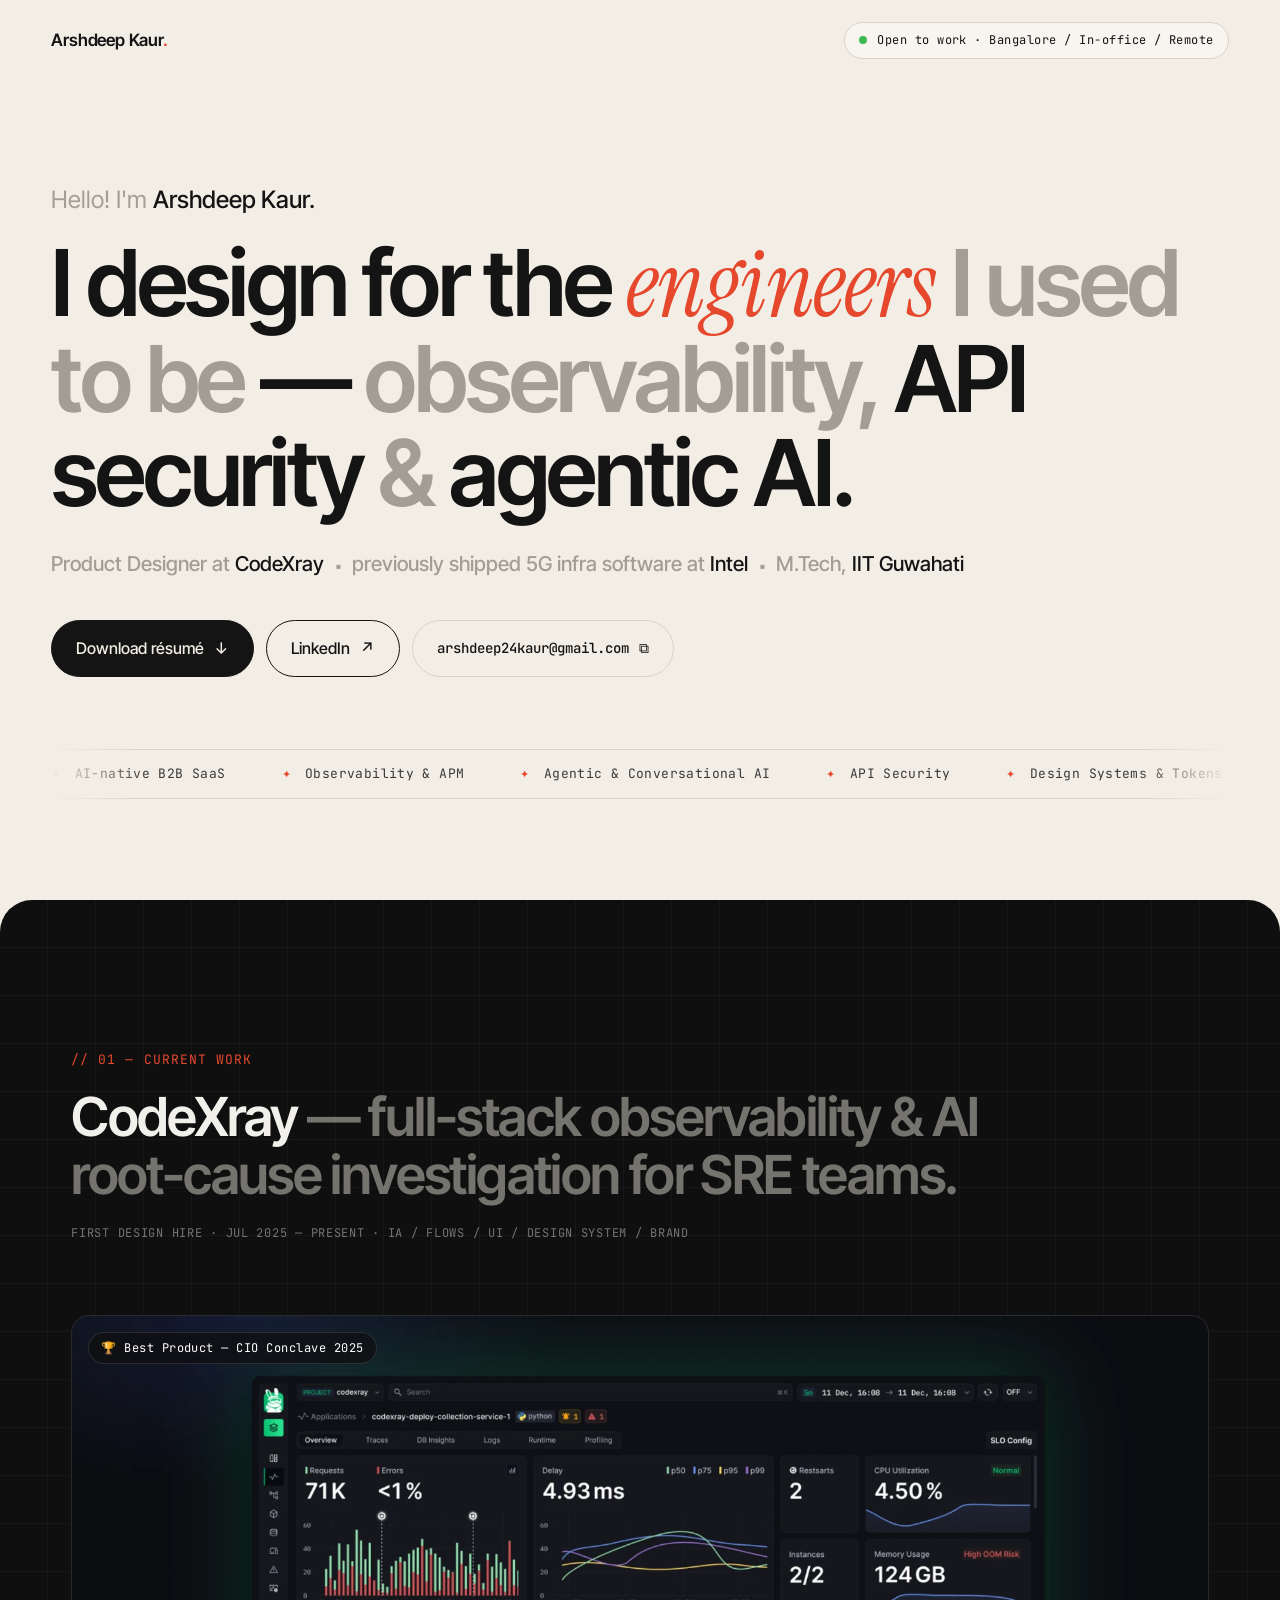
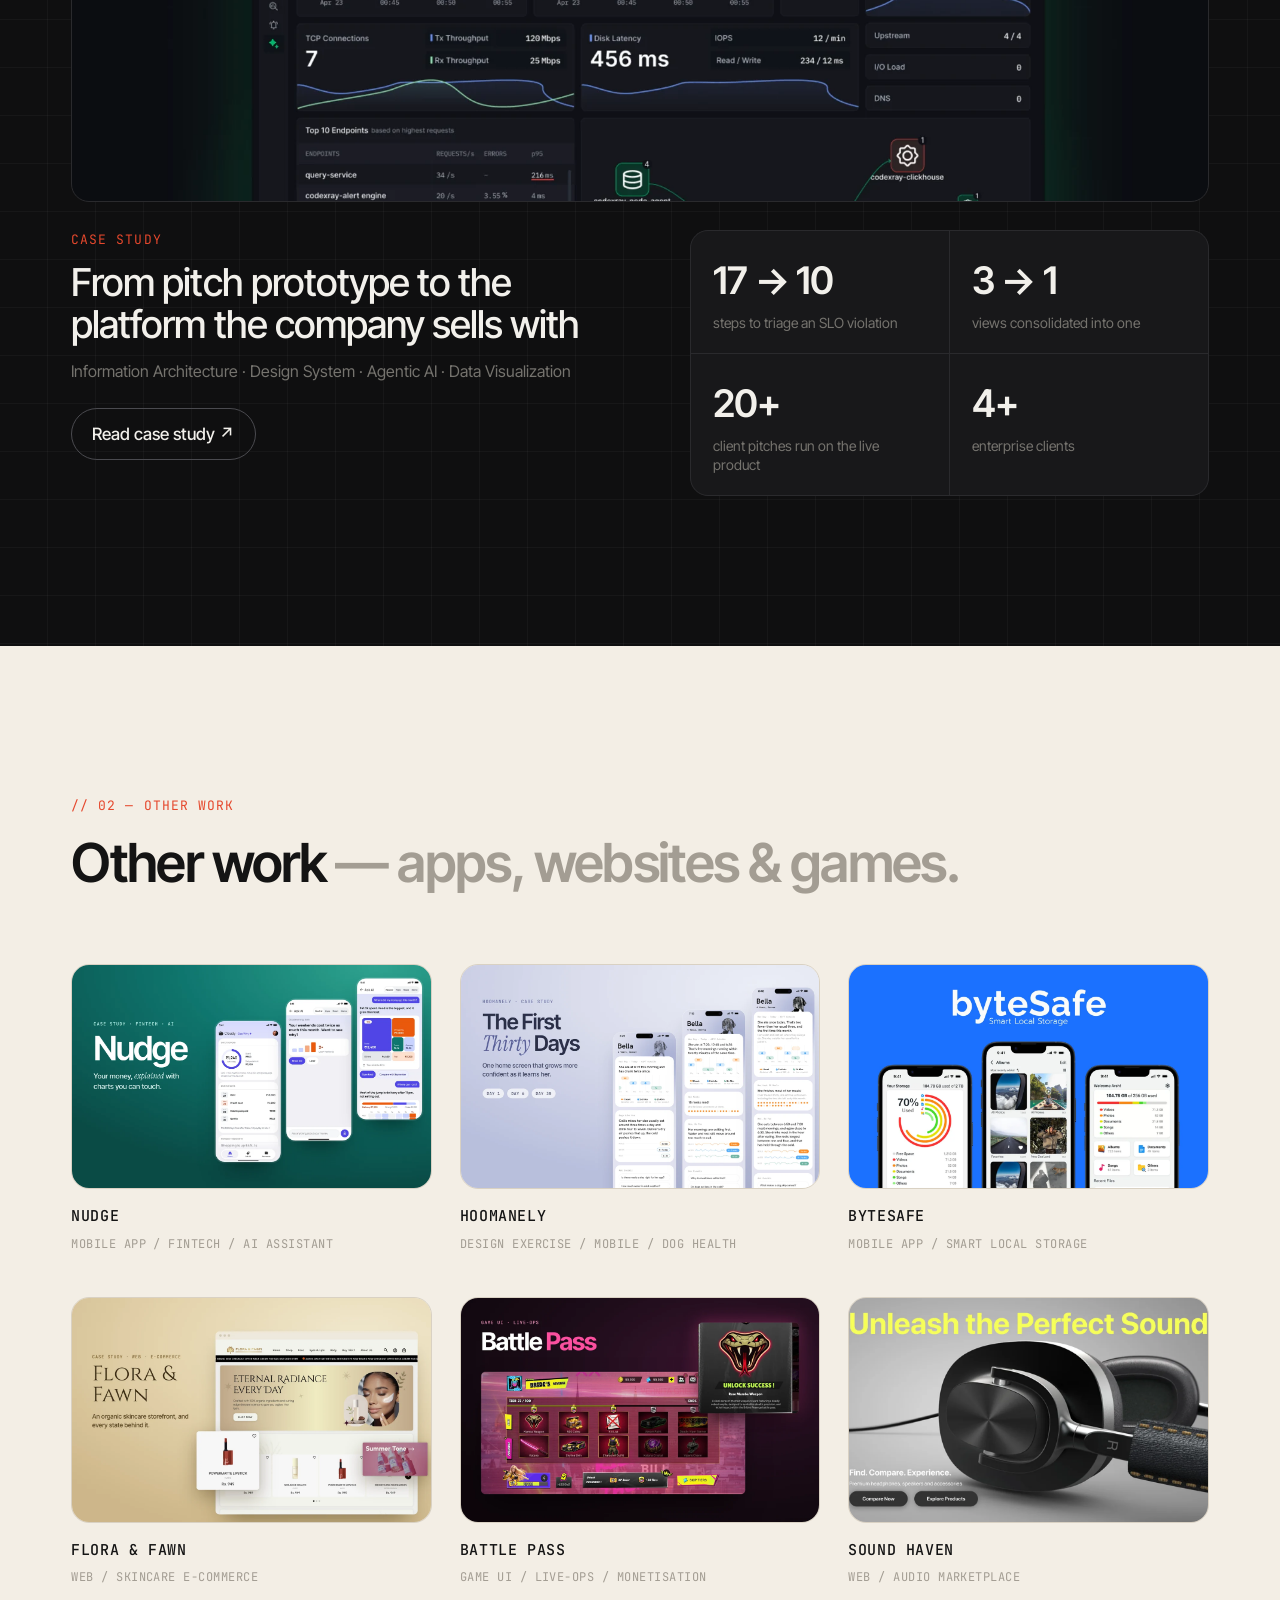
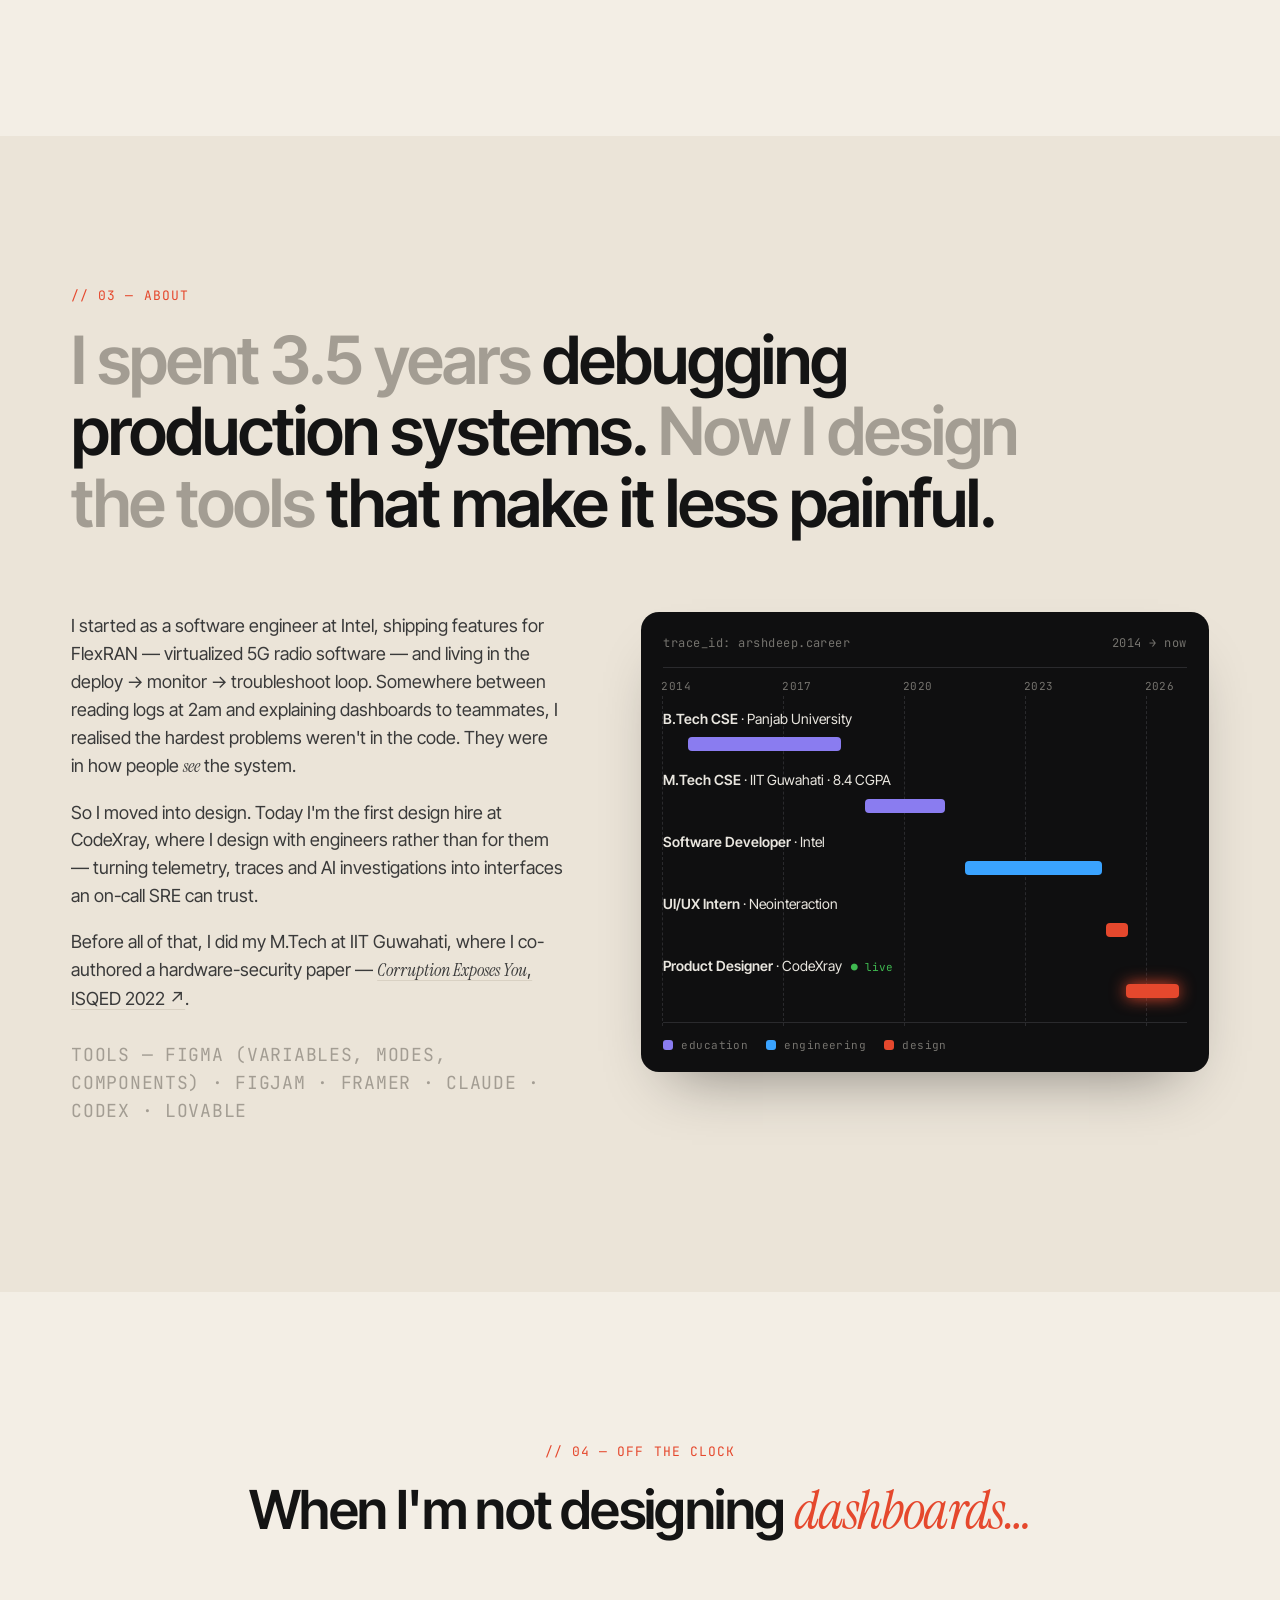
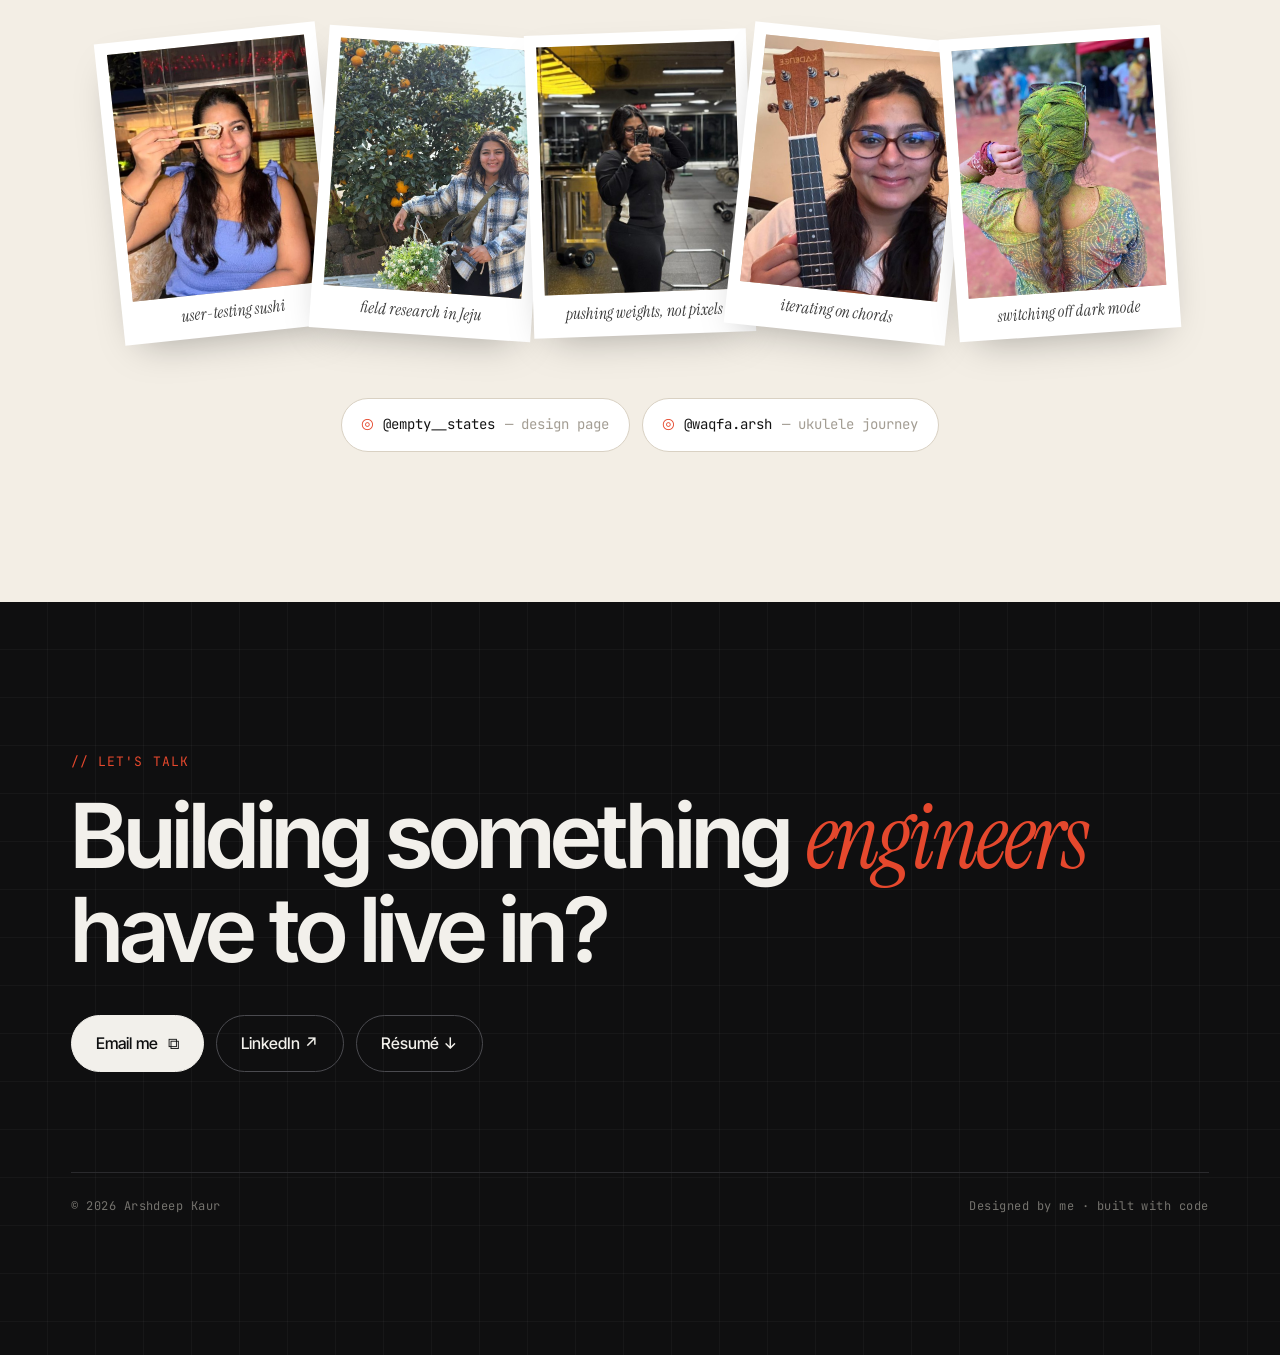
<file: index.html>
<!doctype html>
<html lang="en">
<head>
  <meta charset="utf-8" />
  <meta name="viewport" content="width=device-width, initial-scale=1" />
  <title>Arshdeep Kaur — Product Designer</title>
  <meta name="description" content="Product designer and former software engineer designing AI-native, data-heavy B2B products for technical users: observability, API security and agentic AI." />
  <link rel="preconnect" href="https://fonts.googleapis.com" />
  <link rel="preconnect" href="https://fonts.gstatic.com" crossorigin />
  <link href="https://fonts.googleapis.com/css2?family=Instrument+Serif:ital@0;1&family=Inter+Tight:wght@400;500;600;700&family=JetBrains+Mono:wght@400;500&display=swap" rel="stylesheet" />
  <link rel="stylesheet" href="styles.css?v=8" />
</head>
<body>

  <!-- ───────────── TOP BAR ───────────── -->
  <header class="topbar">
    <a href="#top" class="logo">Arshdeep Kaur<span class="logo-dot">.</span></a>
    <div class="status"><span class="pulse"></span> Open to work · Bangalore / In-office / Remote</div>
  </header>

  <main id="top">

    <!-- ───────────── 1. HERO (priority 1: who + resume + LinkedIn + email) ───────────── -->
    <section class="hero">
      <p class="hello">Hello! I'm <strong>Arshdeep Kaur.</strong></p>
      <h1 class="headline">
        I design for the <em>engineers</em> <span class="dim">I used to be</span> —
        <span class="dim">observability,</span> API security <span class="dim">&amp;</span> agentic AI.
      </h1>
      <p class="sub">
        <span class="dim">Product Designer at</span> CodeXray <span class="sep">▪</span>
        <span class="dim">previously shipped 5G infra software at</span> Intel <span class="sep">▪</span>
        <span class="dim">M.Tech,</span> IIT Guwahati
      </p>

      <div class="cta-row">
        <a class="btn btn-primary" href="assets/Arshdeep_Kaur_CV.pdf" target="_blank" rel="noopener">
          Download résumé <span aria-hidden="true">↓</span>
        </a>
        <a class="btn" href="https://www.linkedin.com/in/24arsh/" target="_blank" rel="noopener">
          LinkedIn <span aria-hidden="true">↗</span>
        </a>
        <button class="btn btn-ghost copy-email" data-email="arshdeep24kaur@gmail.com">
          <span class="copy-label">arshdeep24kaur@gmail.com</span> <span aria-hidden="true">⧉</span>
        </button>
      </div>

      <!-- What I design for: domains & skills -->
      <div class="ticker" aria-label="What I design for">
        <div class="ticker-track">
          <span>AI-native B2B SaaS</span>
          <span>Observability &amp; APM</span>
          <span>Agentic &amp; Conversational AI</span>
          <span>API Security</span>
          <span>Design Systems &amp; Tokens</span>
          <span>Data Visualization</span>
          <span>Accessibility (WCAG 2.2 AA)</span>
          <span>Information Architecture</span>
          <span>Interaction Design</span>
          <span>Web &amp; Mobile UI</span>
          <span>User Interviews</span>
          <span>Usability Testing</span>
          <span>Prototyping</span>
          <span>Design Reviews &amp; Mentoring</span>
          <!-- duplicated for seamless loop -->
          <span aria-hidden="true">AI-native B2B SaaS</span>
          <span aria-hidden="true">Observability &amp; APM</span>
          <span aria-hidden="true">Agentic &amp; Conversational AI</span>
          <span aria-hidden="true">API Security</span>
          <span aria-hidden="true">Design Systems &amp; Tokens</span>
          <span aria-hidden="true">Data Visualization</span>
          <span aria-hidden="true">Accessibility (WCAG 2.2 AA)</span>
          <span aria-hidden="true">Information Architecture</span>
          <span aria-hidden="true">Interaction Design</span>
          <span aria-hidden="true">Web &amp; Mobile UI</span>
          <span aria-hidden="true">User Interviews</span>
          <span aria-hidden="true">Usability Testing</span>
          <span aria-hidden="true">Prototyping</span>
          <span aria-hidden="true">Design Reviews &amp; Mentoring</span>
        </div>
      </div>
    </section>

    <!-- ───────────── 2. CURRENT WORK — CodeXray (priority 1) ───────────── -->
    <section id="work" class="work dark">
      <div class="wrap">
        <div class="section-head">
          <p class="label">// 01 — CURRENT WORK</p>
          <h2>CodeXray <span class="dim">— full-stack observability &amp; AI root-cause investigation for SRE teams.</span></h2>
          <p class="meta">FIRST DESIGN HIRE · JUL 2025 — PRESENT · IA / FLOWS / UI / DESIGN SYSTEM / BRAND</p>
        </div>

        <!-- Case study page: codexray.html (slides in assets/case-studies/codexray-web/) -->
        <a class="feature" href="codexray.html" target="_blank" rel="noopener">
          <div class="cover" style="--img:url('assets/work/codexray-cover.webp');--pos:center top">
            <span class="badge">🏆 Best Product — CIO Conclave 2025</span>
          </div>
          <div class="feature-body">
            <div>
              <p class="num">CASE STUDY</p>
              <h3>From pitch prototype to the platform the company sells with</h3>
              <p class="tags">Information Architecture · Design System · Agentic AI · Data Visualization</p>
              <span class="read-link">Read case study ↗</span>
            </div>
            <ul class="stats">
              <li><b>17 → 10</b><span>steps to triage an SLO violation</span></li>
              <li><b>3 → 1</b><span>views consolidated into one</span></li>
              <li><b>20+</b><span>client pitches run on the live product</span></li>
              <li><b>4+</b><span>enterprise clients</span></li>
            </ul>
          </div>
        </a>
      </div>
    </section>

    <!-- ───────────── 3. OTHER WORK (priority 2) ───────────── -->
    <section id="projects" class="projects">
      <div class="wrap">
        <div class="section-head">
          <p class="label">// 02 — OTHER WORK</p>
          <h2>Other work <span class="dim">— apps, websites &amp; games.</span></h2>
        </div>

        <!-- Each card: cover in assets/work/, case study PDF in assets/case-studies/ -->
        <div class="proj-grid">
          <a class="proj" href="nudge.html" target="_blank" rel="noopener" style="--c:#0f766e">
            <div class="shot"><img src="assets/work/nudge-cover-2.webp" width="1200" height="750" alt="Nudge — a personal finance app with an AI assistant" loading="lazy" /></div>
            <h3>NUDGE</h3>
            <p class="mono">MOBILE APP / FINTECH / AI ASSISTANT</p>
          </a>
          <a class="proj" href="hoomanely.html" target="_blank" rel="noopener" style="--c:#59609a">
            <div class="shot"><img src="assets/work/hoomanely-cover-periwinkle.webp" width="1200" height="750" alt="Hoomanely — The first thirty days of a dog health membership" loading="lazy" /></div>
            <h3>HOOMANELY</h3>
            <p class="mono">DESIGN EXERCISE / MOBILE / DOG HEALTH</p>
          </a>
          <a class="proj" href="bytesafe.html" target="_blank" rel="noopener" style="--c:#1c71ff">
            <div class="shot"><img src="assets/work/bytesafe.webp" width="1200" height="755" alt="byteSafe — Making on-device storage legible" loading="lazy" /></div>
            <h3>BYTESAFE</h3>
            <p class="mono">MOBILE APP / SMART LOCAL STORAGE</p>
          </a>
          <a class="proj" href="flora-n-fawn.html" target="_blank" rel="noopener" style="--c:#a8823f">
            <div class="shot"><img src="assets/work/flora-n-fawn-cover.webp" width="1200" height="750" alt="Flora &amp; Fawn — an organic skincare storefront and its components" loading="lazy" /></div>
            <h3>FLORA &amp; FAWN</h3>
            <p class="mono">WEB / SKINCARE E-COMMERCE</p>
          </a>
          <a class="proj" href="battle-pass.html" target="_blank" rel="noopener" style="--c:#d6337f">
            <div class="shot"><img src="assets/work/battle-pass-cover.webp" width="1200" height="750" alt="Battle Pass — a seasonal reward system for a game" loading="lazy" /></div>
            <h3>BATTLE PASS</h3>
            <p class="mono">GAME UI / LIVE-OPS / MONETISATION</p>
          </a>
          <a class="proj" href="sound-haven.html" target="_blank" rel="noopener" style="--c:#8a8f00">
            <div class="shot"><img src="assets/work/sound-haven.webp" width="1200" height="686" alt="Sound Haven — an audio marketplace landing page" loading="lazy" /></div>
            <h3>SOUND HAVEN</h3>
            <p class="mono">WEB / AUDIO MARKETPLACE</p>
          </a>
<!-- hidden until its case study is ready
          <a class="proj" href="assets/case-studies/pocketly.pdf" target="_blank" rel="noopener">
            <div class="shot"><img src="assets/work/pocketly.webp" width="1200" height="726" alt="Pocketly — Design proposals to elevate user experience" loading="lazy" /></div>
            <h3>POCKETLY</h3>
            <p class="mono">FINTECH / UX PROPOSALS / KYC &amp; DISBURSEMENT FLOWS</p>
          </a> -->
<!-- hidden until its case study is ready
          <a class="proj" href="assets/case-studies/irctc.pdf" target="_blank" rel="noopener">
            <div class="shot"><img src="assets/work/irctc.webp" width="1200" height="900" alt="IRCTC Redesign — Rethinking train booking for India" loading="lazy" /></div>
            <h3>IRCTC REDESIGN</h3>
            <p class="mono">WEB / RESPONSIVE / BOOKING EXPERIENCE</p>
          </a> -->
<!-- hidden until its case study is ready
          <a class="proj" href="assets/case-studies/nirmaanxd.pdf" target="_blank" rel="noopener">
            <div class="shot"><img src="assets/work/nirmaanxd.webp" width="1200" height="603" alt="NirmaanXD — Plan. Visualize. Build smarter." loading="lazy" /></div>
            <h3>NIRMAANXD</h3>
            <p class="mono">NEOINTERACTION / CONSTRUCTION SAAS / WEBSITE</p>
          </a> -->
<!-- hidden until its case study is ready
          <a class="proj" href="assets/case-studies/binbuddy.pdf" target="_blank" rel="noopener">
            <div class="shot"><img src="assets/work/binbuddy.webp" width="1200" height="868" alt="BinBuddy — Turning waste segregation into a habit" loading="lazy" /></div>
            <h3>BINBUDDY</h3>
            <p class="mono">MOBILE APP / SUSTAINABILITY / COMMUNITY</p>
          </a> -->
<!-- hidden until its case study is ready
          <a class="proj" href="assets/case-studies/weapon-stat.pdf" target="_blank" rel="noopener">
            <div class="shot"><img src="assets/work/weapon-stat.webp" width="1200" height="857" alt="Weapon Stat Modal — Dense stats, read at a glance" loading="lazy" /></div>
            <h3>WEAPON STAT MODAL</h3>
            <p class="mono">GAME UI / UMP 45 / INFORMATION DESIGN</p>
          </a> -->
<!-- hidden until its case study is ready
          <a class="proj" href="assets/case-studies/giggle-galaxy.pdf" target="_blank" rel="noopener">
            <div class="shot"><img src="assets/work/giggle-galaxy.webp" width="1200" height="674" alt="Giggle Galaxy — Create happiness with toys" loading="lazy" /></div>
            <h3>GIGGLE GALAXY</h3>
            <p class="mono">WEB / TOY STORE E-COMMERCE</p>
          </a> -->

        </div>
      </div>
    </section>

    <!-- ───────────── 4. ABOUT — career as a distributed trace (priority 3) ───────────── -->
    <section id="about" class="about">
      <div class="wrap">
        <div class="section-head">
          <p class="label">// 03 — ABOUT</p>
          <h2 class="big">
            <span class="dim">I spent 3.5 years</span> debugging production systems.
            <span class="dim">Now I design the tools</span> that make it less painful.
          </h2>
        </div>

        <div class="about-cols">
          <div class="about-text">
            <p>I started as a software engineer at Intel, shipping features for FlexRAN — virtualized 5G radio software — and living in the deploy → monitor → troubleshoot loop. Somewhere between reading logs at 2am and explaining dashboards to teammates, I realised the hardest problems weren't in the code. They were in how people <em>see</em> the system.</p>
            <p>So I moved into design. Today I'm the first design hire at CodeXray, where I design with engineers rather than for them — turning telemetry, traces and AI investigations into interfaces an on-call SRE can trust.</p>
            <p>Before all of that, I did my M.Tech at IIT Guwahati, where I co-authored a hardware-security paper — <a class="text-link" href="https://ieeexplore.ieee.org/document/9806219" target="_blank" rel="noopener"><em>Corruption Exposes You</em>, ISQED 2022 ↗</a>.</p>
            <p class="mono small">TOOLS — FIGMA (VARIABLES, MODES, COMPONENTS) · FIGJAM · FRAMER · CLAUDE · CODEX · LOVABLE</p>
          </div>

          <!-- Career rendered as a trace waterfall — fitting for an observability designer -->
          <div class="trace" aria-label="Career timeline">
            <div class="trace-head mono">
              <span>trace_id: arshdeep.career</span><span>2014 → now</span>
            </div>
            <div class="trace-axis mono"><span style="--at:0">2014</span><span style="--at:3">2017</span><span style="--at:6">2020</span><span style="--at:9">2023</span><span style="--at:12">2026</span></div>

            <div class="span" style="--s:0.6;--e:4.4" data-kind="edu">
              <div class="span-label"><b>B.Tech CSE</b> · Panjab University</div>
              <div class="span-bar"><i></i></div>
            </div>
            <div class="span" style="--s:5;--e:7" data-kind="edu">
              <div class="span-label"><b>M.Tech CSE</b> · IIT Guwahati · 8.4 CGPA</div>
              <div class="span-bar"><i></i></div>
            </div>
            <div class="span" style="--s:7.5;--e:10.9" data-kind="eng">
              <div class="span-label"><b>Software Developer</b> · Intel</div>
              <div class="span-bar"><i></i></div>
            </div>
            <div class="span" style="--s:11;--e:11.55" data-kind="design">
              <div class="span-label"><b>UI/UX Intern</b> · Neointeraction</div>
              <div class="span-bar"><i></i></div>
            </div>
            <div class="span live" style="--s:11.5;--e:12.8" data-kind="design">
              <div class="span-label"><b>Product Designer</b> · CodeXray <span class="live-tag">● live</span></div>
              <div class="span-bar"><i></i></div>
            </div>

            <div class="trace-legend mono">
              <span data-kind="edu">education</span><span data-kind="eng">engineering</span><span data-kind="design">design</span>
            </div>
          </div>
        </div>
      </div>
    </section>

    <!-- ───────────── 5. LIFE / PERSONAL (priority 4) ───────────── -->
    <section id="life" class="life">
      <div class="wrap">
        <div class="section-head center">
          <p class="label">// 04 — OFF THE CLOCK</p>
          <h2>When I'm not designing <span class="serif">dashboards…</span></h2>
        </div>

        <!--
          Replace photos: drop images in assets/life/ and update --img.
          Edit the caption text under each polaroid.
        -->
        <div class="polaroids">
          <figure class="polaroid" style="--r:-6deg;--img:url('assets/life/sushi.jpg');--pos:50% 35%"><div class="pic"></div><figcaption>user-testing sushi</figcaption></figure>
          <figure class="polaroid" style="--r:4deg;--img:url('assets/life/jeju.jpg');--pos:60% 40%"><div class="pic"></div><figcaption>field research in Jeju</figcaption></figure>
          <figure class="polaroid" style="--r:-2deg;--img:url('assets/life/gym.jpg');--pos:50% 40%"><div class="pic"></div><figcaption>pushing weights, not pixels</figcaption></figure>
          <figure class="polaroid" style="--r:6deg;--img:url('assets/life/ukulele.jpg');--pos:50% 40%"><div class="pic"></div><figcaption>iterating on chords</figcaption></figure>
          <figure class="polaroid" style="--r:-4deg;--img:url('assets/life/holi.jpg');--pos:50% 30%"><div class="pic"></div><figcaption>switching off dark mode</figcaption></figure>
        </div>

        <div class="insta-row">
          <a class="insta" href="https://instagram.com/empty__states" target="_blank" rel="noopener">
            <span class="insta-ico">◎</span> @empty__states <span class="dim">— design page</span>
          </a>
          <a class="insta" href="https://instagram.com/waqfa.arsh" target="_blank" rel="noopener">
            <span class="insta-ico">◎</span> @waqfa.arsh <span class="dim">— ukulele journey</span>
          </a>
        </div>
      </div>
    </section>

    <!-- ───────────── CONTACT ───────────── -->
    <section id="contact" class="contact dark">
      <div class="wrap">
        <p class="label">// LET'S TALK</p>
        <h2 class="contact-title">Building something <em>engineers</em> have to live in?</h2>
        <div class="cta-row">
          <button class="btn btn-primary light copy-email" data-email="arshdeep24kaur@gmail.com">Email me <span aria-hidden="true">⧉</span></button>
          <a class="btn light-outline" href="https://www.linkedin.com/in/24arsh/" target="_blank" rel="noopener">LinkedIn ↗</a>
          <a class="btn light-outline" href="assets/Arshdeep_Kaur_CV.pdf" target="_blank" rel="noopener">Résumé ↓</a>
        </div>
        <footer class="foot mono">
          <span>© 2026 Arshdeep Kaur</span>
          <span>Designed by me · built with code</span>
        </footer>
      </div>
    </section>
  </main>

  <!-- ───────────── FLOATING DOCK NAV ───────────── -->
  <nav class="dock" aria-label="Sections">
    <a href="#work">Work</a>
    <a href="#projects">Projects</a>
    <a href="#about">About</a>
    <a href="#life">Life</a>
    <a class="dock-cta" href="assets/Arshdeep_Kaur_CV.pdf" target="_blank" rel="noopener">Résumé ↓</a>
  </nav>

  <div class="toast" role="status" aria-live="polite"></div>

  <script src="script.js?v=8"></script>
</body>
</html>
</file>
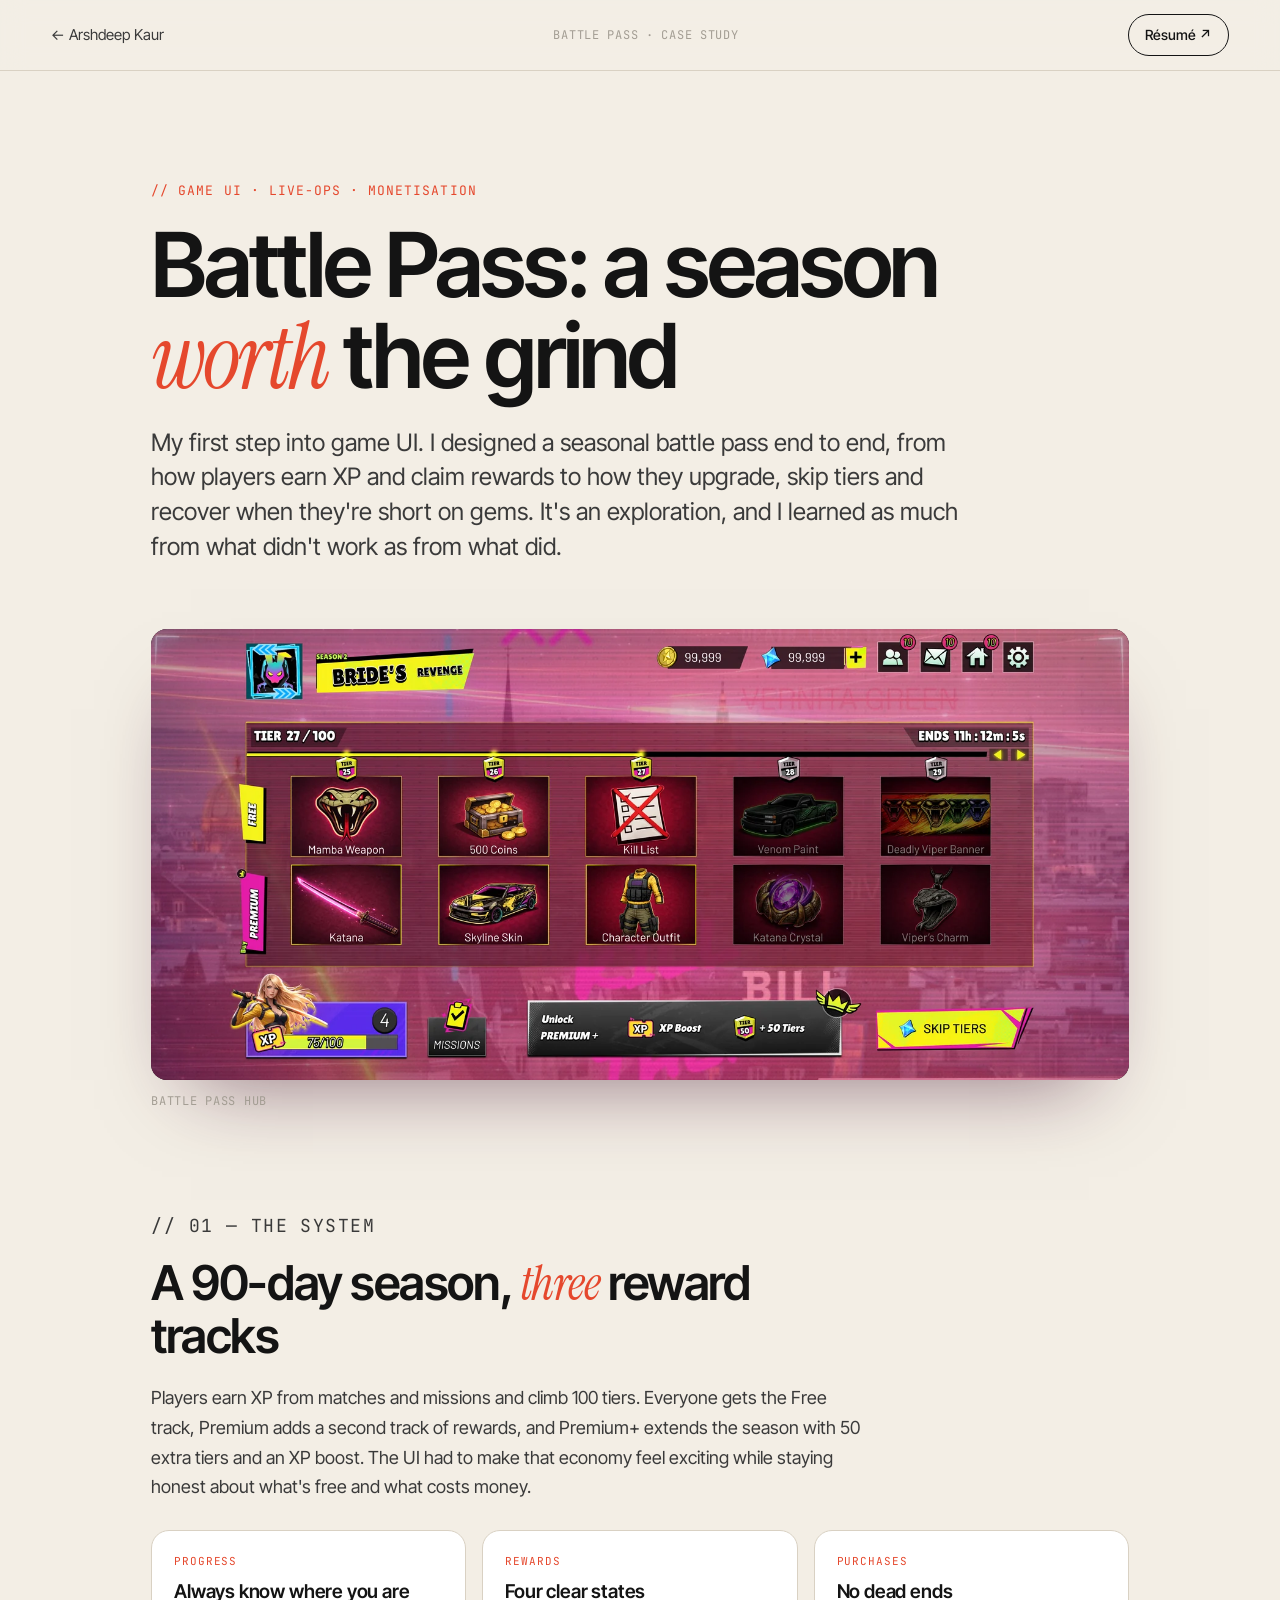
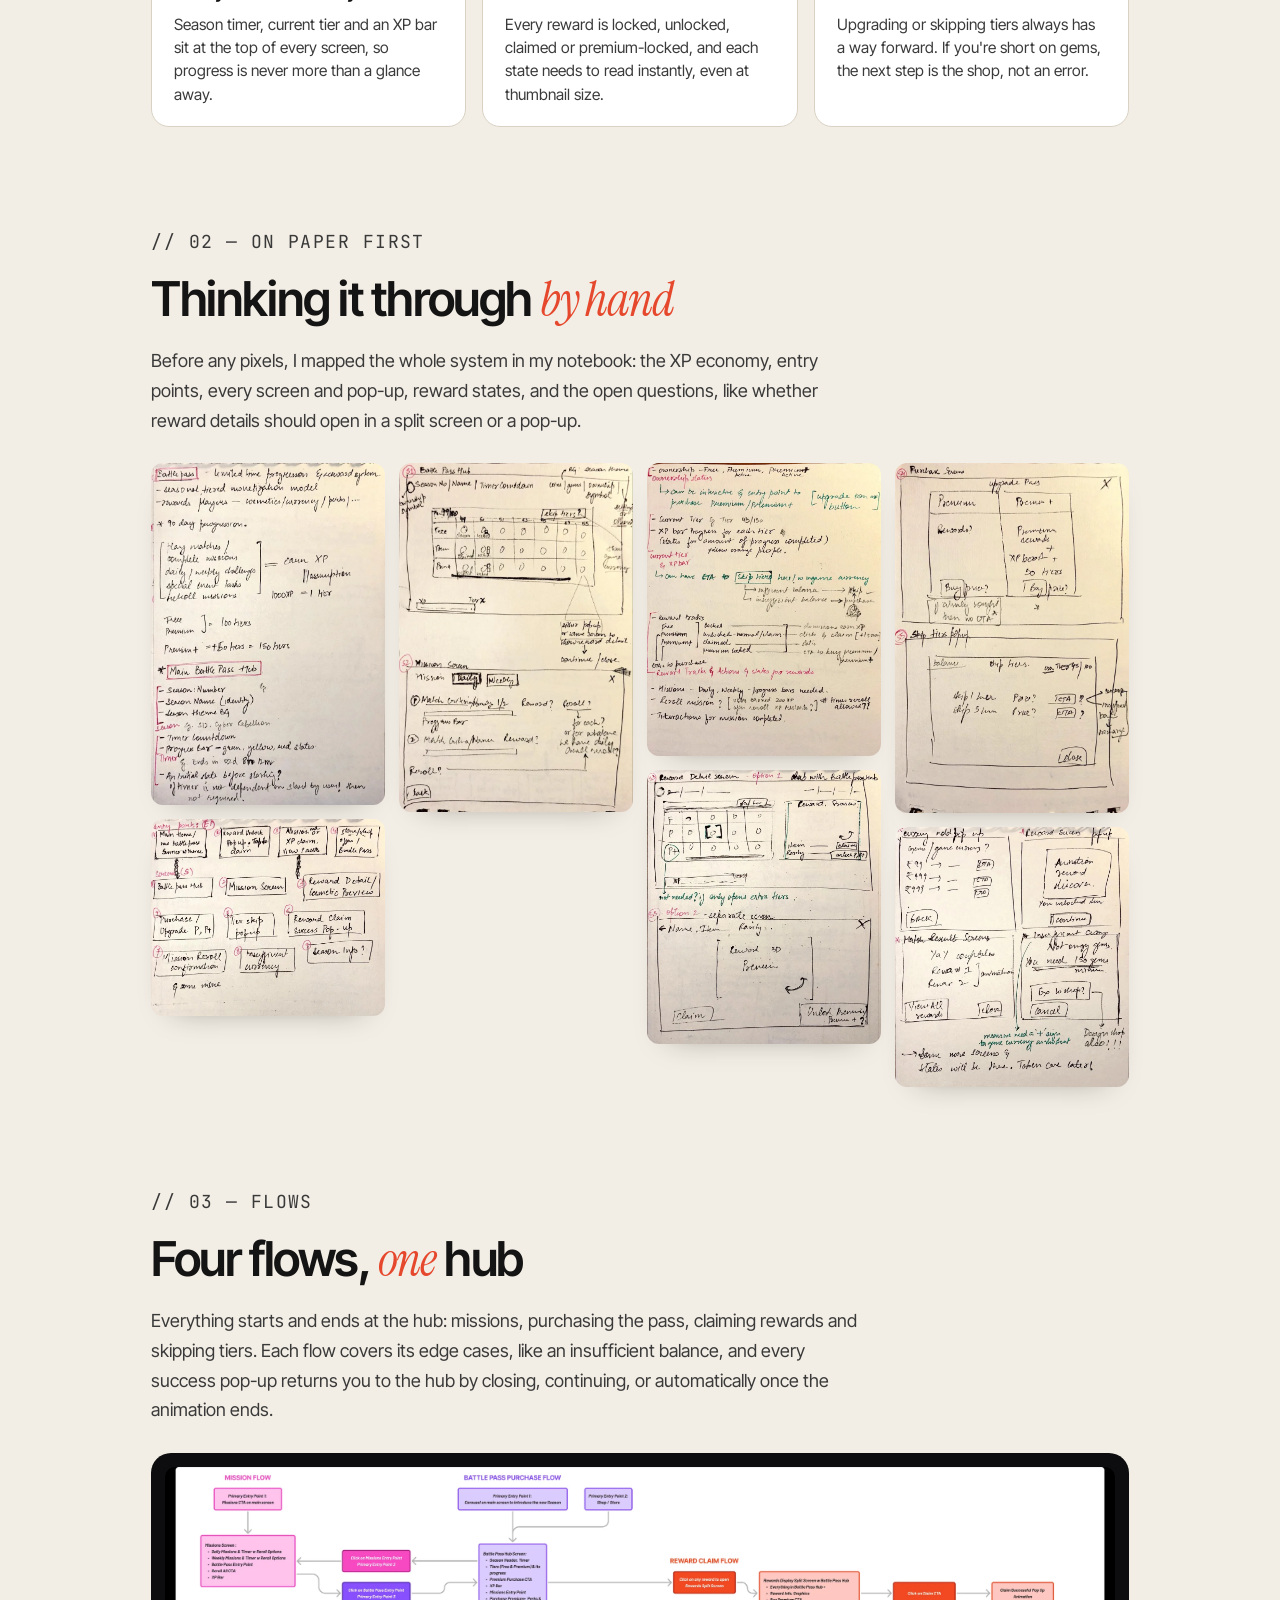
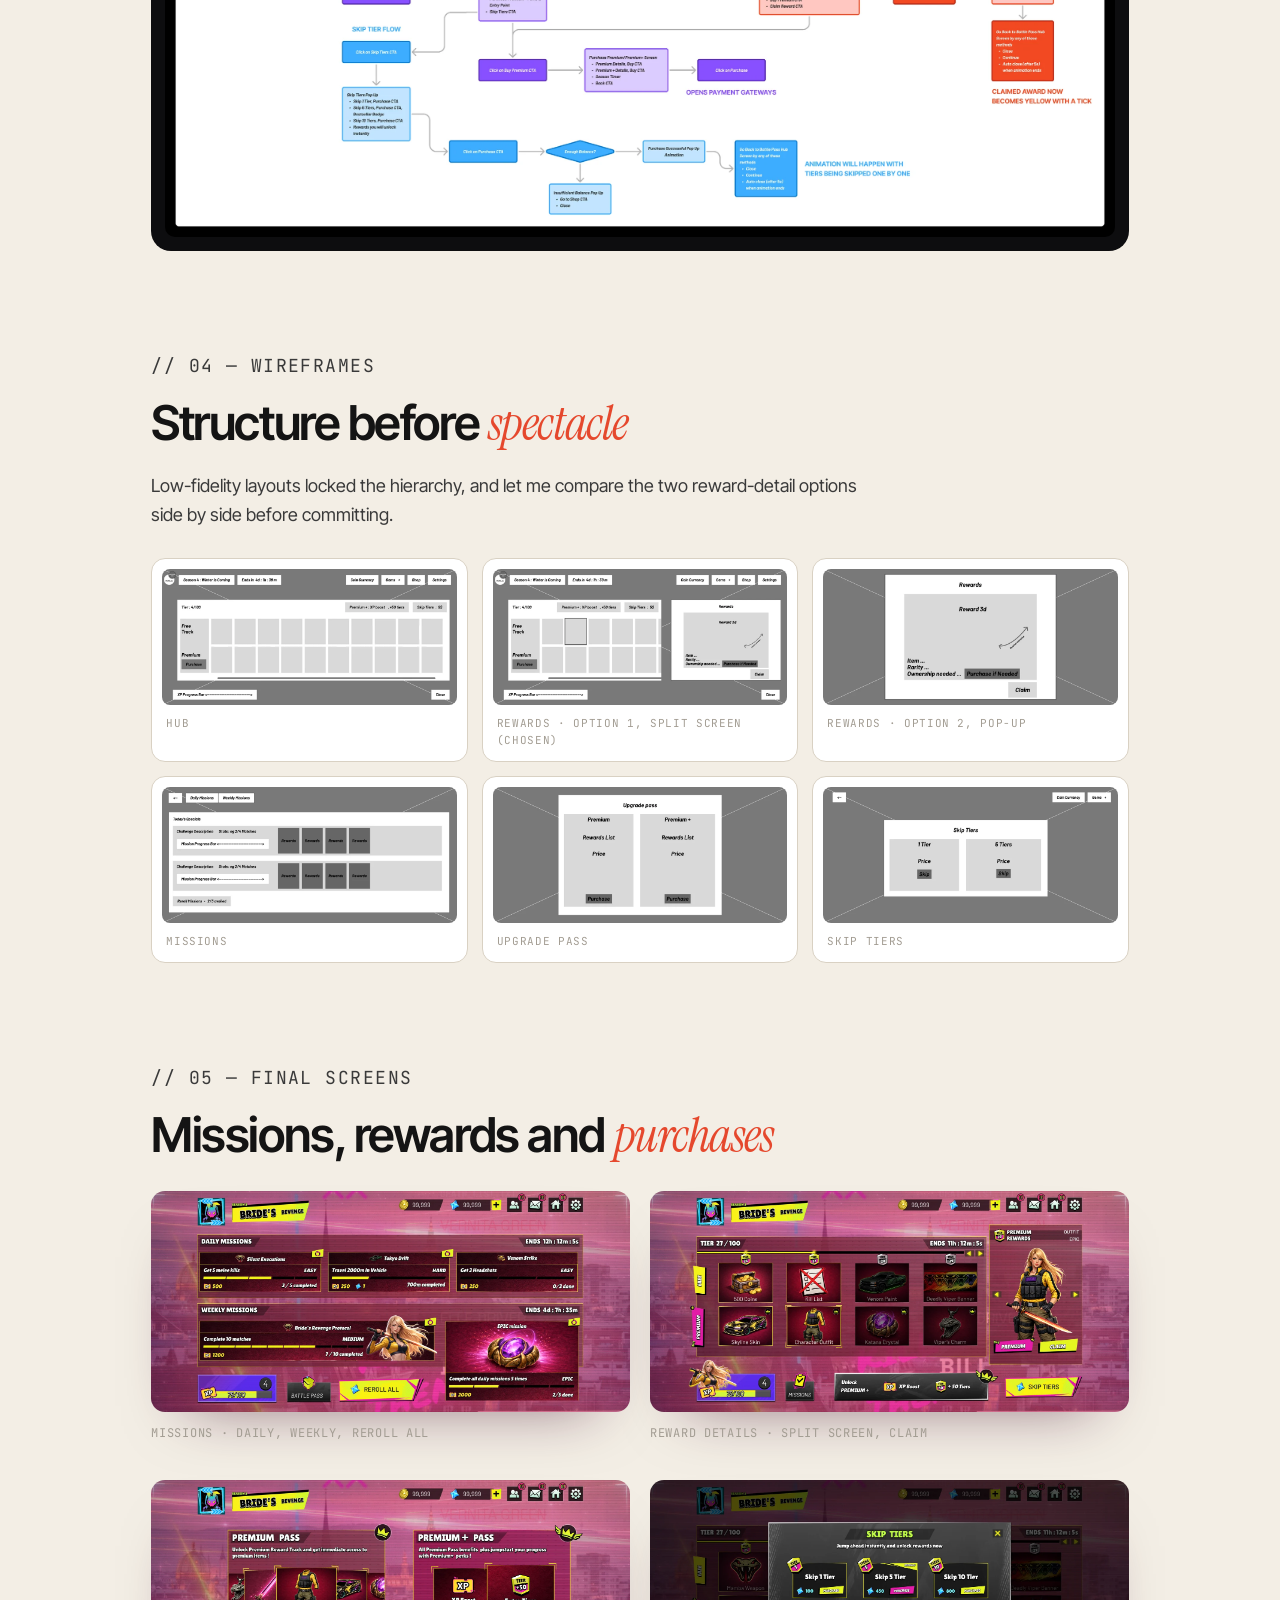
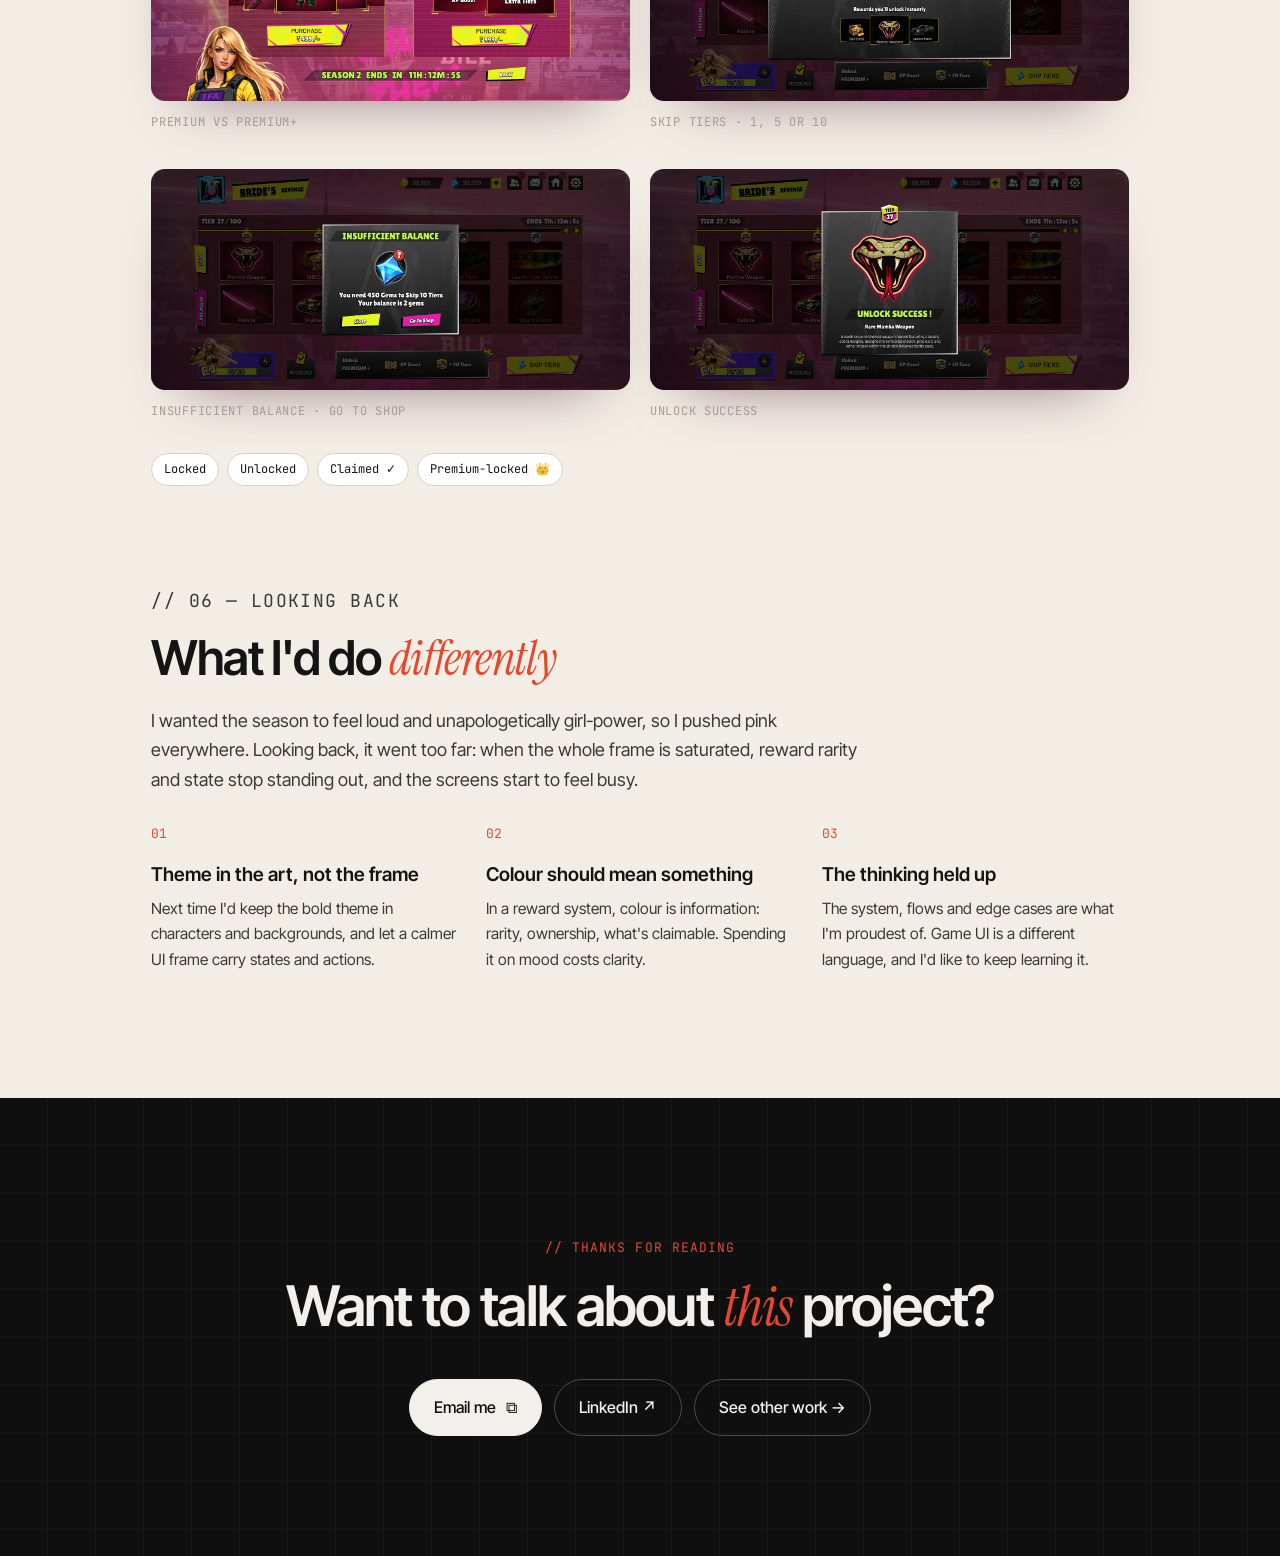
<file: battle-pass.html>
<!doctype html>
<html lang="en">
<head>
  <meta charset="utf-8" />
  <meta name="viewport" content="width=device-width, initial-scale=1" />
  <title>Battle Pass Case Study — Arshdeep Kaur</title>
  <meta name="description" content="Battle Pass: an exploration in game UI, from paper sketches and flows to a seasonal reward system — by Arshdeep Kaur." />
  <link rel="preconnect" href="https://fonts.googleapis.com" />
  <link rel="preconnect" href="https://fonts.gstatic.com" crossorigin />
  <link href="https://fonts.googleapis.com/css2?family=Instrument+Serif:ital@0;1&family=Inter+Tight:wght@400;500;600;700&family=JetBrains+Mono:wght@400;500&display=swap" rel="stylesheet" />
  <link rel="stylesheet" href="styles.css?v=8" />
  <link rel="stylesheet" href="case-study.css?v=8" />
  <style>
    /* ── Battle Pass page ── */
    .screen { border-radius: 16px; overflow: hidden; box-shadow: 0 40px 80px -40px rgba(60,10,40,.55); background: #1b0f18; }
    .screen img, .shot-row img, .wf img, .sketches img, .flows img { display: block; width: 100%; height: auto; }
    .screen + .cap, .shot-row .cap { font-family: var(--mono); font-size: 12px; letter-spacing: .06em; color: var(--dim); margin-top: 12px; }
    .shot-row { display: grid; grid-template-columns: 1fr 1fr; gap: 20px; margin-top: 28px; }
    .shot-row figure > div { border-radius: 14px; overflow: hidden; box-shadow: 0 30px 60px -36px rgba(60,10,40,.55); }

    .sketches { columns: 4; column-gap: 14px; margin-top: 28px; }
    .sketches img { margin-bottom: 14px; border-radius: 12px; break-inside: avoid; box-shadow: 0 14px 30px -22px rgba(0,0,0,.4); }

    .flows { margin-top: 28px; background: #0d0d0f; border-radius: 20px; padding: 14px; overflow-x: auto; }
    .flows img { min-width: 900px; border-radius: 10px; }

    .wf { display: grid; grid-template-columns: repeat(3, 1fr); gap: 14px; margin-top: 28px; }
    .wf figure { background: #fff; border: 1px solid var(--line); border-radius: 14px; padding: 10px; }
    .wf img { border-radius: 8px; }
    .wf figcaption { font-family: var(--mono); font-size: 11px; letter-spacing: .06em; color: var(--dim); margin: 10px 4px 2px; }

    .states-legend { display: flex; flex-wrap: wrap; gap: 8px; margin-top: 16px; }
    .states-legend span { font-family: var(--mono); font-size: 12px; padding: 6px 12px; border-radius: 999px; background: #fff; border: 1px solid var(--line); }

    @media (max-width: 860px) {
      .shot-row, .wf { grid-template-columns: 1fr; }
      .sketches { columns: 2; }
    }
  </style>
</head>
<body>

  <header class="cs-bar">
    <a class="back" href="index.html">← Arshdeep Kaur</a>
    <span class="title">BATTLE PASS · CASE STUDY</span>
    <a class="btn" href="assets/Arshdeep_Kaur_CV.pdf" target="_blank" rel="noopener">Résumé ↗</a>
  </header>

  <main>
    <!-- ───────────── Hero ───────────── -->
    <div class="cs-wrap cs-hero">
      <p class="label">// GAME UI · LIVE-OPS · MONETISATION</p>
      <h1>Battle Pass: a season <em>worth</em> the grind</h1>
      <p class="lede">
        My first step into game UI. I designed a seasonal battle pass end to end, from how players earn XP and claim rewards
        to how they upgrade, skip tiers and recover when they're short on gems. It's an exploration, and I learned as much
        from what didn't work as from what did.
      </p>
    </div>

    <div class="cs-wrap">
      <div class="screen"><img src="assets/case-studies/battle-pass-web/hub.webp" width="1600" height="739" alt="Battle pass hub: season header and timer, tier progress, free and premium reward tracks, and actions to unlock premium or skip tiers" /></div>
      <p class="cap">BATTLE PASS HUB</p>
    </div>

    <!-- ───────────── 01 The system ───────────── -->
    <section class="cs-section">
      <div class="cs-wrap">
        <div class="cs-narrow">
          <p class="label">// 01 — THE SYSTEM</p>
          <h2>A 90-day season, <em>three</em> reward tracks</h2>
          <p>
            Players earn XP from matches and missions and climb 100 tiers. Everyone gets the Free track, Premium adds a second
            track of rewards, and Premium+ extends the season with 50 extra tiers and an XP boost. The UI had to make that
            economy feel exciting while staying honest about what's free and what costs money.
          </p>
        </div>
        <div class="cards">
          <div class="card"><p class="k">Progress</p><h4>Always know where you are</h4><p>Season timer, current tier and an XP bar sit at the top of every screen, so progress is never more than a glance away.</p></div>
          <div class="card"><p class="k">Rewards</p><h4>Four clear states</h4><p>Every reward is locked, unlocked, claimed or premium-locked, and each state needs to read instantly, even at thumbnail size.</p></div>
          <div class="card"><p class="k">Purchases</p><h4>No dead ends</h4><p>Upgrading or skipping tiers always has a way forward. If you're short on gems, the next step is the shop, not an error.</p></div>
        </div>
      </div>
    </section>

    <!-- ───────────── 02 Paper ───────────── -->
    <section class="cs-section">
      <div class="cs-wrap">
        <div class="cs-narrow">
          <p class="label">// 02 — ON PAPER FIRST</p>
          <h2>Thinking it through <em>by hand</em></h2>
          <p>
            Before any pixels, I mapped the whole system in my notebook: the XP economy, entry points, every screen and pop-up,
            reward states, and the open questions, like whether reward details should open in a split screen or a pop-up.
          </p>
        </div>
        <div class="sketches">
          <img src="assets/case-studies/battle-pass-web/sketch-3.webp" alt="Notes on the battle pass system: 90-day progression, XP sources, free and premium tiers" loading="lazy" />
          <img src="assets/case-studies/battle-pass-web/sketch-2.webp" alt="List of entry points and screens to design" loading="lazy" />
          <img src="assets/case-studies/battle-pass-web/sketch-4.webp" alt="Sketch of the battle pass hub and mission screen" loading="lazy" />
          <img src="assets/case-studies/battle-pass-web/sketch-5.webp" alt="Notes on ownership states, XP bar, reward tracks and missions" loading="lazy" />
          <img src="assets/case-studies/battle-pass-web/sketch-6.webp" alt="Two options for reward details: split screen or separate pop-up" loading="lazy" />
          <img src="assets/case-studies/battle-pass-web/sketch-7.webp" alt="Sketches of the upgrade pass screen and skip tiers pop-up" loading="lazy" />
          <img src="assets/case-studies/battle-pass-web/sketch-1.webp" alt="Sketches of reward success and insufficient currency pop-ups" loading="lazy" />
        </div>
      </div>
    </section>

    <!-- ───────────── 03 Flows ───────────── -->
    <section class="cs-section">
      <div class="cs-wrap">
        <div class="cs-narrow">
          <p class="label">// 03 — FLOWS</p>
          <h2>Four flows, <em>one</em> hub</h2>
          <p>
            Everything starts and ends at the hub: missions, purchasing the pass, claiming rewards and skipping tiers.
            Each flow covers its edge cases, like an insufficient balance, and every success pop-up returns you to the hub
            by closing, continuing, or automatically once the animation ends.
          </p>
        </div>
        <div class="flows"><img src="assets/case-studies/battle-pass-web/flows.webp" width="2400" height="935" alt="Flow diagram: mission flow, battle pass purchase flow, reward claim flow and skip tier flow" loading="lazy" /></div>
      </div>
    </section>

    <!-- ───────────── 04 Wireframes ───────────── -->
    <section class="cs-section">
      <div class="cs-wrap">
        <div class="cs-narrow">
          <p class="label">// 04 — WIREFRAMES</p>
          <h2>Structure before <em>spectacle</em></h2>
          <p>Low-fidelity layouts locked the hierarchy, and let me compare the two reward-detail options side by side before committing.</p>
        </div>
        <div class="wf">
          <figure><img src="assets/case-studies/battle-pass-web/wf-hub.webp" alt="Wireframe: battle pass hub" loading="lazy" /><figcaption>HUB</figcaption></figure>
          <figure><img src="assets/case-studies/battle-pass-web/wf-reward-split.webp" alt="Wireframe: reward details as a split screen" loading="lazy" /><figcaption>REWARDS · OPTION 1, SPLIT SCREEN (CHOSEN)</figcaption></figure>
          <figure><img src="assets/case-studies/battle-pass-web/wf-reward-popup.webp" alt="Wireframe: reward details as a pop-up" loading="lazy" /><figcaption>REWARDS · OPTION 2, POP-UP</figcaption></figure>
          <figure><img src="assets/case-studies/battle-pass-web/wf-missions.webp" alt="Wireframe: missions" loading="lazy" /><figcaption>MISSIONS</figcaption></figure>
          <figure><img src="assets/case-studies/battle-pass-web/wf-upgrade.webp" alt="Wireframe: upgrade pass" loading="lazy" /><figcaption>UPGRADE PASS</figcaption></figure>
          <figure><img src="assets/case-studies/battle-pass-web/wf-skip.webp" alt="Wireframe: skip tiers" loading="lazy" /><figcaption>SKIP TIERS</figcaption></figure>
        </div>
      </div>
    </section>

    <!-- ───────────── 05 Final screens ───────────── -->
    <section class="cs-section">
      <div class="cs-wrap">
        <div class="cs-narrow">
          <p class="label">// 05 — FINAL SCREENS</p>
          <h2>Missions, rewards and <em>purchases</em></h2>
        </div>

        <div class="shot-row">
          <figure><div><img src="assets/case-studies/battle-pass-web/missions.webp" width="1600" height="739" alt="Missions screen with daily and weekly missions, progress bars and reroll" loading="lazy" /></div><p class="cap">MISSIONS · DAILY, WEEKLY, REROLL ALL</p></figure>
          <figure><div><img src="assets/case-studies/battle-pass-web/reward.webp" width="1600" height="739" alt="Reward details in a split screen next to the reward tracks" loading="lazy" /></div><p class="cap">REWARD DETAILS · SPLIT SCREEN, CLAIM</p></figure>
          <figure><div><img src="assets/case-studies/battle-pass-web/premium.webp" width="1600" height="739" alt="Premium and Premium+ purchase screen" loading="lazy" /></div><p class="cap">PREMIUM VS PREMIUM+</p></figure>
          <figure><div><img src="assets/case-studies/battle-pass-web/skip.webp" width="1600" height="739" alt="Skip tiers pop-up with 1, 5 and 10 tier options" loading="lazy" /></div><p class="cap">SKIP TIERS · 1, 5 OR 10</p></figure>
          <figure><div><img src="assets/case-studies/battle-pass-web/insufficient.webp" width="1600" height="739" alt="Insufficient balance pop-up linking to the shop" loading="lazy" /></div><p class="cap">INSUFFICIENT BALANCE · GO TO SHOP</p></figure>
          <figure><div><img src="assets/case-studies/battle-pass-web/unlock-success.webp" width="1600" height="739" alt="Unlock success pop-up for a rare weapon" loading="lazy" /></div><p class="cap">UNLOCK SUCCESS</p></figure>
        </div>
        <div class="states-legend" aria-label="Reward states">
          <span>Locked</span><span>Unlocked</span><span>Claimed ✓</span><span>Premium-locked 👑</span>
        </div>
      </div>
    </section>

    <!-- ───────────── 06 Reflection ───────────── -->
    <section class="cs-section">
      <div class="cs-wrap">
        <div class="cs-narrow">
          <p class="label">// 06 — LOOKING BACK</p>
          <h2>What I'd do <em>differently</em></h2>
          <p>
            I wanted the season to feel loud and unapologetically girl-power, so I pushed pink everywhere. Looking back, it went
            too far: when the whole frame is saturated, reward rarity and state stop standing out, and the screens start to feel busy.
          </p>
        </div>
        <div class="learn">
          <div><p class="n">01</p><h4>Theme in the art, not the frame</h4><p>Next time I'd keep the bold theme in characters and backgrounds, and let a calmer UI frame carry states and actions.</p></div>
          <div><p class="n">02</p><h4>Colour should mean something</h4><p>In a reward system, colour is information: rarity, ownership, what's claimable. Spending it on mood costs clarity.</p></div>
          <div><p class="n">03</p><h4>The thinking held up</h4><p>The system, flows and edge cases are what I'm proudest of. Game UI is a different language, and I'd like to keep learning it.</p></div>
        </div>
      </div>
    </section>
  </main>

  <section class="cs-end dark">
    <p class="label">// THANKS FOR READING</p>
    <h2>Want to talk about <em>this</em> project?</h2>
    <div class="cta-row">
      <button class="btn btn-primary light copy-email" data-email="arshdeep24kaur@gmail.com">Email me <span aria-hidden="true">⧉</span></button>
      <a class="btn light-outline" href="https://www.linkedin.com/in/24arsh/" target="_blank" rel="noopener">LinkedIn ↗</a>
      <a class="btn light-outline" href="index.html#projects">See other work →</a>
    </div>
  </section>

  <div class="toast" role="status" aria-live="polite"></div>

  <script>
    // Copy email to clipboard (same behaviour as the home page)
    const toast = document.querySelector('.toast');
    document.querySelectorAll('.copy-email').forEach((btn) => {
      btn.addEventListener('click', async () => {
        const email = btn.dataset.email;
        try {
          await navigator.clipboard.writeText(email);
          toast.textContent = `Email copied — ${email}`;
          toast.classList.add('show');
          setTimeout(() => toast.classList.remove('show'), 2000);
        } catch {
          window.location.href = `mailto:${email}`;
        }
      });
    });
  </script>
</body>
</html>
</file>
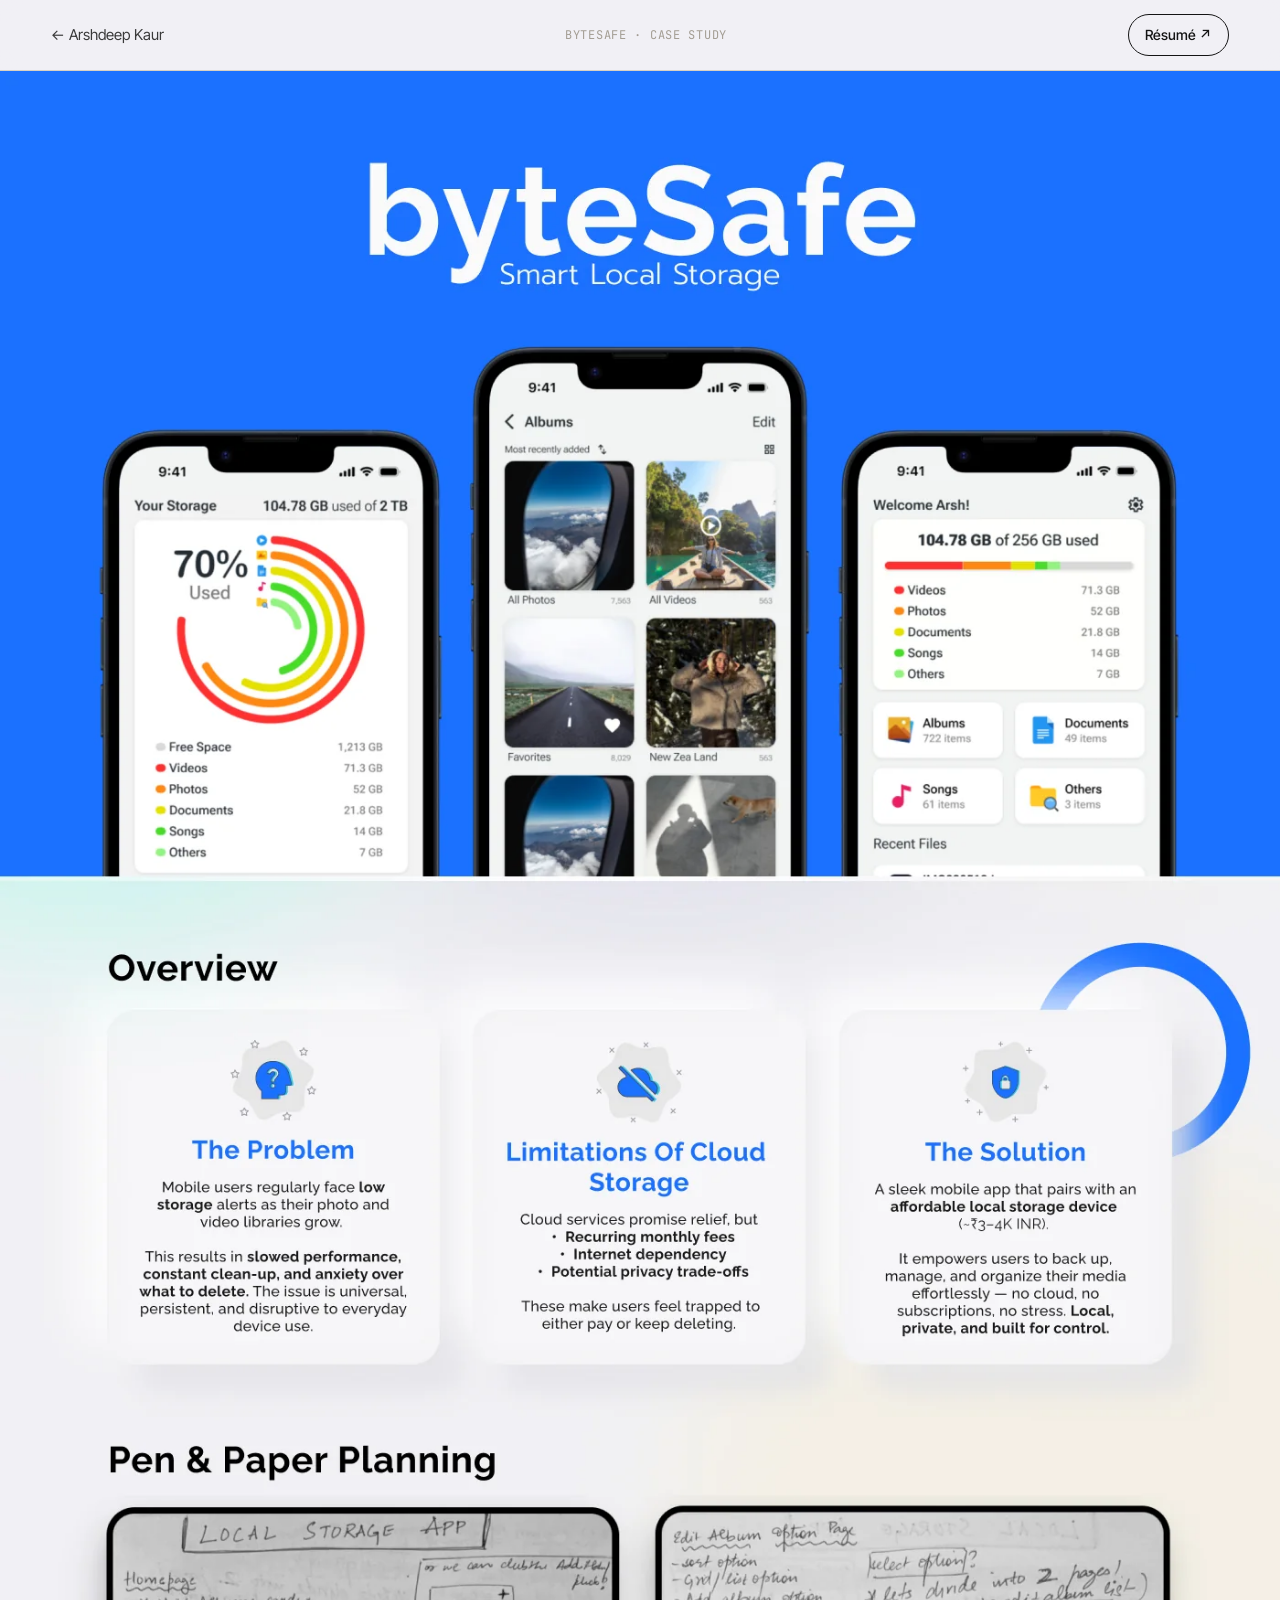
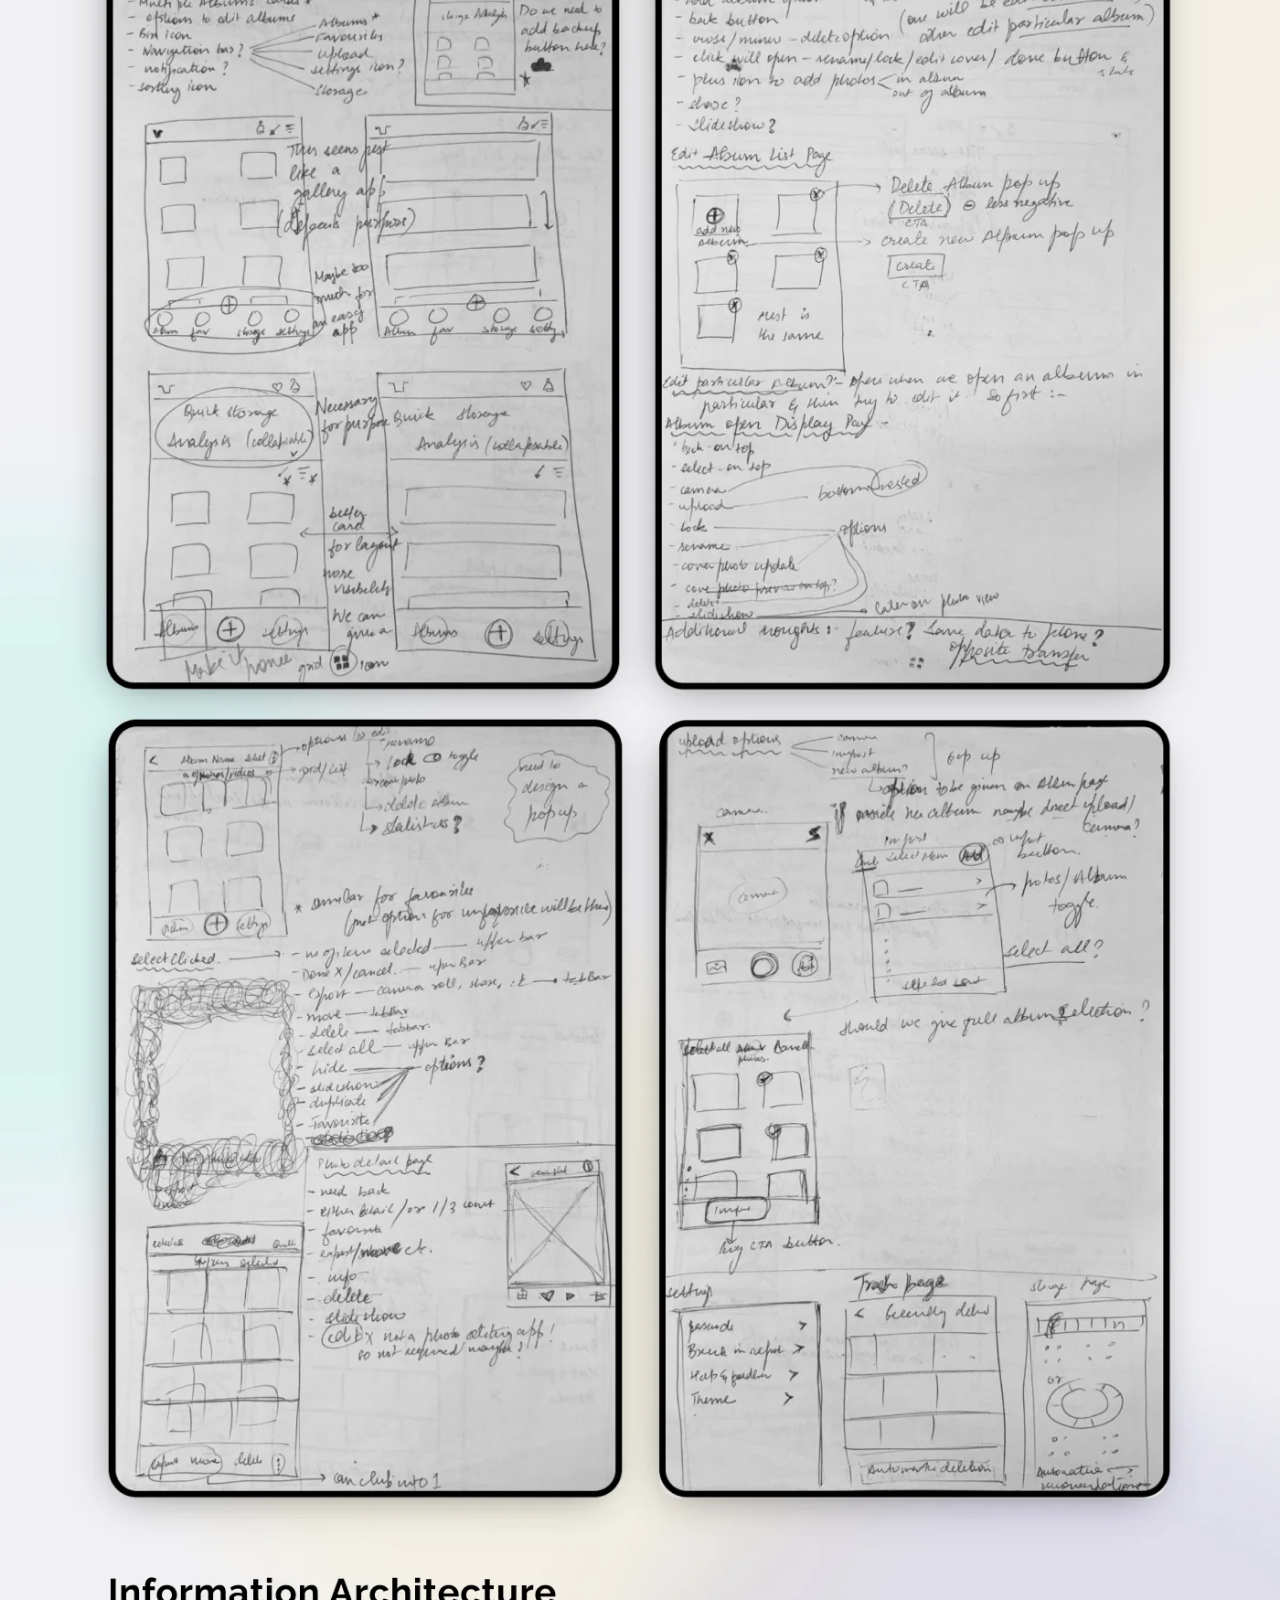
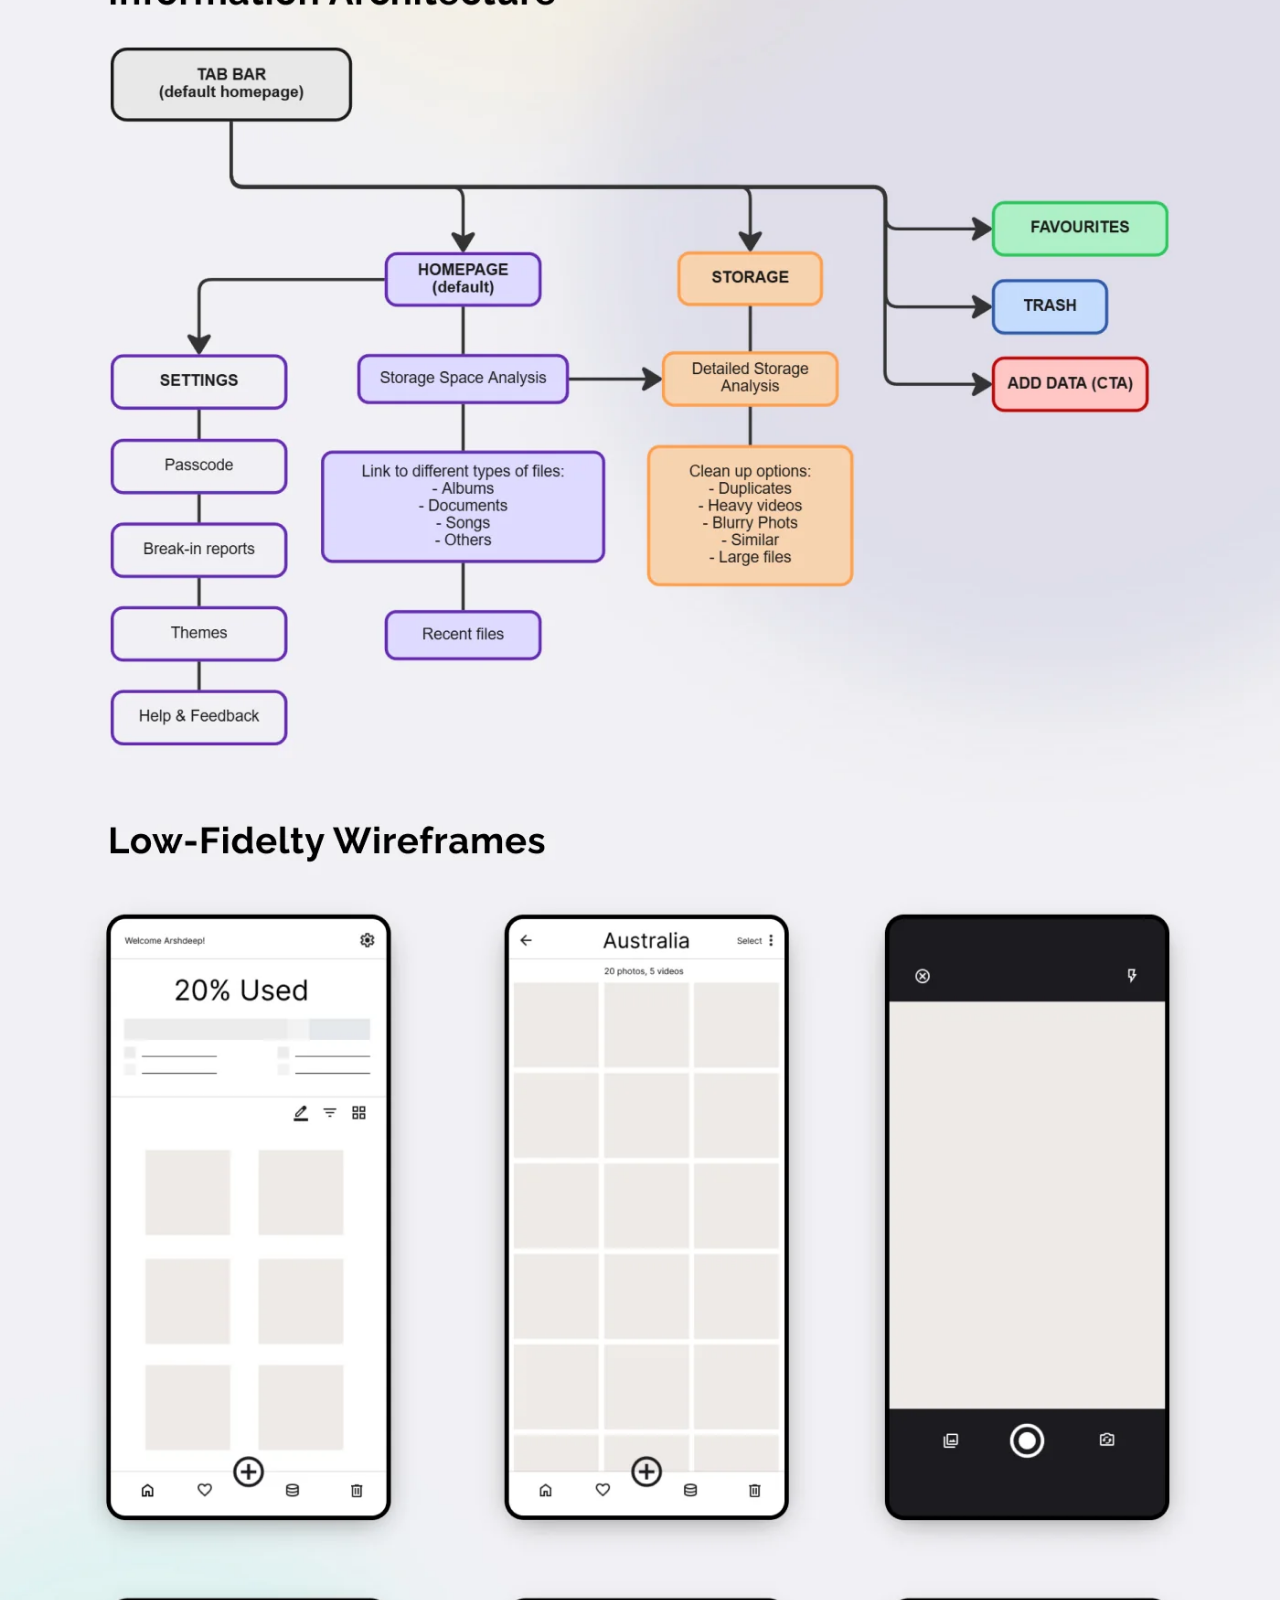
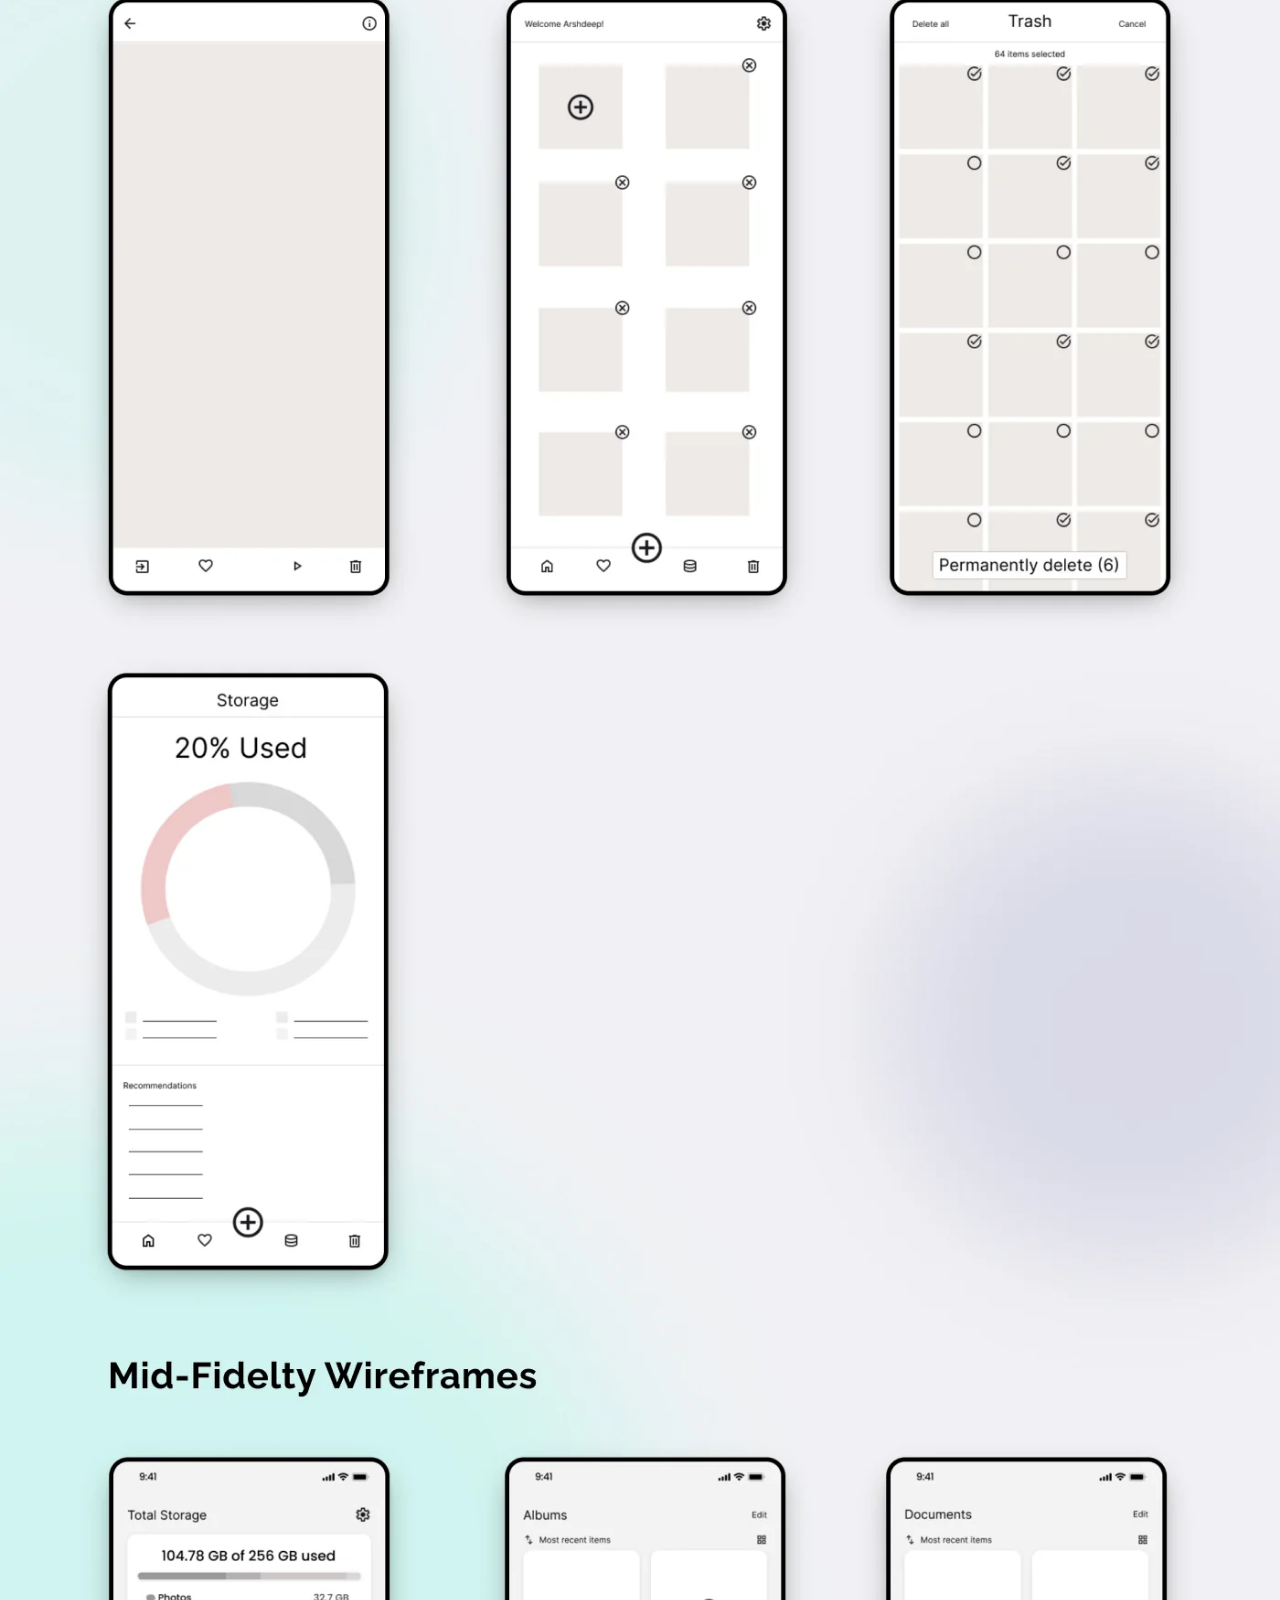
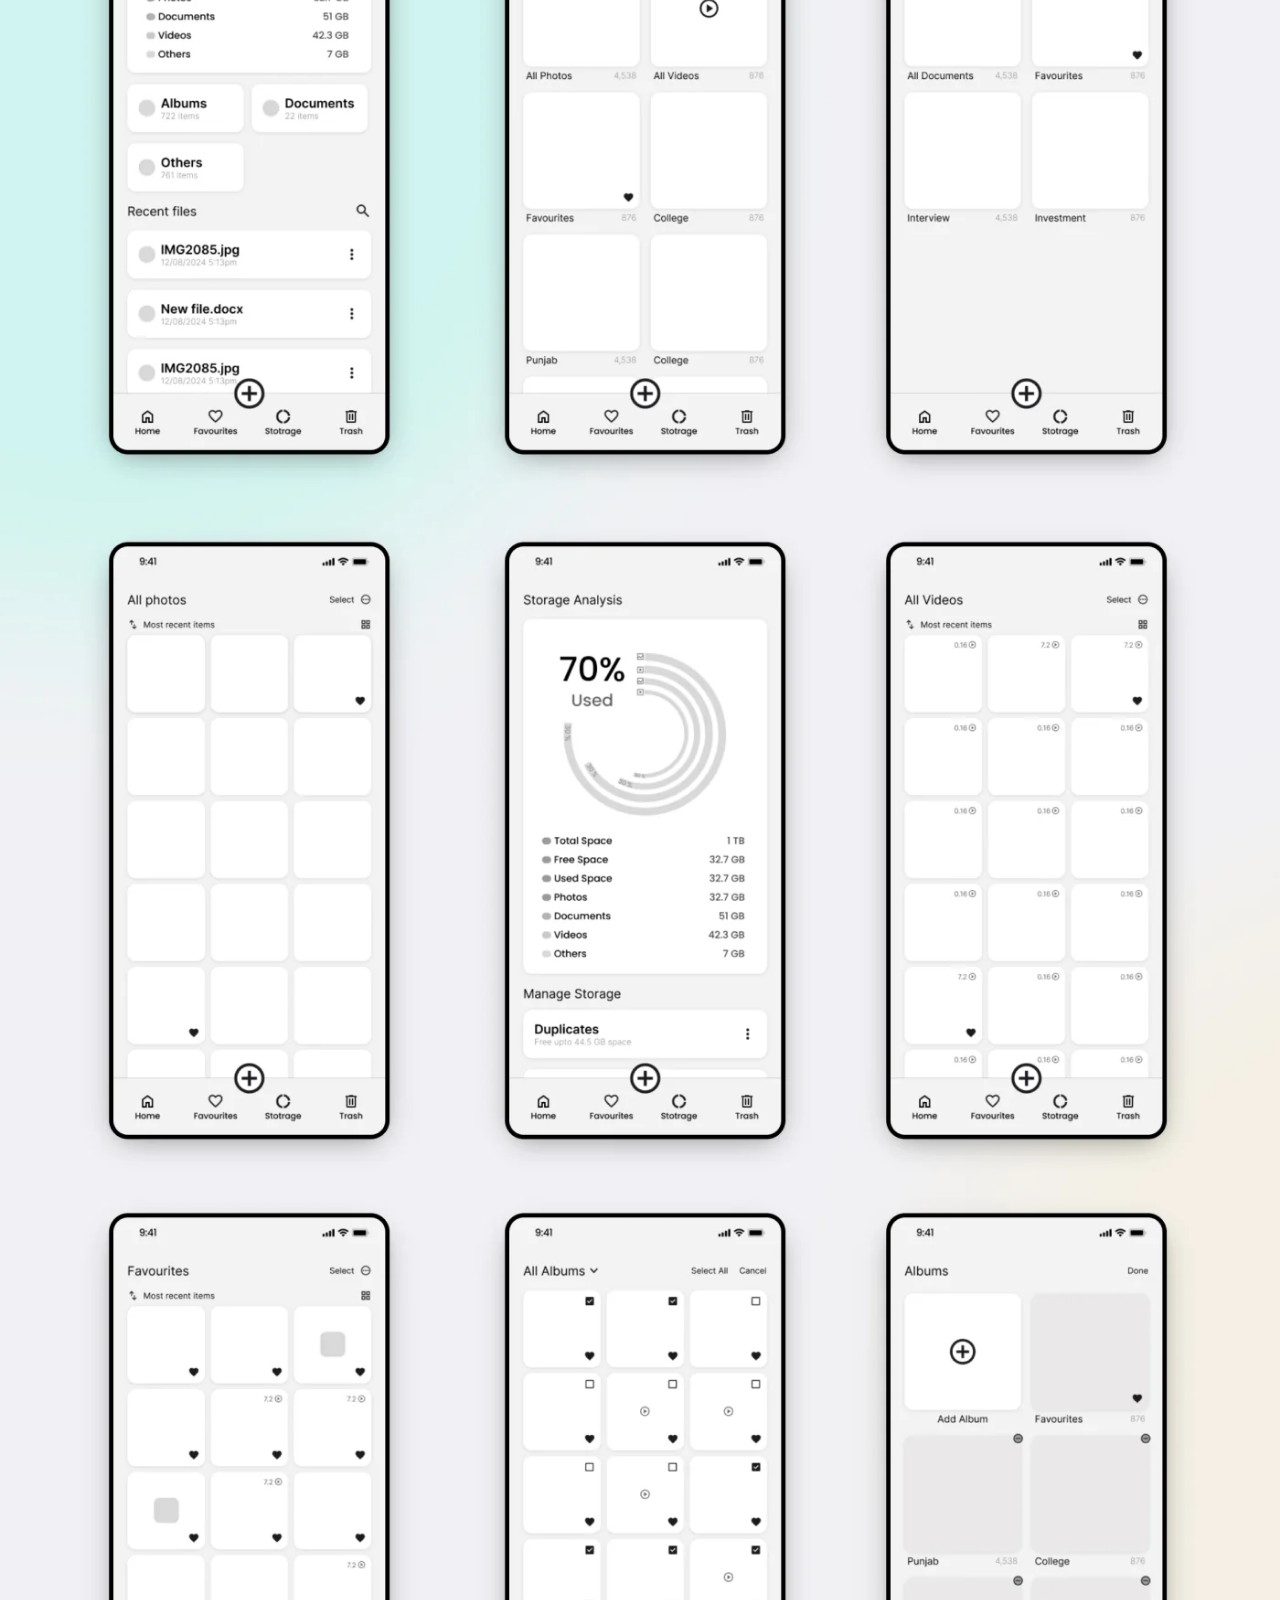
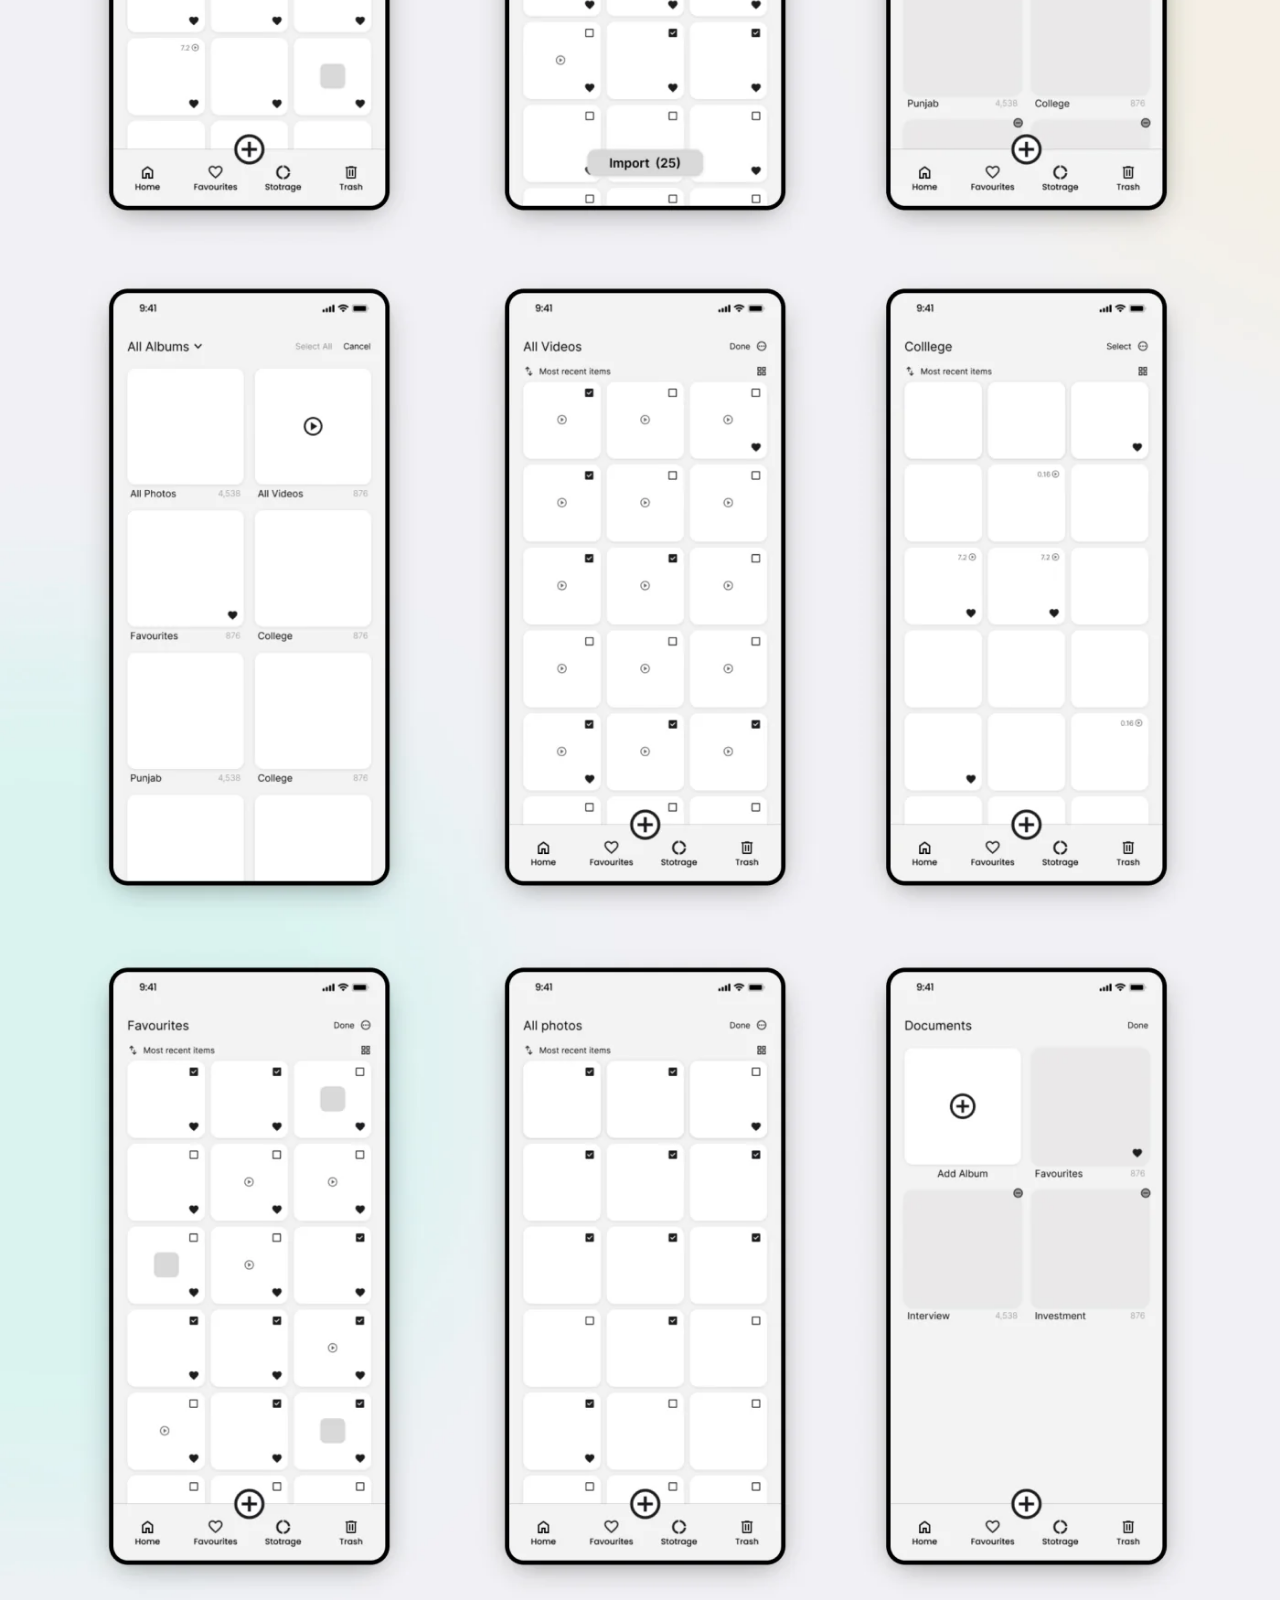
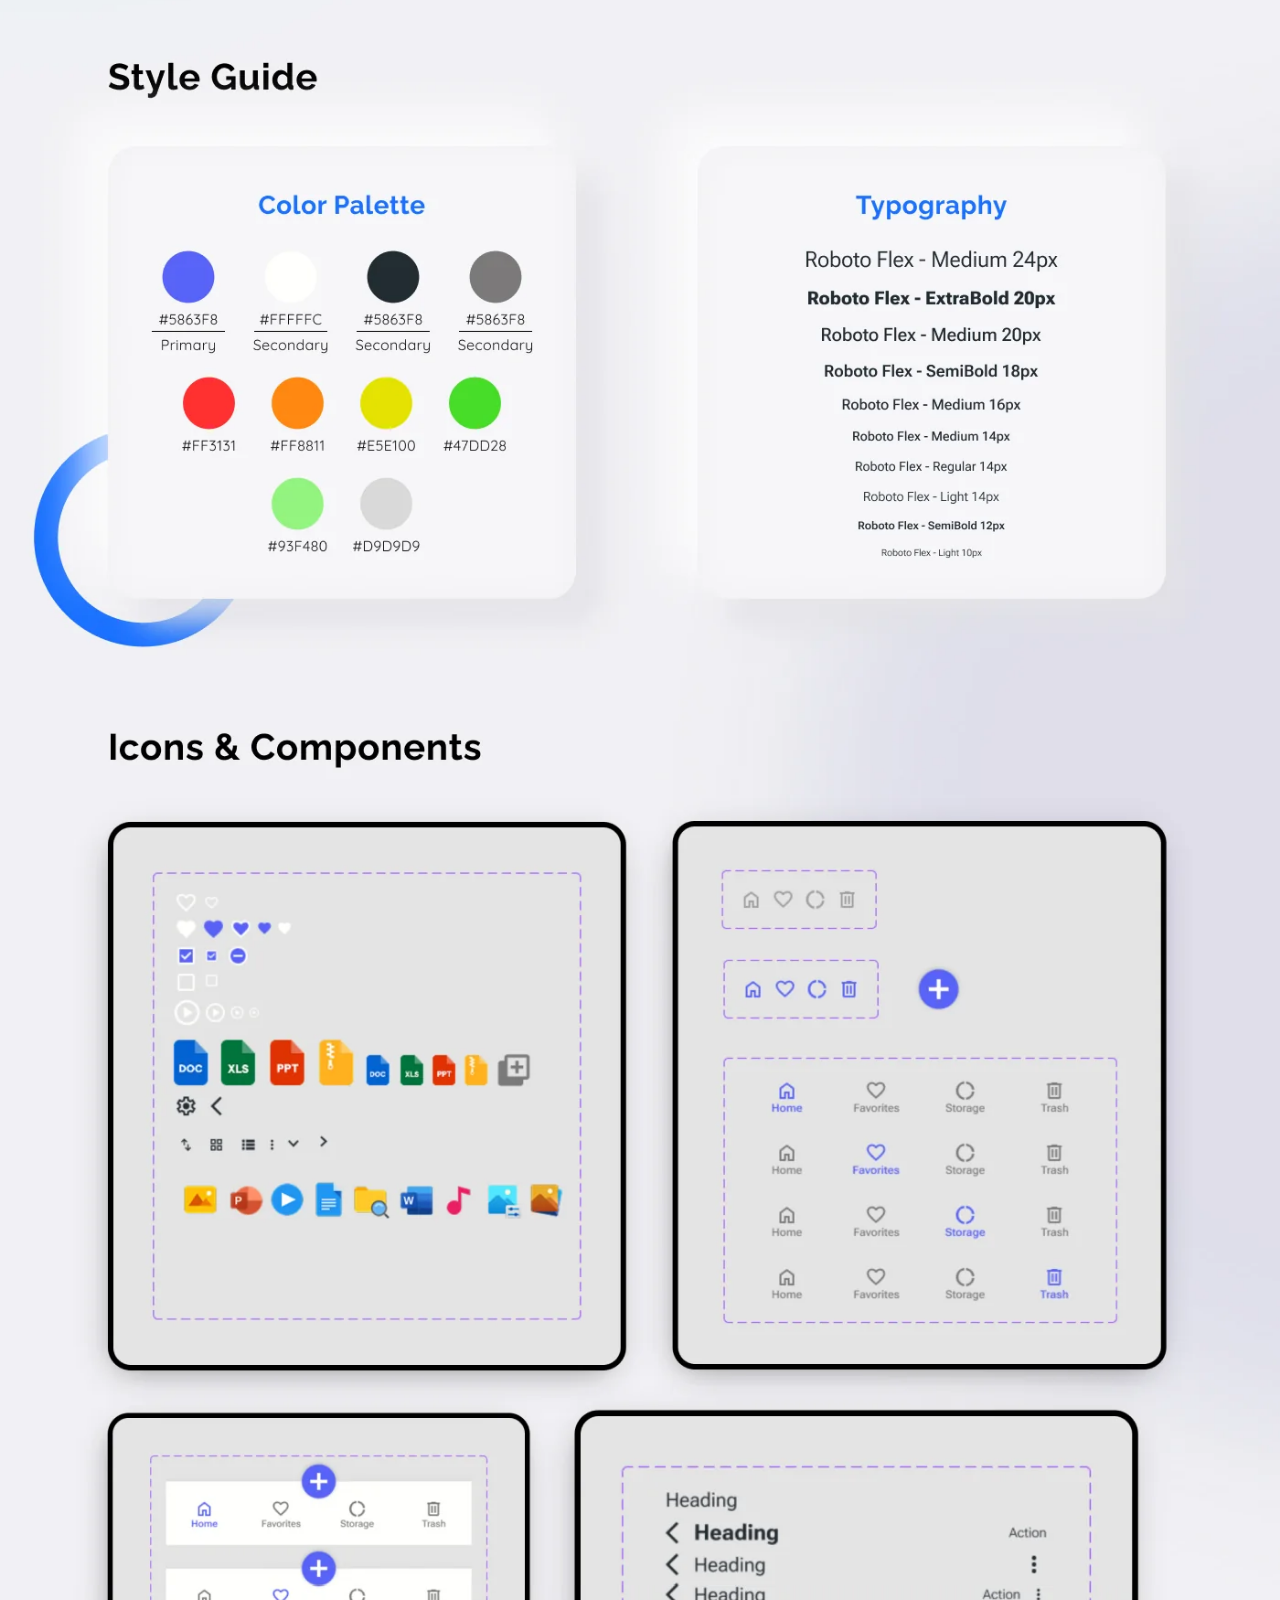
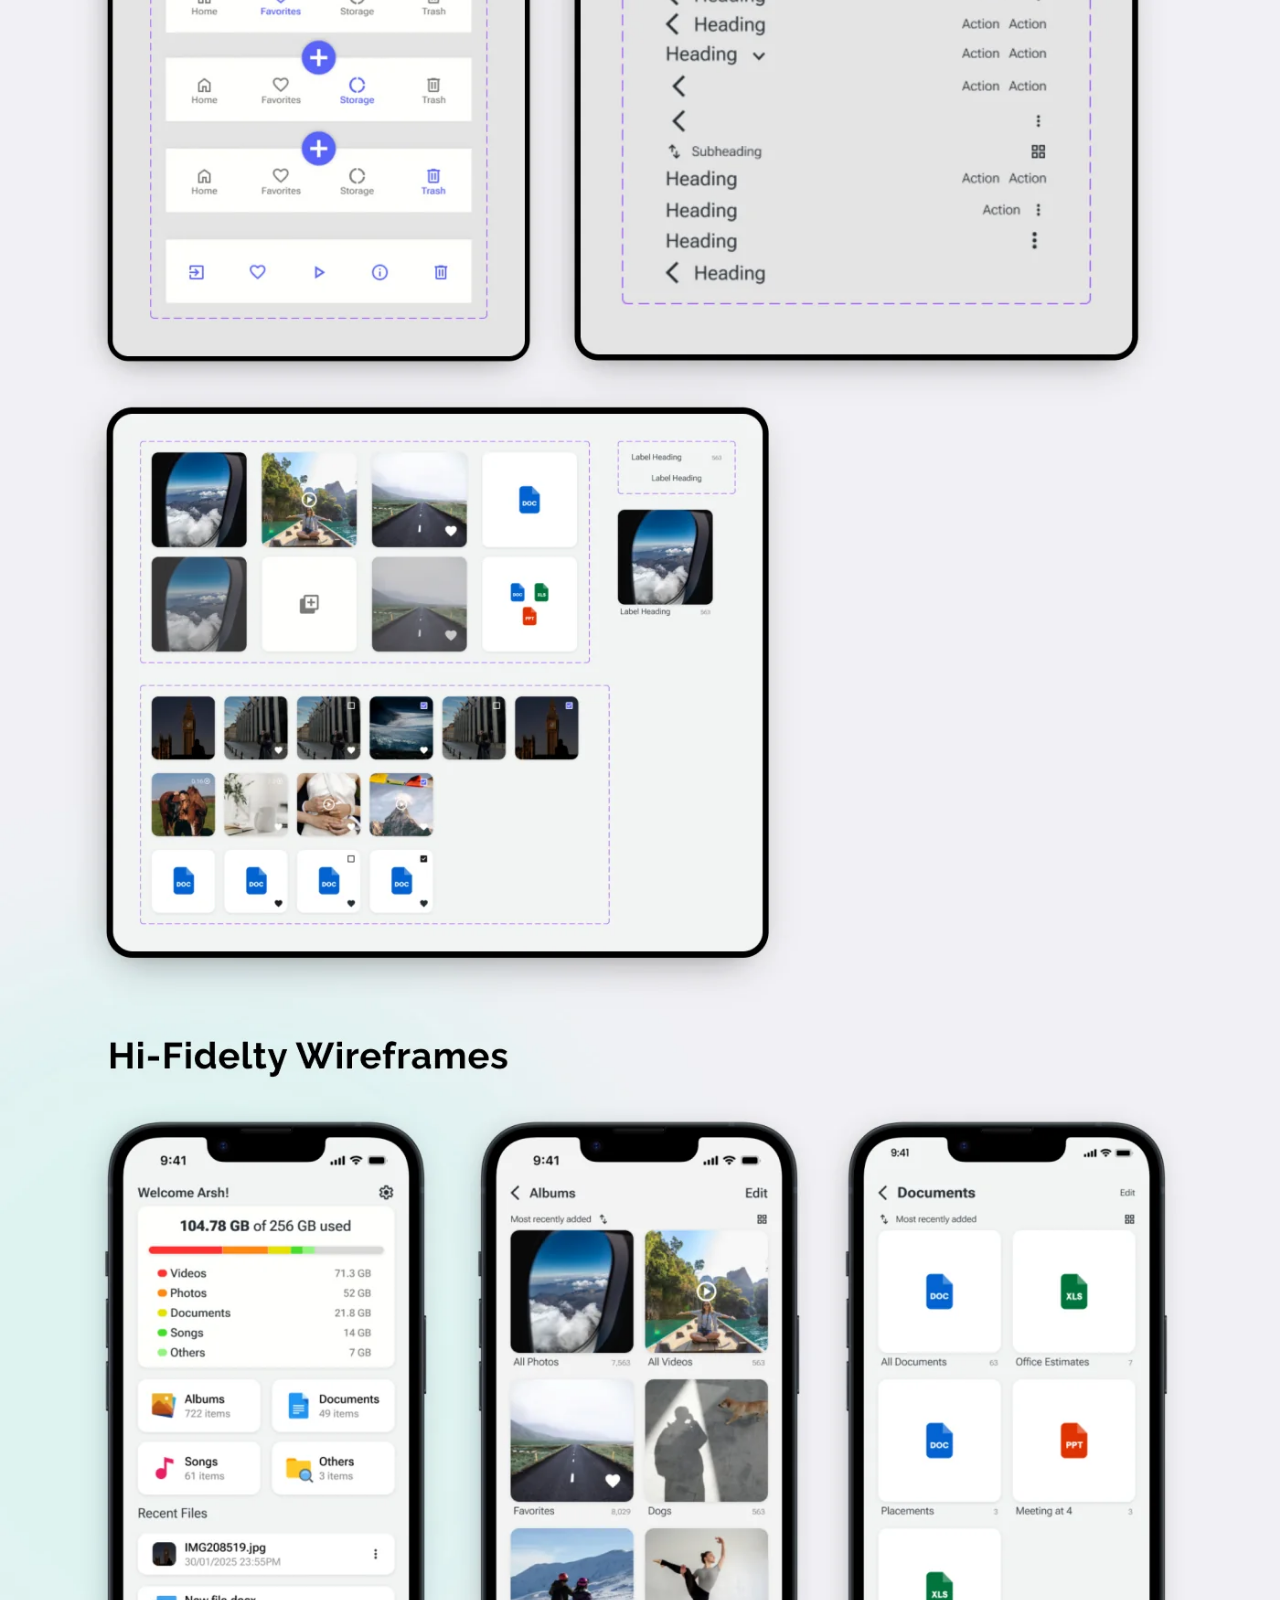
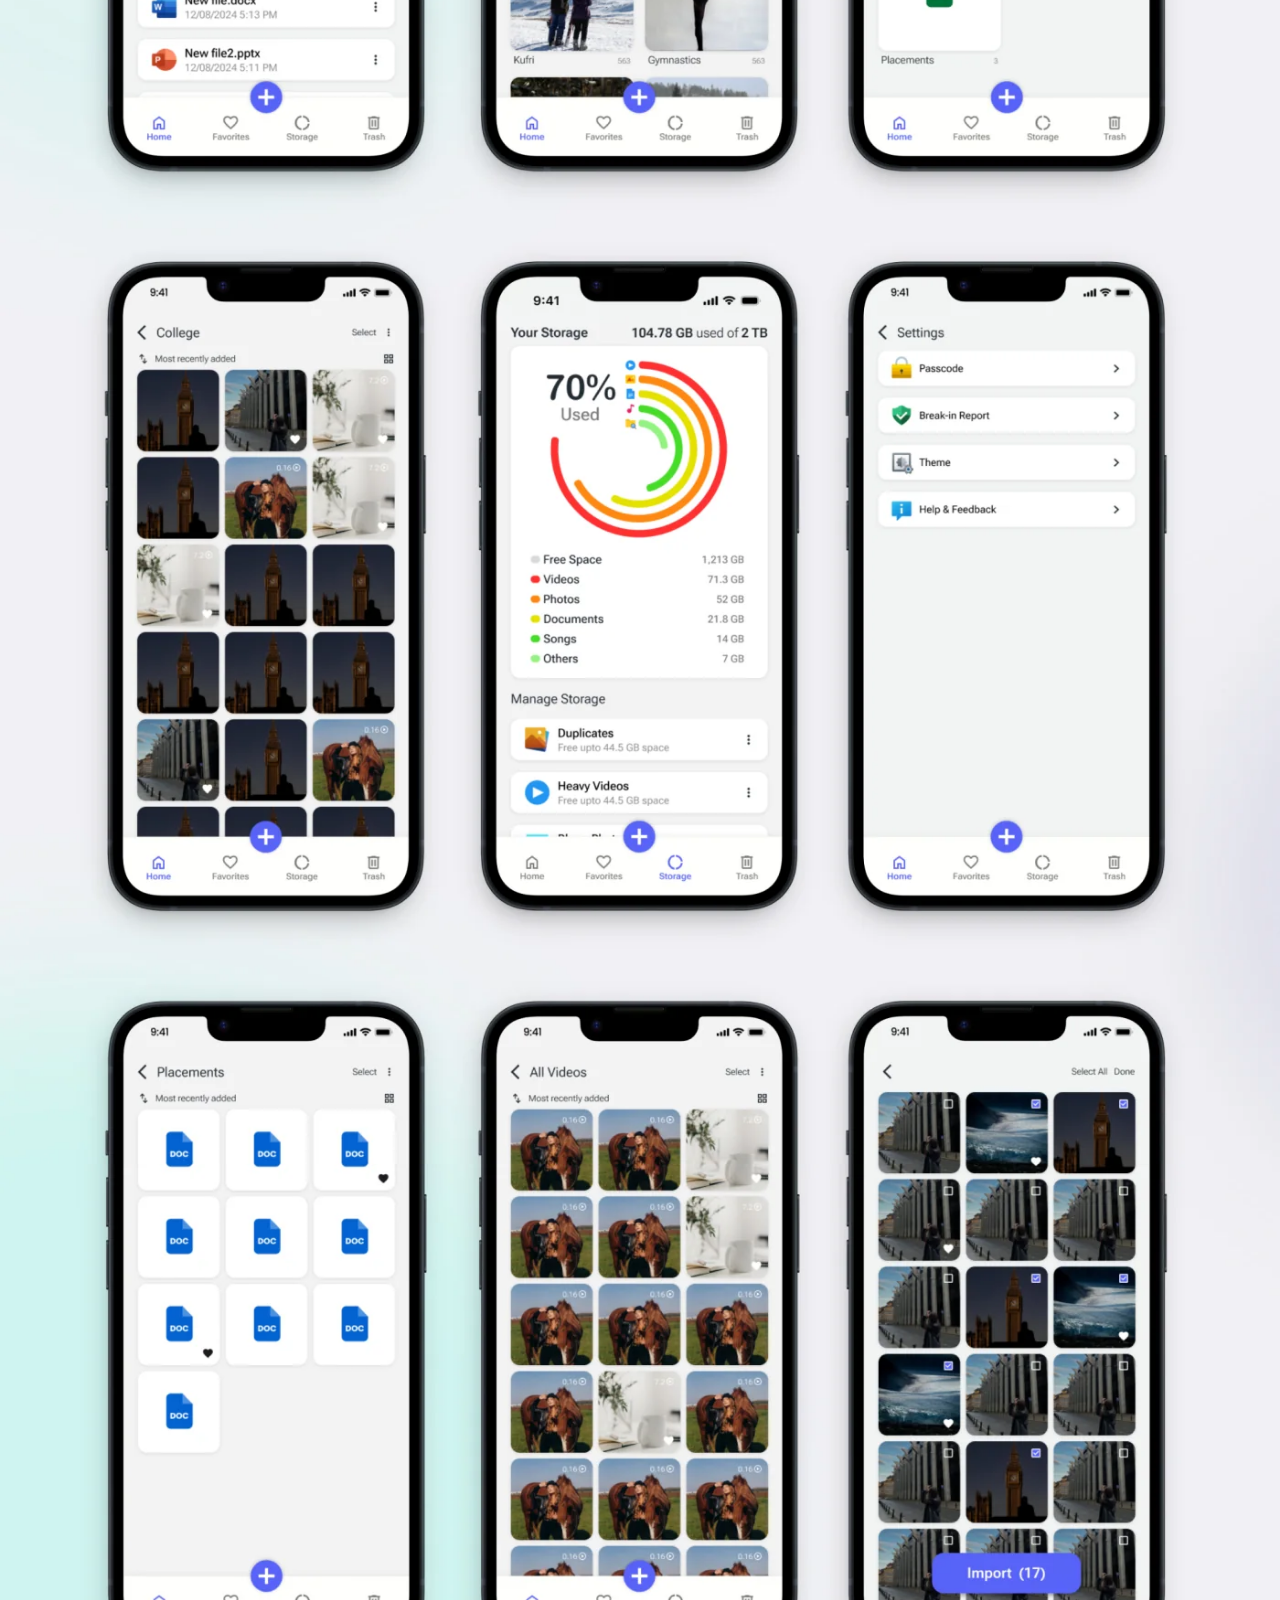
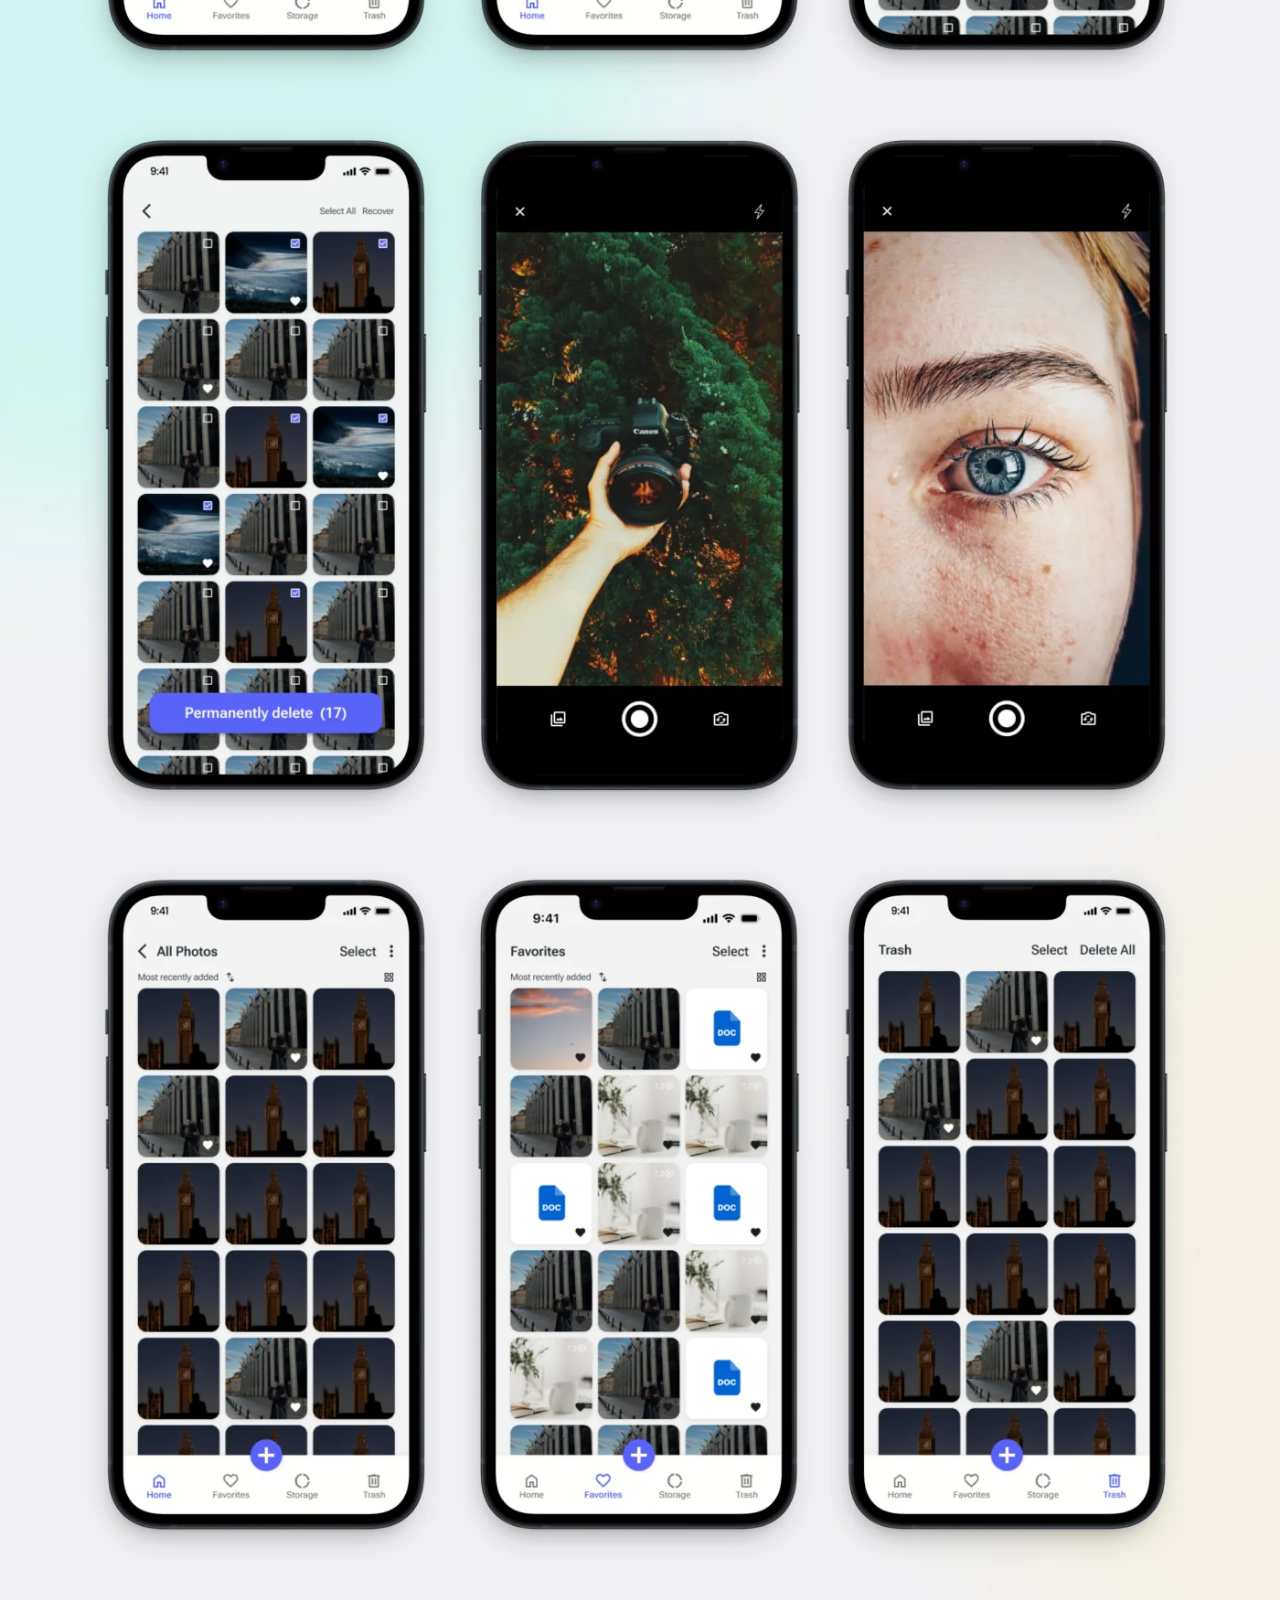
<file: bytesafe.html>
<!doctype html>
<html lang="en">
<head>
  <meta charset="utf-8" />
  <meta name="viewport" content="width=device-width, initial-scale=1" />
  <title>byteSafe Case Study — Arshdeep Kaur</title>
  <meta name="description" content="byteSafe: a smart local storage app — a case study by Arshdeep Kaur, from paper planning to hi-fidelity screens." />
  <link rel="preconnect" href="https://fonts.googleapis.com" />
  <link rel="preconnect" href="https://fonts.gstatic.com" crossorigin />
  <link href="https://fonts.googleapis.com/css2?family=Instrument+Serif:ital@0;1&family=Inter+Tight:wght@400;500;600;700&family=JetBrains+Mono:wght@400;500&display=swap" rel="stylesheet" />
  <link rel="stylesheet" href="styles.css?v=8" />
  <link rel="stylesheet" href="case-study.css?v=8" />
  <style>
    body.bytesafe { background: #f1f0f5; }
    .bytesafe .cs-bar { background: rgba(241,240,245,.88); }

    /* One tall design, sliced into sections that overlap by 4px (of 1400)
       so no hairline seams show between them at any width */
    .long { max-width: 1400px; margin: 0 auto; }
    .long img { display: block; width: 100%; height: auto; }
    .long img + img { margin-top: -0.2857%; }
  </style>
</head>
<body class="bytesafe">

  <header class="cs-bar">
    <a class="back" href="index.html">← Arshdeep Kaur</a>
    <span class="title">BYTESAFE · CASE STUDY</span>
    <a class="btn" href="assets/Arshdeep_Kaur_CV.pdf" target="_blank" rel="noopener">Résumé ↗</a>
  </header>

  <!-- Slices live in assets/case-studies/bytesafe-web/ (from assets/case-studies/byteSafe/byteSafe Case Study.jpg) -->
  <main class="long">
    <img src="assets/case-studies/bytesafe-web/01.webp" width="1400" height="3040" alt="byteSafe, smart local storage: overview of the problem, the limits of cloud storage and the solution, followed by pen and paper planning" />
    <img src="assets/case-studies/bytesafe-web/02.webp" width="1400" height="3044" alt="Information architecture and low-fidelity wireframes" loading="lazy" />
    <img src="assets/case-studies/bytesafe-web/03.webp" width="1400" height="3044" alt="Mid-fidelity wireframes" loading="lazy" />
    <img src="assets/case-studies/bytesafe-web/04.webp" width="1400" height="3044" alt="Mid-fidelity wireframes and style guide: colour palette and typography" loading="lazy" />
    <img src="assets/case-studies/bytesafe-web/05.webp" width="1400" height="3044" alt="Icons and components" loading="lazy" />
    <img src="assets/case-studies/bytesafe-web/06.webp" width="1400" height="3044" alt="Hi-fidelity screens: storage overview, albums, documents and camera" loading="lazy" />
    <img src="assets/case-studies/bytesafe-web/07-end.webp" width="1400" height="2484" alt="More hi-fidelity screens and discarded iterations" loading="lazy" />
  </main>

  <section class="cs-end dark">
    <p class="label">// THANKS FOR READING</p>
    <h2>Want to talk about <em>this</em> project?</h2>
    <div class="cta-row">
      <button class="btn btn-primary light copy-email" data-email="arshdeep24kaur@gmail.com">Email me <span aria-hidden="true">⧉</span></button>
      <a class="btn light-outline" href="https://www.linkedin.com/in/24arsh/" target="_blank" rel="noopener">LinkedIn ↗</a>
      <a class="btn light-outline" href="index.html#projects">See other work →</a>
    </div>
  </section>

  <div class="toast" role="status" aria-live="polite"></div>

  <script>
    // Copy email to clipboard (same behaviour as the home page)
    const toast = document.querySelector('.toast');
    document.querySelectorAll('.copy-email').forEach((btn) => {
      btn.addEventListener('click', async () => {
        const email = btn.dataset.email;
        try {
          await navigator.clipboard.writeText(email);
          toast.textContent = `Email copied — ${email}`;
          toast.classList.add('show');
          setTimeout(() => toast.classList.remove('show'), 2000);
        } catch {
          window.location.href = `mailto:${email}`;
        }
      });
    });
  </script>
</body>
</html>
</file>
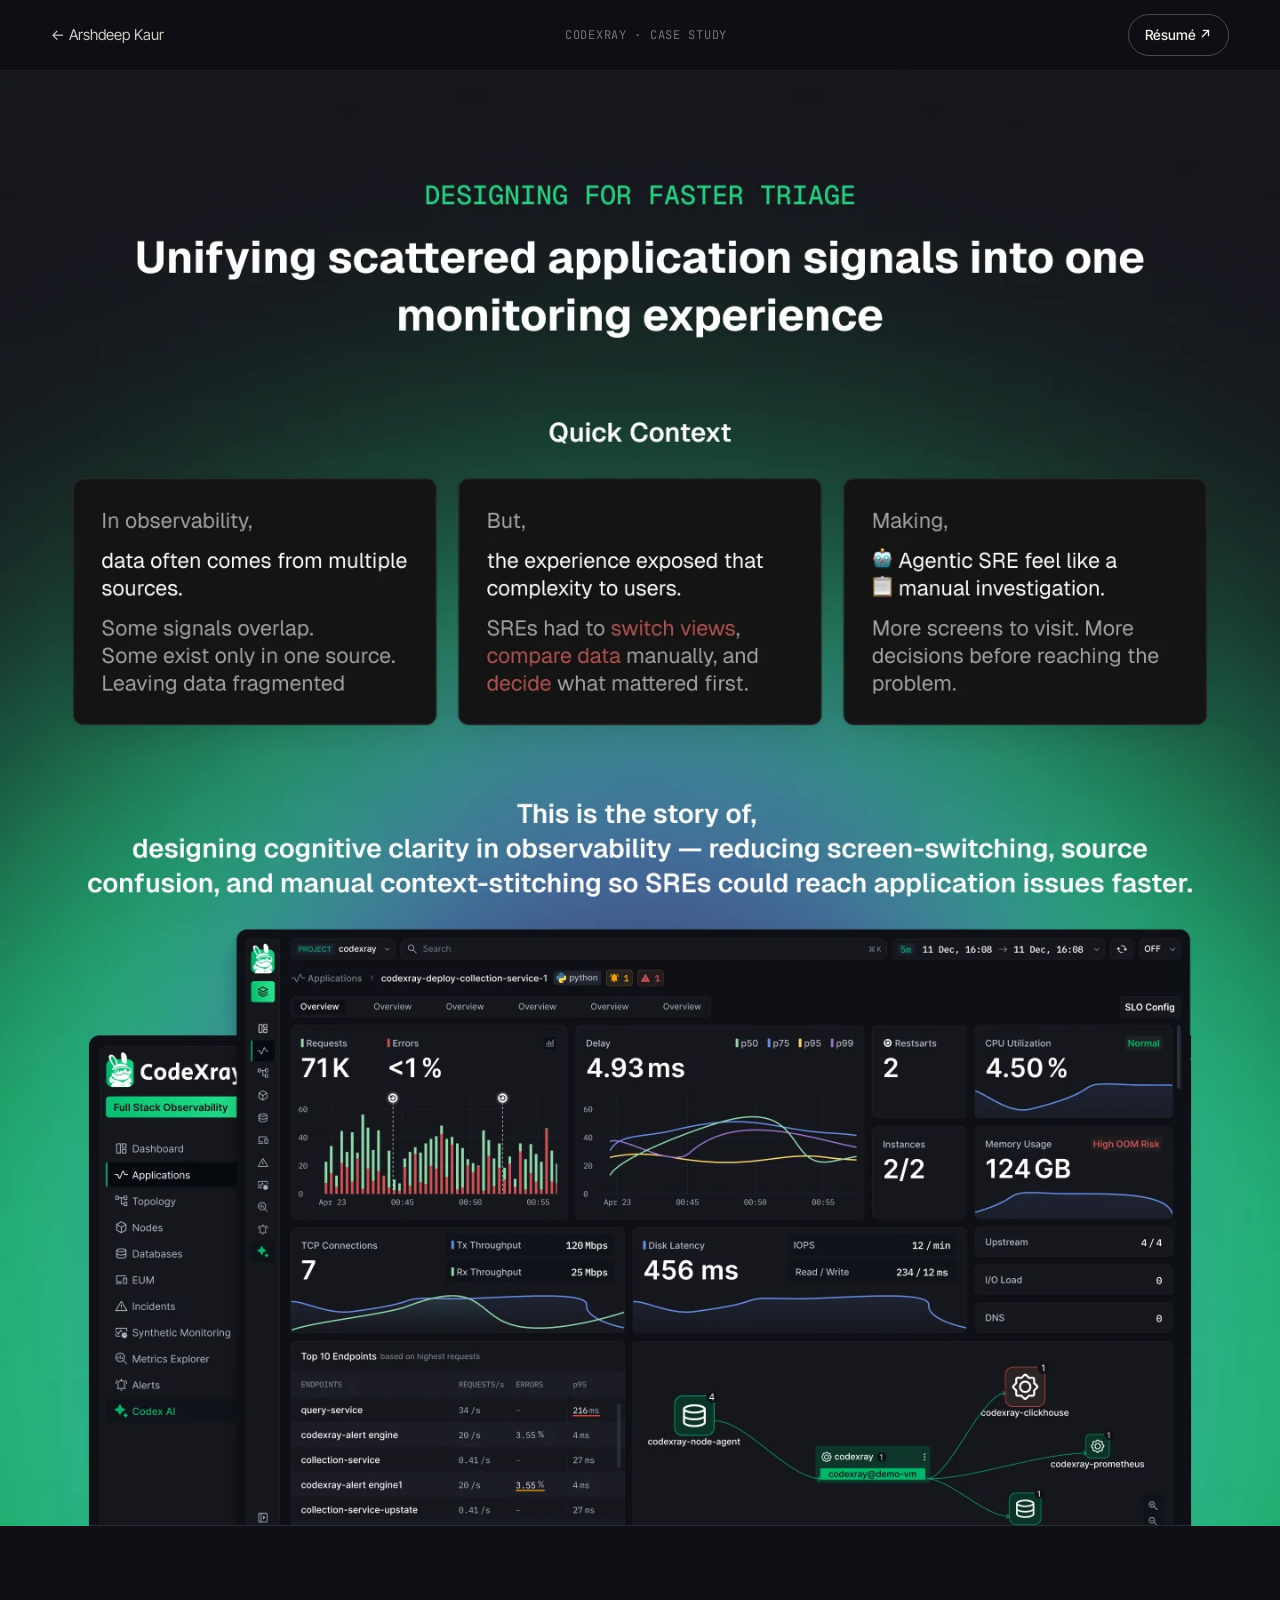
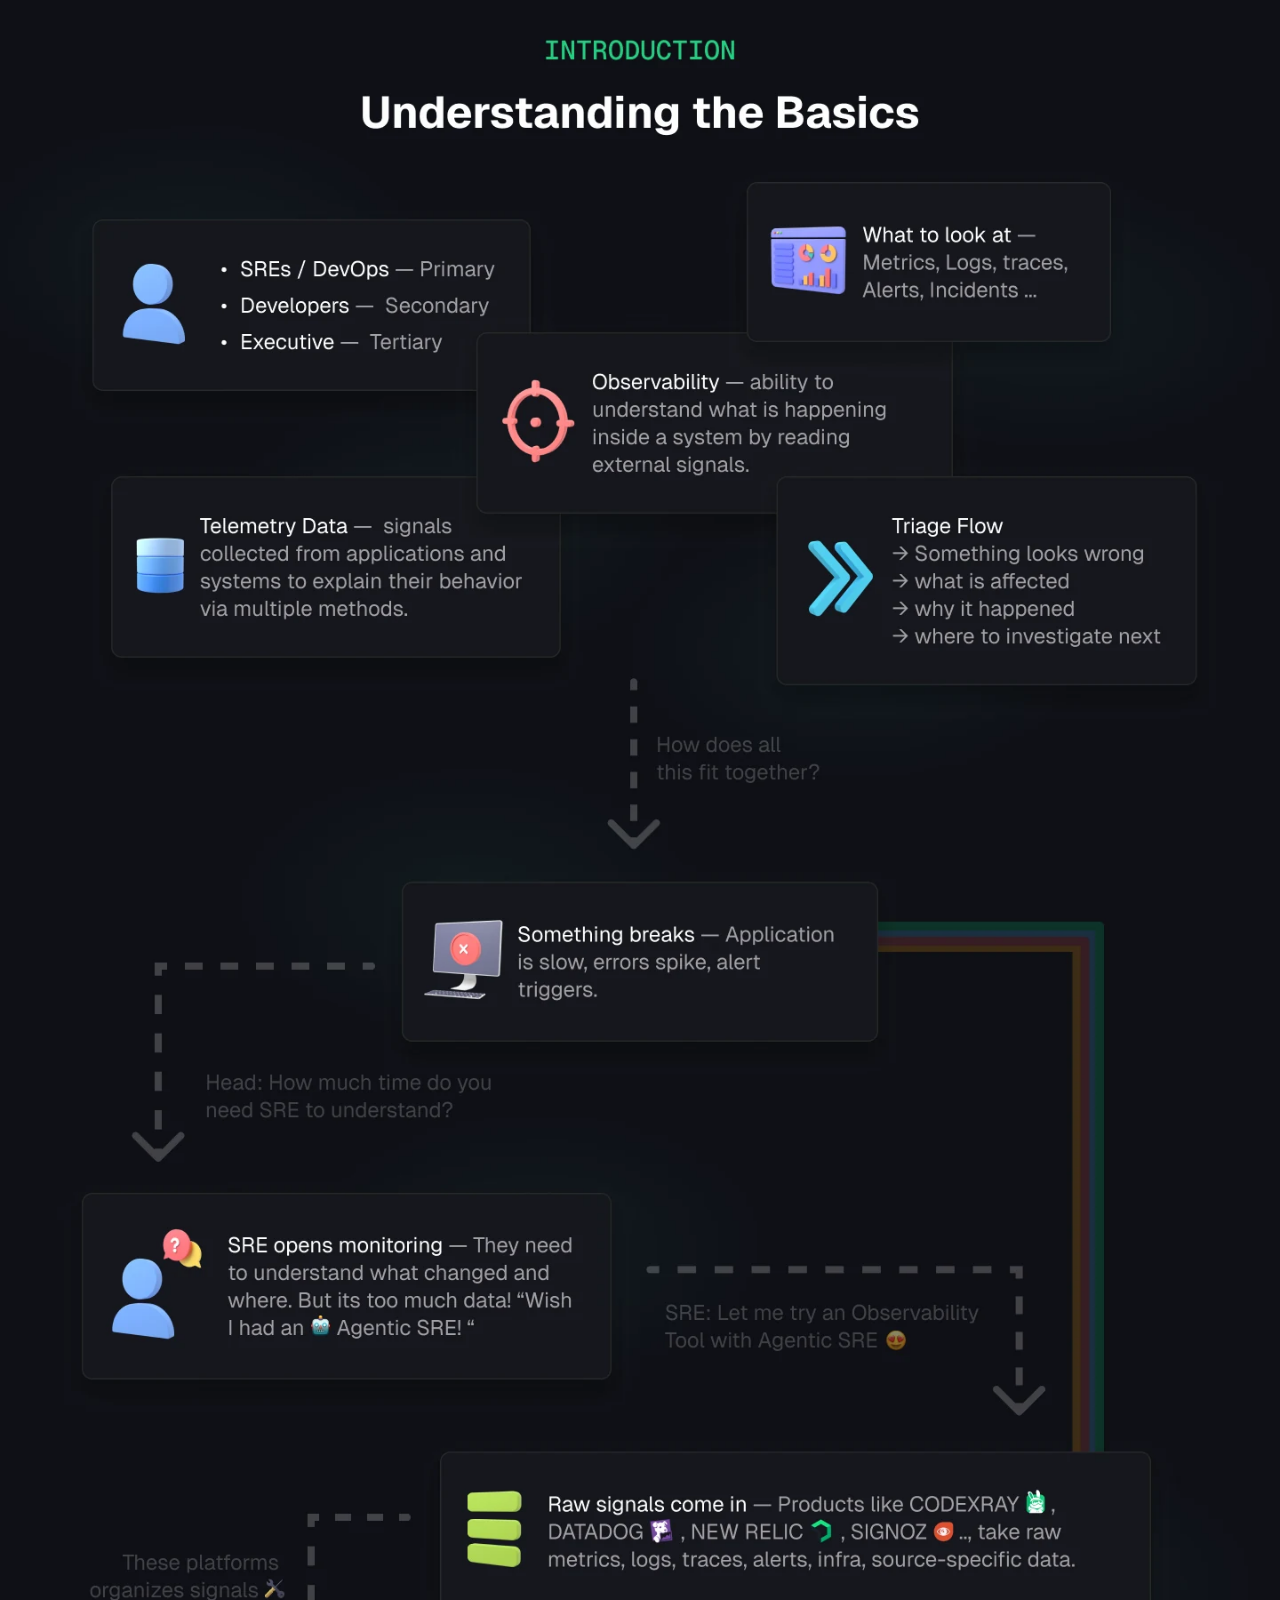
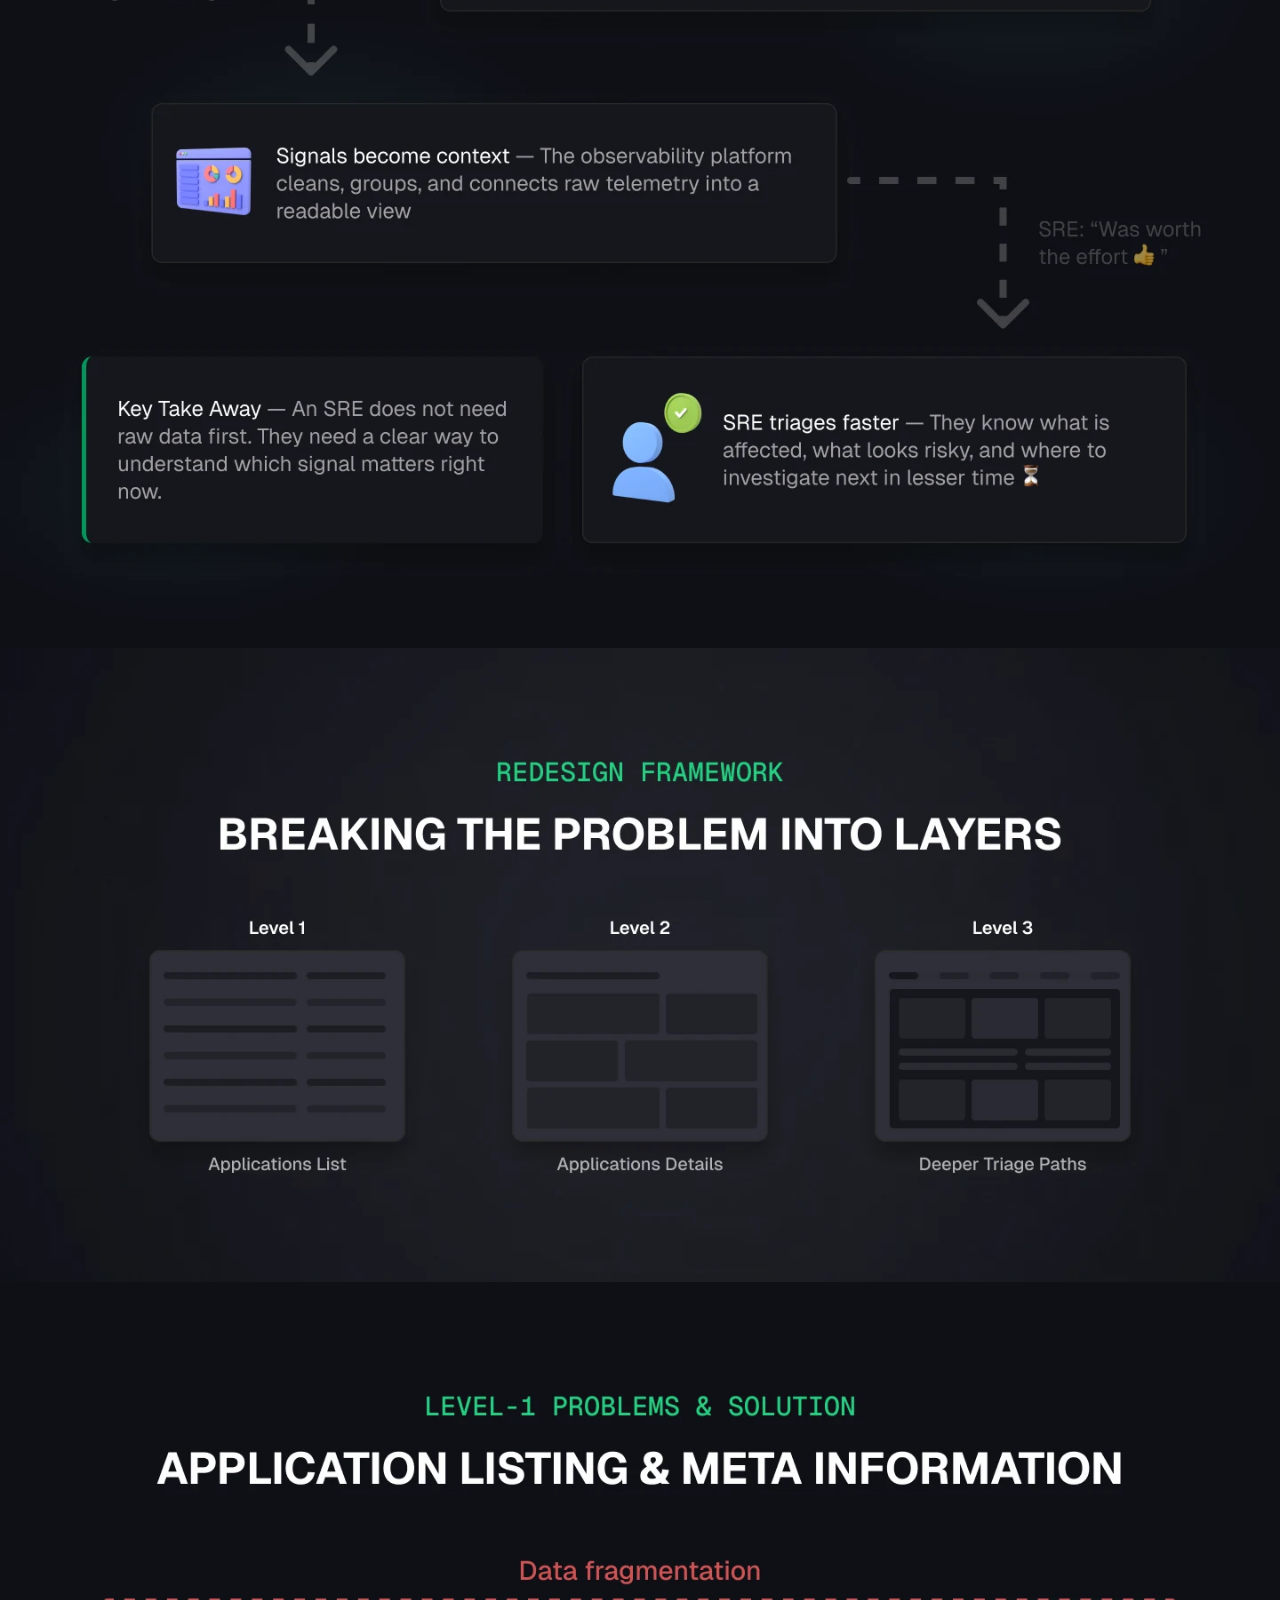
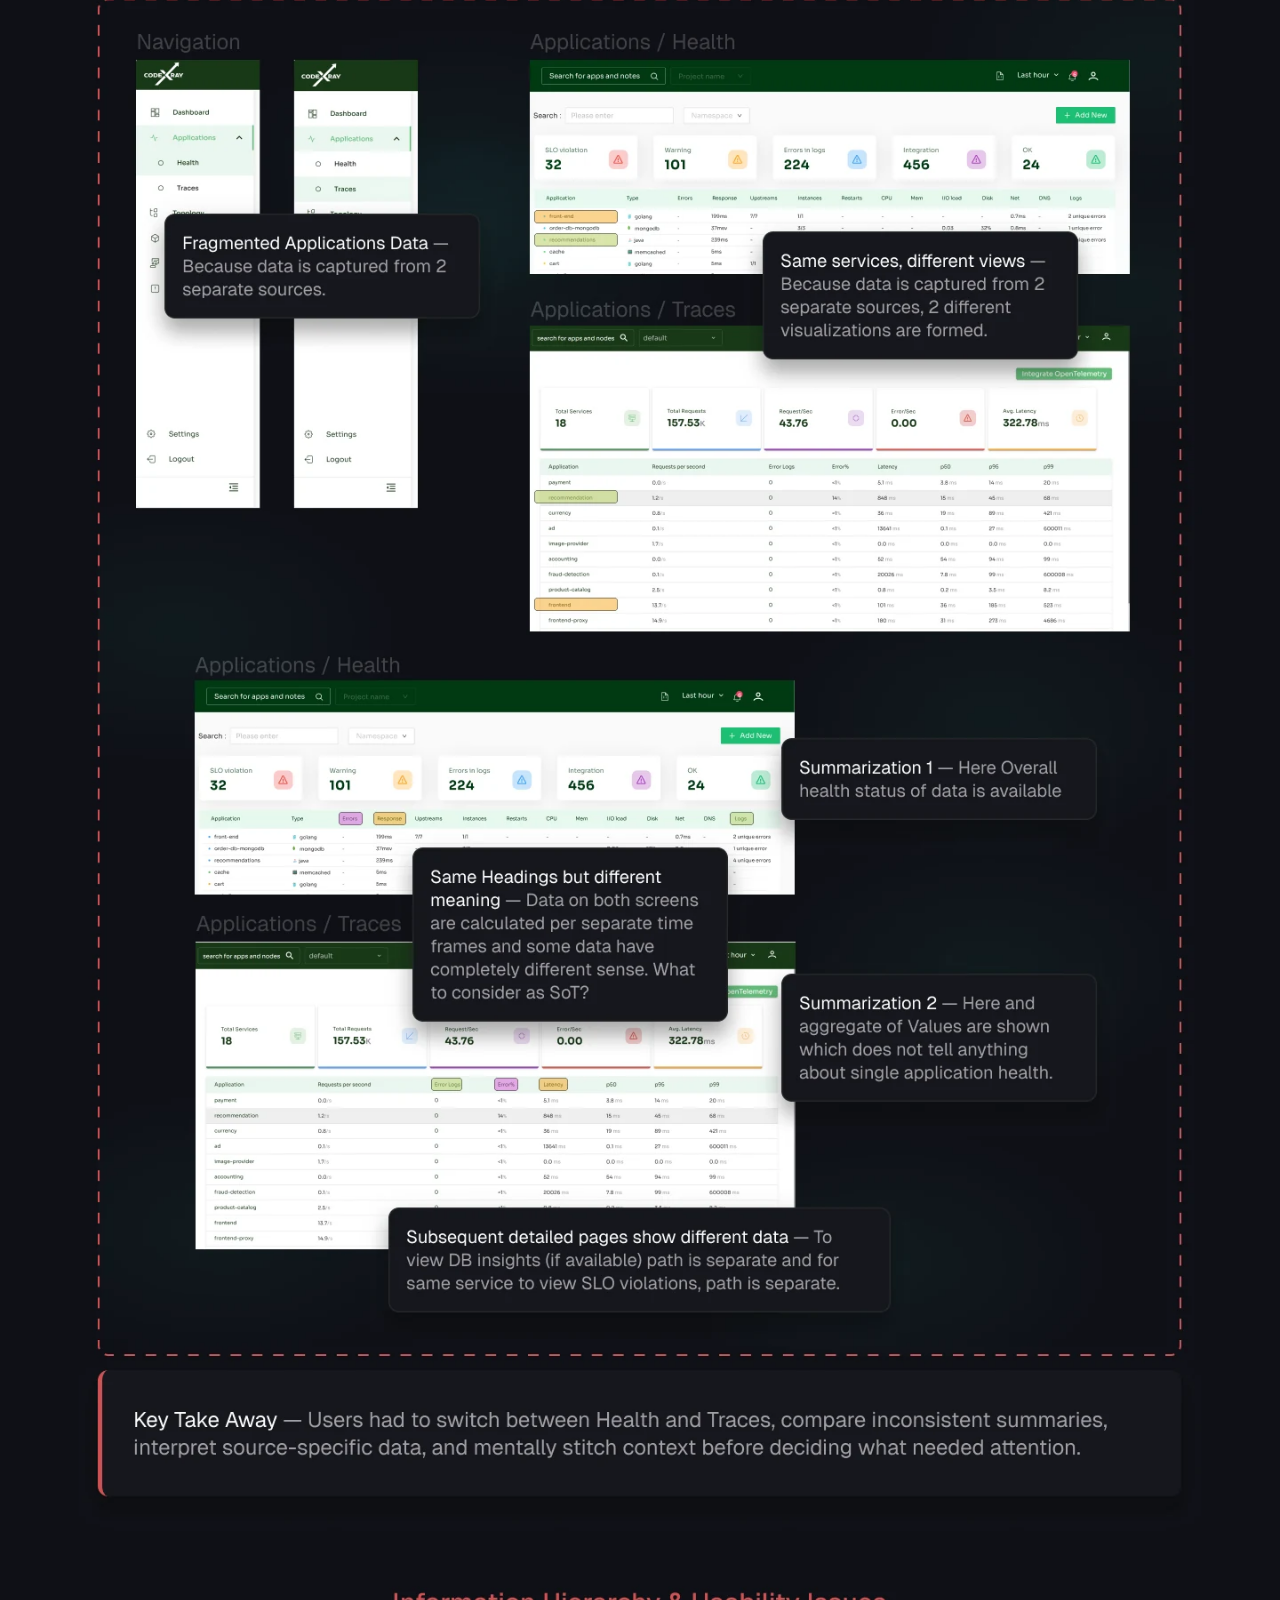
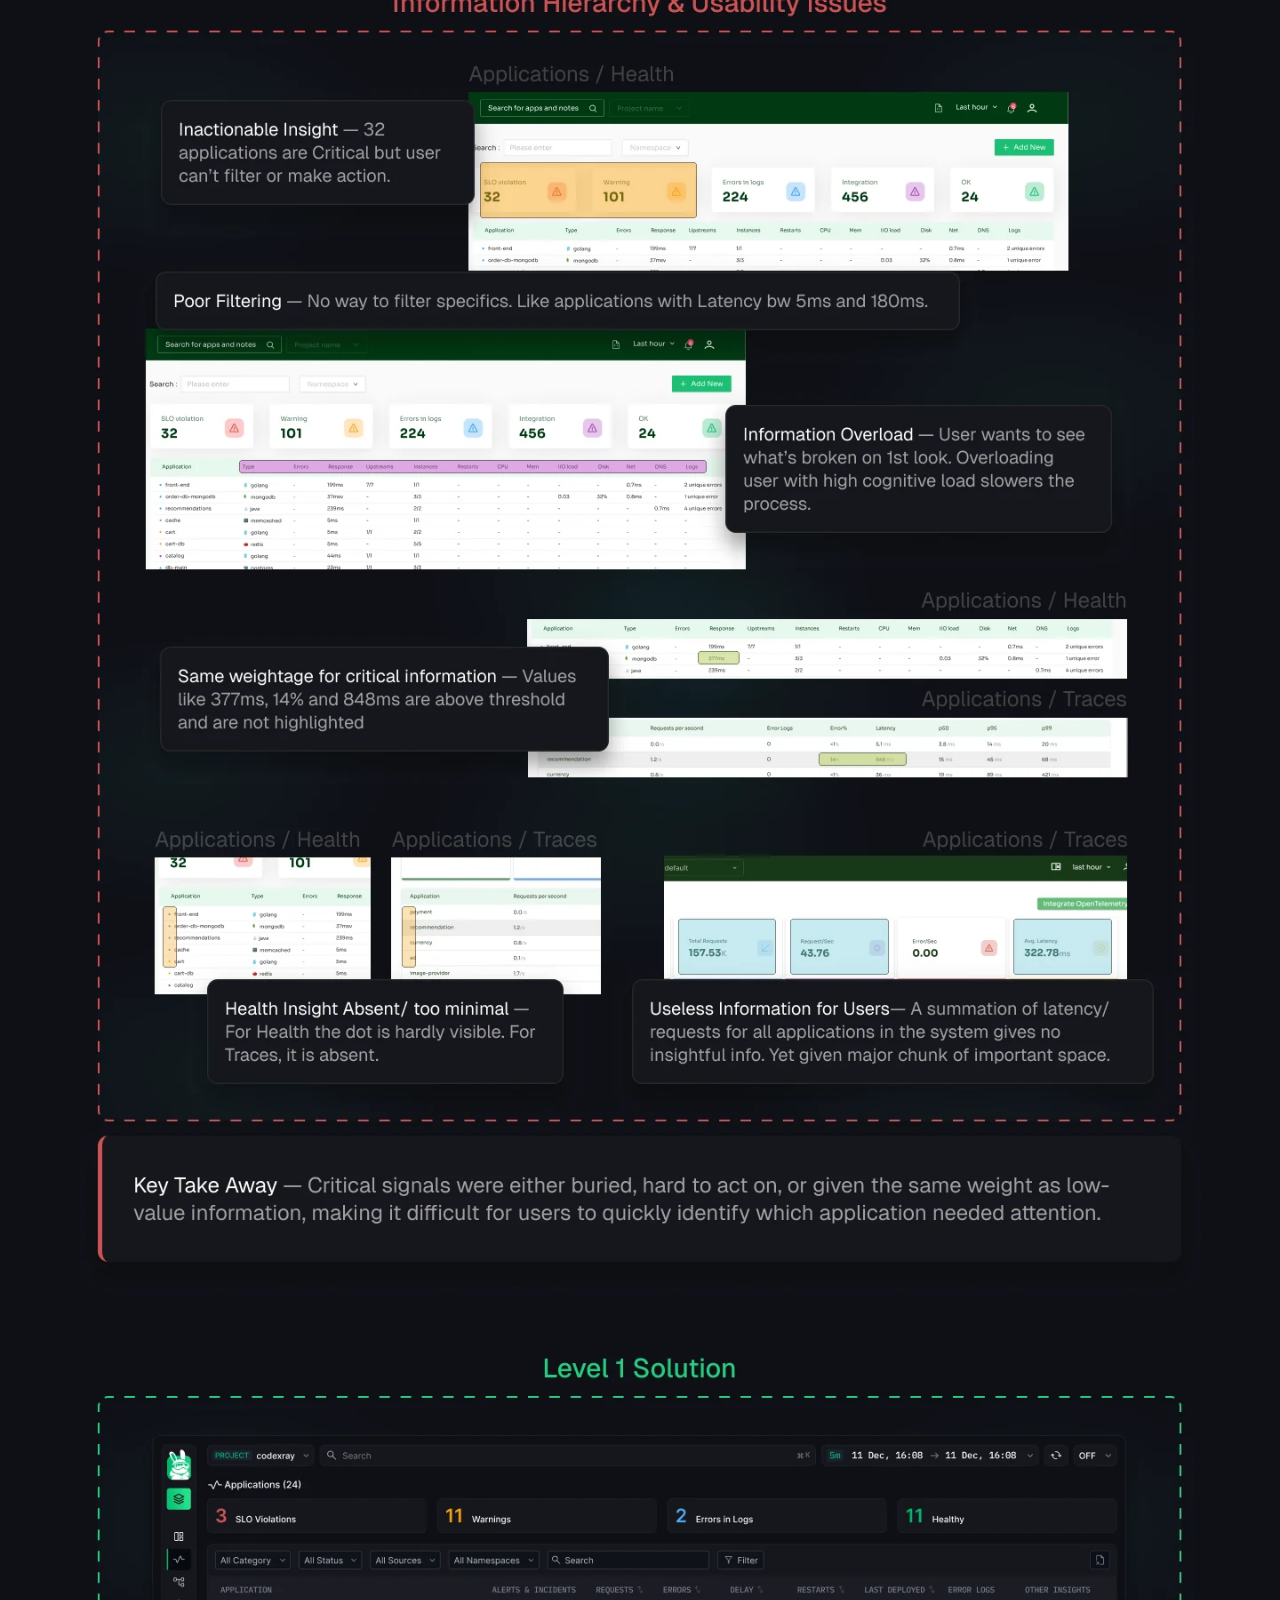
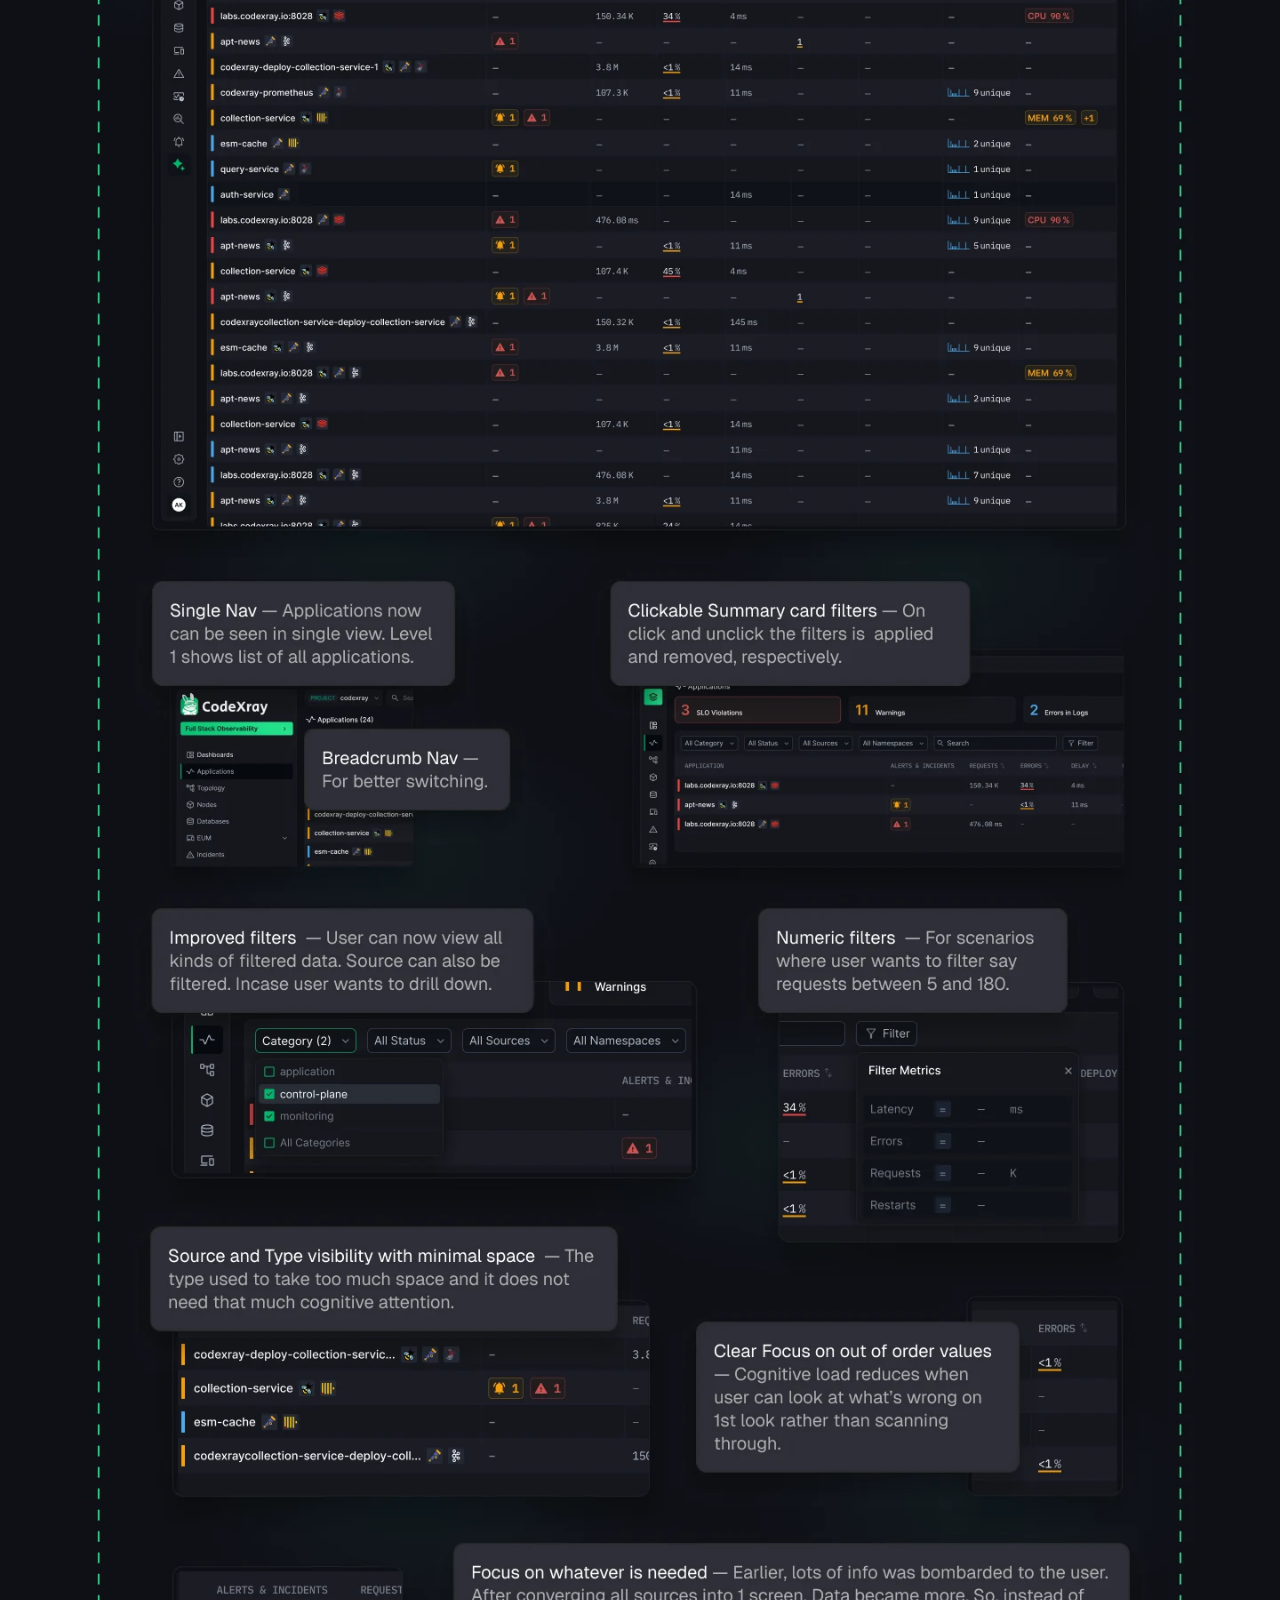
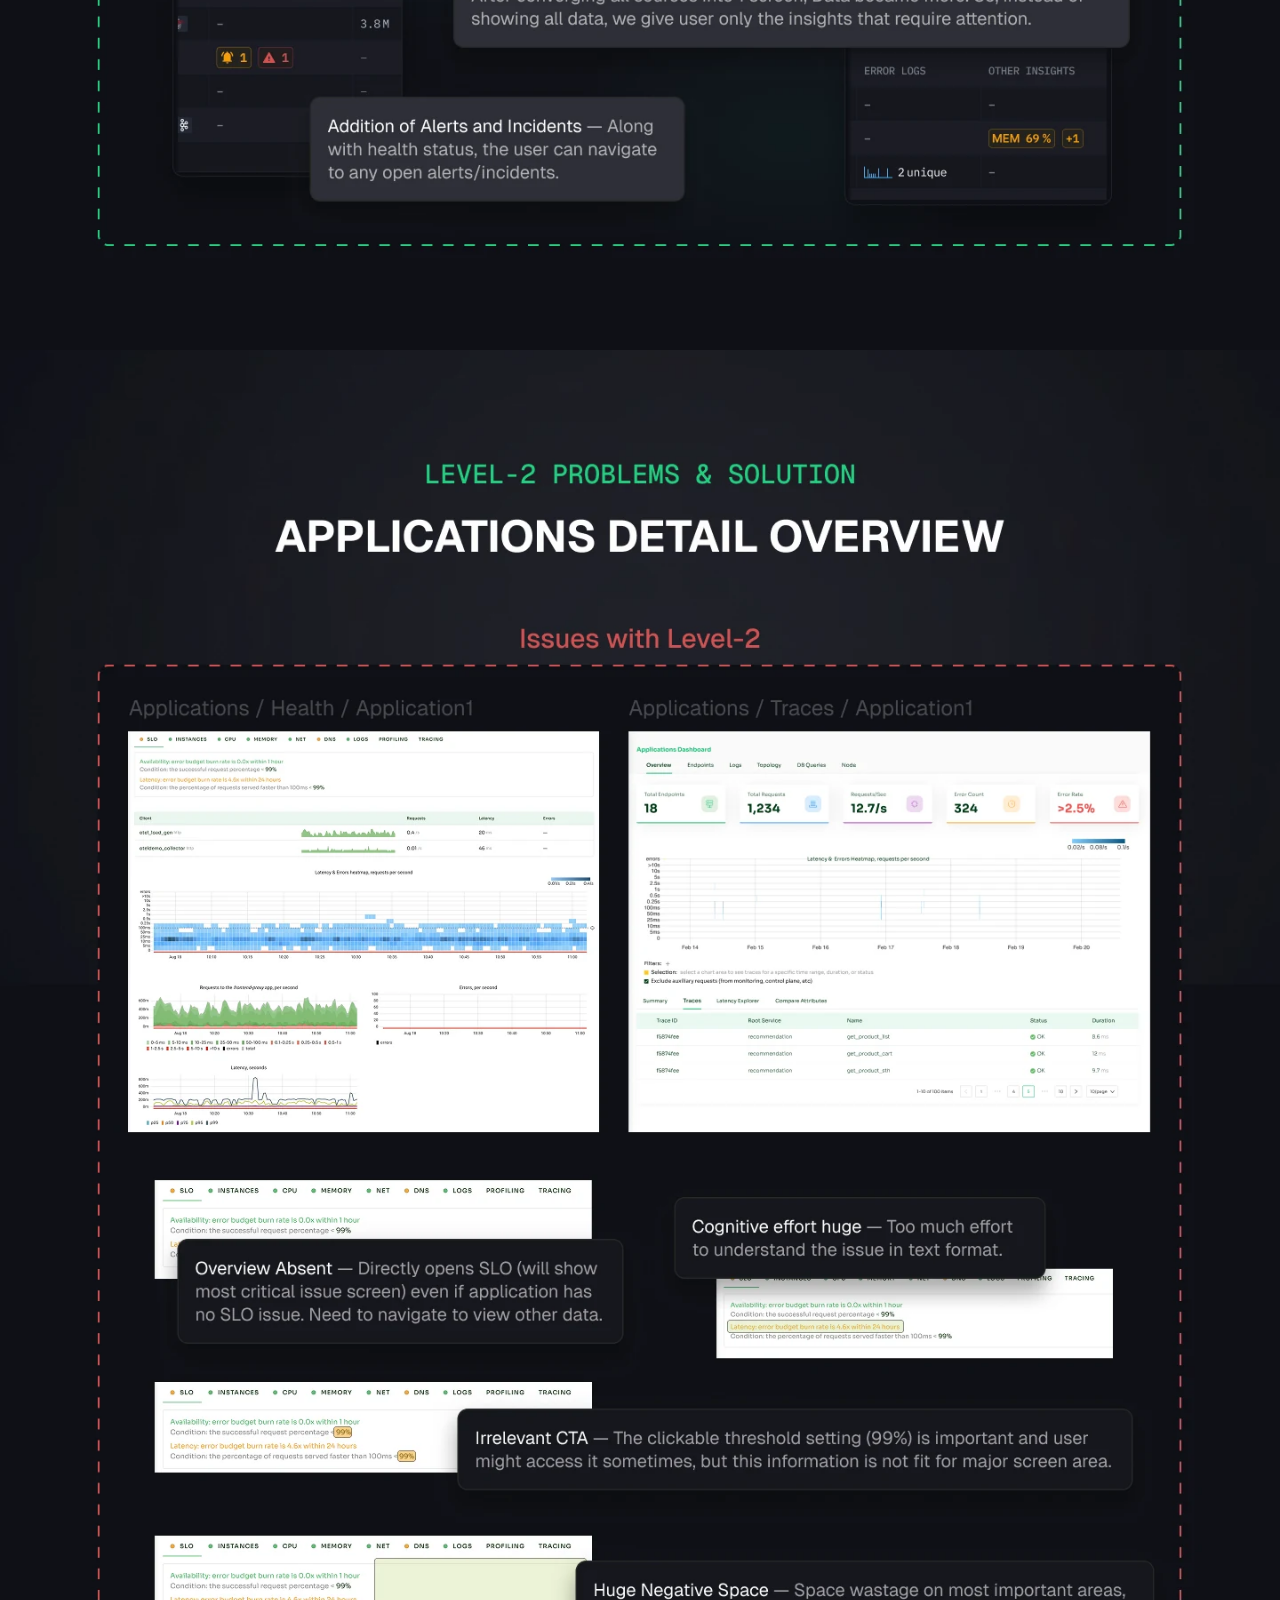
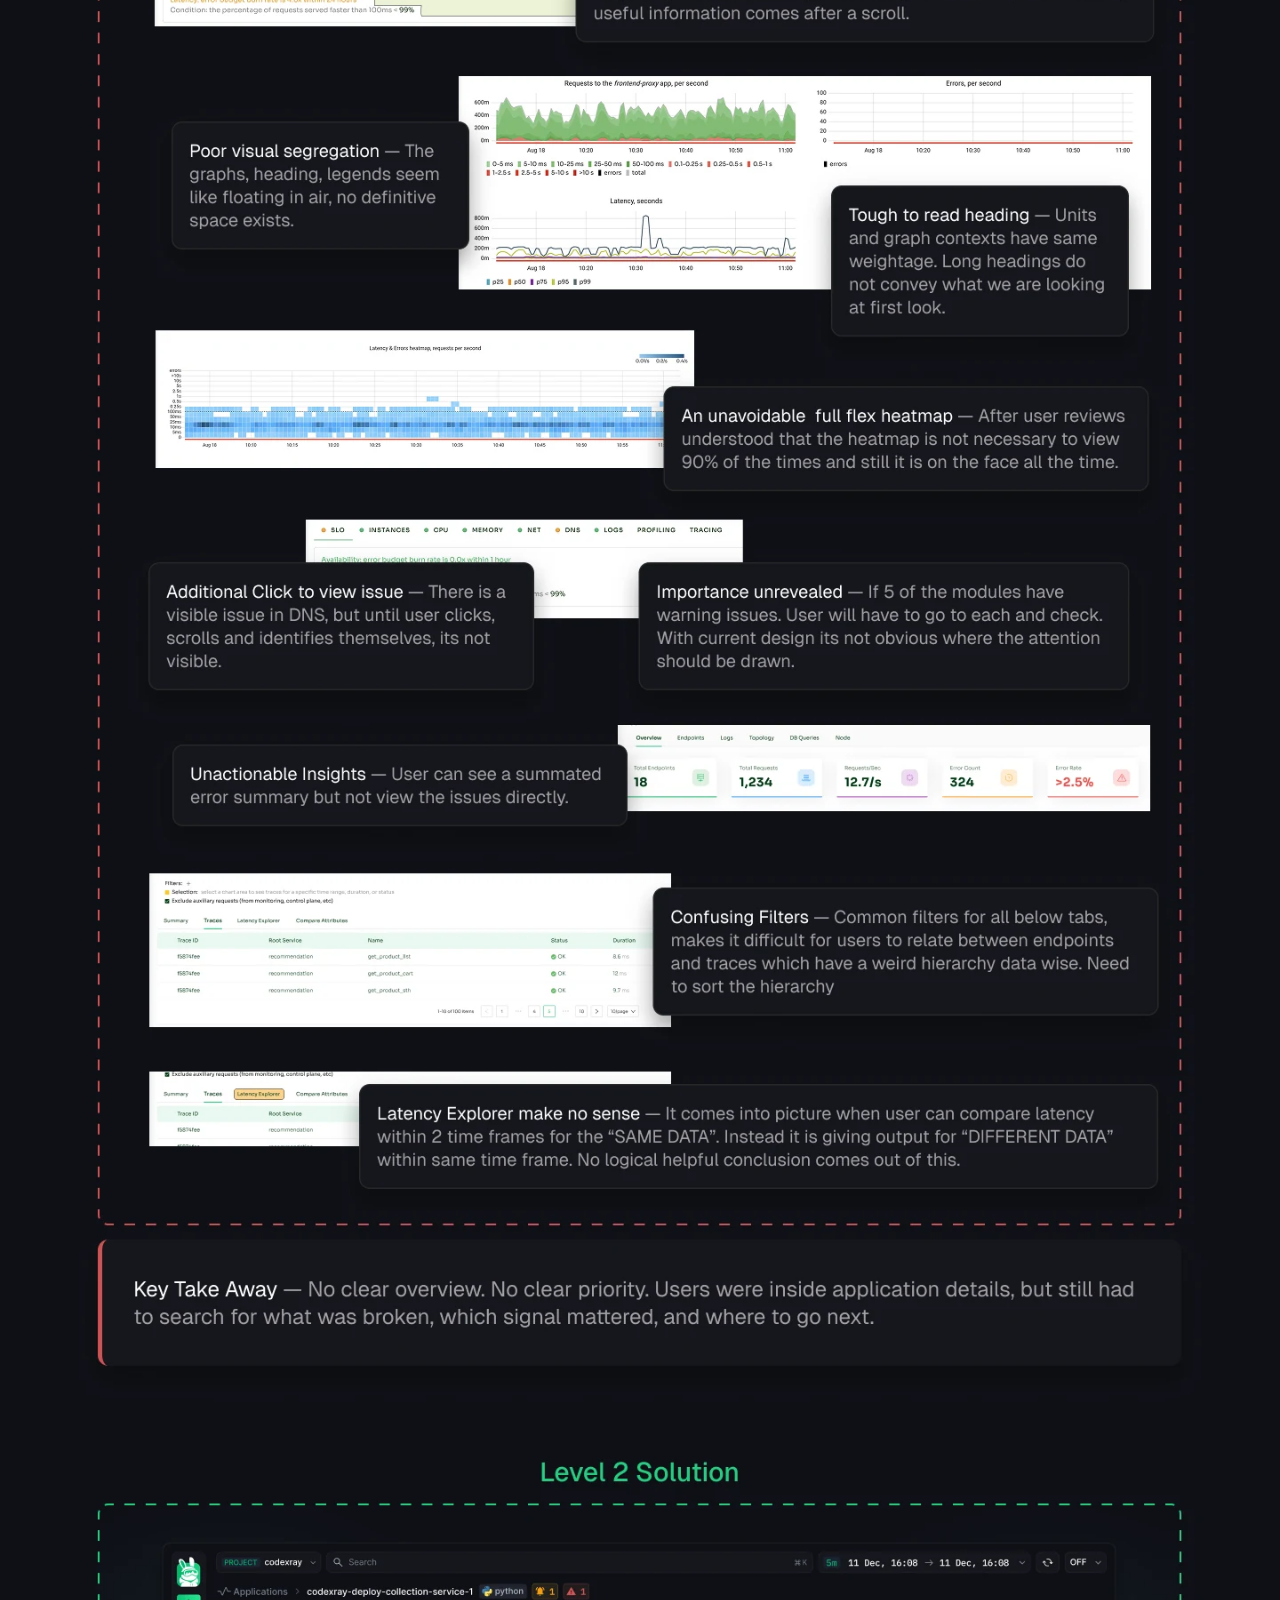
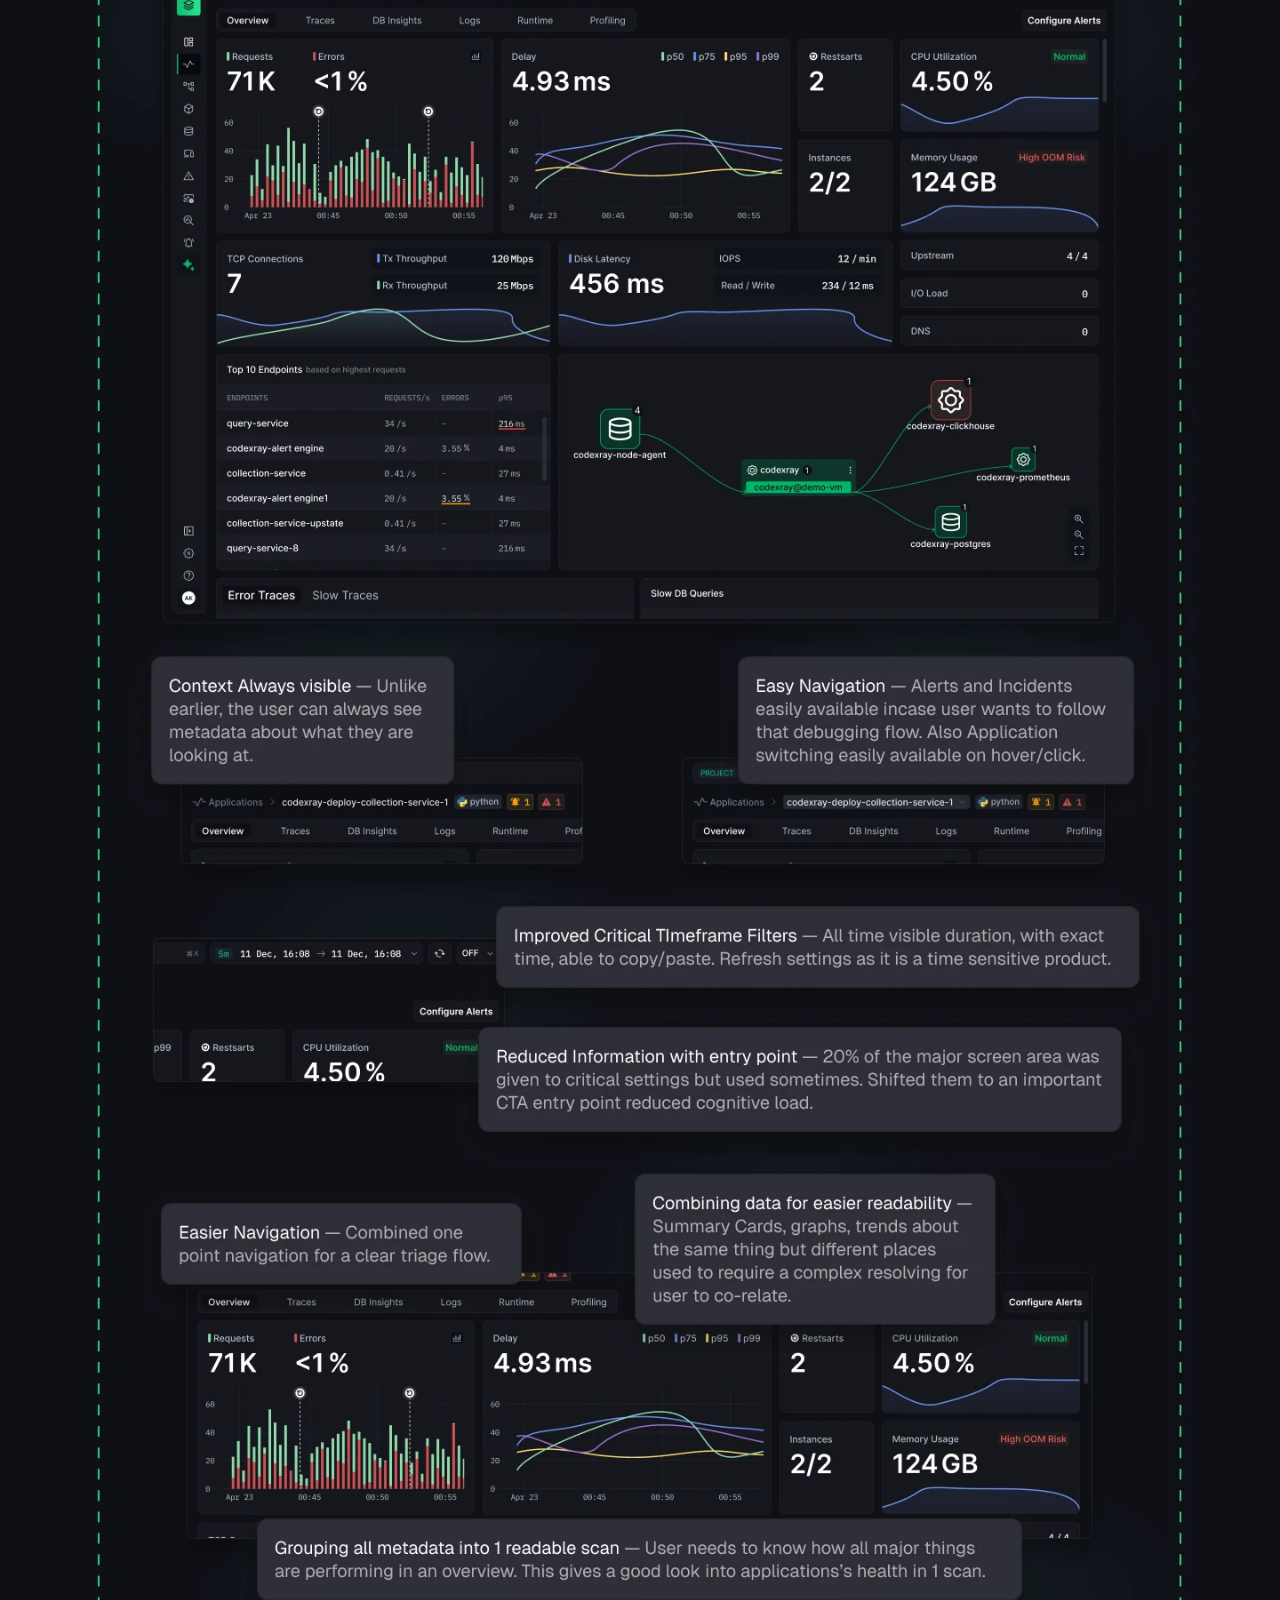
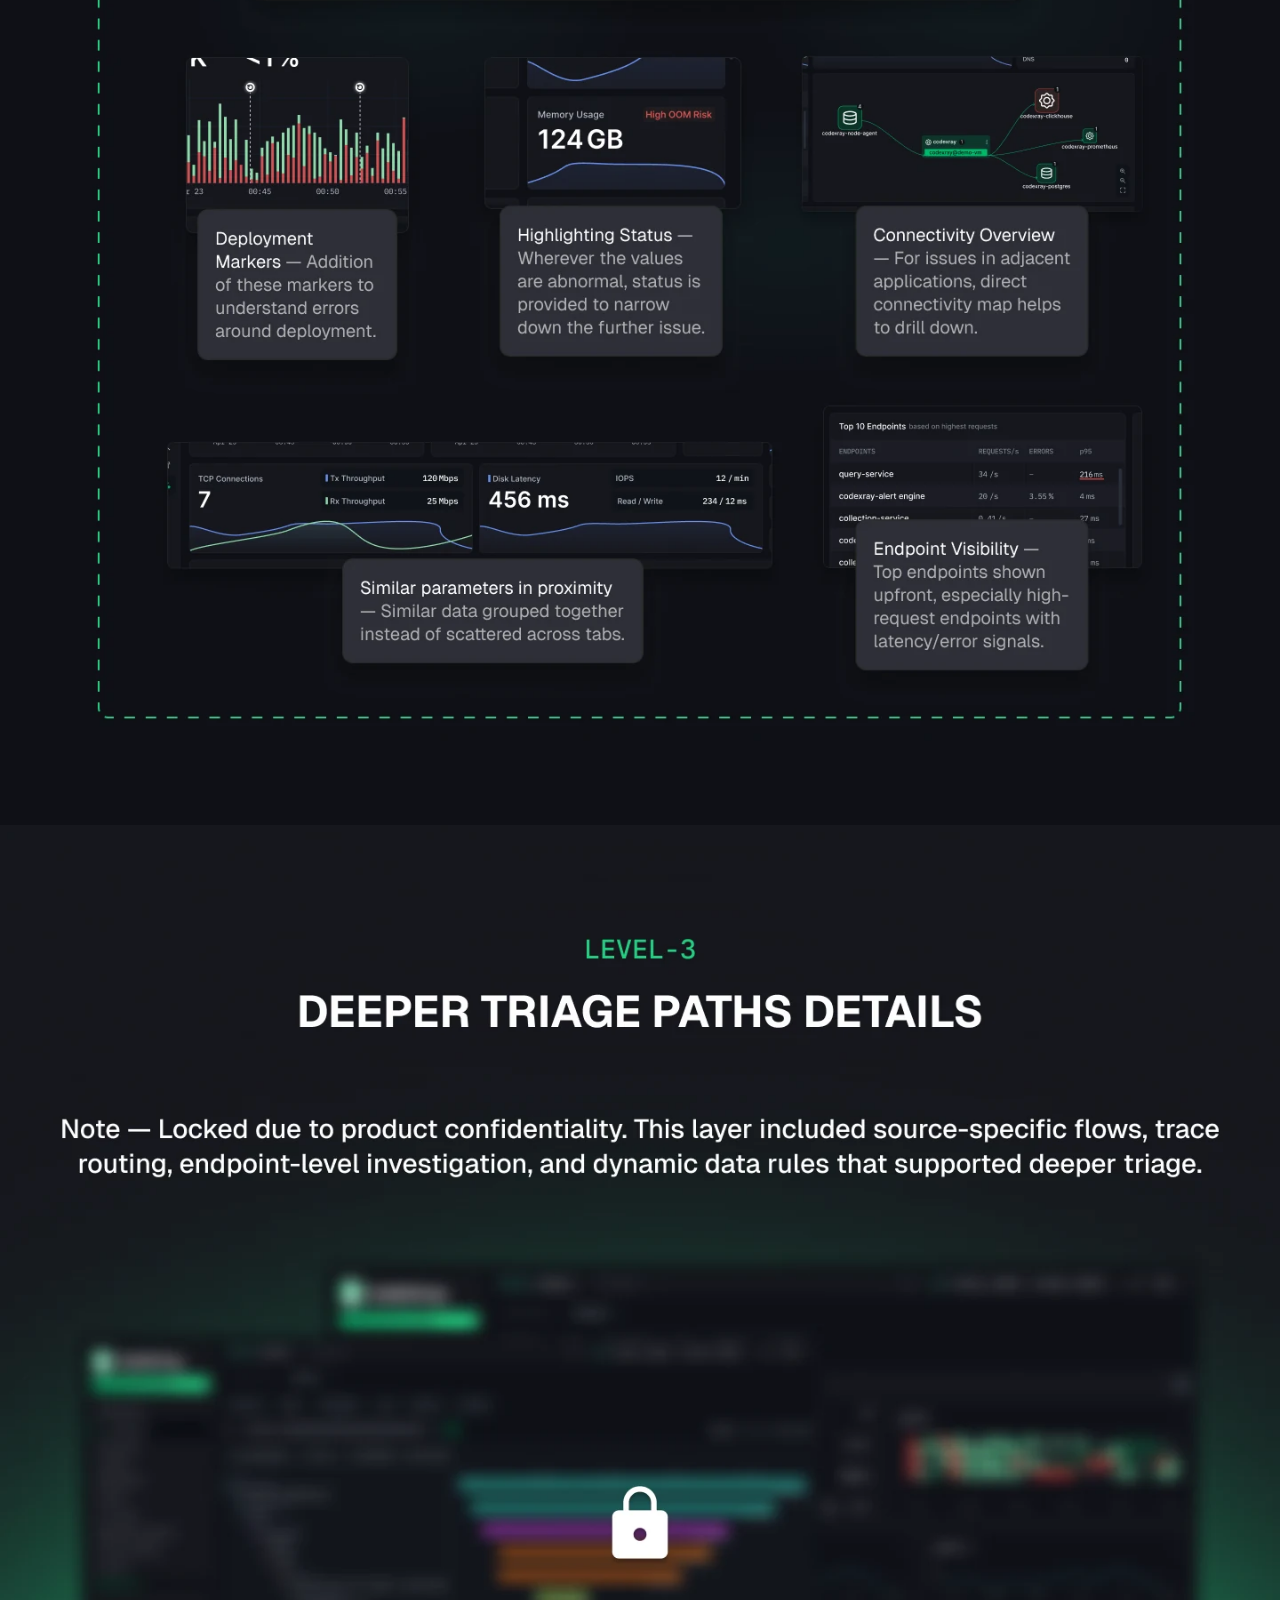
<file: codexray.html>
<!doctype html>
<html lang="en">
<head>
  <meta charset="utf-8" />
  <meta name="viewport" content="width=device-width, initial-scale=1" />
  <title>CodeXray Case Study — Arshdeep Kaur</title>
  <meta name="description" content="Unifying scattered application signals into one monitoring experience — a CodeXray case study by Arshdeep Kaur." />
  <link rel="preconnect" href="https://fonts.googleapis.com" />
  <link rel="preconnect" href="https://fonts.gstatic.com" crossorigin />
  <link href="https://fonts.googleapis.com/css2?family=Instrument+Serif:ital@0;1&family=Inter+Tight:wght@400;500;600;700&family=JetBrains+Mono:wght@400;500&display=swap" rel="stylesheet" />
  <link rel="stylesheet" href="styles.css?v=8" />
  <style>
    /* Case study page: dark background matching the slides */
    body.case-page { background: #0f1016; color: #f2f0eb; }
    .case-bar {
      position: sticky; top: 0; z-index: 10;
      display: flex; justify-content: space-between; align-items: center; gap: 16px;
      padding: 14px var(--pad);
      background: rgba(15,16,22,.85); backdrop-filter: blur(12px);
      border-bottom: 1px solid rgba(255,255,255,.06);
    }
    .case-bar .back { font-size: 15px; color: #cfcac1; transition: color .2s; }
    .case-bar .back:hover { color: #fff; }
    .case-bar .title { font-family: var(--mono); font-size: 12px; letter-spacing: .06em; color: var(--dark-dim); }
    .case-bar .btn { padding: 9px 16px; font-size: 14px; border-color: #4a4a4f; color: #f2f0eb; }
    .case-bar .btn:hover { border-color: #f2f0eb; box-shadow: 3px 3px 0 #f2f0eb; }

    /* Slides are designed to run together as one continuous page */
    .slides { max-width: 1440px; margin: 0 auto; }
    .slides img { display: block; width: 100%; height: auto; }

    .case-end { text-align: center; padding: clamp(64px, 10vw, 120px) var(--pad); }
    .case-end h2 { font-size: clamp(30px, 4.5vw, 56px); font-weight: 600; letter-spacing: -.03em; line-height: 1.1; }
    .case-end h2 em { color: var(--accent); }
    .case-end .cta-row { justify-content: center; }

    @media (max-width: 600px) {
      .case-bar .title { display: none; }
    }
  </style>
</head>
<body class="case-page">

  <header class="case-bar">
    <a class="back" href="index.html">← Arshdeep Kaur</a>
    <span class="title">CODEXRAY · CASE STUDY</span>
    <a class="btn" href="assets/Arshdeep_Kaur_CV.pdf" target="_blank" rel="noopener">Résumé ↗</a>
  </header>

  <!-- Slides live in assets/case-studies/codexray-web/ (compressed copies of assets/case-studies/codexray/) -->
  <main class="slides">
    <img src="assets/case-studies/codexray-web/01.webp" width="1440" height="1637" alt="Designing for faster triage: unifying scattered application signals into one monitoring experience" />
    <img src="assets/case-studies/codexray-web/02.webp" width="1440" height="2612" alt="Introduction: understanding the basics — users, telemetry data and the triage flow" loading="lazy" />
    <img src="assets/case-studies/codexray-web/03.webp" width="1440" height="714" alt="Redesign framework: breaking the problem into three layers" loading="lazy" />
    <img src="assets/case-studies/codexray-web/04.webp" width="1440" height="6151" alt="Level 1 problems and solution: application listing and meta information" loading="lazy" />
    <img src="assets/case-studies/codexray-web/05.webp" width="1440" height="5935" alt="Level 2 problems and solution: applications detail overview" loading="lazy" />
    <img src="assets/case-studies/codexray-web/06.webp" width="1440" height="1104" alt="Level 3: deeper triage path details (locked for confidentiality)" loading="lazy" />
    <img src="assets/case-studies/codexray-web/07.webp" width="1440" height="2015" alt="Information architecture: how I structured the redesign" loading="lazy" />
    <img src="assets/case-studies/codexray-web/08.webp" width="1440" height="4045" alt="User task analysis: reducing error insight efforts — 41% fewer clicks, 67% less screen-splitting, 20% fewer screens" loading="lazy" />
    <img src="assets/case-studies/codexray-web/09.webp" width="1440" height="490" alt="Outcome: part of CodeXray's evolution into an enterprise-ready observability platform" loading="lazy" />
  </main>

  <section class="case-end">
    <p class="label">// THANKS FOR READING</p>
    <h2>Want to talk about <em>this</em> project?</h2>
    <div class="cta-row">
      <button class="btn btn-primary light copy-email" data-email="arshdeep24kaur@gmail.com">Email me <span aria-hidden="true">⧉</span></button>
      <a class="btn light-outline" href="https://www.linkedin.com/in/24arsh/" target="_blank" rel="noopener">LinkedIn ↗</a>
      <a class="btn light-outline" href="index.html#projects">See other work →</a>
    </div>
  </section>

  <div class="toast" role="status" aria-live="polite"></div>

  <script>
    // Copy email to clipboard (same behaviour as the home page)
    const toast = document.querySelector('.toast');
    document.querySelectorAll('.copy-email').forEach((btn) => {
      btn.addEventListener('click', async () => {
        const email = btn.dataset.email;
        try {
          await navigator.clipboard.writeText(email);
          toast.textContent = `Email copied — ${email}`;
          toast.classList.add('show');
          setTimeout(() => toast.classList.remove('show'), 2000);
        } catch {
          window.location.href = `mailto:${email}`;
        }
      });
    });
  </script>
</body>
</html>
</file>
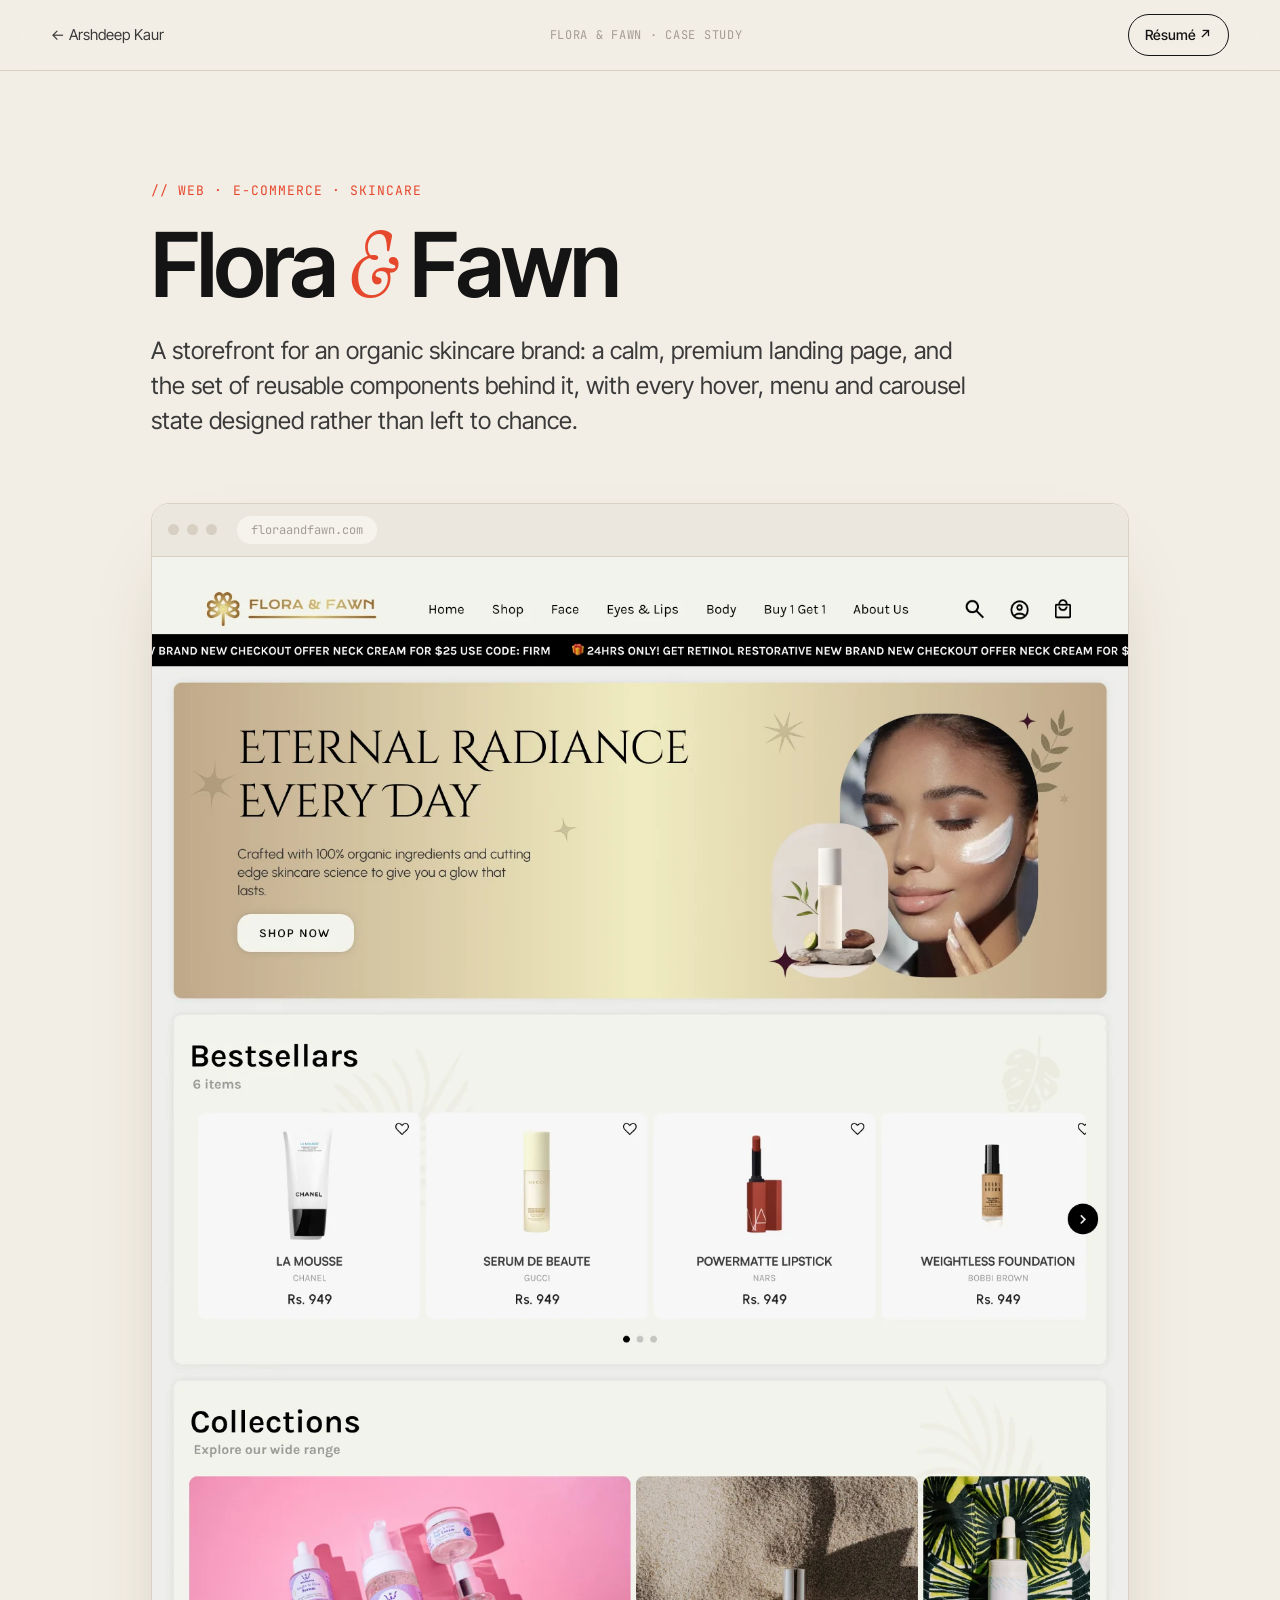
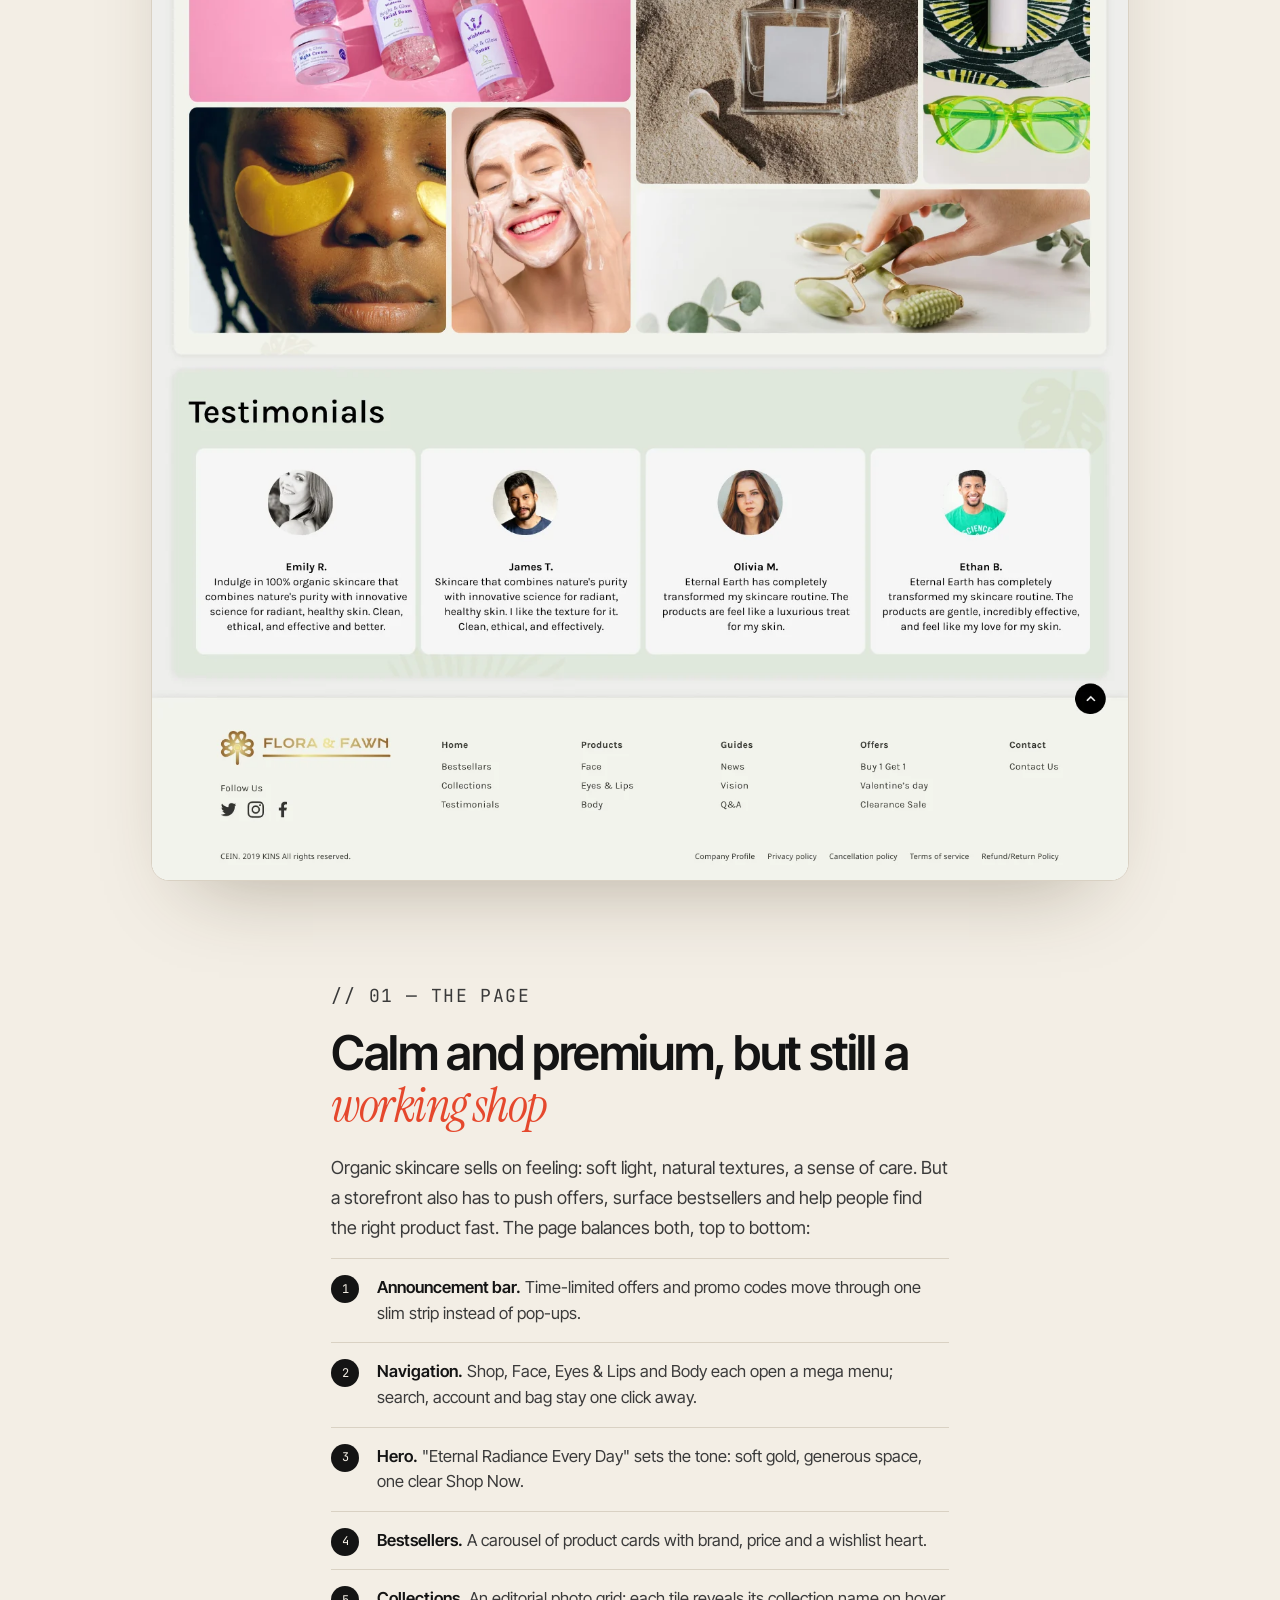
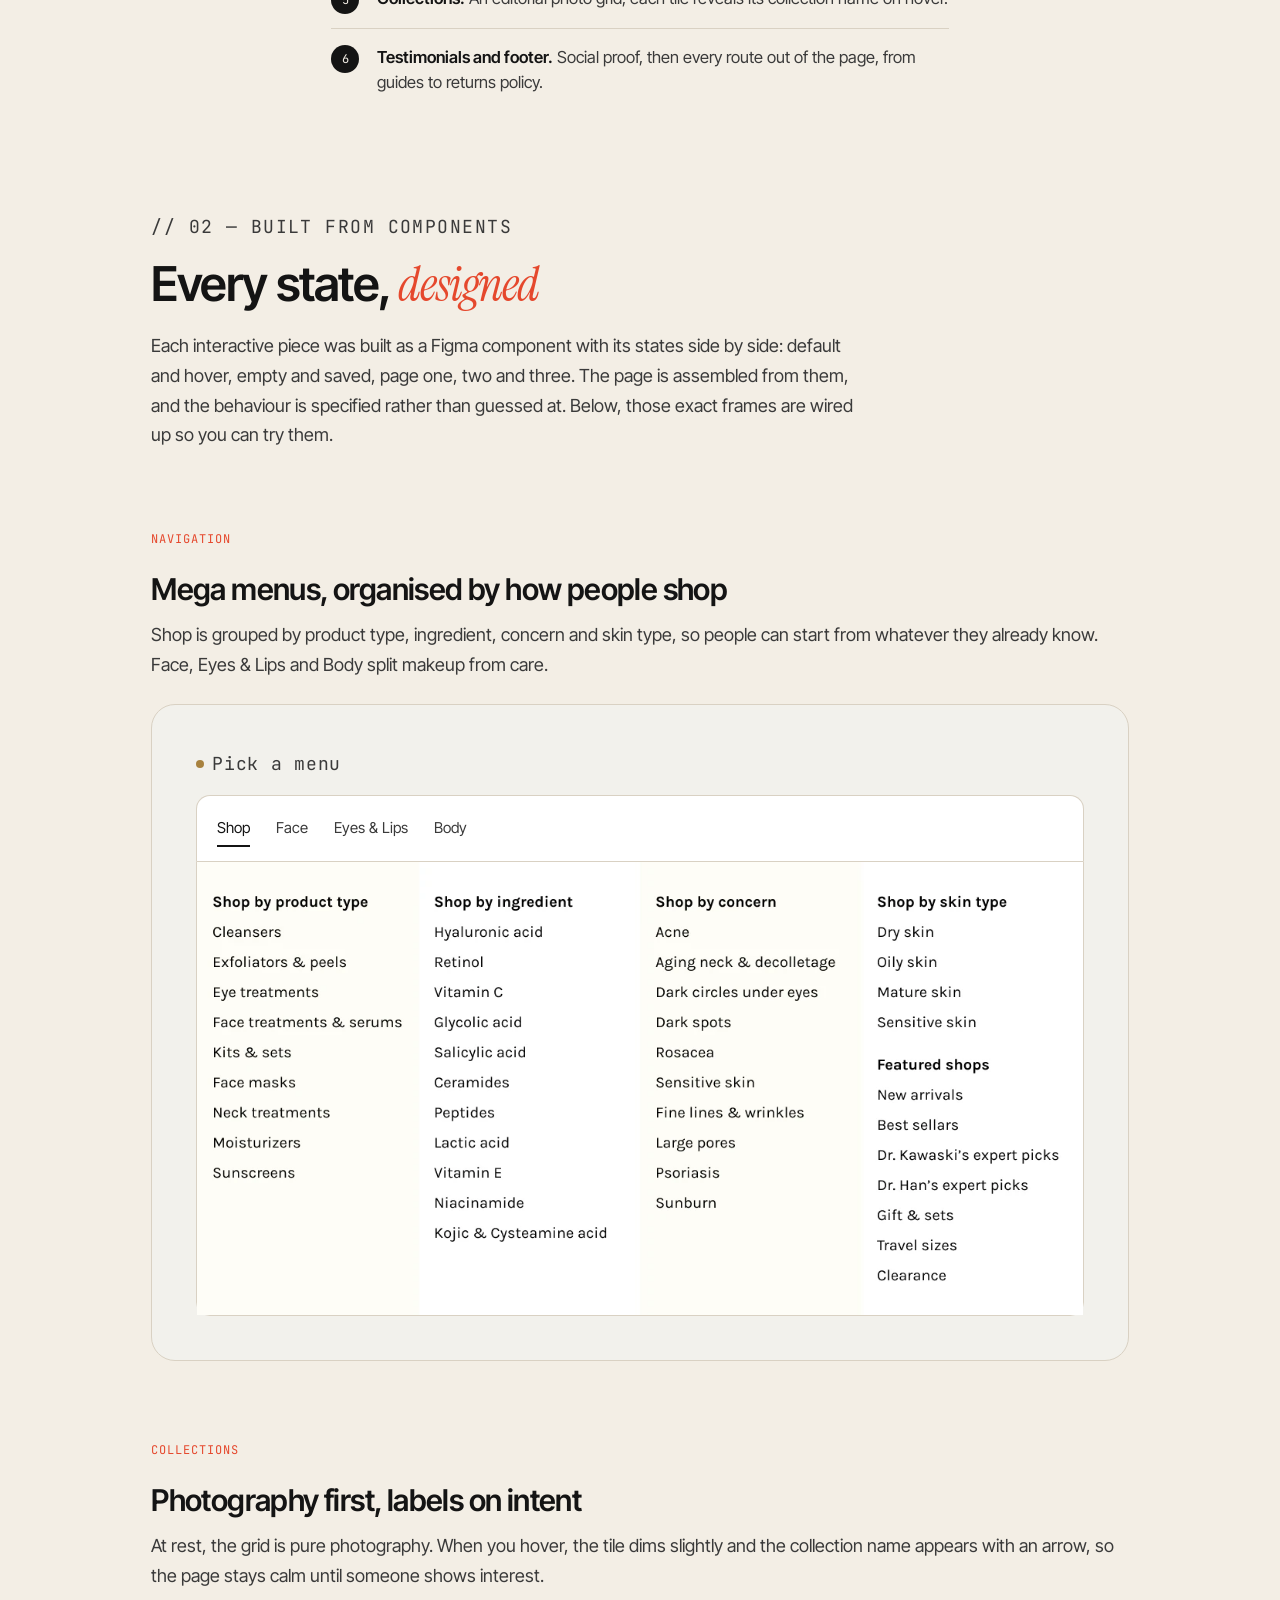
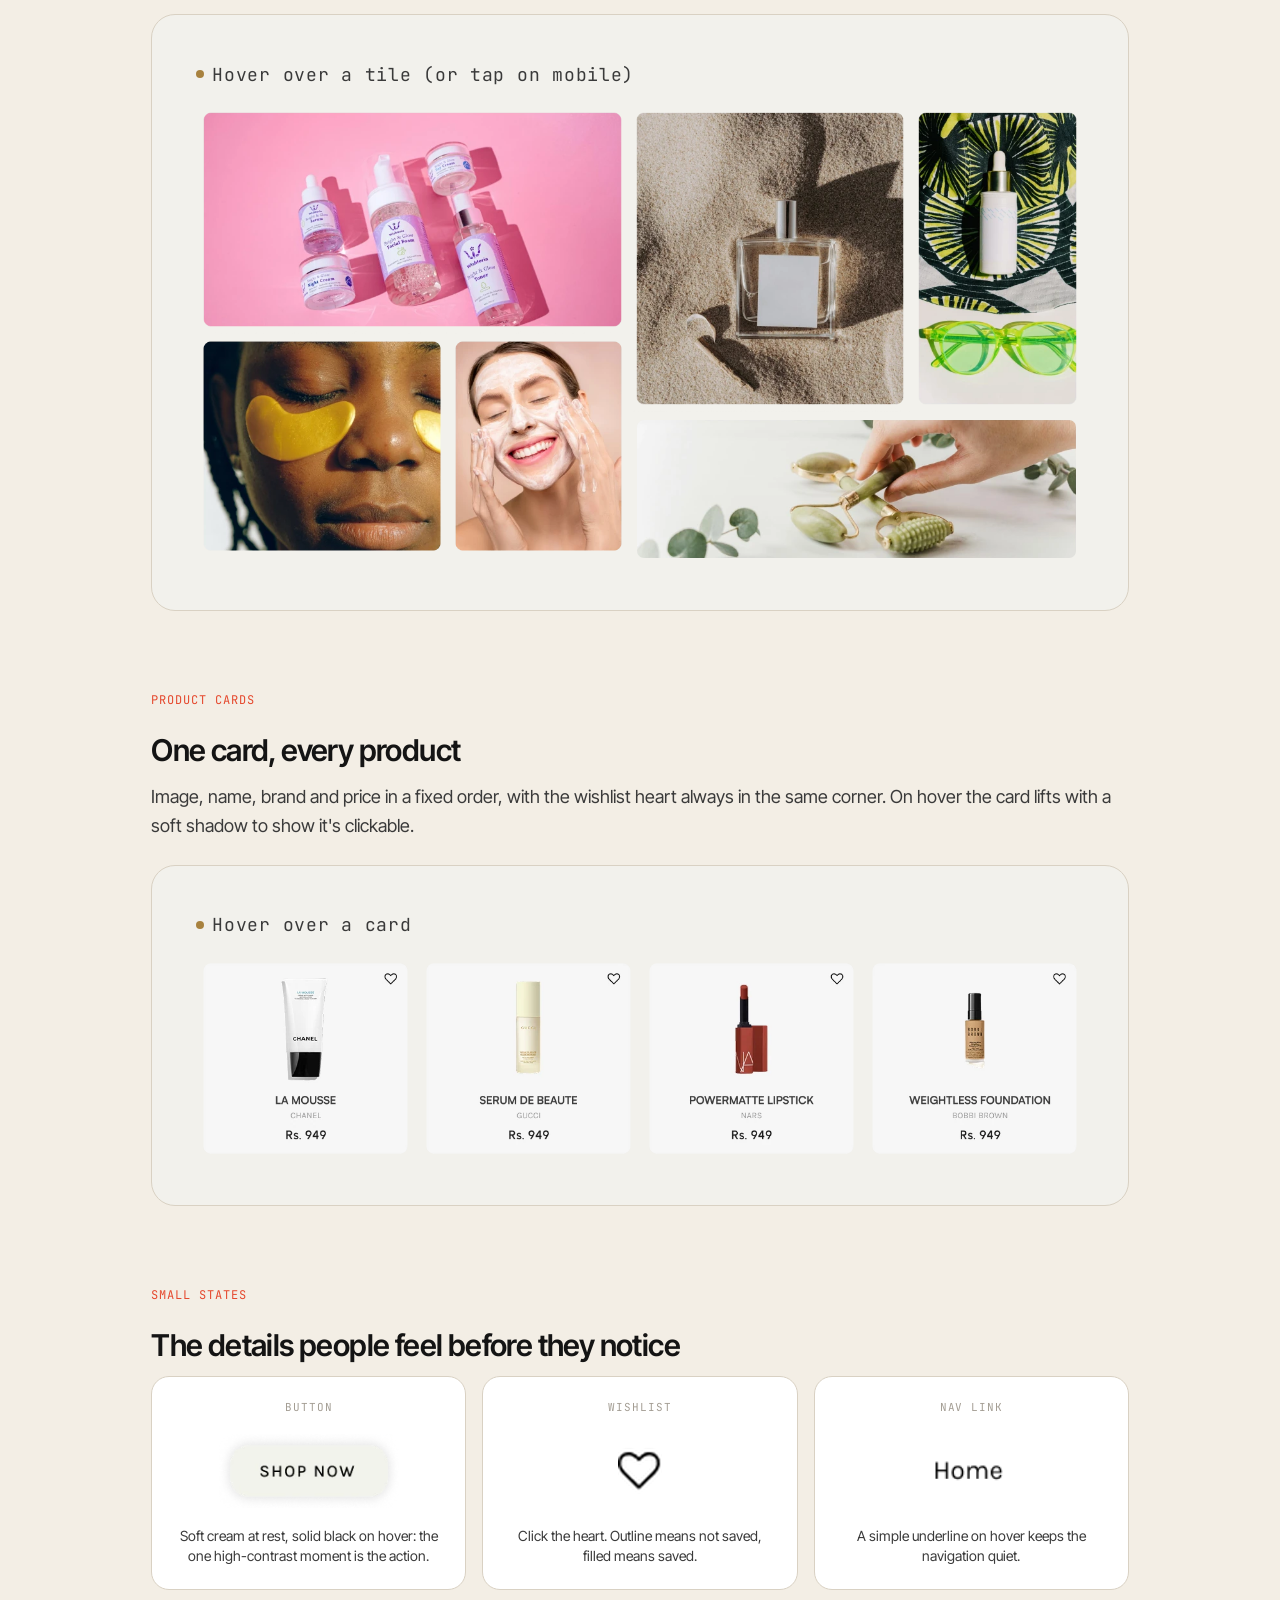
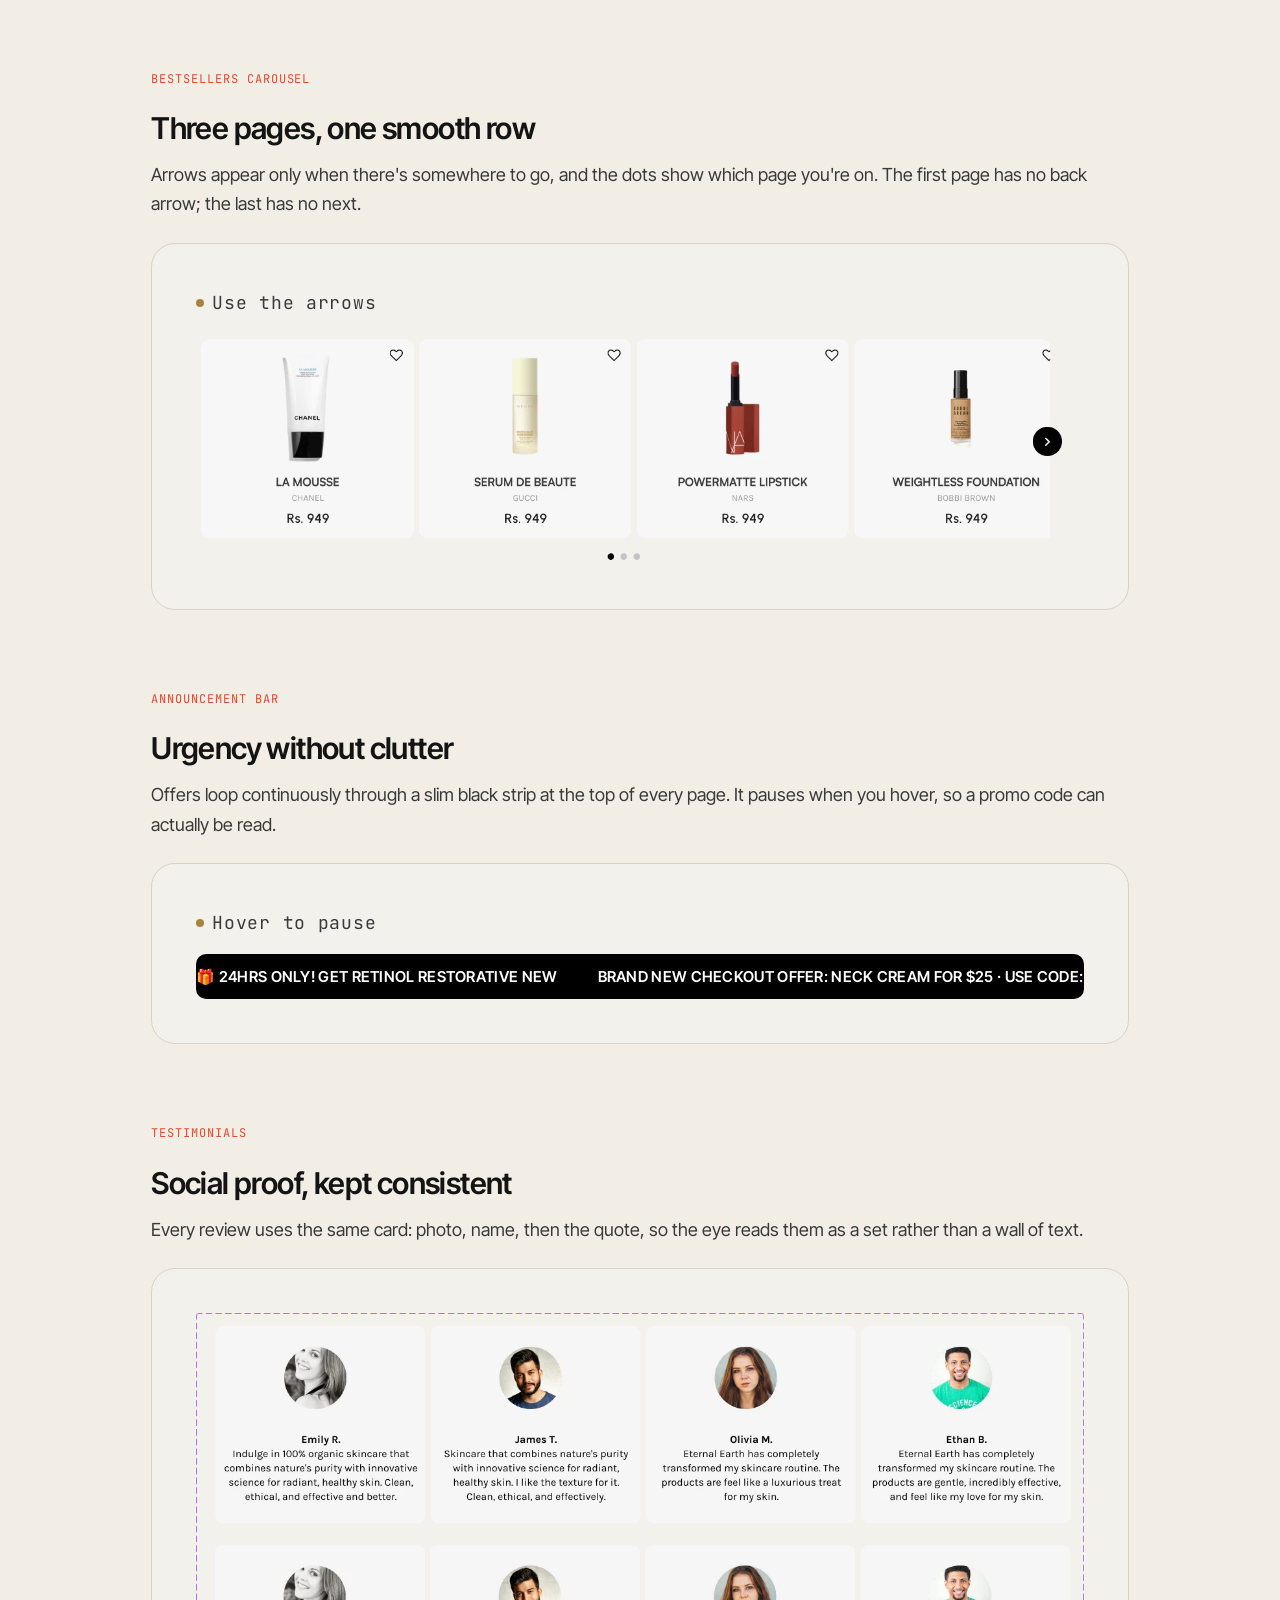
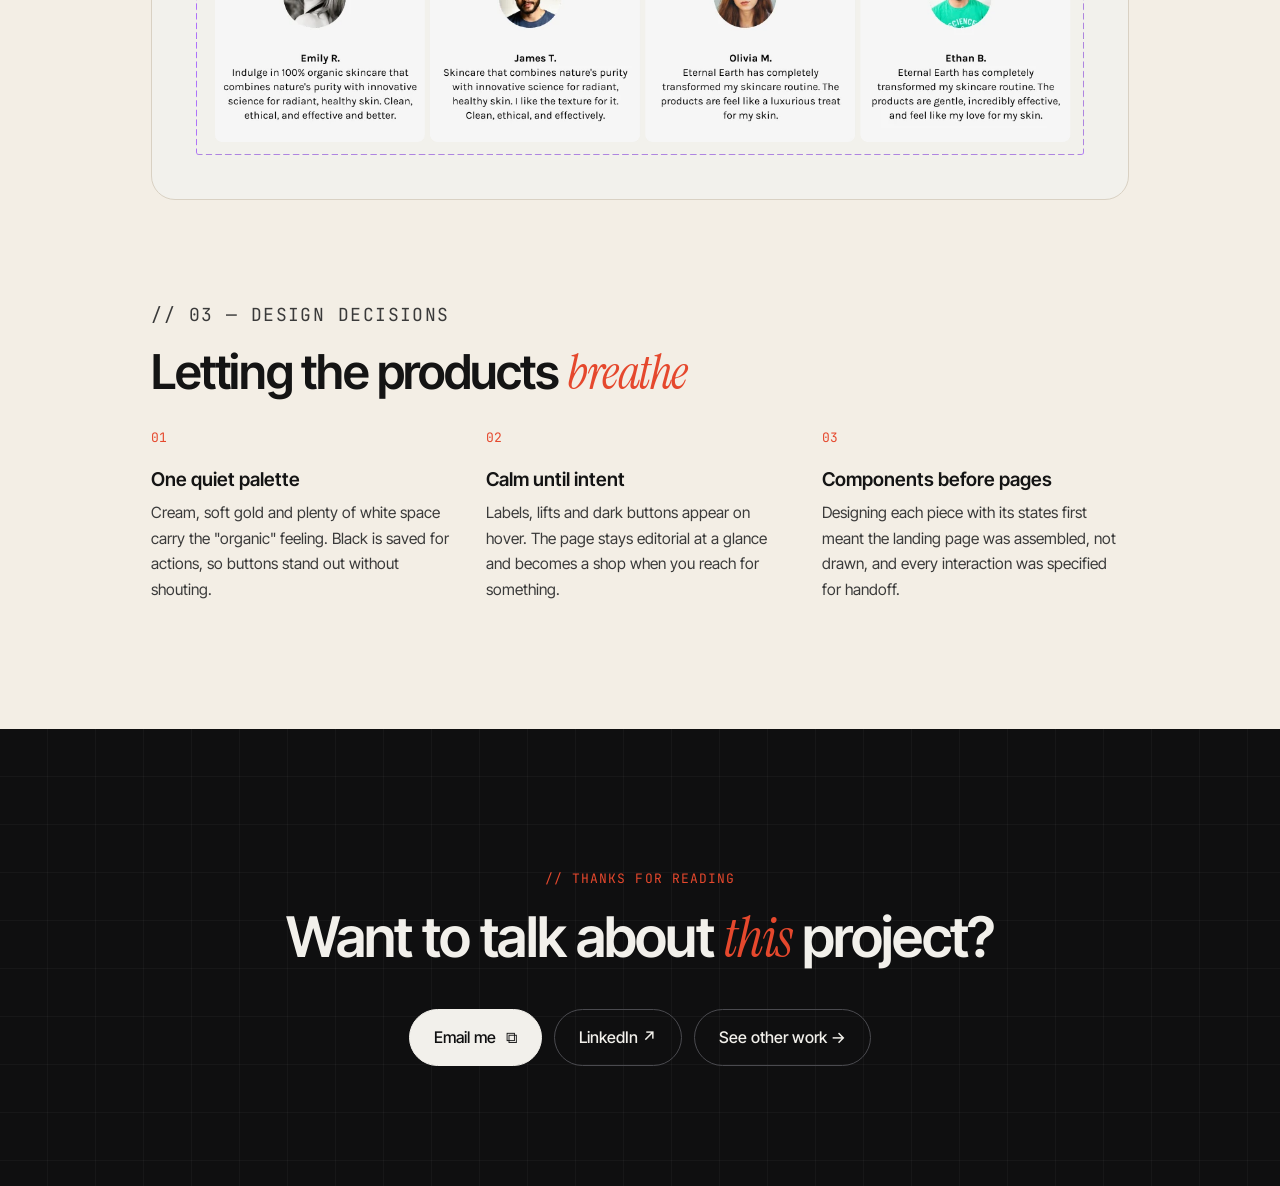
<file: flora-n-fawn.html>
<!doctype html>
<html lang="en">
<head>
  <meta charset="utf-8" />
  <meta name="viewport" content="width=device-width, initial-scale=1" />
  <title>Flora &amp; Fawn Case Study — Arshdeep Kaur</title>
  <meta name="description" content="Flora & Fawn: an organic skincare storefront and the component states behind it — a case study by Arshdeep Kaur." />
  <link rel="preconnect" href="https://fonts.googleapis.com" />
  <link rel="preconnect" href="https://fonts.gstatic.com" crossorigin />
  <link href="https://fonts.googleapis.com/css2?family=Instrument+Serif:ital@0;1&family=Inter+Tight:wght@400;500;600;700&family=JetBrains+Mono:wght@400;500&display=swap" rel="stylesheet" />
  <link rel="stylesheet" href="styles.css?v=8" />
  <link rel="stylesheet" href="case-study.css?v=8" />
  <style>
    /* ── Flora & Fawn page ── */
    :root { --ff-cream: #f2f1ec; --ff-gold: #a8823f; }

    /* Browser frame around the full landing page */
    .browser { border-radius: 18px; overflow: hidden; background: #fff; border: 1px solid var(--line); box-shadow: 0 40px 80px -40px rgba(60,45,20,.35); }
    .browser-bar { display: flex; align-items: center; gap: 8px; padding: 12px 16px; background: #ebe7de; border-bottom: 1px solid var(--line); }
    .browser-bar i { width: 11px; height: 11px; border-radius: 50%; background: #d6cfc2; }
    .browser-bar span { margin-left: 12px; font-family: var(--mono); font-size: 12px; color: var(--dim); background: #f6f3ec; padding: 5px 14px; border-radius: 999px; }
    .browser img { display: block; width: 100%; height: auto; }

    /* Demo stage */
    .demo { background: var(--ff-cream); border: 1px solid var(--line); border-radius: 24px; padding: clamp(20px, 4vw, 44px); margin-top: 24px; }
    .try { display: inline-flex; align-items: center; gap: 8px; font-family: var(--mono); font-size: 12px; letter-spacing: .04em; color: var(--ff-gold); margin-bottom: 18px; }
    .try::before { content: ""; width: 8px; height: 8px; border-radius: 50%; background: var(--ff-gold); animation: ping 2s infinite; }
    .demo h3 { margin-top: 0; }
    .sub-head { margin-top: clamp(48px, 7vw, 80px); }
    .sub-head h3 { font-size: clamp(24px, 2.6vw, 30px); letter-spacing: -.02em; margin: 6px 0 8px; }
    .sub-head .k { font-family: var(--mono); font-size: 12px; letter-spacing: .08em; color: var(--accent); }

    /* Default → hover swap, built from the exported Figma states */
    .swap { position: relative; display: block; cursor: pointer; transition: transform .35s ease; }
    .swap img { display: block; width: 100%; height: auto; transition: opacity .35s ease; }
    .swap img.alt { position: absolute; inset: 0; opacity: 0; }
    .swap:hover img.alt, .swap:focus-visible img.alt, .swap.on img.alt { opacity: 1; }
    .swap:focus-visible { outline: 2px solid var(--ff-gold); outline-offset: 4px; border-radius: 14px; }

    /* Same two-column arrangement as the landing page's collections grid */
    .bento { display: flex; align-items: flex-start; }
    .bento-col { min-width: 0; display: flex; flex-direction: column; }
    .bento-row { display: flex; align-items: flex-start; }
    .bento-row .swap { min-width: 0; }
    .cards4 { display: grid; grid-template-columns: repeat(4, 1fr); gap: 4px; }
    .cards4 .swap:hover, .cards4 .swap.on { transform: translateY(-6px); }

    /* Small states */
    .states { display: grid; grid-template-columns: repeat(3, 1fr); gap: 16px; }
    .state-box { background: #fff; border: 1px solid var(--line); border-radius: 18px; padding: 22px; display: flex; flex-direction: column; align-items: center; justify-content: space-between; gap: 18px; min-height: 190px; }
    .state-box .k { font-family: var(--mono); font-size: 11px; letter-spacing: .08em; color: var(--dim); text-transform: uppercase; }
    .state-box p { font-size: 14px; color: var(--ink-2); text-align: center; margin: 0; line-height: 1.45; }
    .state-box .swap.btn-demo { width: 180px; }
    .state-box .swap.nav-demo { width: 92px; }
    .heart-btn { width: 44px; height: 50px; border: 0; background: none; padding: 0; position: relative; cursor: pointer; }
    .heart-btn img { position: absolute; inset: 0; width: 100%; height: 100%; object-fit: contain; transition: opacity .2s, transform .2s; }
    .heart-btn .alt { opacity: 0; }
    .heart-btn[aria-pressed="true"] .alt { opacity: 1; }
    .heart-btn[aria-pressed="true"] .base { opacity: 0; }
    .heart-btn:active img { transform: scale(.85); }

    /* Mega menu demo */
    .mini-nav { display: flex; flex-wrap: wrap; gap: 4px 26px; padding: 14px 20px; background: #fff; border-radius: 14px 14px 0 0; border: 1px solid var(--line); border-bottom: 0; font-size: 15px; }
    .mini-nav button { font: inherit; padding: 6px 0; color: var(--ink-2); border-bottom: 2px solid transparent; }
    .mini-nav button[aria-selected="true"] { color: var(--ink); border-bottom-color: var(--ink); }
    .menu-panel { background: #fefdf6; border: 1px solid var(--line); border-radius: 0 0 14px 14px; min-height: 260px; display: flex; align-items: flex-start; }
    .menu-panel img { display: none; height: auto; max-width: 100%; }
    .menu-panel img.show { display: block; }

    /* Carousel demo */
    .carousel { position: relative; }
    .carousel img { display: block; width: 100%; height: auto; transition: opacity .5s ease; }
    .carousel img + img { position: absolute; inset: 0; }
    .carousel img:not(.show) { opacity: 0; }
    .carousel .hit { position: absolute; top: 0; bottom: 12%; width: 8%; }
    .carousel .hit.prev { left: 0; } .carousel .hit.next { right: 0; }

    /* Live announcement marquee */
    .announce { background: #000; color: #fff; overflow: hidden; border-radius: 10px; }
    .announce-track { display: flex; width: max-content; animation: scroll 22s linear infinite; padding: 11px 0; font-weight: 600; font-size: 15px; letter-spacing: .02em; text-transform: uppercase; }
    .announce-track span { padding-right: 40px; white-space: nowrap; }
    .announce:hover .announce-track { animation-play-state: paused; }

    .testimonials img { display: block; width: 100%; height: auto; }

    @media (max-width: 860px) {
      .bento { flex-direction: column; }
      .bento-col { width: 100%; }
      .cards4 { grid-template-columns: repeat(2, 1fr); }
      .states { grid-template-columns: 1fr; }
    }
    @media (prefers-reduced-motion: reduce) { .announce-track { animation: none; } }
  </style>
</head>
<body>

  <header class="cs-bar">
    <a class="back" href="index.html">← Arshdeep Kaur</a>
    <span class="title">FLORA &amp; FAWN · CASE STUDY</span>
    <a class="btn" href="assets/Arshdeep_Kaur_CV.pdf" target="_blank" rel="noopener">Résumé ↗</a>
  </header>

  <main>
    <!-- ───────────── Hero ───────────── -->
    <div class="cs-wrap cs-hero">
      <p class="label">// WEB · E-COMMERCE · SKINCARE</p>
      <h1>Flora <em>&amp;</em> Fawn</h1>
      <p class="lede">
        A storefront for an organic skincare brand: a calm, premium landing page, and the set of
        reusable components behind it, with every hover, menu and carousel state designed rather than left to chance.
      </p>
    </div>

    <!-- ───────────── 01 The page ───────────── -->
    <section class="cs-section" style="padding-top:0">
      <div class="cs-wrap">
        <div class="browser">
          <div class="browser-bar"><i></i><i></i><i></i><span>floraandfawn.com</span></div>
          <img src="assets/case-studies/flora-n-fawn-web/landing.webp" width="1440" height="2838" alt="Flora & Fawn landing page: announcement bar, navigation, Eternal Radiance hero, bestsellers carousel, collections grid, testimonials and footer" />
        </div>
      </div>

      <div class="cs-wrap cs-narrow" style="margin-top: clamp(56px, 8vw, 100px)">
        <p class="label">// 01 — THE PAGE</p>
        <h2>Calm and premium, but still a <em>working shop</em></h2>
        <p>
          Organic skincare sells on feeling: soft light, natural textures, a sense of care. But a storefront also has to
          push offers, surface bestsellers and help people find the right product fast. The page balances both, top to bottom:
        </p>
        <ol class="notes">
          <li><b>Announcement bar.</b> Time-limited offers and promo codes move through one slim strip instead of pop-ups.</li>
          <li><b>Navigation.</b> Shop, Face, Eyes &amp; Lips and Body each open a mega menu; search, account and bag stay one click away.</li>
          <li><b>Hero.</b> "Eternal Radiance Every Day" sets the tone: soft gold, generous space, one clear Shop Now.</li>
          <li><b>Bestsellers.</b> A carousel of product cards with brand, price and a wishlist heart.</li>
          <li><b>Collections.</b> An editorial photo grid; each tile reveals its collection name on hover.</li>
          <li><b>Testimonials and footer.</b> Social proof, then every route out of the page, from guides to returns policy.</li>
        </ol>
      </div>
    </section>

    <!-- ───────────── 02 Components ───────────── -->
    <section class="cs-section">
      <div class="cs-wrap">
        <div class="cs-narrow">
          <p class="label">// 02 — BUILT FROM COMPONENTS</p>
          <h2>Every state, <em>designed</em></h2>
          <p>
            Each interactive piece was built as a Figma component with its states side by side: default and hover,
            empty and saved, page one, two and three. The page is assembled from them, and the behaviour is
            specified rather than guessed at. Below, those exact frames are wired up so you can try them.
          </p>
        </div>

        <!-- Mega menus -->
        <div class="sub-head">
          <p class="k">NAVIGATION</p>
          <h3>Mega menus, organised by how people shop</h3>
          <p>Shop is grouped by product type, ingredient, concern and skin type, so people can start from whatever they already know. Face, Eyes &amp; Lips and Body split makeup from care.</p>
        </div>
        <div class="demo">
          <p class="try">Pick a menu</p>
          <div class="mini-nav" role="tablist" aria-label="Mega menus">
            <button role="tab" aria-selected="true" data-menu="shop">Shop</button>
            <button role="tab" aria-selected="false" data-menu="face">Face</button>
            <button role="tab" aria-selected="false" data-menu="eyes-lips">Eyes &amp; Lips</button>
            <button role="tab" aria-selected="false" data-menu="body">Body</button>
          </div>
          <div class="menu-panel">
            <img class="show" data-menu="shop" src="assets/case-studies/flora-n-fawn-web/menu-shop.webp" width="1148" height="587" alt="Shop mega menu: shop by product type, ingredient, concern, skin type, and featured shops" />
            <img data-menu="face" src="assets/case-studies/flora-n-fawn-web/menu-face.webp" width="574" height="587" alt="Face mega menu: makeup and skincare" />
            <img data-menu="eyes-lips" src="assets/case-studies/flora-n-fawn-web/menu-eyes-lips.webp" width="574" height="587" alt="Eyes and Lips mega menu: eye makeup, eye care, lip makeup, lip care" />
            <img data-menu="body" src="assets/case-studies/flora-n-fawn-web/menu-body.webp" width="861" height="587" alt="Body mega menu: bath, body care, hands and feet, grooming" />
          </div>
        </div>

        <!-- Collections -->
        <div class="sub-head">
          <p class="k">COLLECTIONS</p>
          <h3>Photography first, labels on intent</h3>
          <p>At rest, the grid is pure photography. When you hover, the tile dims slightly and the collection name appears with an arrow, so the page stays calm until someone shows interest.</p>
        </div>
        <div class="demo">
          <p class="try">Hover over a tile (or tap on mobile)</p>
          <div class="bento">
            <div class="bento-col" style="flex:675">
              <span class="swap" tabindex="0"><img src="assets/case-studies/flora-n-fawn-web/tile-summer-tone.webp" width="675" height="357" alt="Summer Tone collection tile" loading="lazy" /><img class="alt" src="assets/case-studies/flora-n-fawn-web/tile-summer-tone-hover.webp" alt="" loading="lazy" /></span>
              <div class="bento-row"><span class="swap" style="flex:403" tabindex="0"><img src="assets/case-studies/flora-n-fawn-web/tile-deep-repair.webp" width="403" height="357" alt="Deep Repair collection tile" loading="lazy" /><img class="alt" src="assets/case-studies/flora-n-fawn-web/tile-deep-repair-hover.webp" alt="" loading="lazy" /></span><span class="swap" style="flex:288" tabindex="0"><img src="assets/case-studies/flora-n-fawn-web/tile-night.webp" width="288" height="357" alt="Night collection tile" loading="lazy" /><img class="alt" src="assets/case-studies/flora-n-fawn-web/tile-night-hover.webp" alt="" loading="lazy" /></span></div>
            </div>
            <div class="bento-col" style="flex:710">
              <div class="bento-row"><span class="swap" style="flex:440" tabindex="0"><img src="assets/case-studies/flora-n-fawn-web/tile-beach-pack.webp" width="440" height="478" alt="Beach Pack collection tile" loading="lazy" /><img class="alt" src="assets/case-studies/flora-n-fawn-web/tile-beach-pack-hover.webp" alt="" loading="lazy" /></span><span class="swap" style="flex:270" tabindex="0"><img src="assets/case-studies/flora-n-fawn-web/tile-sun-care.webp" width="270" height="478" alt="Sun Care collection tile" loading="lazy" /><img class="alt" src="assets/case-studies/flora-n-fawn-web/tile-sun-care-hover.webp" alt="" loading="lazy" /></span></div>
              <span class="swap" tabindex="0"><img src="assets/case-studies/flora-n-fawn-web/tile-massage-therapy.webp" width="694" height="236" alt="Massage Therapy collection tile" loading="lazy" /><img class="alt" src="assets/case-studies/flora-n-fawn-web/tile-massage-therapy-hover.webp" alt="" loading="lazy" /></span>
            </div>
          </div>
        </div>

        <!-- Product cards -->
        <div class="sub-head">
          <p class="k">PRODUCT CARDS</p>
          <h3>One card, every product</h3>
          <p>Image, name, brand and price in a fixed order, with the wishlist heart always in the same corner. On hover the card lifts with a soft shadow to show it's clickable.</p>
        </div>
        <div class="demo">
          <p class="try">Hover over a card</p>
          <div class="cards4">
            <span class="swap" tabindex="0"><img src="assets/case-studies/flora-n-fawn-web/card-la-mousse.webp" width="352" height="330" alt="La Mousse by Chanel, Rs. 949" loading="lazy" /><img class="alt" src="assets/case-studies/flora-n-fawn-web/card-la-mousse-hover.webp" alt="" loading="lazy" /></span>
            <span class="swap" tabindex="0"><img src="assets/case-studies/flora-n-fawn-web/card-serum.webp" width="352" height="330" alt="Serum de Beaute by Gucci, Rs. 949" loading="lazy" /><img class="alt" src="assets/case-studies/flora-n-fawn-web/card-serum-hover.webp" alt="" loading="lazy" /></span>
            <span class="swap" tabindex="0"><img src="assets/case-studies/flora-n-fawn-web/card-lipstick.webp" width="352" height="330" alt="Powermatte Lipstick by Nars, Rs. 949" loading="lazy" /><img class="alt" src="assets/case-studies/flora-n-fawn-web/card-lipstick-hover.webp" alt="" loading="lazy" /></span>
            <span class="swap" tabindex="0"><img src="assets/case-studies/flora-n-fawn-web/card-foundation.webp" width="352" height="330" alt="Weightless Foundation by Bobbi Brown, Rs. 949" loading="lazy" /><img class="alt" src="assets/case-studies/flora-n-fawn-web/card-foundation-hover.webp" alt="" loading="lazy" /></span>
          </div>
        </div>

        <!-- Small states -->
        <div class="sub-head">
          <p class="k">SMALL STATES</p>
          <h3>The details people feel before they notice</h3>
        </div>
        <div class="states">
          <div class="state-box">
            <span class="k">Button</span>
            <span class="swap btn-demo" tabindex="0"><img src="assets/case-studies/flora-n-fawn-web/button.webp" width="196" height="80" alt="Shop Now button" loading="lazy" /><img class="alt" src="assets/case-studies/flora-n-fawn-web/button-hover.webp" alt="" loading="lazy" /></span>
            <p>Soft cream at rest, solid black on hover: the one high-contrast moment is the action.</p>
          </div>
          <div class="state-box">
            <span class="k">Wishlist</span>
            <button class="heart-btn" aria-pressed="false" aria-label="Add to wishlist">
              <img class="base" src="assets/case-studies/flora-n-fawn-web/heart.webp" alt="" />
              <img class="alt" src="assets/case-studies/flora-n-fawn-web/heart-filled.webp" alt="" />
            </button>
            <p>Click the heart. Outline means not saved, filled means saved.</p>
          </div>
          <div class="state-box">
            <span class="k">Nav link</span>
            <span class="swap nav-demo" tabindex="0"><img src="assets/case-studies/flora-n-fawn-web/navlink.webp" width="70" height="31" alt="Home navigation link" loading="lazy" /><img class="alt" src="assets/case-studies/flora-n-fawn-web/navlink-hover.webp" alt="" loading="lazy" /></span>
            <p>A simple underline on hover keeps the navigation quiet.</p>
          </div>
        </div>

        <!-- Carousel -->
        <div class="sub-head">
          <p class="k">BESTSELLERS CAROUSEL</p>
          <h3>Three pages, one smooth row</h3>
          <p>Arrows appear only when there's somewhere to go, and the dots show which page you're on. The first page has no back arrow; the last has no next.</p>
        </div>
        <div class="demo">
          <p class="try">Use the arrows</p>
          <div class="carousel" data-carousel>
            <img class="show" src="assets/case-studies/flora-n-fawn-web/carousel-1.webp" width="1370" height="356" alt="Bestsellers carousel, page 1" loading="lazy" />
            <img src="assets/case-studies/flora-n-fawn-web/carousel-2.webp" width="1370" height="356" alt="Bestsellers carousel, page 2" />
            <img src="assets/case-studies/flora-n-fawn-web/carousel-3.webp" width="1370" height="356" alt="Bestsellers carousel, page 3" />
            <button class="hit prev" aria-label="Previous"></button>
            <button class="hit next" aria-label="Next"></button>
          </div>
        </div>

        <!-- Marquee -->
        <div class="sub-head">
          <p class="k">ANNOUNCEMENT BAR</p>
          <h3>Urgency without clutter</h3>
          <p>Offers loop continuously through a slim black strip at the top of every page. It pauses when you hover, so a promo code can actually be read.</p>
        </div>
        <div class="demo">
          <p class="try">Hover to pause</p>
          <div class="announce">
            <div class="announce-track">
              <span>🎁 24hrs only! Get retinol restorative new</span><span>Brand new checkout offer: neck cream for $25 · use code: FIRM</span>
              <span aria-hidden="true">🎁 24hrs only! Get retinol restorative new</span><span aria-hidden="true">Brand new checkout offer: neck cream for $25 · use code: FIRM</span>
            </div>
          </div>
        </div>

        <!-- Testimonials -->
        <div class="sub-head">
          <p class="k">TESTIMONIALS</p>
          <h3>Social proof, kept consistent</h3>
          <p>Every review uses the same card: photo, name, then the quote, so the eye reads them as a set rather than a wall of text.</p>
        </div>
        <div class="demo testimonials">
          <img src="assets/case-studies/flora-n-fawn-web/testimonials.webp" width="1369" height="681" alt="Testimonial carousel component, two states" loading="lazy" />
        </div>
      </div>
    </section>

    <!-- ───────────── 03 Decisions ───────────── -->
    <section class="cs-section">
      <div class="cs-wrap">
        <div class="cs-narrow">
          <p class="label">// 03 — DESIGN DECISIONS</p>
          <h2>Letting the products <em>breathe</em></h2>
        </div>
        <div class="learn">
          <div><p class="n">01</p><h4>One quiet palette</h4><p>Cream, soft gold and plenty of white space carry the "organic" feeling. Black is saved for actions, so buttons stand out without shouting.</p></div>
          <div><p class="n">02</p><h4>Calm until intent</h4><p>Labels, lifts and dark buttons appear on hover. The page stays editorial at a glance and becomes a shop when you reach for something.</p></div>
          <div><p class="n">03</p><h4>Components before pages</h4><p>Designing each piece with its states first meant the landing page was assembled, not drawn, and every interaction was specified for handoff.</p></div>
        </div>
      </div>
    </section>
  </main>

  <section class="cs-end dark">
    <p class="label">// THANKS FOR READING</p>
    <h2>Want to talk about <em>this</em> project?</h2>
    <div class="cta-row">
      <button class="btn btn-primary light copy-email" data-email="arshdeep24kaur@gmail.com">Email me <span aria-hidden="true">⧉</span></button>
      <a class="btn light-outline" href="https://www.linkedin.com/in/24arsh/" target="_blank" rel="noopener">LinkedIn ↗</a>
      <a class="btn light-outline" href="index.html#projects">See other work →</a>
    </div>
  </section>

  <div class="toast" role="status" aria-live="polite"></div>

  <script>
    // Copy email to clipboard (same behaviour as the home page)
    const toast = document.querySelector('.toast');
    document.querySelectorAll('.copy-email').forEach((btn) => {
      btn.addEventListener('click', async () => {
        const email = btn.dataset.email;
        try {
          await navigator.clipboard.writeText(email);
          toast.textContent = `Email copied — ${email}`;
          toast.classList.add('show');
          setTimeout(() => toast.classList.remove('show'), 2000);
        } catch {
          window.location.href = `mailto:${email}`;
        }
      });
    });

    // Hover demos: tap toggles the hover state on touch screens
    document.querySelectorAll('.swap').forEach((el) => {
      el.addEventListener('click', () => el.classList.toggle('on'));
    });

    // Wishlist heart
    document.querySelectorAll('.heart-btn').forEach((btn) => {
      btn.addEventListener('click', () => btn.setAttribute('aria-pressed', btn.getAttribute('aria-pressed') !== 'true'));
    });

    // Mega menu tabs
    const tabs = document.querySelectorAll('.mini-nav [data-menu]');
    const panels = document.querySelectorAll('.menu-panel [data-menu]');
    const showMenu = (name) => {
      tabs.forEach((t) => t.setAttribute('aria-selected', t.dataset.menu === name));
      panels.forEach((p) => p.classList.toggle('show', p.dataset.menu === name));
    };
    tabs.forEach((t) => {
      t.addEventListener('click', () => showMenu(t.dataset.menu));
      t.addEventListener('mouseenter', () => showMenu(t.dataset.menu));
    });

    // Bestsellers carousel: the exported page states, with working arrows
    const car = document.querySelector('[data-carousel]');
    const slides = car.querySelectorAll('img');
    let page = 0;
    const go = (i) => {
      page = Math.max(0, Math.min(slides.length - 1, i));
      slides.forEach((s, k) => s.classList.toggle('show', k === page));
    };
    car.querySelector('.prev').addEventListener('click', () => go(page - 1));
    car.querySelector('.next').addEventListener('click', () => go(page + 1));
  </script>
</body>
</html>
</file>
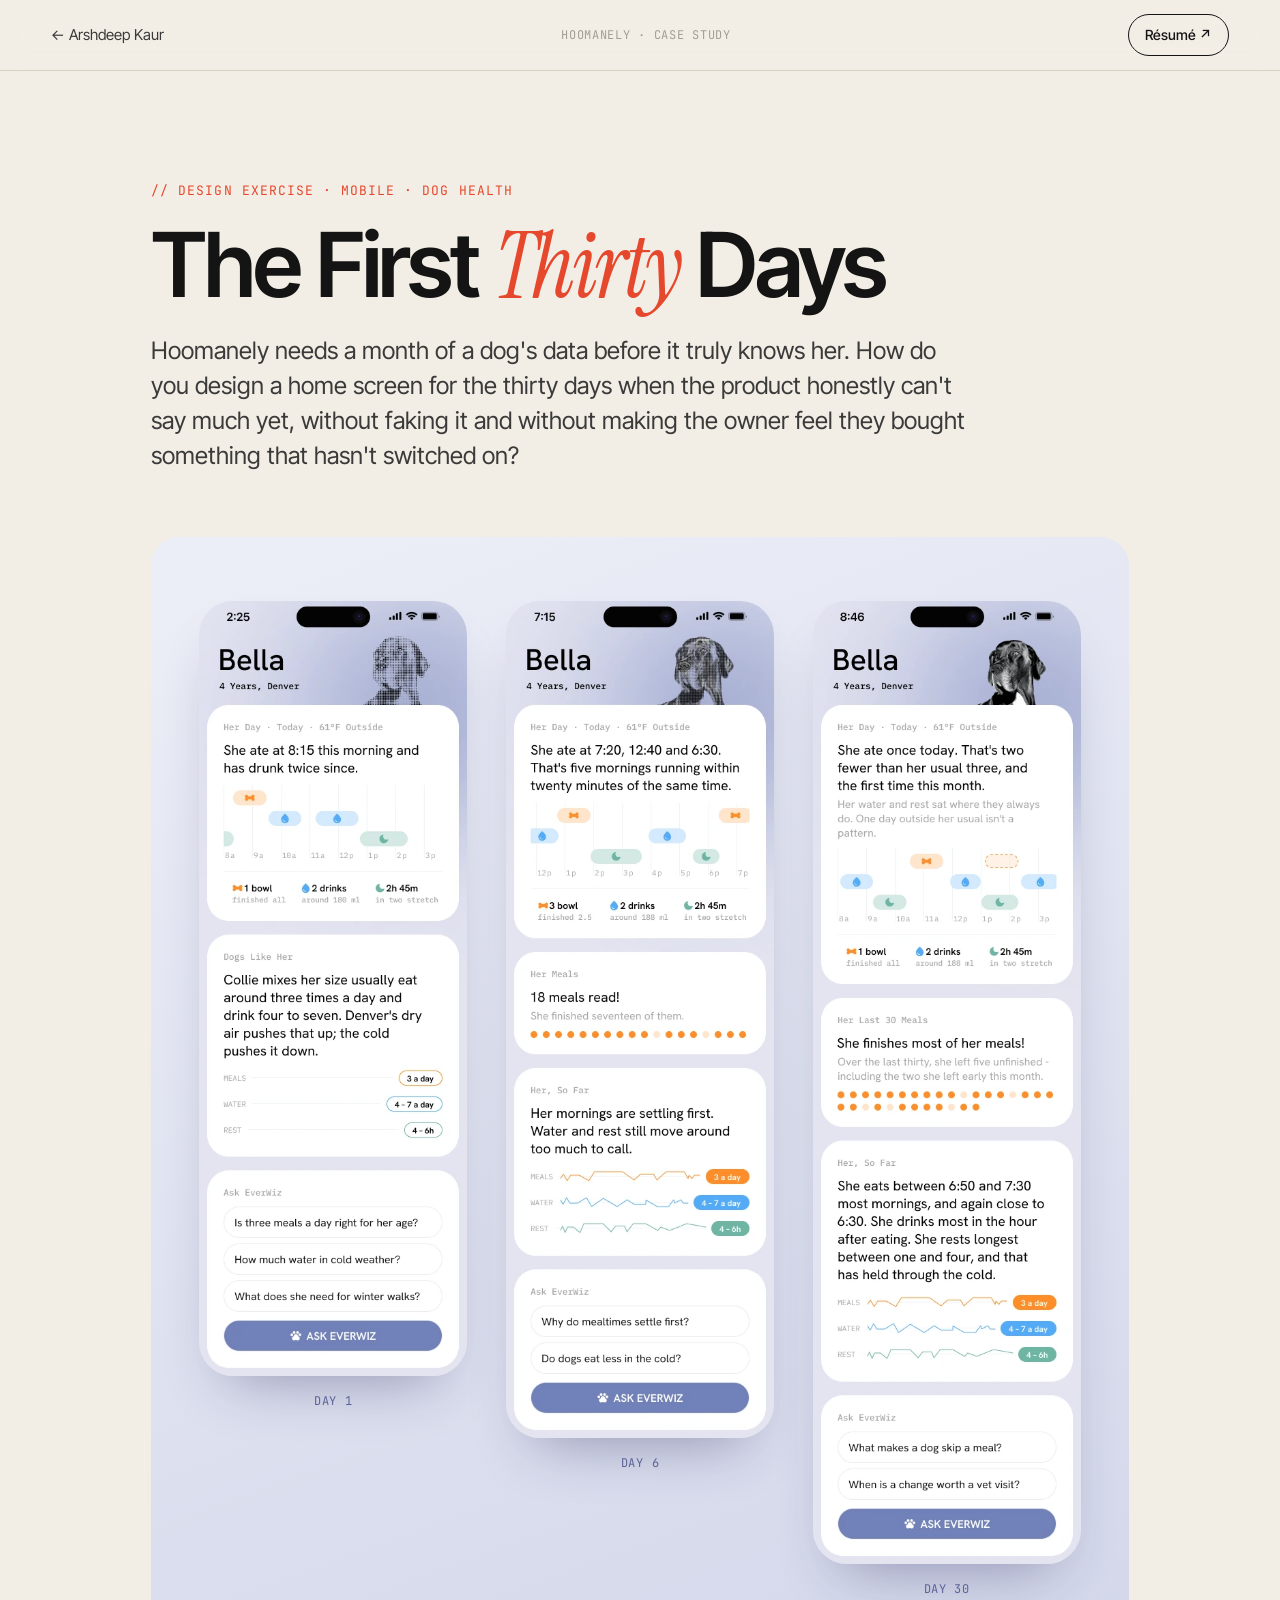
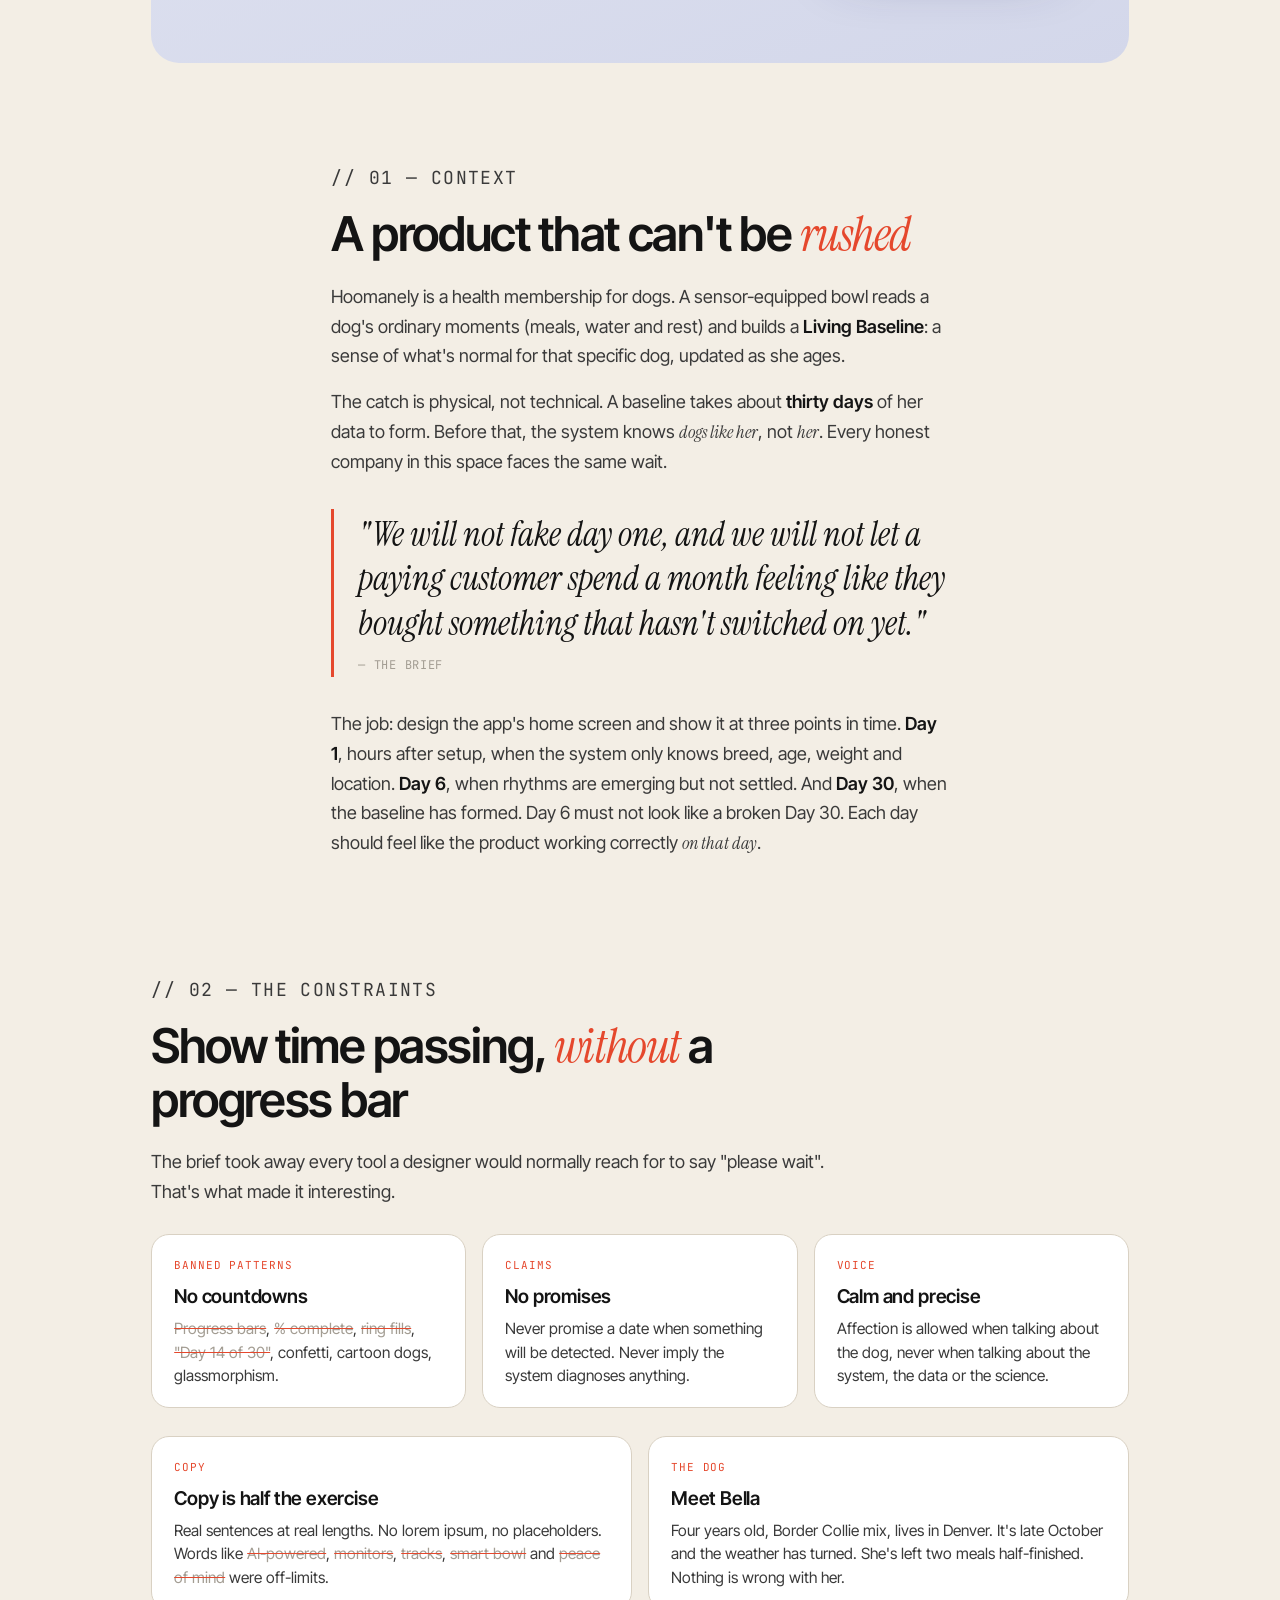
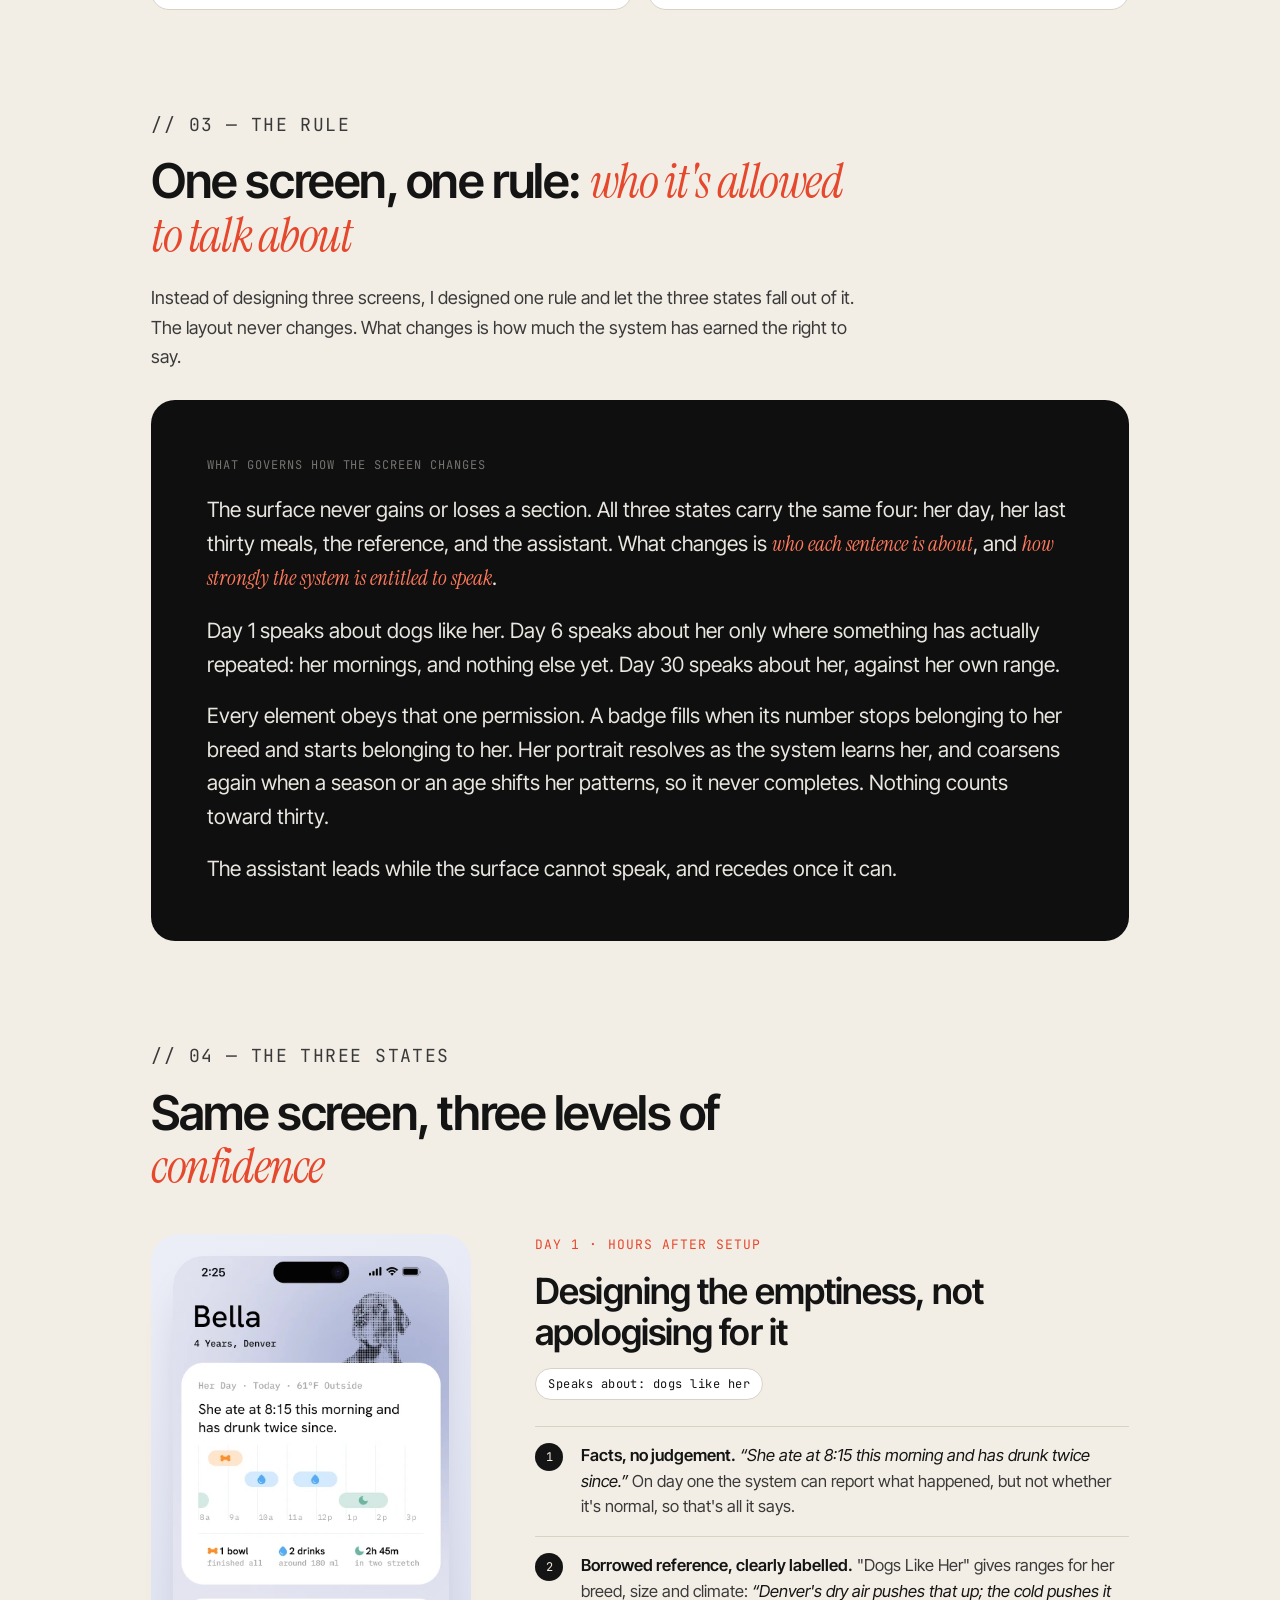
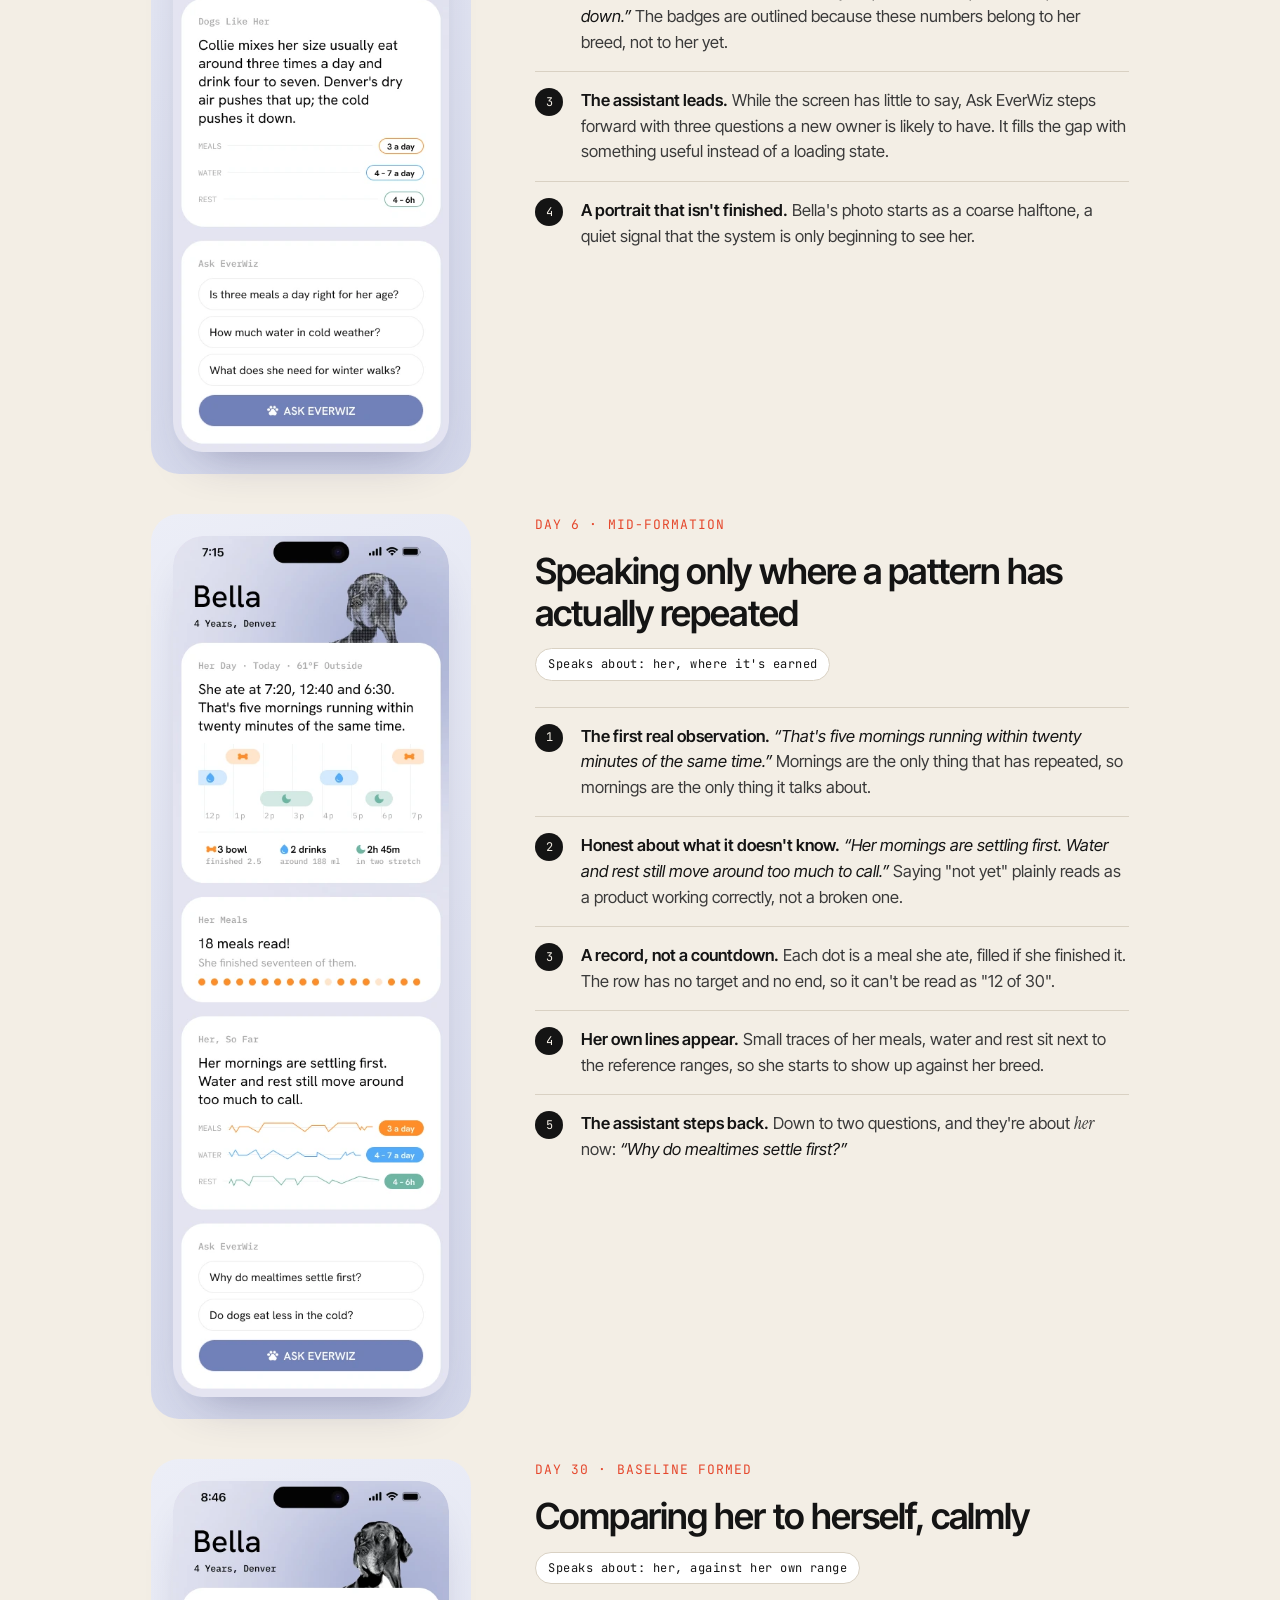
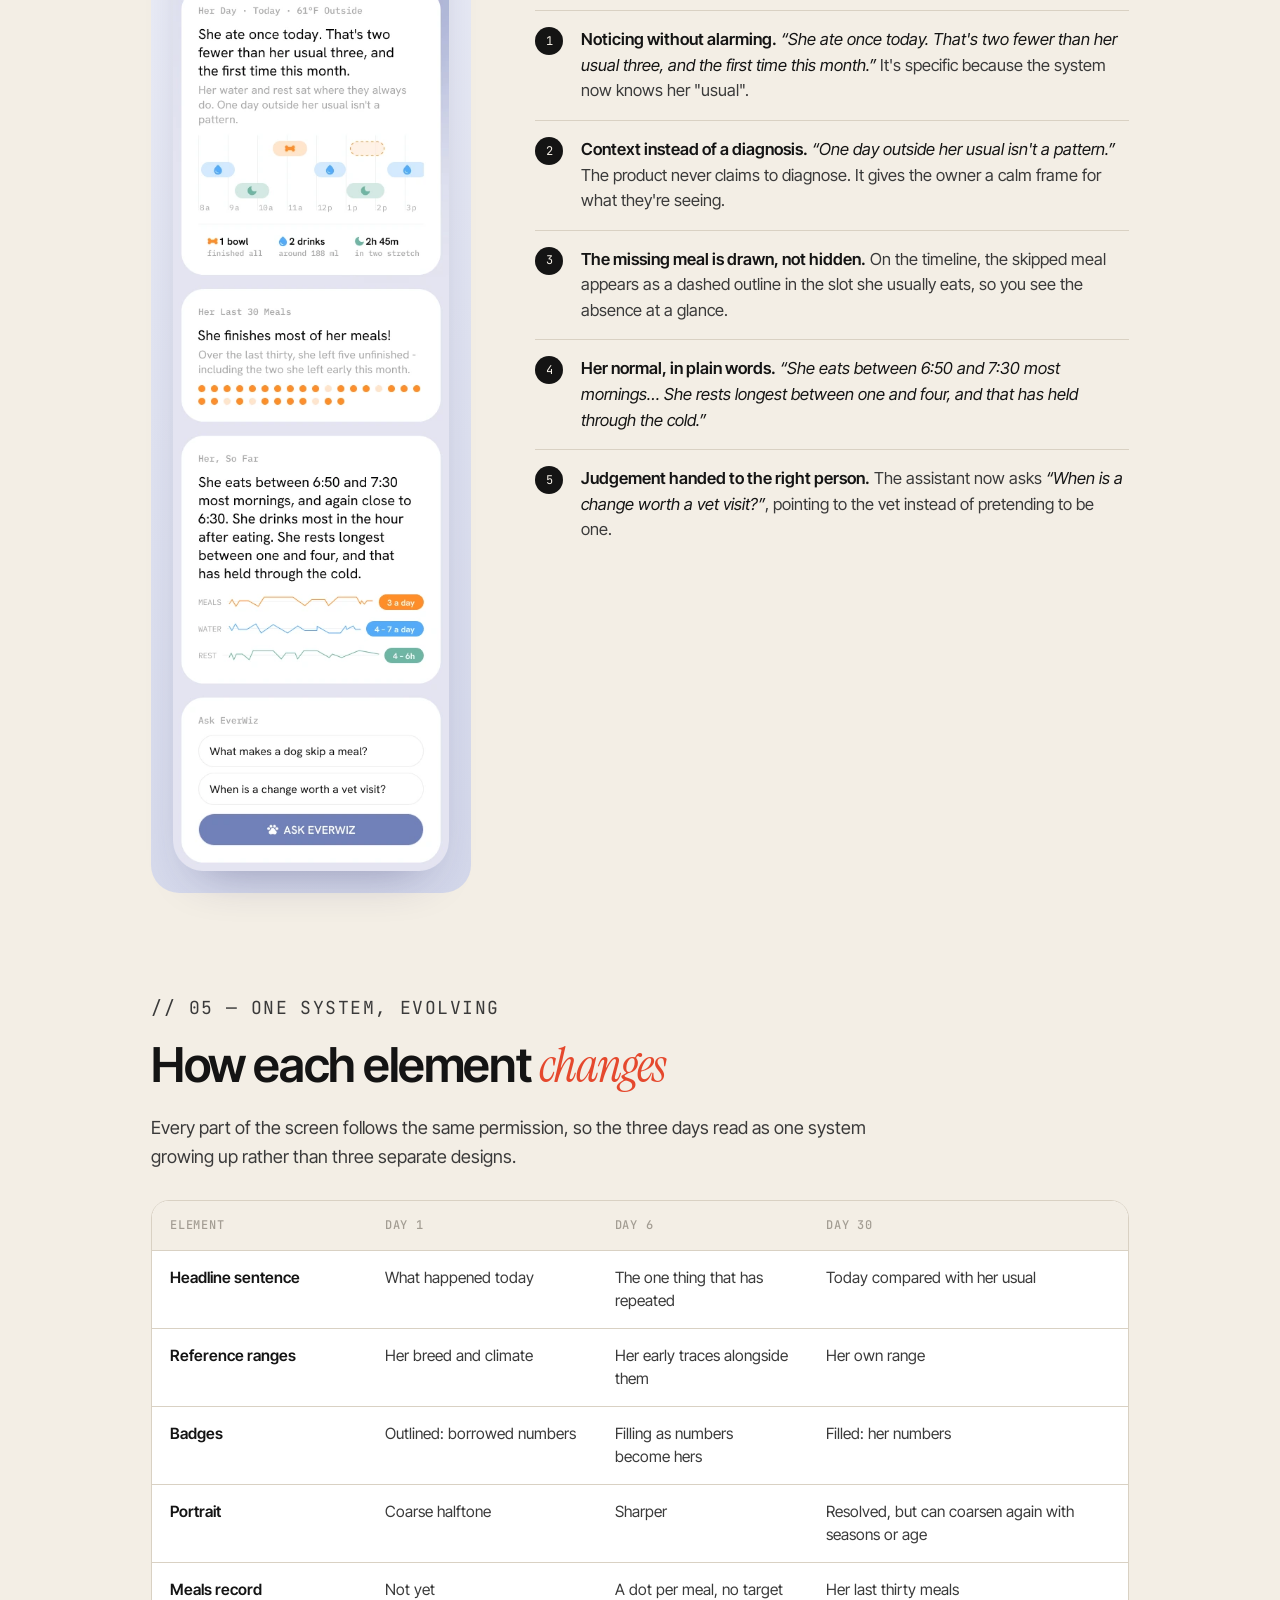
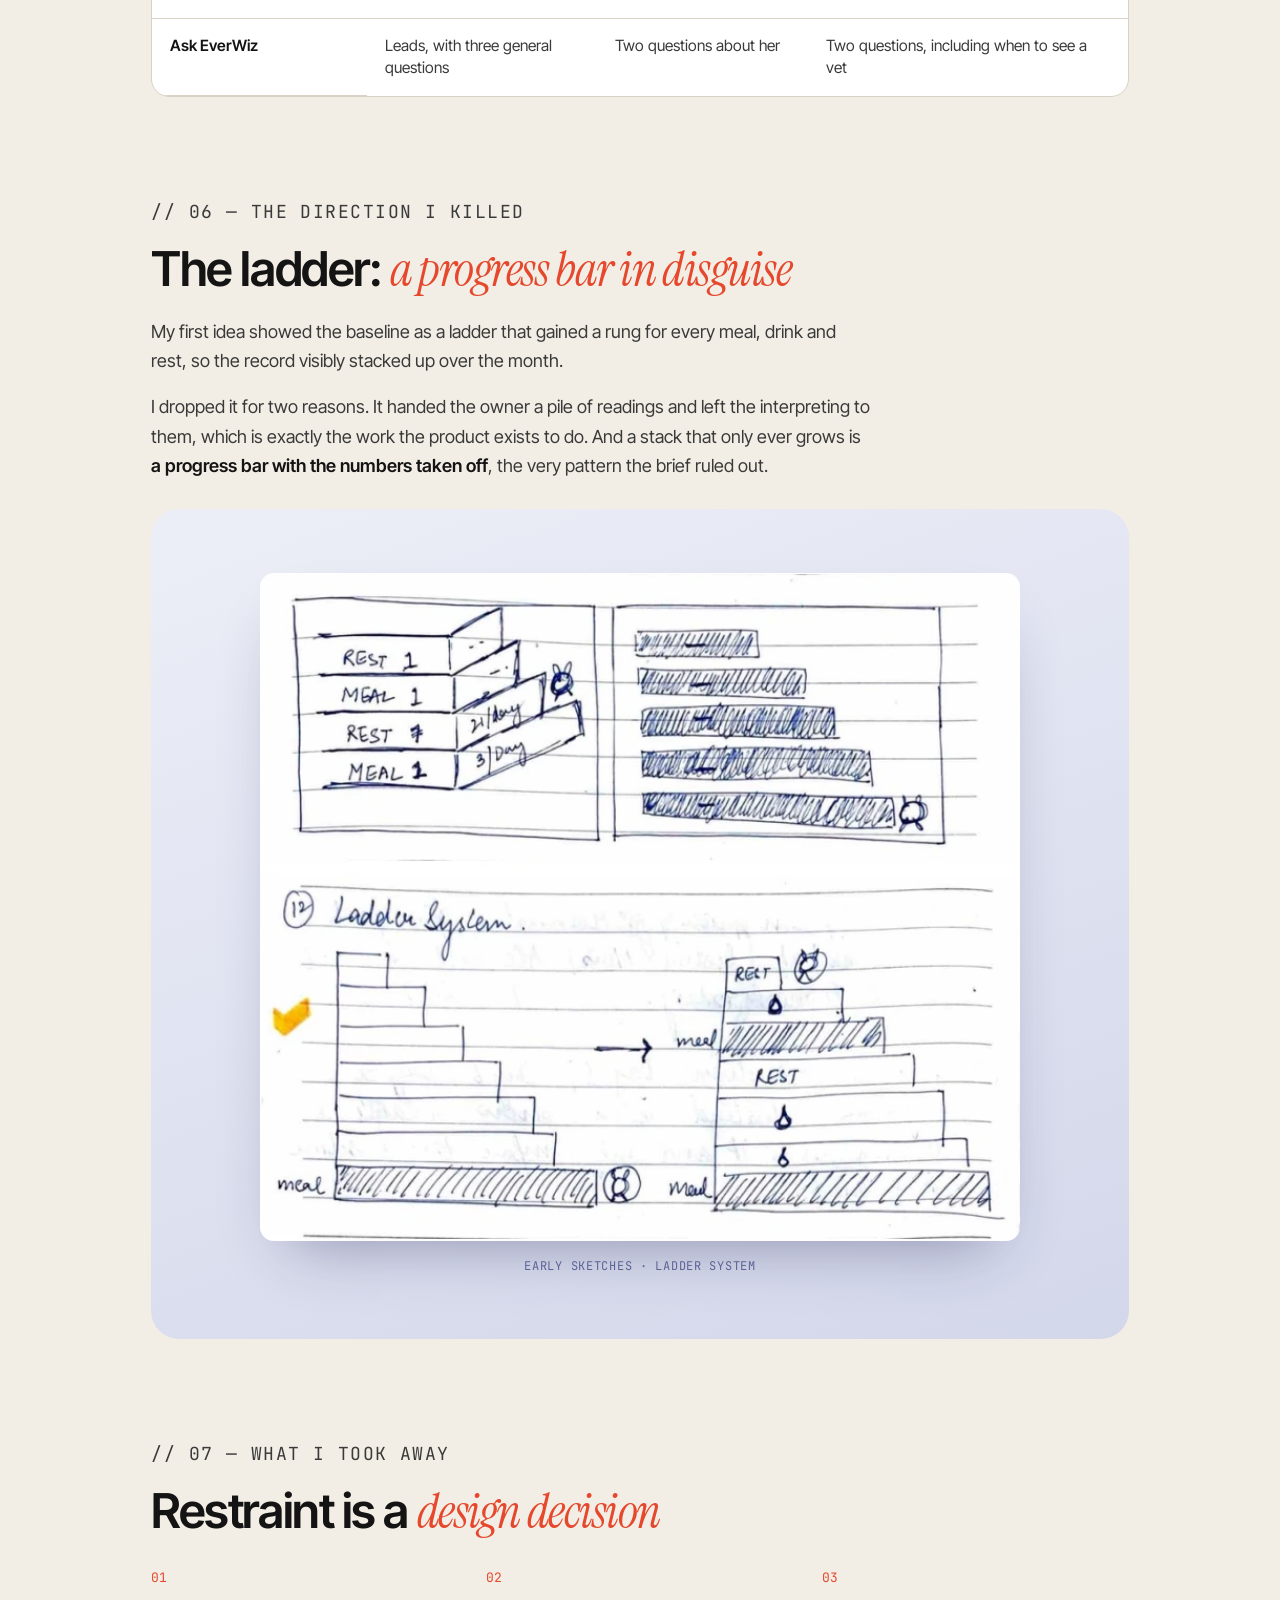
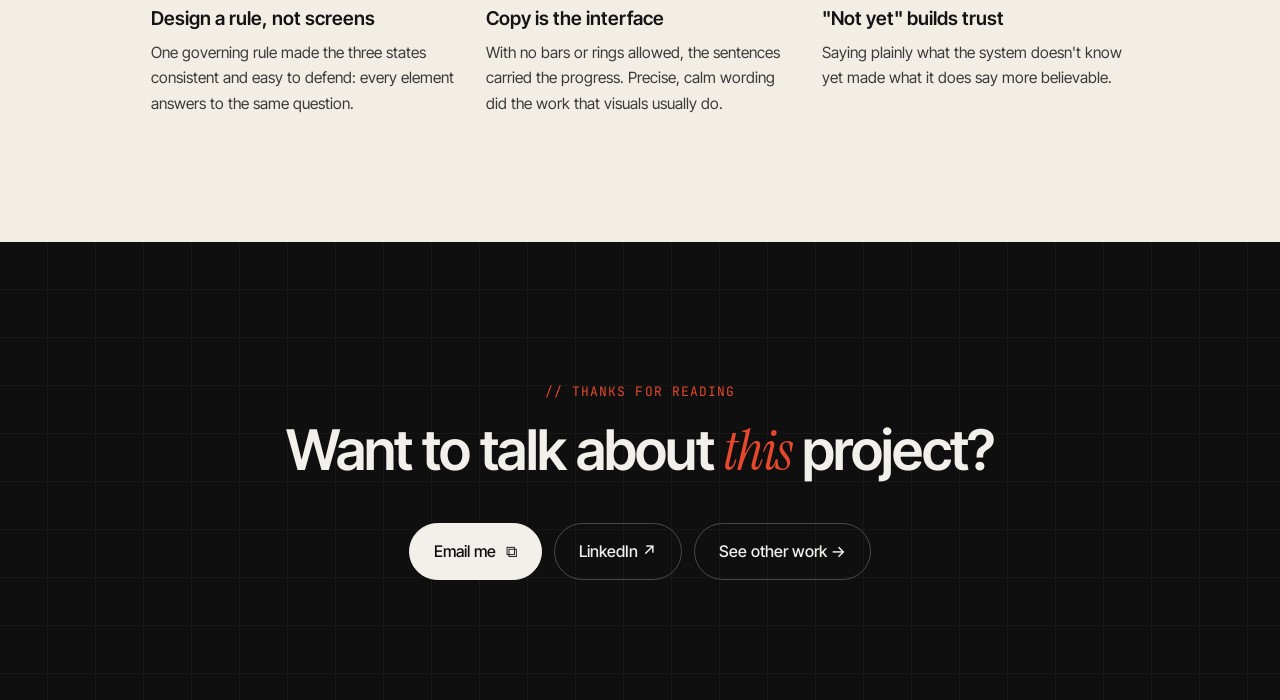
<file: hoomanely.html>
<!doctype html>
<html lang="en">
<head>
  <meta charset="utf-8" />
  <meta name="viewport" content="width=device-width, initial-scale=1" />
  <title>Hoomanely: The First Thirty Days — Arshdeep Kaur</title>
  <meta name="description" content="Designing a dog-health home screen for the thirty days before the product knows your dog — a case study by Arshdeep Kaur." />
  <link rel="preconnect" href="https://fonts.googleapis.com" />
  <link rel="preconnect" href="https://fonts.gstatic.com" crossorigin />
  <link href="https://fonts.googleapis.com/css2?family=Instrument+Serif:ital@0;1&family=Inter+Tight:wght@400;500;600;700&family=JetBrains+Mono:wght@400;500&display=swap" rel="stylesheet" />
  <link rel="stylesheet" href="styles.css?v=8" />
  <link rel="stylesheet" href="case-study.css?v=8" />
</head>
<body>

  <header class="cs-bar">
    <a class="back" href="index.html">← Arshdeep Kaur</a>
    <span class="title">HOOMANELY · CASE STUDY</span>
    <a class="btn" href="assets/Arshdeep_Kaur_CV.pdf" target="_blank" rel="noopener">Résumé ↗</a>
  </header>

  <main>
    <!-- ───────────── Hero ───────────── -->
    <div class="cs-wrap cs-hero">
      <p class="label">// DESIGN EXERCISE · MOBILE · DOG HEALTH</p>
      <h1>The First <em>Thirty</em> Days</h1>
      <p class="lede">
        Hoomanely needs a month of a dog's data before it truly knows her.
        How do you design a home screen for the thirty days when the product honestly can't say much yet,
        without faking it and without making the owner feel they bought something that hasn't switched on?
      </p>
    </div>

    <div class="cs-wrap">
      <div class="stage">
        <figure><img src="assets/case-studies/hoomanely-web/day-1.webp" width="393" height="1134" alt="Home screen on Day 1" /><figcaption>DAY 1</figcaption></figure>
        <figure><img src="assets/case-studies/hoomanely-web/day-6.webp" width="393" height="1226" alt="Home screen on Day 6" /><figcaption>DAY 6</figcaption></figure>
        <figure><img src="assets/case-studies/hoomanely-web/day-30.webp" width="393" height="1410" alt="Home screen on Day 30" /><figcaption>DAY 30</figcaption></figure>
      </div>
    </div>

    <!-- ───────────── Context ───────────── -->
    <section class="cs-section">
      <div class="cs-wrap cs-narrow">
        <p class="label">// 01 — CONTEXT</p>
        <h2>A product that can't be <em>rushed</em></h2>
        <p>
          Hoomanely is a health membership for dogs. A sensor-equipped bowl reads a dog's ordinary moments
          (meals, water and rest) and builds a <strong>Living Baseline</strong>: a sense of what's normal for
          that specific dog, updated as she ages.
        </p>
        <p>
          The catch is physical, not technical. A baseline takes about <strong>thirty days</strong> of her data to form.
          Before that, the system knows <em>dogs like her</em>, not <em>her</em>. Every honest company in this space
          faces the same wait.
        </p>
        <blockquote class="pull">
          "We will not fake day one, and we will not let a paying customer spend a month feeling like they bought something that hasn't switched on yet."
          <cite>— THE BRIEF</cite>
        </blockquote>
        <p>
          The job: design the app's home screen and show it at three points in time.
          <strong>Day 1</strong>, hours after setup, when the system only knows breed, age, weight and location.
          <strong>Day 6</strong>, when rhythms are emerging but not settled. And <strong>Day 30</strong>, when the baseline has formed.
          Day 6 must not look like a broken Day 30. Each day should feel like the product working correctly <em>on that day</em>.
        </p>
      </div>
    </section>

    <!-- ───────────── Constraints ───────────── -->
    <section class="cs-section">
      <div class="cs-wrap">
        <div class="cs-narrow">
          <p class="label">// 02 — THE CONSTRAINTS</p>
          <h2>Show time passing, <em>without</em> a progress bar</h2>
          <p>
            The brief took away every tool a designer would normally reach for to say "please wait".
            That's what made it interesting.
          </p>
        </div>
        <div class="cards">
          <div class="card">
            <p class="k">Banned patterns</p>
            <h4>No countdowns</h4>
            <p><span class="strike">Progress bars</span>, <span class="strike">% complete</span>, <span class="strike">ring fills</span>, <span class="strike">"Day 14 of 30"</span>, confetti, cartoon dogs, glassmorphism.</p>
          </div>
          <div class="card">
            <p class="k">Claims</p>
            <h4>No promises</h4>
            <p>Never promise a date when something will be detected. Never imply the system diagnoses anything.</p>
          </div>
          <div class="card">
            <p class="k">Voice</p>
            <h4>Calm and precise</h4>
            <p>Affection is allowed when talking about the dog, never when talking about the system, the data or the science.</p>
          </div>
        </div>
        <div class="cards two">
          <div class="card">
            <p class="k">Copy</p>
            <h4>Copy is half the exercise</h4>
            <p>Real sentences at real lengths. No lorem ipsum, no placeholders. Words like <span class="strike">AI-powered</span>, <span class="strike">monitors</span>, <span class="strike">tracks</span>, <span class="strike">smart bowl</span> and <span class="strike">peace of mind</span> were off-limits.</p>
          </div>
          <div class="card">
            <p class="k">The dog</p>
            <h4>Meet Bella</h4>
            <p>Four years old, Border Collie mix, lives in Denver. It's late October and the weather has turned. She's left two meals half-finished. Nothing is wrong with her.</p>
          </div>
        </div>
      </div>
    </section>

    <!-- ───────────── The rule ───────────── -->
    <section class="cs-section">
      <div class="cs-wrap">
        <div class="cs-narrow">
          <p class="label">// 03 — THE RULE</p>
          <h2>One screen, one rule: <em>who it's allowed to talk about</em></h2>
          <p>
            Instead of designing three screens, I designed one rule and let the three states fall out of it.
            The layout never changes. What changes is how much the system has earned the right to say.
          </p>
        </div>
        <div class="rule">
          <p class="k">WHAT GOVERNS HOW THE SCREEN CHANGES</p>
          <p>The surface never gains or loses a section. All three states carry the same four: her day, her last thirty meals, the reference, and the assistant. What changes is <em>who each sentence is about</em>, and <em>how strongly the system is entitled to speak</em>.</p>
          <p>Day 1 speaks about dogs like her. Day 6 speaks about her only where something has actually repeated: her mornings, and nothing else yet. Day 30 speaks about her, against her own range.</p>
          <p>Every element obeys that one permission. A badge fills when its number stops belonging to her breed and starts belonging to her. Her portrait resolves as the system learns her, and coarsens again when a season or an age shifts her patterns, so it never completes. Nothing counts toward thirty.</p>
          <p>The assistant leads while the surface cannot speak, and recedes once it can.</p>
        </div>
      </div>
    </section>

    <!-- ───────────── The three states ───────────── -->
    <section class="cs-section">
      <div class="cs-wrap">
        <div class="cs-narrow">
          <p class="label">// 04 — THE THREE STATES</p>
          <h2>Same screen, three levels of <em>confidence</em></h2>
        </div>

        <!-- Day 1 -->
        <div class="state">
          <div class="phone"><img src="assets/case-studies/hoomanely-web/day-1.webp" width="393" height="1134" alt="Day 1 home screen for Bella" loading="lazy" /></div>
          <div>
            <p class="day">DAY 1 · HOURS AFTER SETUP</p>
            <h3>Designing the emptiness, not apologising for it</h3>
            <span class="speaks">Speaks about: dogs like her</span>
            <ol class="notes">
              <li><b>Facts, no judgement.</b> <q>She ate at 8:15 this morning and has drunk twice since.</q> On day one the system can report what happened, but not whether it's normal, so that's all it says.</li>
              <li><b>Borrowed reference, clearly labelled.</b> "Dogs Like Her" gives ranges for her breed, size and climate: <q>Denver's dry air pushes that up; the cold pushes it down.</q> The badges are outlined because these numbers belong to her breed, not to her yet.</li>
              <li><b>The assistant leads.</b> While the screen has little to say, Ask EverWiz steps forward with three questions a new owner is likely to have. It fills the gap with something useful instead of a loading state.</li>
              <li><b>A portrait that isn't finished.</b> Bella's photo starts as a coarse halftone, a quiet signal that the system is only beginning to see her.</li>
            </ol>
          </div>
        </div>

        <!-- Day 6 -->
        <div class="state">
          <div class="phone"><img src="assets/case-studies/hoomanely-web/day-6.webp" width="393" height="1226" alt="Day 6 home screen for Bella" loading="lazy" /></div>
          <div>
            <p class="day">DAY 6 · MID-FORMATION</p>
            <h3>Speaking only where a pattern has actually repeated</h3>
            <span class="speaks">Speaks about: her, where it's earned</span>
            <ol class="notes">
              <li><b>The first real observation.</b> <q>That's five mornings running within twenty minutes of the same time.</q> Mornings are the only thing that has repeated, so mornings are the only thing it talks about.</li>
              <li><b>Honest about what it doesn't know.</b> <q>Her mornings are settling first. Water and rest still move around too much to call.</q> Saying "not yet" plainly reads as a product working correctly, not a broken one.</li>
              <li><b>A record, not a countdown.</b> Each dot is a meal she ate, filled if she finished it. The row has no target and no end, so it can't be read as "12 of 30".</li>
              <li><b>Her own lines appear.</b> Small traces of her meals, water and rest sit next to the reference ranges, so she starts to show up against her breed.</li>
              <li><b>The assistant steps back.</b> Down to two questions, and they're about <em>her</em> now: <q>Why do mealtimes settle first?</q></li>
            </ol>
          </div>
        </div>

        <!-- Day 30 -->
        <div class="state">
          <div class="phone"><img src="assets/case-studies/hoomanely-web/day-30.webp" width="393" height="1410" alt="Day 30 home screen for Bella" loading="lazy" /></div>
          <div>
            <p class="day">DAY 30 · BASELINE FORMED</p>
            <h3>Comparing her to herself, calmly</h3>
            <span class="speaks">Speaks about: her, against her own range</span>
            <ol class="notes">
              <li><b>Noticing without alarming.</b> <q>She ate once today. That's two fewer than her usual three, and the first time this month.</q> It's specific because the system now knows her "usual".</li>
              <li><b>Context instead of a diagnosis.</b> <q>One day outside her usual isn't a pattern.</q> The product never claims to diagnose. It gives the owner a calm frame for what they're seeing.</li>
              <li><b>The missing meal is drawn, not hidden.</b> On the timeline, the skipped meal appears as a dashed outline in the slot she usually eats, so you see the absence at a glance.</li>
              <li><b>Her normal, in plain words.</b> <q>She eats between 6:50 and 7:30 most mornings… She rests longest between one and four, and that has held through the cold.</q></li>
              <li><b>Judgement handed to the right person.</b> The assistant now asks <q>When is a change worth a vet visit?</q>, pointing to the vet instead of pretending to be one.</li>
            </ol>
          </div>
        </div>
      </div>
    </section>

    <!-- ───────────── Side by side ───────────── -->
    <section class="cs-section">
      <div class="cs-wrap">
        <div class="cs-narrow">
          <p class="label">// 05 — ONE SYSTEM, EVOLVING</p>
          <h2>How each element <em>changes</em></h2>
          <p>Every part of the screen follows the same permission, so the three days read as one system growing up rather than three separate designs.</p>
        </div>
        <div class="compare-scroll">
          <table class="compare">
            <thead><tr><th>ELEMENT</th><th>DAY 1</th><th>DAY 6</th><th>DAY 30</th></tr></thead>
            <tbody>
              <tr><th>Headline sentence</th><td>What happened today</td><td>The one thing that has repeated</td><td>Today compared with her usual</td></tr>
              <tr><th>Reference ranges</th><td>Her breed and climate</td><td>Her early traces alongside them</td><td>Her own range</td></tr>
              <tr><th>Badges</th><td>Outlined: borrowed numbers</td><td>Filling as numbers become hers</td><td>Filled: her numbers</td></tr>
              <tr><th>Portrait</th><td>Coarse halftone</td><td>Sharper</td><td>Resolved, but can coarsen again with seasons or age</td></tr>
              <tr><th>Meals record</th><td>Not yet</td><td>A dot per meal, no target</td><td>Her last thirty meals</td></tr>
              <tr><th>Ask EverWiz</th><td>Leads, with three general questions</td><td>Two questions about her</td><td>Two questions, including when to see a vet</td></tr>
            </tbody>
          </table>
        </div>
      </div>
    </section>

    <!-- ───────────── Direction killed ───────────── -->
    <section class="cs-section">
      <div class="cs-wrap">
        <div class="cs-narrow">
          <p class="label">// 06 — THE DIRECTION I KILLED</p>
          <h2>The ladder: <em>a progress bar in disguise</em></h2>
          <p>
            My first idea showed the baseline as a ladder that gained a rung for every meal, drink and rest,
            so the record visibly stacked up over the month.
          </p>
          <p>
            I dropped it for two reasons. It handed the owner a pile of readings and left the interpreting to them,
            which is exactly the work the product exists to do. And a stack that only ever grows is
            <strong>a progress bar with the numbers taken off</strong>, the very pattern the brief ruled out.
          </p>
        </div>
        <div class="stage single" style="margin-top: 28px;">
          <figure><img src="assets/case-studies/hoomanely-web/direction-killed.webp" width="724" height="636" alt="Hand-drawn sketches of the ladder system direction" loading="lazy" /><figcaption>EARLY SKETCHES · LADDER SYSTEM</figcaption></figure>
        </div>
      </div>
    </section>

    <!-- ───────────── Learnings ───────────── -->
    <section class="cs-section">
      <div class="cs-wrap">
        <div class="cs-narrow">
          <p class="label">// 07 — WHAT I TOOK AWAY</p>
          <h2>Restraint is a <em>design decision</em></h2>
        </div>
        <div class="learn">
          <div><p class="n">01</p><h4>Design a rule, not screens</h4><p>One governing rule made the three states consistent and easy to defend: every element answers to the same question.</p></div>
          <div><p class="n">02</p><h4>Copy is the interface</h4><p>With no bars or rings allowed, the sentences carried the progress. Precise, calm wording did the work that visuals usually do.</p></div>
          <div><p class="n">03</p><h4>"Not yet" builds trust</h4><p>Saying plainly what the system doesn't know yet made what it does say more believable.</p></div>
        </div>
      </div>
    </section>
  </main>

  <section class="cs-end dark">
    <p class="label">// THANKS FOR READING</p>
    <h2>Want to talk about <em>this</em> project?</h2>
    <div class="cta-row">
      <button class="btn btn-primary light copy-email" data-email="arshdeep24kaur@gmail.com">Email me <span aria-hidden="true">⧉</span></button>
      <a class="btn light-outline" href="https://www.linkedin.com/in/24arsh/" target="_blank" rel="noopener">LinkedIn ↗</a>
      <a class="btn light-outline" href="index.html#projects">See other work →</a>
    </div>
  </section>

  <div class="toast" role="status" aria-live="polite"></div>

  <script>
    // Copy email to clipboard (same behaviour as the home page)
    const toast = document.querySelector('.toast');
    document.querySelectorAll('.copy-email').forEach((btn) => {
      btn.addEventListener('click', async () => {
        const email = btn.dataset.email;
        try {
          await navigator.clipboard.writeText(email);
          toast.textContent = `Email copied — ${email}`;
          toast.classList.add('show');
          setTimeout(() => toast.classList.remove('show'), 2000);
        } catch {
          window.location.href = `mailto:${email}`;
        }
      });
    });
  </script>
</body>
</html>
</file>
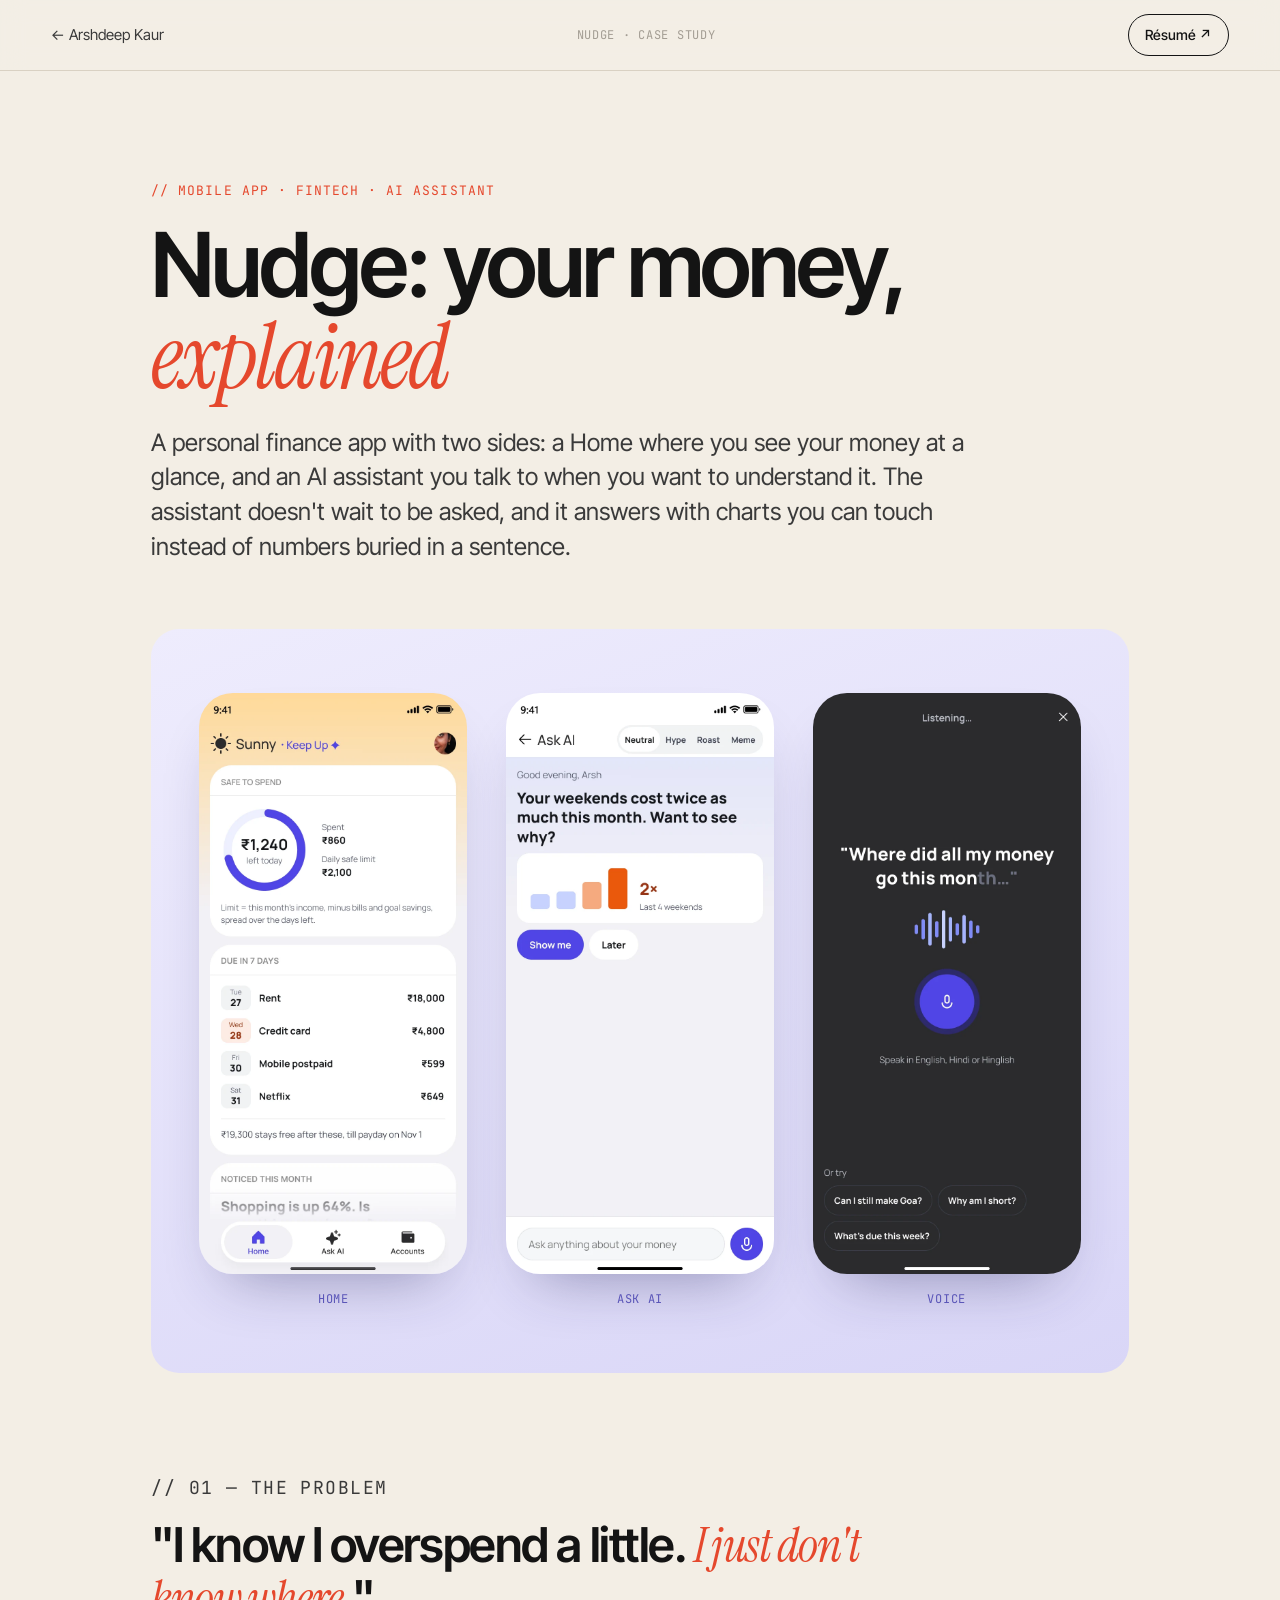
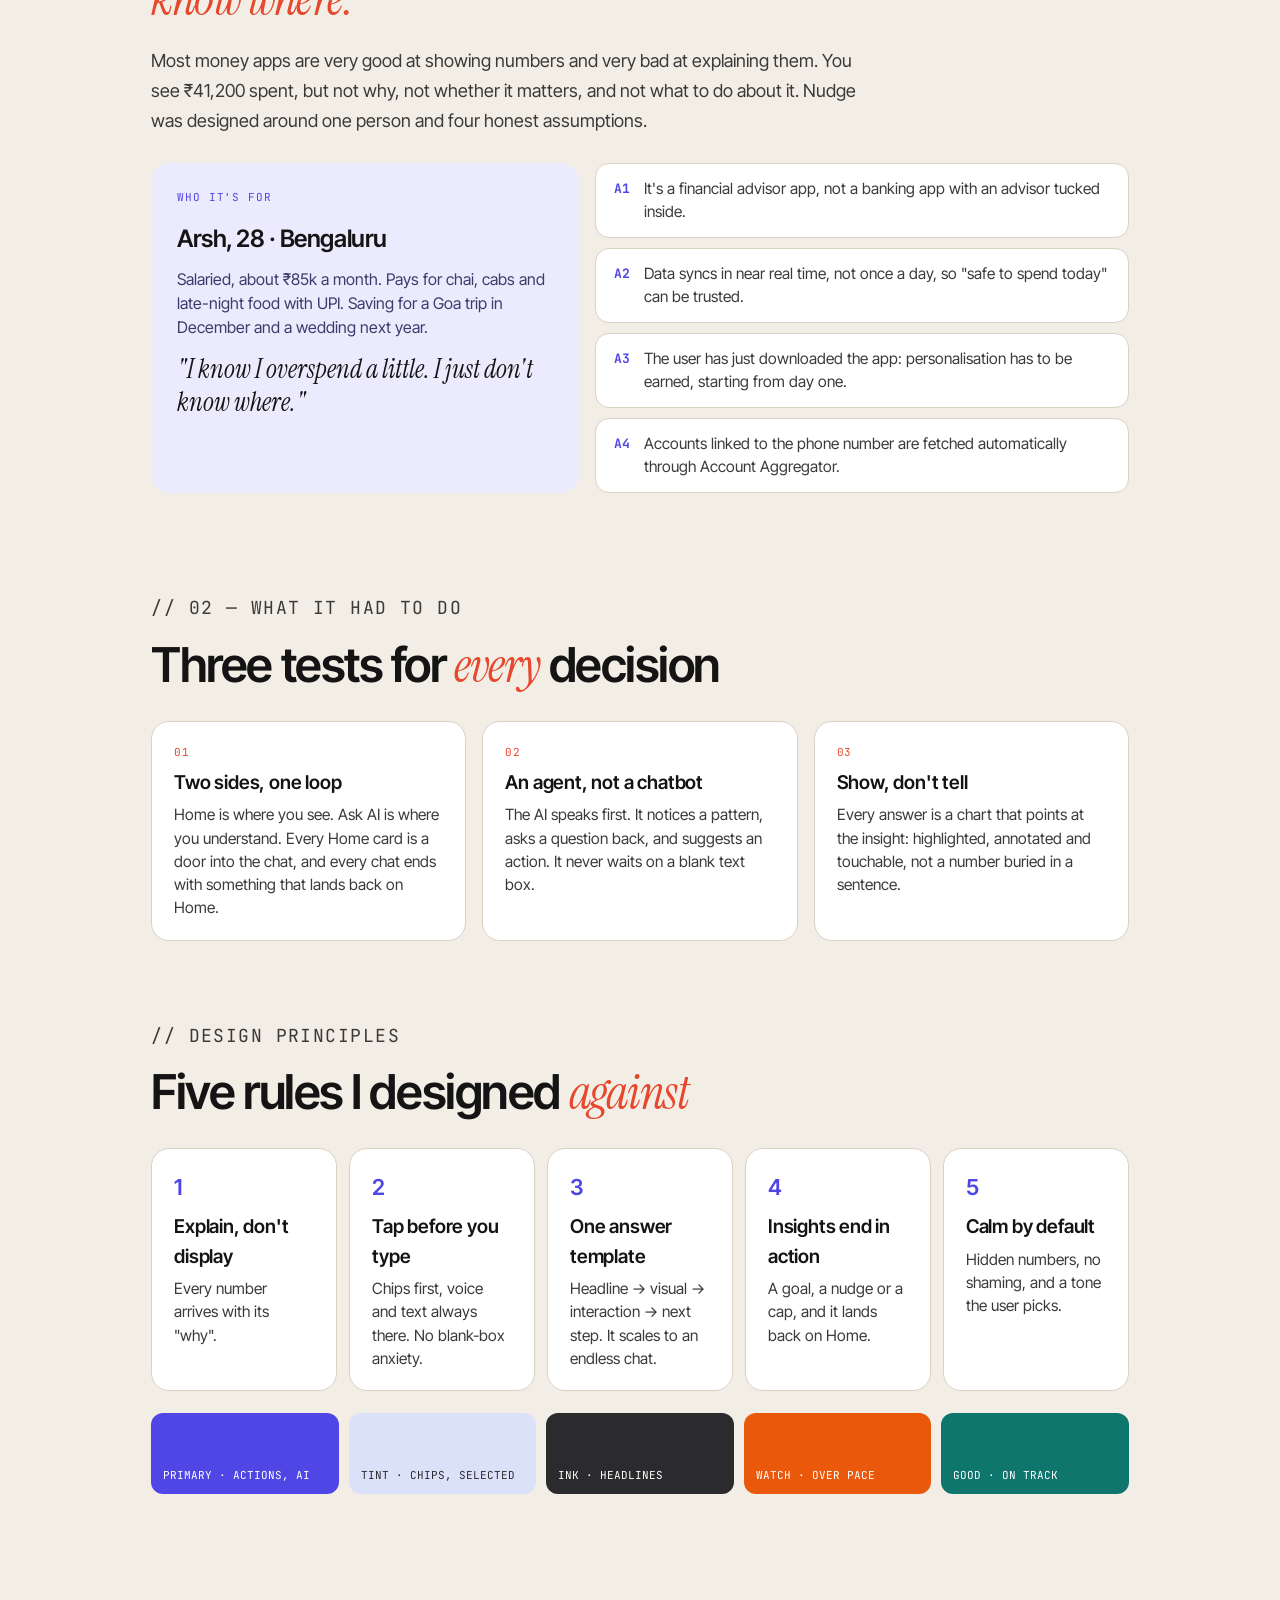
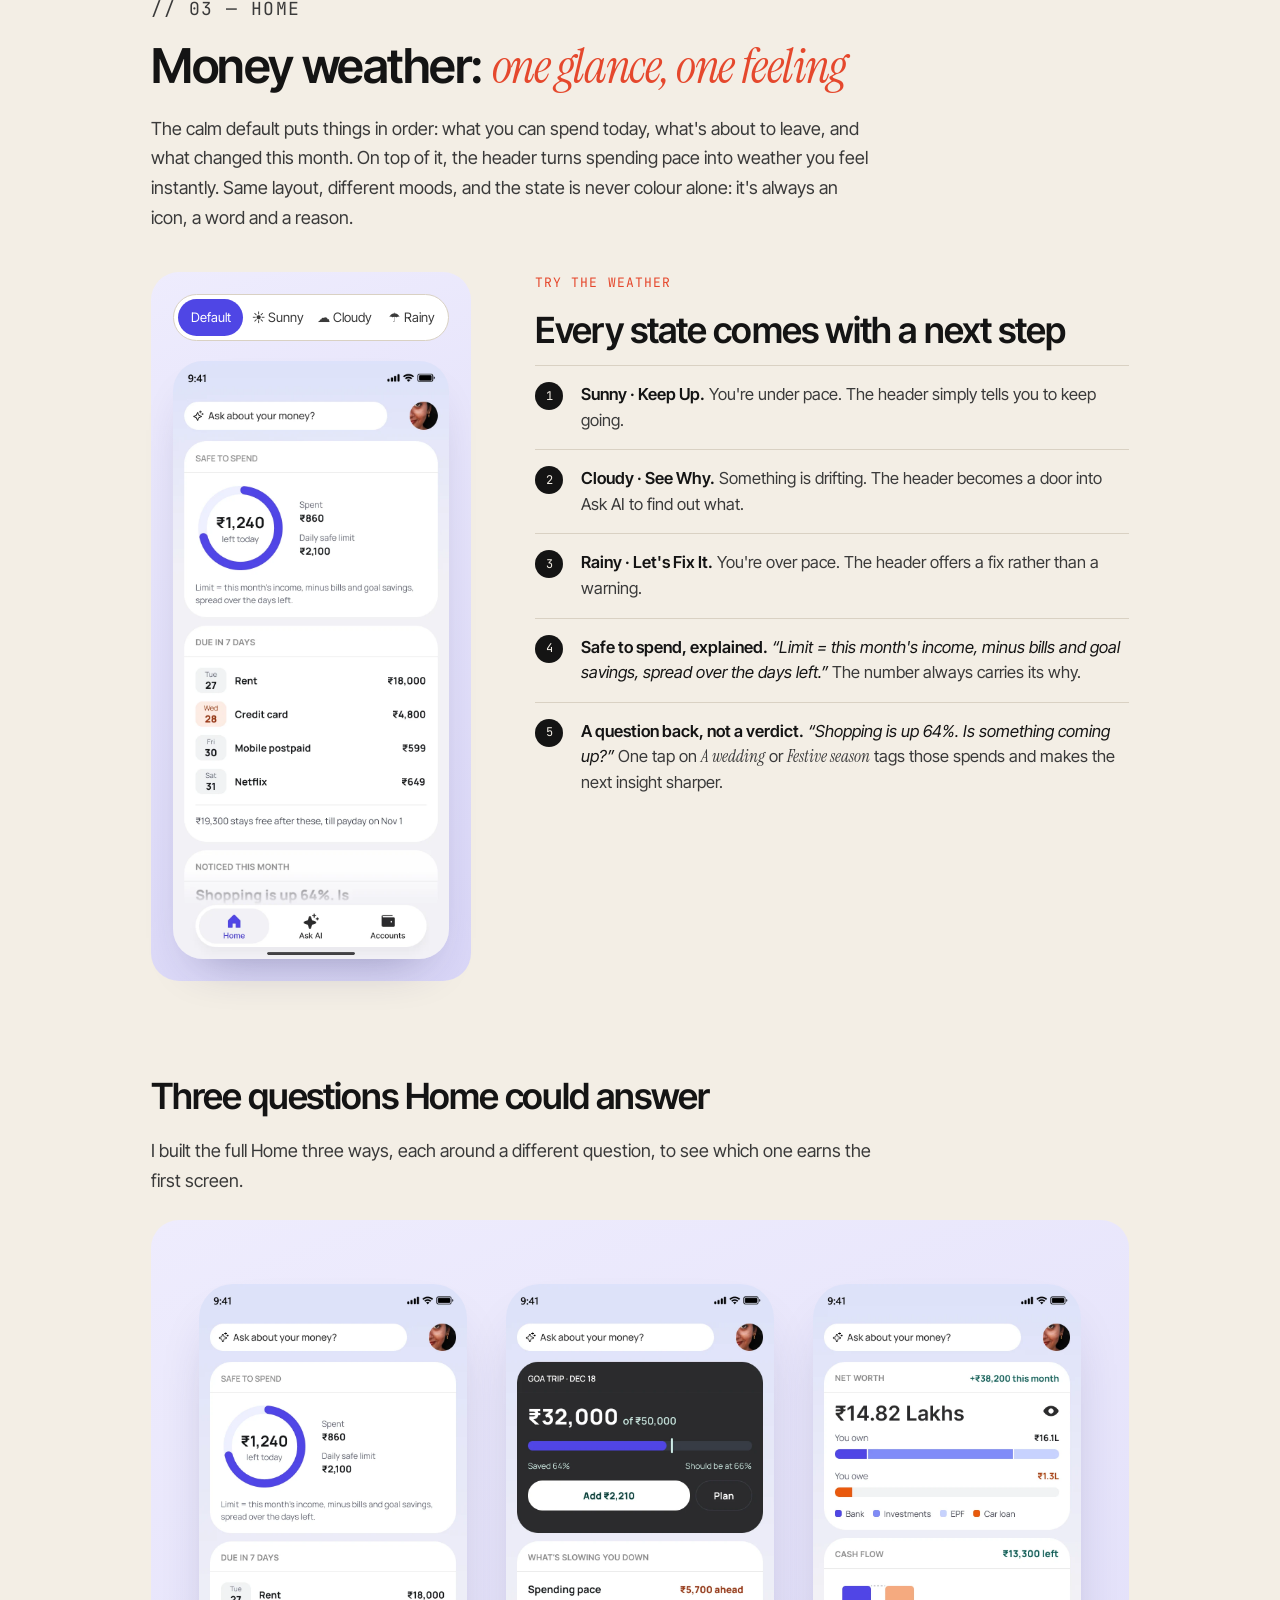
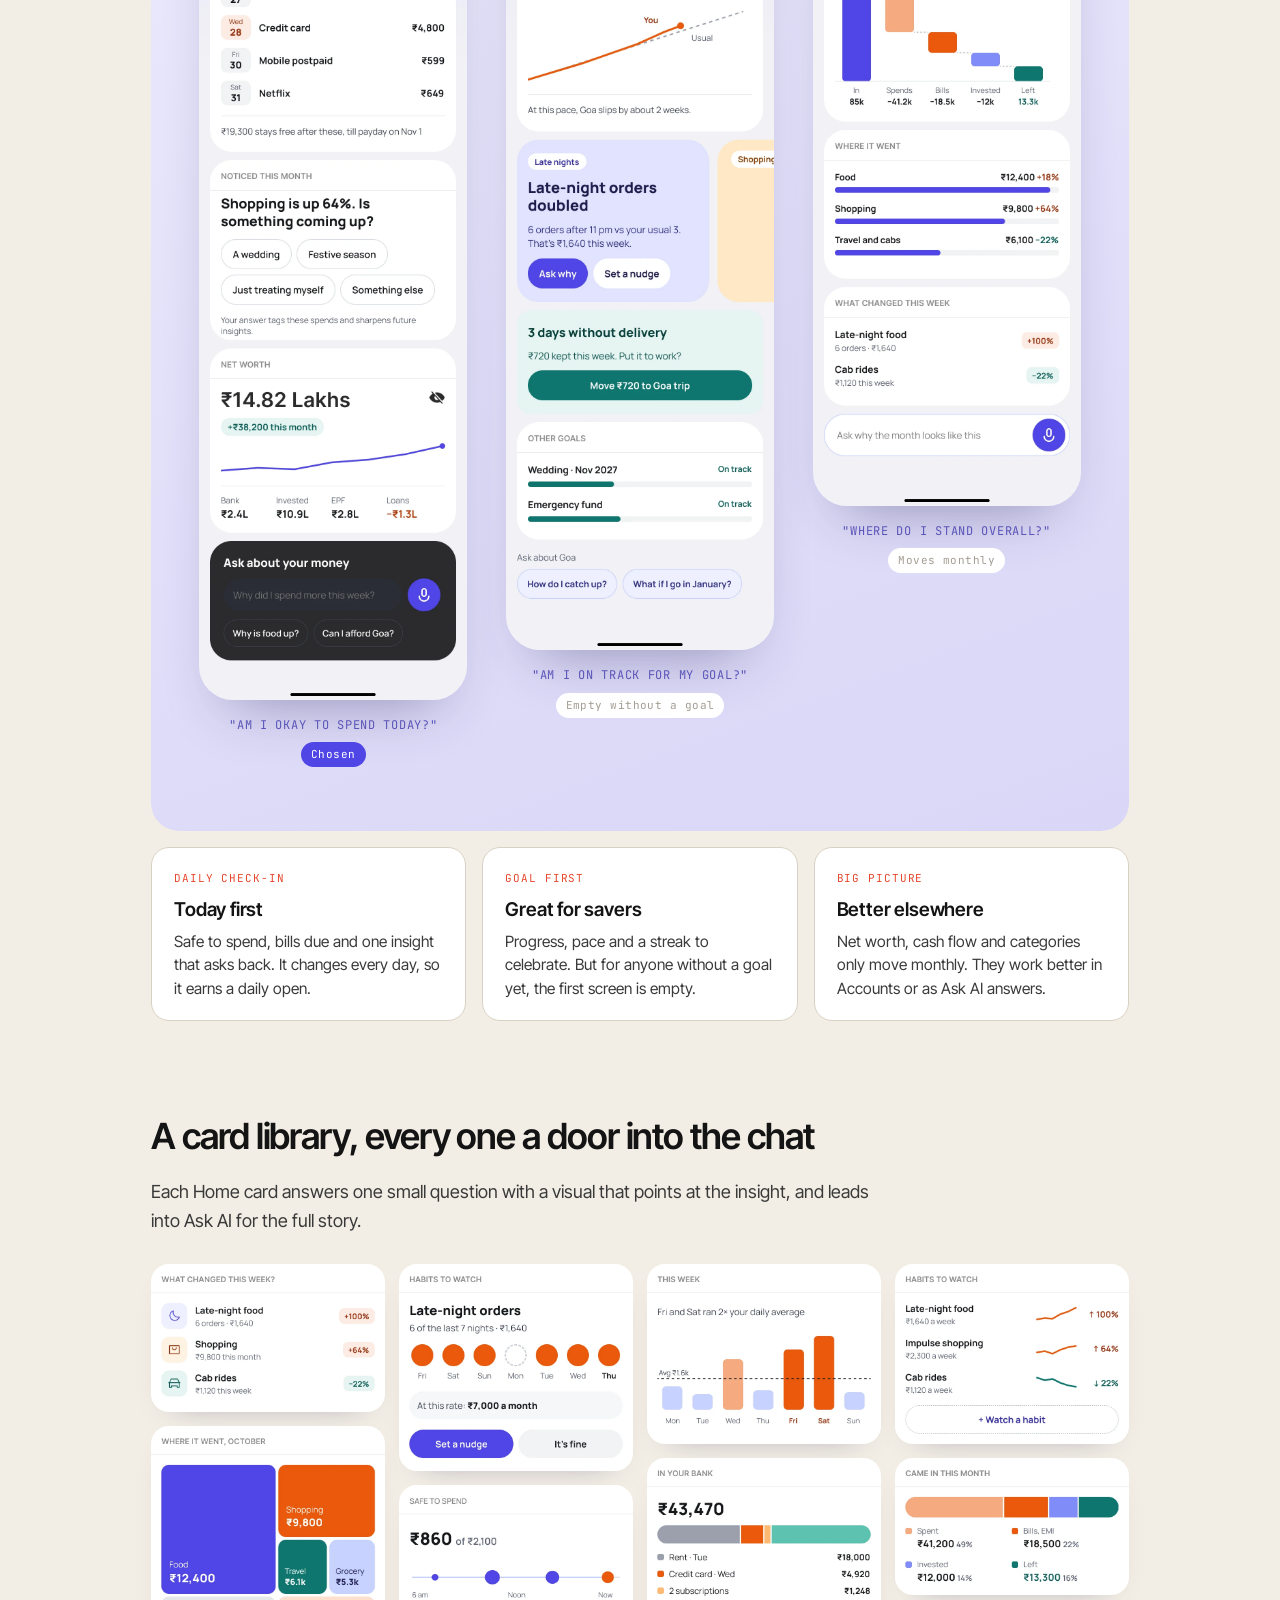
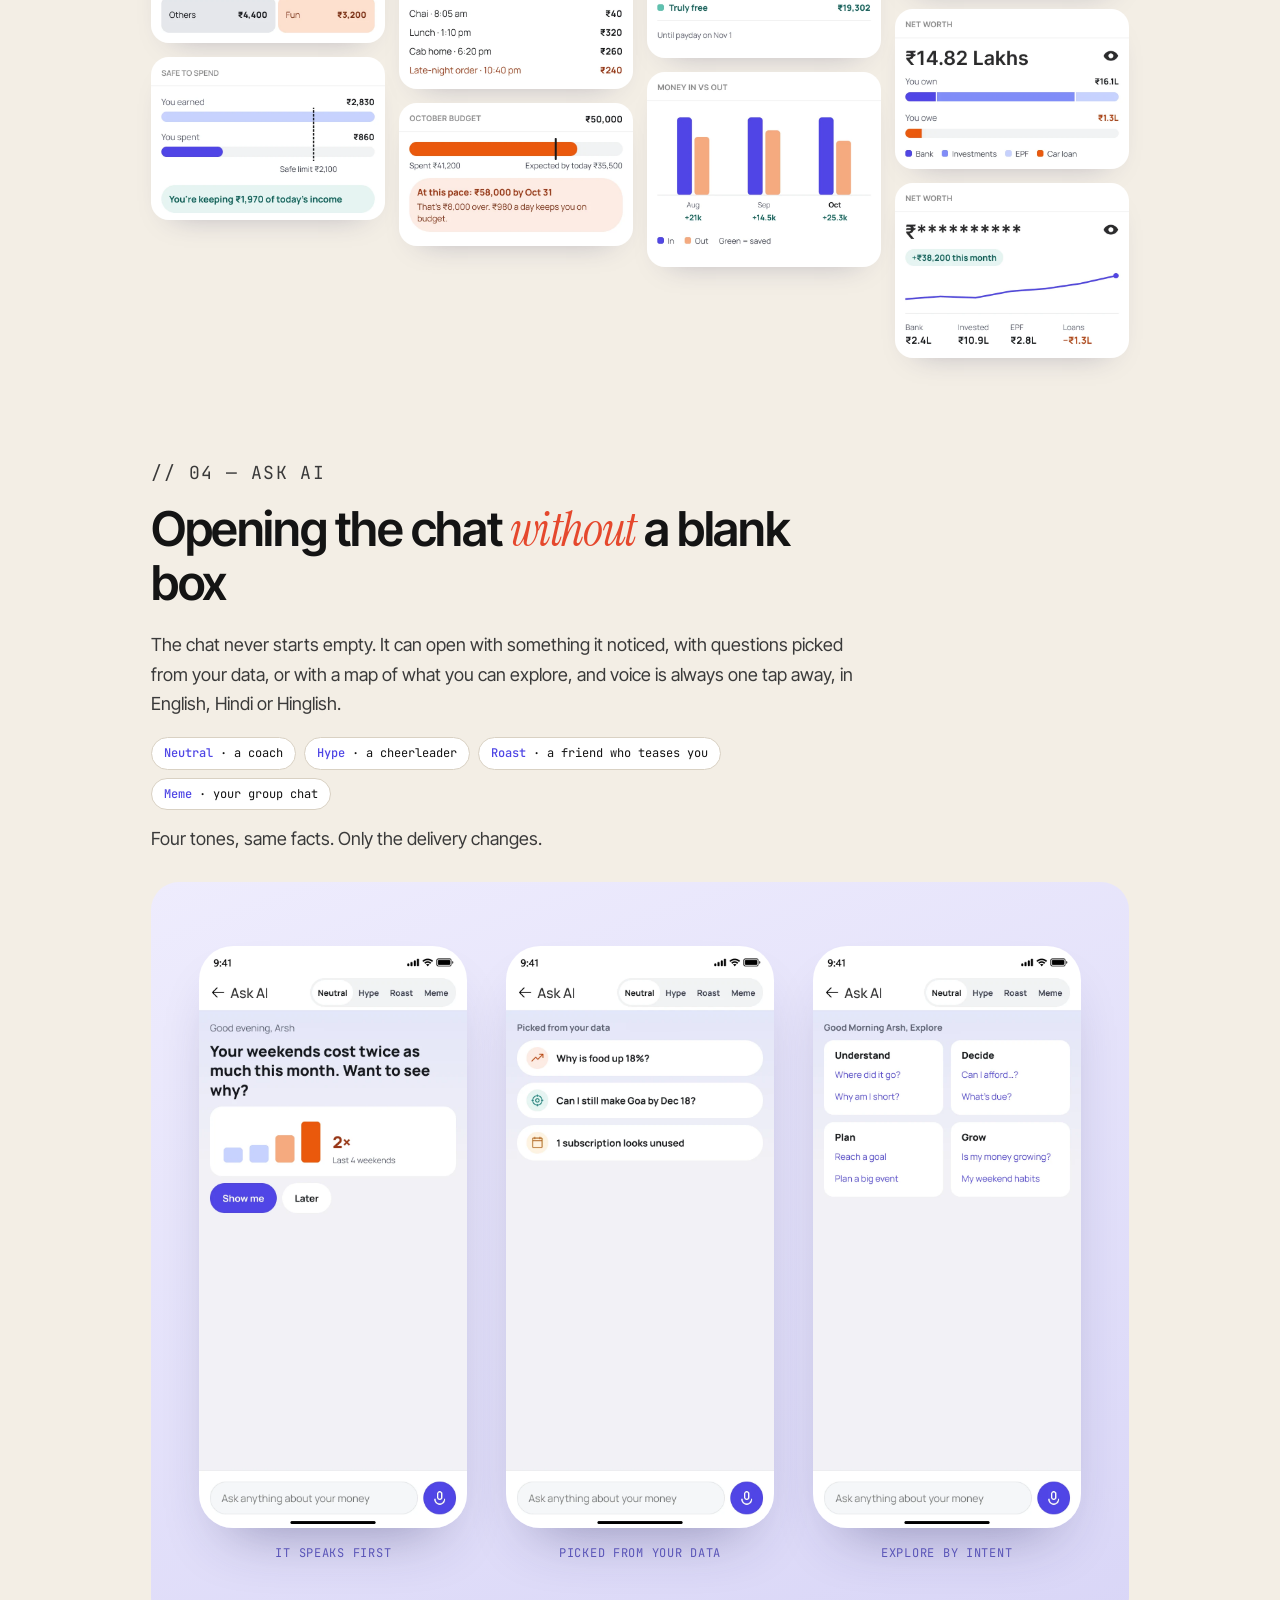
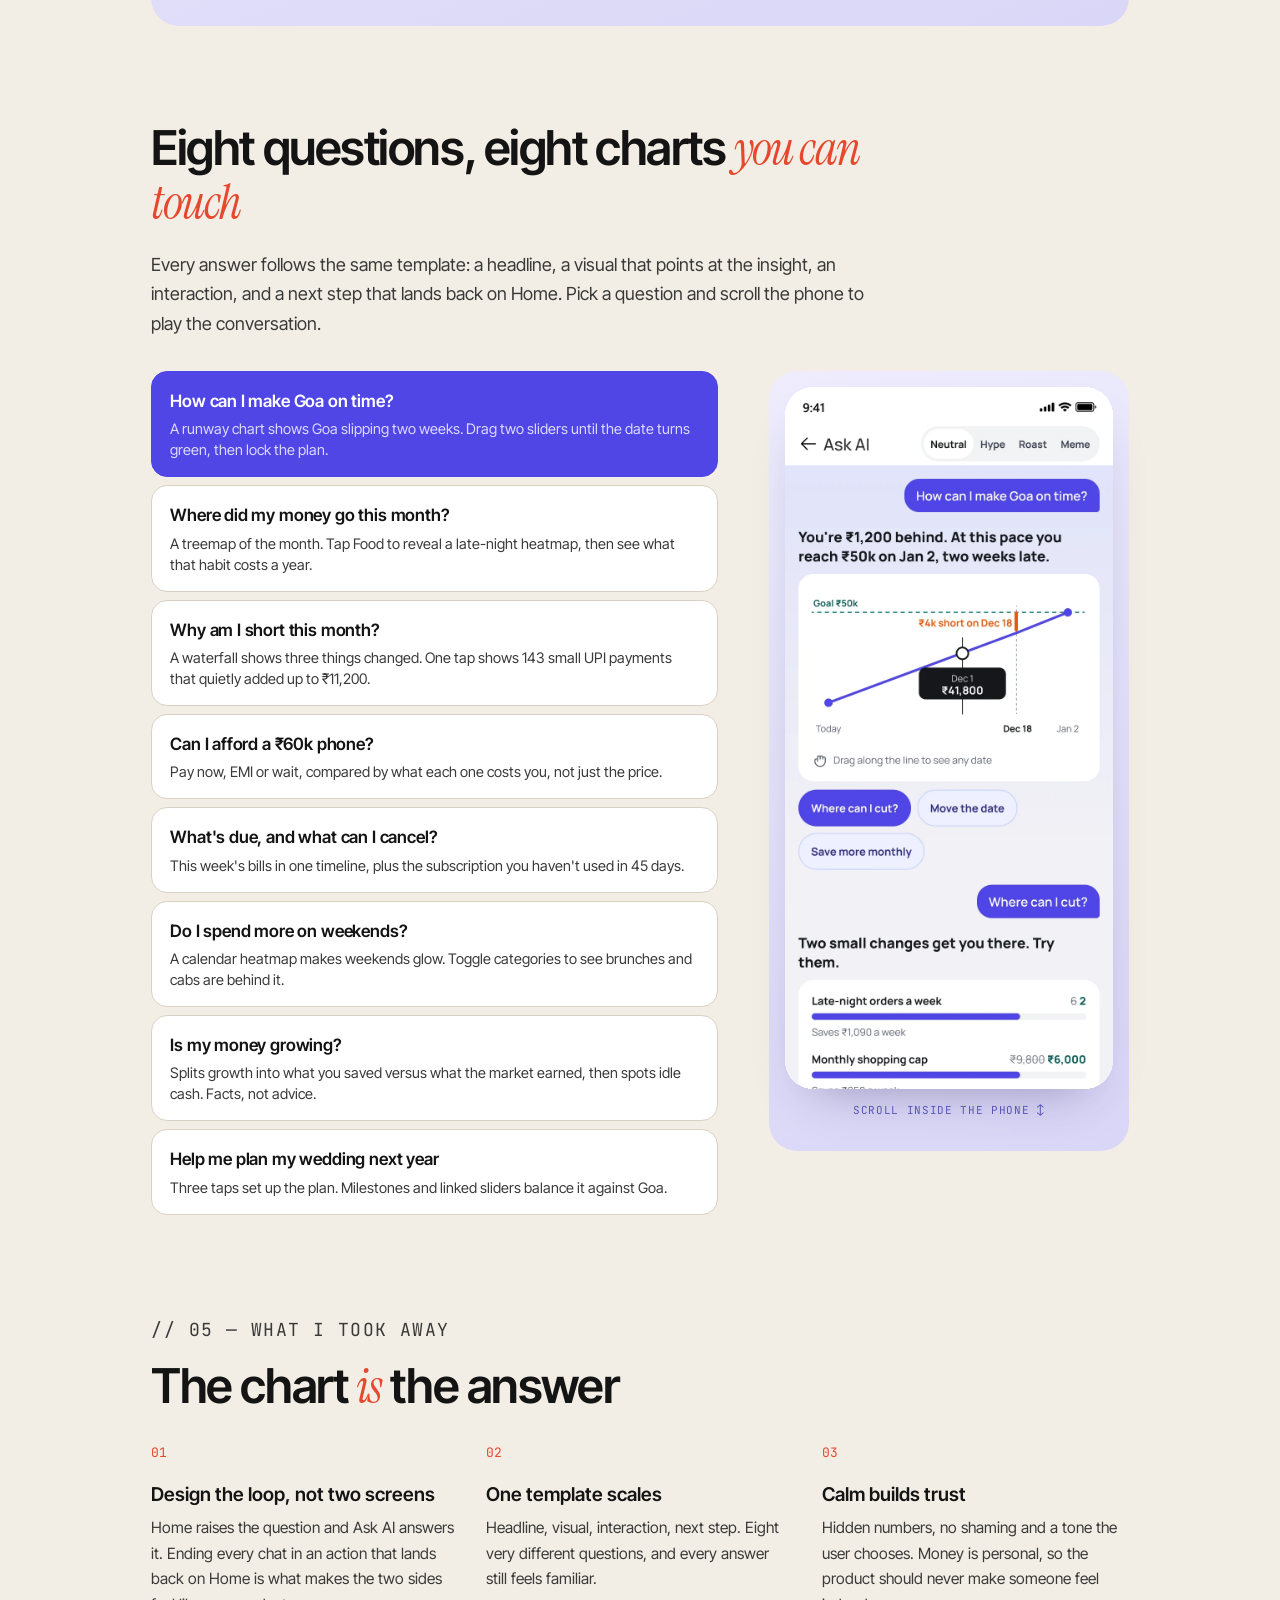
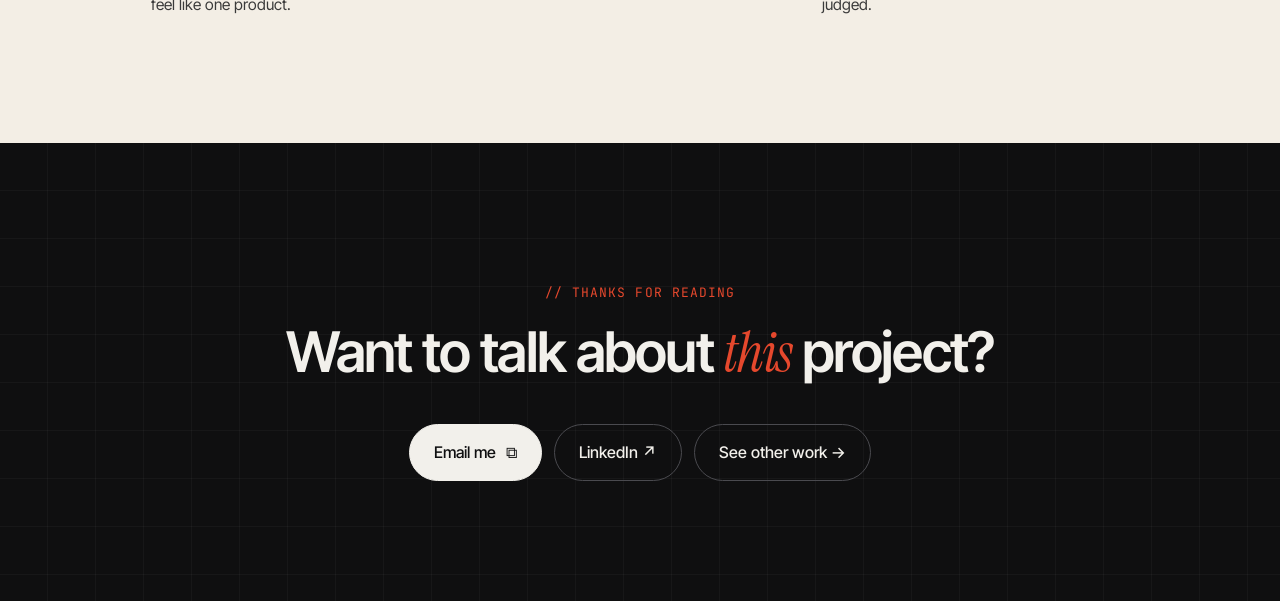
<file: nudge.html>
<!doctype html>
<html lang="en">
<head>
  <meta charset="utf-8" />
  <meta name="viewport" content="width=device-width, initial-scale=1" />
  <title>Nudge Case Study — Arshdeep Kaur</title>
  <meta name="description" content="Nudge: a personal finance app with an AI assistant that explains your money with charts you can touch — a case study by Arshdeep Kaur." />
  <link rel="preconnect" href="https://fonts.googleapis.com" />
  <link rel="preconnect" href="https://fonts.gstatic.com" crossorigin />
  <link href="https://fonts.googleapis.com/css2?family=Instrument+Serif:ital@0;1&family=Inter+Tight:wght@400;500;600;700&family=JetBrains+Mono:wght@400;500&display=swap" rel="stylesheet" />
  <link rel="stylesheet" href="styles.css?v=8" />
  <link rel="stylesheet" href="case-study.css?v=8" />
  <style>
    /* ── Nudge page ── */
    :root { --nd: #4f46e5; --nd-tint: #eceafd; --nd-ink: #2b2b2d; }
    .nudge .stage { background: linear-gradient(160deg, #eeecfd, #d9d6f7); }
    .nudge .stage figcaption { color: #5a55b8; }
    .nudge .state .phone { background: linear-gradient(160deg, #eeecfd, #d9d6f7); }

    .persona { display: grid; grid-template-columns: 1fr 1.25fr; gap: 16px; margin-top: 28px; }
    .persona-card { background: var(--nd-tint); border-radius: var(--radius); padding: 26px; }
    .persona-card .k { font-family: var(--mono); font-size: 11px; letter-spacing: .08em; color: var(--nd); }
    .persona-card h4 { font-size: 24px; font-weight: 600; letter-spacing: -.02em; margin: 8px 0 10px; }
    .persona-card p { font-size: 16px; color: #3d3b6b; margin: 0 0 14px; line-height: 1.5; }
    .persona-card blockquote { font-family: var(--serif); font-style: italic; font-size: 26px; line-height: 1.25; color: var(--ink); }
    .assume { display: grid; gap: 10px; }
    .assume div { background: #fff; border: 1px solid var(--line); border-radius: 14px; padding: 14px 18px; display: flex; gap: 14px; font-size: 15.5px; color: var(--ink-2); line-height: 1.45; }
    .assume b { font-family: var(--mono); color: var(--nd); font-size: 13px; padding-top: 2px; }

    .rules { display: grid; grid-template-columns: repeat(5, 1fr); gap: 12px; margin-top: 28px; }
    .rules .card .k { color: var(--nd); font-size: 22px; font-family: var(--sans); font-weight: 600; letter-spacing: 0; }

    .swatches { display: flex; gap: 10px; margin-top: 22px; flex-wrap: wrap; }
    .swatches span { flex: 1 1 120px; border-radius: 12px; padding: 54px 12px 10px; font-family: var(--mono); font-size: 11px; color: #fff; }

    /* Weather toggle */
    .seg { display: flex; width: 100%; gap: 2px; padding: 4px; background: #fff; border: 1px solid var(--line); border-radius: 999px; margin-bottom: 20px; }
    .seg button { flex: 1; padding: 8px 4px; border-radius: 999px; font-size: 13px; color: var(--ink-2); white-space: nowrap; }
    .seg button[aria-selected="true"] { background: var(--nd); color: #fff; }
    .weather-phone { position: relative; }
    .weather-phone img { display: block; width: 100%; height: auto; border-radius: 30px; box-shadow: 0 24px 50px -28px rgba(40,40,90,.45); transition: opacity .35s ease; }
    .weather-phone img + img { position: absolute; inset: 0; }
    .weather-phone img:not(.show) { opacity: 0; }

    .stage.tall { align-items: flex-start; }
    .stage .verdict { display: inline-block; margin-top: 8px; font-family: var(--mono); font-size: 11px; letter-spacing: .04em; padding: 4px 10px; border-radius: 999px; background: #fff; color: var(--dim); }
    .stage .verdict.pick { background: var(--nd); color: #fff; }

    .card-wall { columns: 4; column-gap: 14px; margin-top: 28px; }
    .card-wall img { display: block; width: 100%; height: auto; margin-bottom: 14px; break-inside: avoid; border-radius: 18px; background: #fff; box-shadow: 0 14px 30px -22px rgba(40,40,90,.4); }

    .tones { display: flex; flex-wrap: wrap; gap: 8px; margin: 18px 0 0; }
    .tones span { font-family: var(--mono); font-size: 12px; padding: 6px 12px; border-radius: 999px; background: #fff; border: 1px solid var(--line); }
    .tones span b { color: var(--nd); font-weight: 500; }

    /* Conversation explorer */
    .explorer { display: grid; grid-template-columns: 1fr 360px; gap: clamp(24px, 4vw, 56px); align-items: start; margin-top: 32px; }
    .qs { list-style: none; display: grid; gap: 8px; }
    .qs button { width: 100%; text-align: left; padding: 16px 18px; border-radius: 16px; background: #fff; border: 1px solid var(--line); transition: border-color .2s, background .2s; }
    .qs button:hover { border-color: var(--nd); }
    .qs button[aria-selected="true"] { background: var(--nd); border-color: var(--nd); color: #fff; }
    .qs .q { display: block; font-weight: 600; font-size: 17px; letter-spacing: -.01em; }
    .qs .a { display: block; font-size: 14.5px; line-height: 1.45; margin-top: 4px; color: var(--ink-2); }
    .qs button[aria-selected="true"] .a { color: #dcdaff; }
    .viewer { position: sticky; top: 90px; background: linear-gradient(160deg, #eeecfd, #d9d6f7); border-radius: 28px; padding: 16px; }
    .viewer .screen { height: min(720px, 78vh); overflow-y: auto; border-radius: 28px; background: #fff; box-shadow: 0 24px 50px -28px rgba(40,40,90,.45); overscroll-behavior: contain; }
    .viewer .screen img { display: none; width: 100%; height: auto; }
    .viewer .screen img.show { display: block; }
    .viewer .hint { text-align: center; font-family: var(--mono); font-size: 11px; letter-spacing: .06em; color: #5a55b8; margin-top: 12px; }

    @media (max-width: 960px) {
      .rules { grid-template-columns: 1fr 1fr; }
      .persona { grid-template-columns: 1fr; }
      .card-wall { columns: 2; }
      .explorer { grid-template-columns: 1fr; }
      .viewer { position: static; max-width: 380px; margin: 0 auto; order: -1; }
    }
    @media (max-width: 600px) {
      .rules { grid-template-columns: 1fr; }
      .qs .a { display: none; }
      .qs button[aria-selected="true"] .a { display: block; }
    }
  </style>
</head>
<body class="nudge">

  <header class="cs-bar">
    <a class="back" href="index.html">← Arshdeep Kaur</a>
    <span class="title">NUDGE · CASE STUDY</span>
    <a class="btn" href="assets/Arshdeep_Kaur_CV.pdf" target="_blank" rel="noopener">Résumé ↗</a>
  </header>

  <main>
    <!-- ───────────── Hero ───────────── -->
    <div class="cs-wrap cs-hero">
      <p class="label">// MOBILE APP · FINTECH · AI ASSISTANT</p>
      <h1>Nudge: your money, <em>explained</em></h1>
      <p class="lede">
        A personal finance app with two sides: a Home where you see your money at a glance, and an AI assistant
        you talk to when you want to understand it. The assistant doesn't wait to be asked, and it answers
        with charts you can touch instead of numbers buried in a sentence.
      </p>
    </div>

    <div class="cs-wrap">
      <div class="stage">
        <figure><img src="assets/case-studies/nudge-web/home-sunny.webp" width="786" height="1704" alt="Home screen in the Sunny state" /><figcaption>HOME</figcaption></figure>
        <figure><img src="assets/case-studies/nudge-web/ask-agent.webp" width="786" height="1704" alt="Ask AI opening with a proactive insight about weekend spending" /><figcaption>ASK AI</figcaption></figure>
        <figure><img src="assets/case-studies/nudge-web/ask-voice.webp" width="786" height="1704" alt="Voice mode listening to a question" /><figcaption>VOICE</figcaption></figure>
      </div>
    </div>

    <!-- ───────────── 01 The problem ───────────── -->
    <section class="cs-section">
      <div class="cs-wrap">
        <div class="cs-narrow">
          <p class="label">// 01 — THE PROBLEM</p>
          <h2>"I know I overspend a little. <em>I just don't know where.</em>"</h2>
          <p>
            Most money apps are very good at showing numbers and very bad at explaining them. You see ₹41,200 spent,
            but not why, not whether it matters, and not what to do about it. Nudge was designed around one person
            and four honest assumptions.
          </p>
        </div>
        <div class="persona">
          <div class="persona-card">
            <p class="k">WHO IT'S FOR</p>
            <h4>Arsh, 28 · Bengaluru</h4>
            <p>Salaried, about ₹85k a month. Pays for chai, cabs and late-night food with UPI. Saving for a Goa trip in December and a wedding next year.</p>
            <blockquote>"I know I overspend a little. I just don't know where."</blockquote>
          </div>
          <div class="assume">
            <div><b>A1</b><span>It's a financial advisor app, not a banking app with an advisor tucked inside.</span></div>
            <div><b>A2</b><span>Data syncs in near real time, not once a day, so "safe to spend today" can be trusted.</span></div>
            <div><b>A3</b><span>The user has just downloaded the app: personalisation has to be earned, starting from day one.</span></div>
            <div><b>A4</b><span>Accounts linked to the phone number are fetched automatically through Account Aggregator.</span></div>
          </div>
        </div>
      </div>
    </section>

    <!-- ───────────── 02 What it had to do ───────────── -->
    <section class="cs-section">
      <div class="cs-wrap">
        <div class="cs-narrow">
          <p class="label">// 02 — WHAT IT HAD TO DO</p>
          <h2>Three tests for <em>every</em> decision</h2>
        </div>
        <div class="cards">
          <div class="card"><p class="k">01</p><h4>Two sides, one loop</h4><p>Home is where you see. Ask AI is where you understand. Every Home card is a door into the chat, and every chat ends with something that lands back on Home.</p></div>
          <div class="card"><p class="k">02</p><h4>An agent, not a chatbot</h4><p>The AI speaks first. It notices a pattern, asks a question back, and suggests an action. It never waits on a blank text box.</p></div>
          <div class="card"><p class="k">03</p><h4>Show, don't tell</h4><p>Every answer is a chart that points at the insight: highlighted, annotated and touchable, not a number buried in a sentence.</p></div>
        </div>

        <div class="cs-narrow" style="margin-top: clamp(48px, 7vw, 80px)">
          <p class="label">// DESIGN PRINCIPLES</p>
          <h2>Five rules I designed <em>against</em></h2>
        </div>
        <div class="rules">
          <div class="card"><p class="k">1</p><h4>Explain, don't display</h4><p>Every number arrives with its "why".</p></div>
          <div class="card"><p class="k">2</p><h4>Tap before you type</h4><p>Chips first, voice and text always there. No blank-box anxiety.</p></div>
          <div class="card"><p class="k">3</p><h4>One answer template</h4><p>Headline → visual → interaction → next step. It scales to an endless chat.</p></div>
          <div class="card"><p class="k">4</p><h4>Insights end in action</h4><p>A goal, a nudge or a cap, and it lands back on Home.</p></div>
          <div class="card"><p class="k">5</p><h4>Calm by default</h4><p>Hidden numbers, no shaming, and a tone the user picks.</p></div>
        </div>
        <div class="swatches" aria-label="Colour palette">
          <span style="background:#4f46e5">PRIMARY · ACTIONS, AI</span>
          <span style="background:#dce1fa;color:#2b2b2d">TINT · CHIPS, SELECTED</span>
          <span style="background:#2b2b2d">INK · HEADLINES</span>
          <span style="background:#ea580c">WATCH · OVER PACE</span>
          <span style="background:#0f766e">GOOD · ON TRACK</span>
        </div>
      </div>
    </section>

    <!-- ───────────── 03 Home ───────────── -->
    <section class="cs-section">
      <div class="cs-wrap">
        <div class="cs-narrow">
          <p class="label">// 03 — HOME</p>
          <h2>Money weather: <em>one glance, one feeling</em></h2>
          <p>
            The calm default puts things in order: what you can spend today, what's about to leave, and what changed this month.
            On top of it, the header turns spending pace into weather you feel instantly. Same layout, different moods,
            and the state is never colour alone: it's always an icon, a word and a reason.
          </p>
        </div>

        <div class="state">
          <div class="phone">
            <div class="seg" role="tablist" aria-label="Money weather">
              <button role="tab" aria-selected="true" data-w="calm">Default</button>
              <button role="tab" aria-selected="false" data-w="sunny">☀ Sunny</button>
              <button role="tab" aria-selected="false" data-w="cloudy">☁ Cloudy</button>
              <button role="tab" aria-selected="false" data-w="rainy">☂ Rainy</button>
            </div>
            <div class="weather-phone">
              <img class="show" data-w="calm" src="assets/case-studies/nudge-web/home-calm.webp" width="786" height="1704" alt="Calm default home screen" loading="lazy" />
              <img data-w="sunny" src="assets/case-studies/nudge-web/home-sunny.webp" width="786" height="1704" alt="Home in the Sunny state: Keep Up" />
              <img data-w="cloudy" src="assets/case-studies/nudge-web/home-cloudy.webp" width="786" height="1704" alt="Home in the Cloudy state: See Why" />
              <img data-w="rainy" src="assets/case-studies/nudge-web/home-rainy.webp" width="786" height="1704" alt="Home in the Rainy state: Let's Fix It" />
            </div>
          </div>
          <div>
            <p class="day">TRY THE WEATHER</p>
            <h3>Every state comes with a next step</h3>
            <ol class="notes">
              <li><b>Sunny · Keep Up.</b> You're under pace. The header simply tells you to keep going.</li>
              <li><b>Cloudy · See Why.</b> Something is drifting. The header becomes a door into Ask AI to find out what.</li>
              <li><b>Rainy · Let's Fix It.</b> You're over pace. The header offers a fix rather than a warning.</li>
              <li><b>Safe to spend, explained.</b> <q>Limit = this month's income, minus bills and goal savings, spread over the days left.</q> The number always carries its why.</li>
              <li><b>A question back, not a verdict.</b> <q>Shopping is up 64%. Is something coming up?</q> One tap on <em>A wedding</em> or <em>Festive season</em> tags those spends and makes the next insight sharper.</li>
            </ol>
          </div>
        </div>

        <div class="sub-head" style="margin-top: clamp(56px, 8vw, 96px)">
          <div class="cs-narrow">
            <h2 style="font-size: clamp(26px, 3vw, 36px)">Three questions Home could answer</h2>
            <p>I built the full Home three ways, each around a different question, to see which one earns the first screen.</p>
          </div>
        </div>
        <div class="stage tall" style="margin-top: 24px">
          <figure><img src="assets/case-studies/nudge-web/home-today.webp" width="786" height="2976" alt="Home built around 'Am I okay to spend today?'" loading="lazy" /><figcaption>"AM I OKAY TO SPEND TODAY?"</figcaption><span class="verdict pick">Chosen</span></figure>
          <figure><img src="assets/case-studies/nudge-web/home-goal.webp" width="786" height="2832" alt="Home built around 'Am I on track for my goal?'" loading="lazy" /><figcaption>"AM I ON TRACK FOR MY GOAL?"</figcaption><span class="verdict">Empty without a goal</span></figure>
          <figure><img src="assets/case-studies/nudge-web/home-overall.webp" width="786" height="2408" alt="Home built around 'Where do I stand overall?'" loading="lazy" /><figcaption>"WHERE DO I STAND OVERALL?"</figcaption><span class="verdict">Moves monthly</span></figure>
        </div>
        <div class="cards" style="margin-top: 16px">
          <div class="card"><p class="k">Daily check-in</p><h4>Today first</h4><p>Safe to spend, bills due and one insight that asks back. It changes every day, so it earns a daily open.</p></div>
          <div class="card"><p class="k">Goal first</p><h4>Great for savers</h4><p>Progress, pace and a streak to celebrate. But for anyone without a goal yet, the first screen is empty.</p></div>
          <div class="card"><p class="k">Big picture</p><h4>Better elsewhere</h4><p>Net worth, cash flow and categories only move monthly. They work better in Accounts or as Ask AI answers.</p></div>
        </div>

        <div class="sub-head" style="margin-top: clamp(56px, 8vw, 96px)">
          <div class="cs-narrow">
            <h2 style="font-size: clamp(26px, 3vw, 36px)">A card library, every one a door into the chat</h2>
            <p>Each Home card answers one small question with a visual that points at the insight, and leads into Ask AI for the full story.</p>
          </div>
        </div>
        <div class="card-wall">
          <img src="assets/case-studies/nudge-web/card-01.webp" width="722" height="456" alt="What changed this week" loading="lazy" />
          <img src="assets/case-studies/nudge-web/card-05.webp" width="722" height="672" alt="Where it went, October treemap" loading="lazy" />
          <img src="assets/case-studies/nudge-web/card-03.webp" width="722" height="502" alt="Safe to spend: earned versus spent" loading="lazy" />
          <img src="assets/case-studies/nudge-web/card-09.webp" width="722" height="640" alt="Habits to watch: late-night orders" loading="lazy" />
          <img src="assets/case-studies/nudge-web/card-04.webp" width="722" height="628" alt="Safe to spend: today's timeline" loading="lazy" />
          <img src="assets/case-studies/nudge-web/card-08.webp" width="722" height="442" alt="October budget pace" loading="lazy" />
          <img src="assets/case-studies/nudge-web/card-11.webp" width="722" height="556" alt="This week: Friday and Saturday ran twice the average" loading="lazy" />
          <img src="assets/case-studies/nudge-web/card-02.webp" width="722" height="618" alt="In your bank: what's truly free" loading="lazy" />
          <img src="assets/case-studies/nudge-web/card-07.webp" width="722" height="602" alt="Money in versus out" loading="lazy" />
          <img src="assets/case-studies/nudge-web/card-10.webp" width="722" height="556" alt="Habits to watch: trends" loading="lazy" />
          <img src="assets/case-studies/nudge-web/card-06.webp" width="722" height="424" alt="Came in this month" loading="lazy" />
          <img src="assets/case-studies/nudge-web/card-13.webp" width="722" height="492" alt="Net worth: own versus owe" loading="lazy" />
          <img src="assets/case-studies/nudge-web/card-12.webp" width="722" height="540" alt="Net worth, hidden by default" loading="lazy" />
        </div>
      </div>
    </section>

    <!-- ───────────── 04 Ask AI ───────────── -->
    <section class="cs-section">
      <div class="cs-wrap">
        <div class="cs-narrow">
          <p class="label">// 04 — ASK AI</p>
          <h2>Opening the chat <em>without</em> a blank box</h2>
          <p>
            The chat never starts empty. It can open with something it noticed, with questions picked from your data, or with
            a map of what you can explore, and voice is always one tap away, in English, Hindi or Hinglish.
          </p>
          <div class="tones">
            <span><b>Neutral</b> · a coach</span><span><b>Hype</b> · a cheerleader</span><span><b>Roast</b> · a friend who teases you</span><span><b>Meme</b> · your group chat</span>
          </div>
          <p style="margin-top: 14px">Four tones, same facts. Only the delivery changes.</p>
        </div>
        <div class="stage" style="margin-top: 28px">
          <figure><img src="assets/case-studies/nudge-web/ask-agent.webp" width="786" height="1704" alt="Opens with an insight" loading="lazy" /><figcaption>IT SPEAKS FIRST</figcaption></figure>
          <figure><img src="assets/case-studies/nudge-web/ask-picked.webp" width="786" height="1704" alt="Questions picked from your data" loading="lazy" /><figcaption>PICKED FROM YOUR DATA</figcaption></figure>
          <figure><img src="assets/case-studies/nudge-web/ask-explore.webp" width="786" height="1704" alt="Explore by intent: understand, decide, plan, grow" loading="lazy" /><figcaption>EXPLORE BY INTENT</figcaption></figure>
        </div>

        <div class="cs-narrow" style="margin-top: clamp(56px, 8vw, 96px)">
          <h2>Eight questions, eight charts <em>you can touch</em></h2>
          <p>
            Every answer follows the same template: a headline, a visual that points at the insight, an interaction,
            and a next step that lands back on Home. Pick a question and scroll the phone to play the conversation.
          </p>
        </div>
        <div class="explorer">
          <ul class="qs" role="tablist" aria-label="Conversations">
            <li><button role="tab" aria-selected="true" data-c="goal"><span class="q">How can I make Goa on time?</span><span class="a">A runway chart shows Goa slipping two weeks. Drag two sliders until the date turns green, then lock the plan.</span></button></li>
            <li><button role="tab" aria-selected="false" data-c="where"><span class="q">Where did my money go this month?</span><span class="a">A treemap of the month. Tap Food to reveal a late-night heatmap, then see what that habit costs a year.</span></button></li>
            <li><button role="tab" aria-selected="false" data-c="short"><span class="q">Why am I short this month?</span><span class="a">A waterfall shows three things changed. One tap shows 143 small UPI payments that quietly added up to ₹11,200.</span></button></li>
            <li><button role="tab" aria-selected="false" data-c="afford"><span class="q">Can I afford a ₹60k phone?</span><span class="a">Pay now, EMI or wait, compared by what each one costs you, not just the price.</span></button></li>
            <li><button role="tab" aria-selected="false" data-c="due"><span class="q">What's due, and what can I cancel?</span><span class="a">This week's bills in one timeline, plus the subscription you haven't used in 45 days.</span></button></li>
            <li><button role="tab" aria-selected="false" data-c="weekends"><span class="q">Do I spend more on weekends?</span><span class="a">A calendar heatmap makes weekends glow. Toggle categories to see brunches and cabs are behind it.</span></button></li>
            <li><button role="tab" aria-selected="false" data-c="growing"><span class="q">Is my money growing?</span><span class="a">Splits growth into what you saved versus what the market earned, then spots idle cash. Facts, not advice.</span></button></li>
            <li><button role="tab" aria-selected="false" data-c="wedding"><span class="q">Help me plan my wedding next year</span><span class="a">Three taps set up the plan. Milestones and linked sliders balance it against Goa.</span></button></li>
          </ul>
          <div class="viewer">
            <div class="screen" tabindex="0" aria-label="Conversation screen, scrollable">
              <img class="show" data-c="goal" src="assets/case-studies/nudge-web/chat-goal.webp" width="786" height="2968" alt="Conversation: reaching the Goa goal on time" loading="lazy" />
              <img data-c="where" src="assets/case-studies/nudge-web/chat-where.webp" width="786" height="3438" alt="Conversation: where the money went" loading="lazy" />
              <img data-c="short" src="assets/case-studies/nudge-web/chat-short.webp" width="786" height="3438" alt="Conversation: why short this month" loading="lazy" />
              <img data-c="afford" src="assets/case-studies/nudge-web/chat-afford.webp" width="786" height="3438" alt="Conversation: affording a phone" loading="lazy" />
              <img data-c="due" src="assets/case-studies/nudge-web/chat-due.webp" width="786" height="2572" alt="Conversation: bills due and a subscription to cancel" loading="lazy" />
              <img data-c="weekends" src="assets/case-studies/nudge-web/chat-weekends.webp" width="786" height="3502" alt="Conversation in Roast mode: weekend spending" loading="lazy" />
              <img data-c="growing" src="assets/case-studies/nudge-web/chat-growing.webp" width="786" height="3502" alt="Conversation: is my money growing" loading="lazy" />
              <img data-c="wedding" src="assets/case-studies/nudge-web/chat-wedding.webp" width="786" height="3502" alt="Conversation in Hype mode: planning a wedding" loading="lazy" />
            </div>
            <p class="hint">SCROLL INSIDE THE PHONE ↕</p>
          </div>
        </div>
      </div>
    </section>

    <!-- ───────────── 05 Takeaways ───────────── -->
    <section class="cs-section">
      <div class="cs-wrap">
        <div class="cs-narrow">
          <p class="label">// 05 — WHAT I TOOK AWAY</p>
          <h2>The chart <em>is</em> the answer</h2>
        </div>
        <div class="learn">
          <div><p class="n">01</p><h4>Design the loop, not two screens</h4><p>Home raises the question and Ask AI answers it. Ending every chat in an action that lands back on Home is what makes the two sides feel like one product.</p></div>
          <div><p class="n">02</p><h4>One template scales</h4><p>Headline, visual, interaction, next step. Eight very different questions, and every answer still feels familiar.</p></div>
          <div><p class="n">03</p><h4>Calm builds trust</h4><p>Hidden numbers, no shaming and a tone the user chooses. Money is personal, so the product should never make someone feel judged.</p></div>
        </div>
      </div>
    </section>
  </main>

  <section class="cs-end dark">
    <p class="label">// THANKS FOR READING</p>
    <h2>Want to talk about <em>this</em> project?</h2>
    <div class="cta-row">
      <button class="btn btn-primary light copy-email" data-email="arshdeep24kaur@gmail.com">Email me <span aria-hidden="true">⧉</span></button>
      <a class="btn light-outline" href="https://www.linkedin.com/in/24arsh/" target="_blank" rel="noopener">LinkedIn ↗</a>
      <a class="btn light-outline" href="index.html#projects">See other work →</a>
    </div>
  </section>

  <div class="toast" role="status" aria-live="polite"></div>

  <script>
    // Copy email to clipboard (same behaviour as the home page)
    const toast = document.querySelector('.toast');
    document.querySelectorAll('.copy-email').forEach((btn) => {
      btn.addEventListener('click', async () => {
        const email = btn.dataset.email;
        try {
          await navigator.clipboard.writeText(email);
          toast.textContent = `Email copied — ${email}`;
          toast.classList.add('show');
          setTimeout(() => toast.classList.remove('show'), 2000);
        } catch {
          window.location.href = `mailto:${email}`;
        }
      });
    });

    // Tab-style switchers: weather states and conversations
    const switcher = (tabSel, imgSel, key) => {
      const tabs = document.querySelectorAll(tabSel);
      const imgs = document.querySelectorAll(imgSel);
      tabs.forEach((t) => t.addEventListener('click', () => {
        tabs.forEach((x) => x.setAttribute('aria-selected', x === t));
        imgs.forEach((i) => i.classList.toggle('show', i.dataset[key] === t.dataset[key]));
        const screen = imgs[0].closest('.screen');
        if (screen) screen.scrollTop = 0;
      }));
    };
    switcher('.seg [data-w]', '.weather-phone [data-w]', 'w');
    switcher('.qs [data-c]', '.viewer [data-c]', 'c');
  </script>
</body>
</html>
</file>
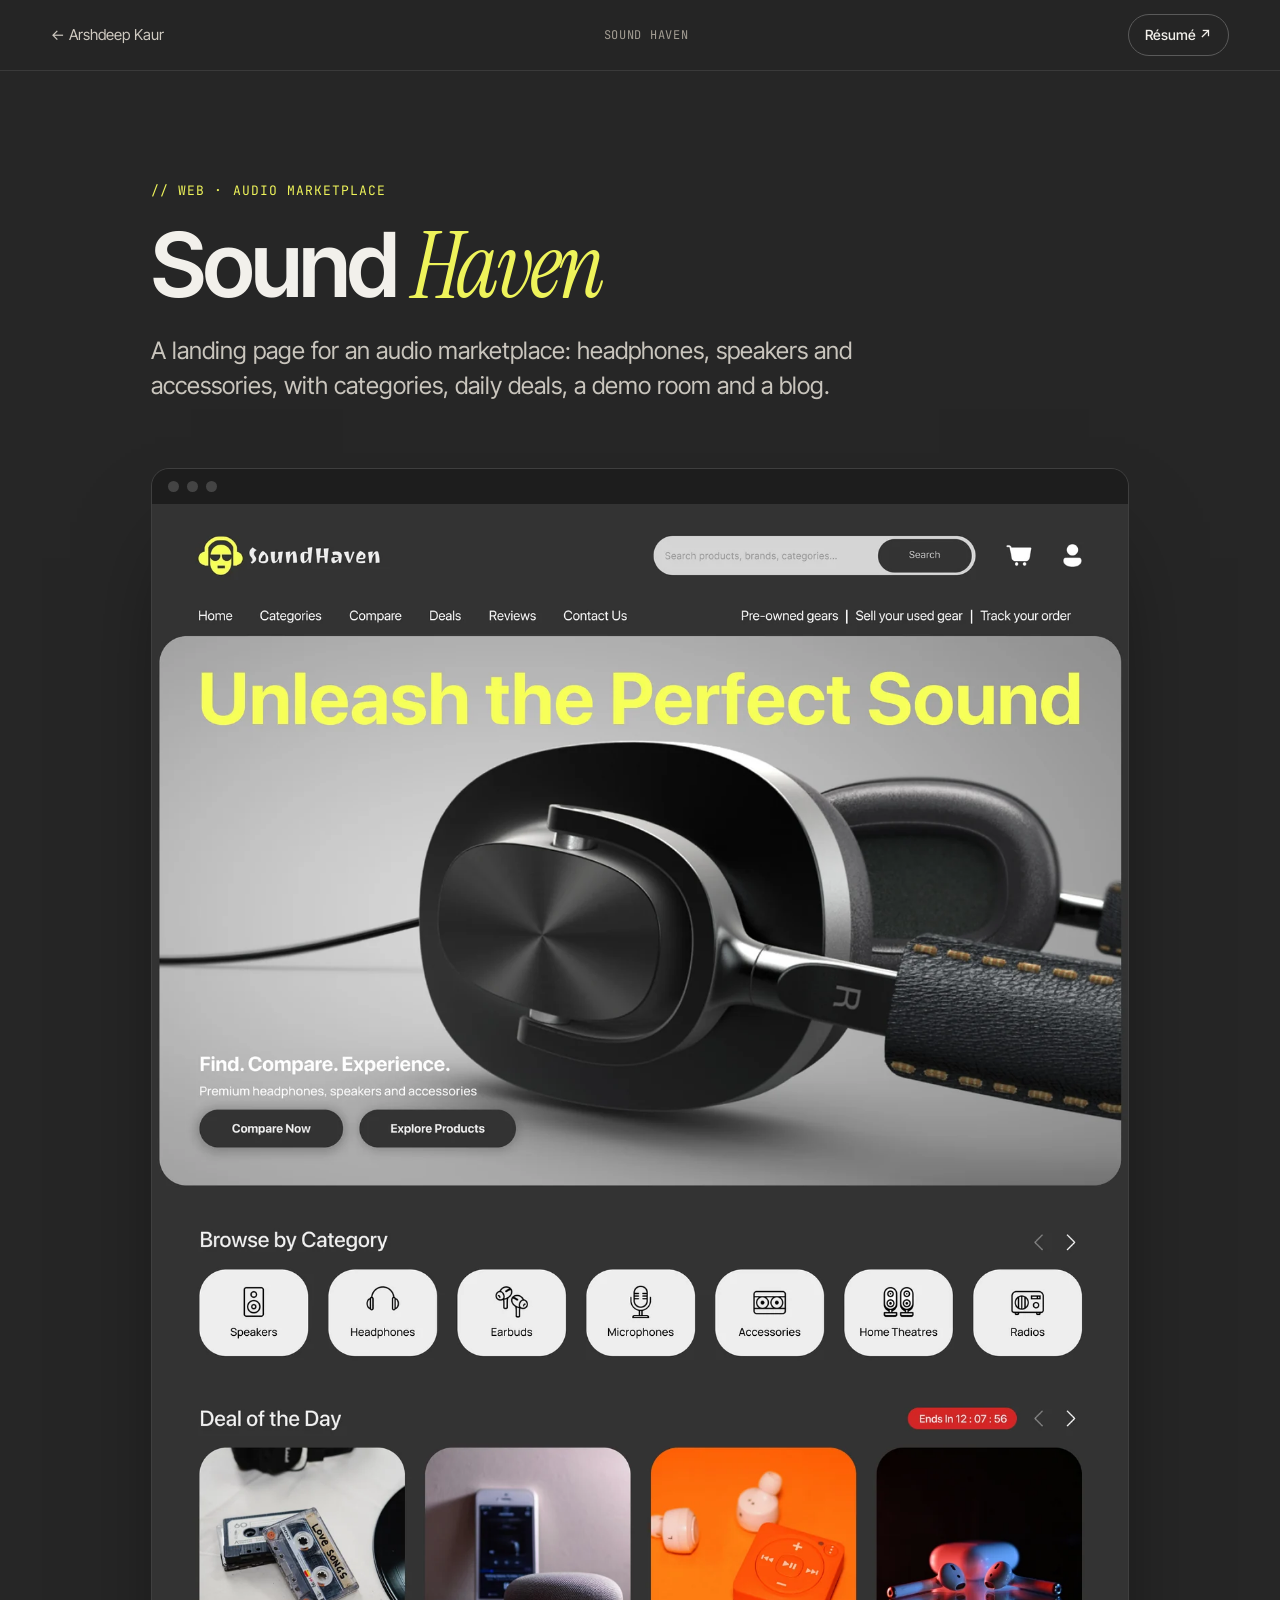
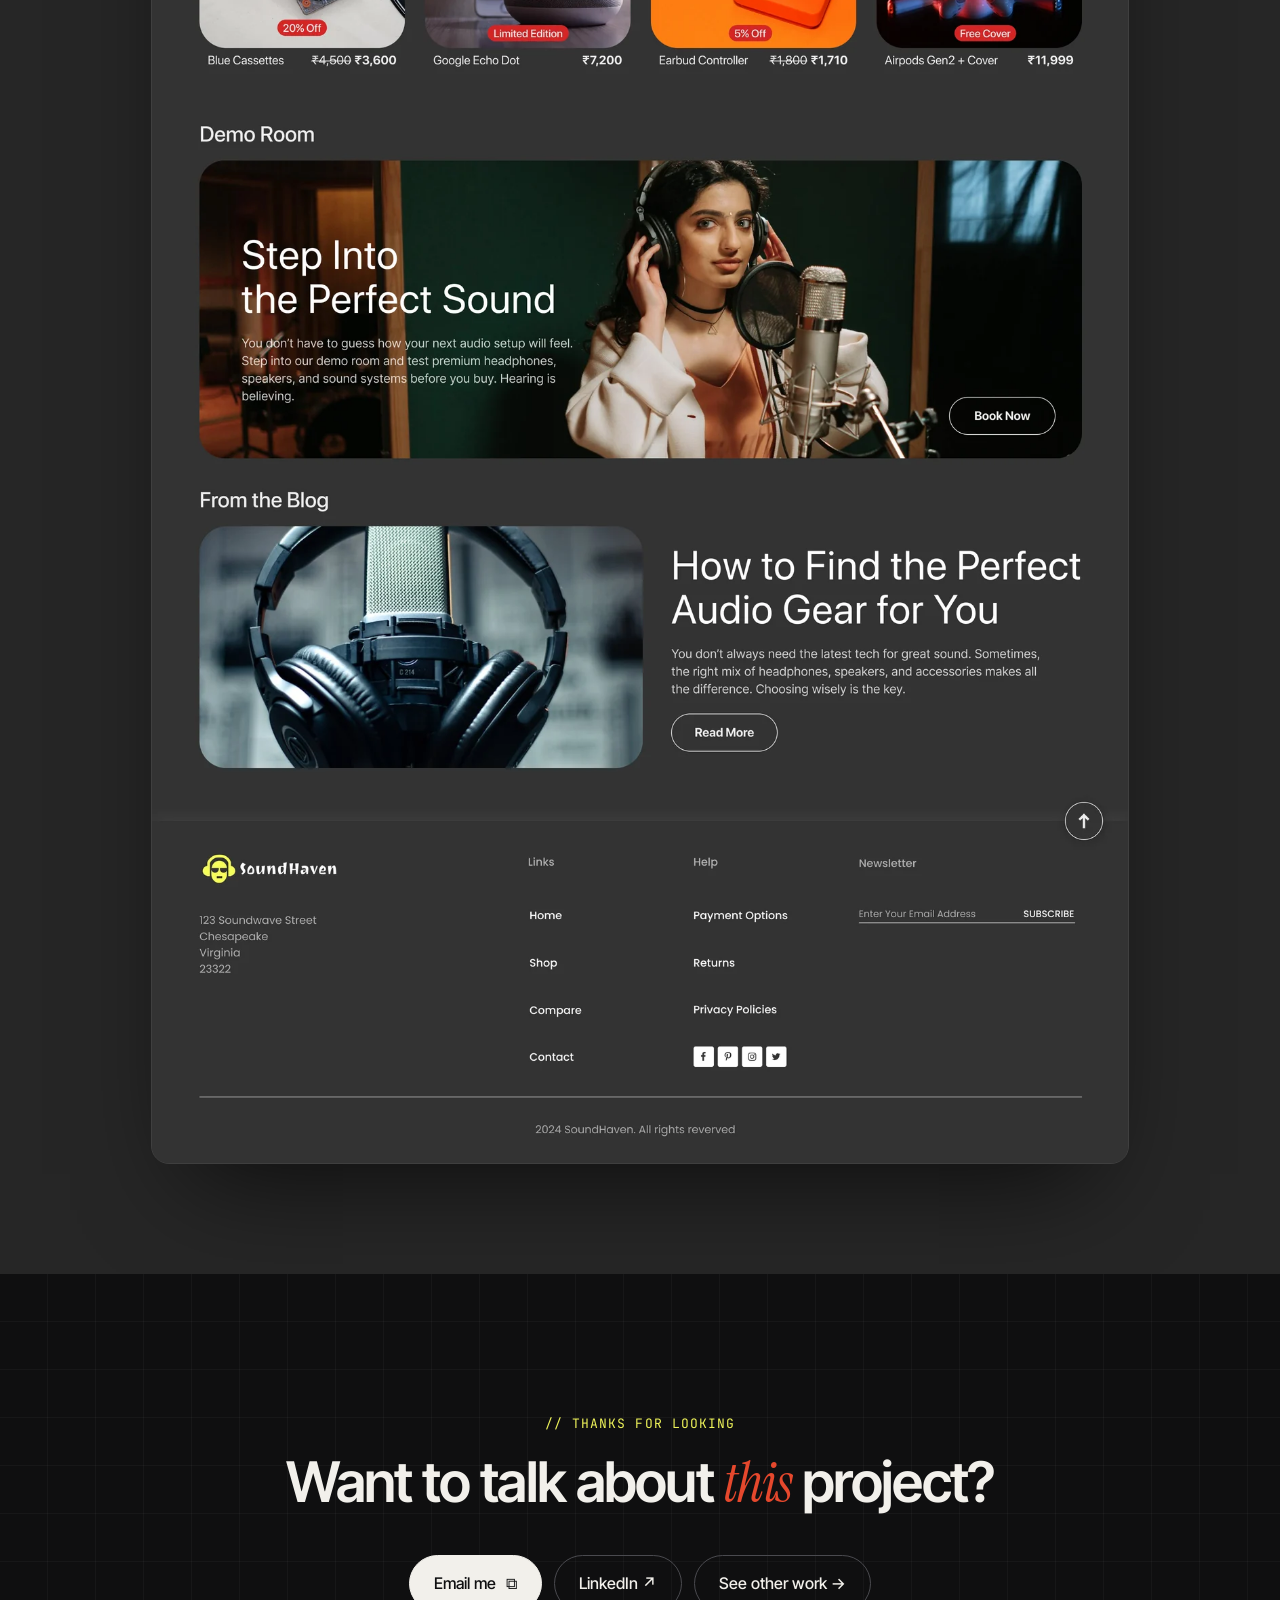
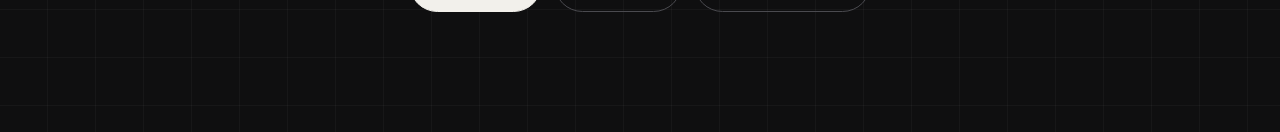
<file: sound-haven.html>
<!doctype html>
<html lang="en">
<head>
  <meta charset="utf-8" />
  <meta name="viewport" content="width=device-width, initial-scale=1" />
  <title>Sound Haven — Arshdeep Kaur</title>
  <meta name="description" content="Sound Haven: a landing page for an audio gear marketplace, designed by Arshdeep Kaur." />
  <link rel="preconnect" href="https://fonts.googleapis.com" />
  <link rel="preconnect" href="https://fonts.gstatic.com" crossorigin />
  <link href="https://fonts.googleapis.com/css2?family=Instrument+Serif:ital@0;1&family=Inter+Tight:wght@400;500;600;700&family=JetBrains+Mono:wght@400;500&display=swap" rel="stylesheet" />
  <link rel="stylesheet" href="styles.css?v=8" />
  <link rel="stylesheet" href="case-study.css?v=8" />
  <style>
    body.sound { background: #262626; color: #f2f0eb; }
    .sound .cs-bar { background: rgba(38,38,38,.88); border-bottom-color: #3a3a3a; }
    .sound .cs-bar .back { color: #cfcac1; }
    .sound .cs-bar .back:hover { color: #fff; }
    .sound .cs-bar .btn { border-color: #5a5a5a; color: #f2f0eb; }
    .sound .cs-bar .btn:hover { border-color: #f2f0eb; box-shadow: 3px 3px 0 #f2f0eb; }
    .sound .cs-hero h1 em { color: #eef35a; }
    .sound .cs-hero .lede { color: #c9c5bd; }
    .sound .label { color: #eef35a; }
    .browser { border-radius: 18px; overflow: hidden; background: #333; border: 1px solid #3f3f3f; box-shadow: 0 50px 100px -40px rgba(0,0,0,.7); margin-bottom: clamp(64px, 9vw, 110px); }
    .browser-bar { display: flex; align-items: center; gap: 8px; padding: 12px 16px; background: #1d1d1d; }
    .browser-bar i { width: 11px; height: 11px; border-radius: 50%; background: #444; }
    .browser img { display: block; width: 100%; height: auto; }
    .sound .cs-end { margin-top: 0; }
  </style>
</head>
<body class="sound">

  <header class="cs-bar">
    <a class="back" href="index.html">← Arshdeep Kaur</a>
    <span class="title">SOUND HAVEN</span>
    <a class="btn" href="assets/Arshdeep_Kaur_CV.pdf" target="_blank" rel="noopener">Résumé ↗</a>
  </header>

  <main>
    <div class="cs-wrap cs-hero">
      <p class="label">// WEB · AUDIO MARKETPLACE</p>
      <h1>Sound <em>Haven</em></h1>
      <p class="lede">A landing page for an audio marketplace: headphones, speakers and accessories, with categories, daily deals, a demo room and a blog.</p>
    </div>
    <div class="cs-wrap">
      <div class="browser">
        <div class="browser-bar"><i></i><i></i><i></i></div>
        <img src="assets/case-studies/sound-haven-web/landing.webp" width="1440" height="3335" alt="Sound Haven landing page: hero 'Unleash the Perfect Sound', browse by category, deal of the day, demo room, blog and footer" />
      </div>
    </div>
  </main>

  <section class="cs-end dark">
    <p class="label">// THANKS FOR LOOKING</p>
    <h2>Want to talk about <em>this</em> project?</h2>
    <div class="cta-row">
      <button class="btn btn-primary light copy-email" data-email="arshdeep24kaur@gmail.com">Email me <span aria-hidden="true">⧉</span></button>
      <a class="btn light-outline" href="https://www.linkedin.com/in/24arsh/" target="_blank" rel="noopener">LinkedIn ↗</a>
      <a class="btn light-outline" href="index.html#projects">See other work →</a>
    </div>
  </section>

  <div class="toast" role="status" aria-live="polite"></div>

  <script>
    const toast = document.querySelector('.toast');
    document.querySelectorAll('.copy-email').forEach((btn) => {
      btn.addEventListener('click', async () => {
        const email = btn.dataset.email;
        try {
          await navigator.clipboard.writeText(email);
          toast.textContent = `Email copied — ${email}`;
          toast.classList.add('show');
          setTimeout(() => toast.classList.remove('show'), 2000);
        } catch {
          window.location.href = `mailto:${email}`;
        }
      });
    });
  </script>
</body>
</html>
</file>
<file: styles.css>
/* ───────────── Tokens ───────────── */
:root {
  --paper: #f3eee5;
  --paper-2: #ebe4d8;
  --ink: #141414;
  --ink-2: #3a3a3a;
  --dim: #a39d93;
  --line: #d9d1c3;
  --accent: #e5482d;        /* signal / alert red */
  --ok: #3fb950;            /* "healthy" green */
  --dark: #0f0f10;
  --dark-2: #18181a;
  --dark-line: #2a2a2d;
  --dark-dim: #75736e;

  --edu: #8a7cf0;
  --eng: #3aa3ff;
  --design: #e5482d;

  --serif: "Instrument Serif", Georgia, serif;
  --sans: "Inter Tight", system-ui, -apple-system, sans-serif;
  --mono: "JetBrains Mono", ui-monospace, monospace;

  --pad: clamp(16px, 4vw, 56px);
  --radius: 18px;
}

* { box-sizing: border-box; margin: 0; padding: 0; }
html { scroll-behavior: smooth; }
body {
  background: var(--paper);
  color: var(--ink);
  font-family: var(--sans);
  font-size: 17px;
  line-height: 1.55;
  -webkit-font-smoothing: antialiased;
  overflow-x: hidden;
}
a { color: inherit; text-decoration: none; }
button { font: inherit; color: inherit; background: none; border: 0; cursor: pointer; }
em { font-family: var(--serif); font-style: italic; font-weight: 400; }
.serif { font-family: var(--serif); font-style: italic; font-weight: 400; }
.mono { font-family: var(--mono); font-size: 13px; letter-spacing: .04em; }
.small { font-size: 12px; }
.dim { color: var(--dim); }
.wrap { max-width: 1240px; margin: 0 auto; padding: 0 var(--pad); }

/* ───────────── Top bar ───────────── */
.topbar {
  position: absolute; inset: 0 0 auto 0; z-index: 5;
  display: flex; justify-content: space-between; align-items: center;
  padding: 22px var(--pad);
}
.logo { font-weight: 600; letter-spacing: -.01em; }
.logo-dot { color: var(--accent); }
.status {
  display: flex; align-items: center; gap: 10px;
  font-family: var(--mono); font-size: 12px; letter-spacing: .04em;
  padding: 8px 14px; border: 1px solid var(--line); border-radius: 999px;
  background: rgba(255,255,255,.4);
}
.pulse { width: 8px; height: 8px; border-radius: 50%; background: var(--ok); position: relative; }
.pulse::after {
  content: ""; position: absolute; inset: -4px; border-radius: 50%;
  border: 2px solid var(--ok); opacity: 0; animation: ping 2s infinite;
}
@keyframes ping { 0% { transform: scale(.5); opacity: .8; } 100% { transform: scale(1.6); opacity: 0; } }

/* ───────────── Hero ───────────── */
.hero {
  min-height: 100svh;
  display: flex; flex-direction: column; justify-content: center;
  padding: 120px var(--pad) 40px;
  max-width: 1340px; margin: 0 auto;
}
.hello { font-size: clamp(18px, 2vw, 24px); color: var(--dim); margin-bottom: 18px; }
.hello strong { color: var(--ink); font-weight: 500; }
.headline {
  font-size: clamp(40px, 7.2vw, 104px);
  line-height: 1.02; letter-spacing: -.035em; font-weight: 600;
  max-width: 14.5em;
}
.headline em { color: var(--accent); letter-spacing: -.01em; }
.sub { margin-top: 28px; font-size: clamp(16px, 1.6vw, 21px); font-weight: 500; }
.sep { color: var(--dim); margin: 0 6px; font-size: .7em; }

.cta-row { display: flex; flex-wrap: wrap; gap: 12px; margin-top: 40px; }
.btn {
  display: inline-flex; align-items: center; gap: 10px;
  padding: 15px 24px; border-radius: 999px;
  border: 1.5px solid var(--ink); font-weight: 500; font-size: 16px;
  transition: transform .2s ease, box-shadow .2s ease, background .2s;
  box-shadow: 0 0 0 var(--ink);
}
.btn:hover { transform: translate(-3px, -3px); box-shadow: 4px 4px 0 var(--ink); }
.btn-primary { background: var(--ink); color: var(--paper); }
.btn-primary:hover { box-shadow: 4px 4px 0 var(--accent); }
.btn-ghost { border-color: var(--line); font-family: var(--mono); font-size: 14px; }
.btn-ghost:hover { border-color: var(--ink); }

/* Ticker */
.ticker {
  margin-top: clamp(48px, 8vh, 96px);
  border-top: 1px solid var(--line); border-bottom: 1px solid var(--line);
  overflow: hidden; mask-image: linear-gradient(90deg, transparent, #000 8%, #000 92%, transparent);
}
.ticker-track {
  display: flex; gap: 56px; width: max-content; padding: 14px 0;
  font-family: var(--mono); font-size: 13px; letter-spacing: .03em; color: var(--ink-2);
  animation: scroll 40s linear infinite;
}
.ticker-track span::before { content: "✦"; color: var(--accent); margin-right: 14px; font-size: 11px; }
.ticker-track b { color: var(--ink); font-weight: 500; }
.ticker:hover .ticker-track { animation-play-state: paused; }
@keyframes scroll { to { transform: translateX(-50%); } }

/* ───────────── Section heads ───────────── */
section { padding: clamp(80px, 12vw, 150px) 0; }
.label { font-family: var(--mono); font-size: 13px; letter-spacing: .08em; color: var(--accent); margin-bottom: 18px; }
.section-head { margin-bottom: clamp(40px, 6vw, 72px); max-width: 980px; }
.section-head.center { text-align: center; margin-left: auto; margin-right: auto; }
.section-head h2 { font-size: clamp(30px, 4.2vw, 56px); line-height: 1.08; letter-spacing: -.03em; font-weight: 600; }
.section-head h2.big { font-size: clamp(32px, 5.2vw, 72px); }
.section-head .meta { font-family: var(--mono); font-size: 12px; letter-spacing: .06em; margin-top: 20px; color: var(--dark-dim); }

/* ───────────── Dark sections ───────────── */
.dark {
  background-color: var(--dark); color: #f2f0eb;
  background-image:
    linear-gradient(rgba(255,255,255,.035) 1px, transparent 1px),
    linear-gradient(90deg, rgba(255,255,255,.035) 1px, transparent 1px);
  background-size: 48px 48px;
  background-position: -1px -1px;
}
.dark .dim { color: var(--dark-dim); }
.work { border-radius: 32px 32px 0 0; }

/* Featured case study */
.feature { display: block; }
.feature .cover { aspect-ratio: 21 / 9; }
.feature-body { display: grid; grid-template-columns: 1.1fr 1fr; gap: 48px; margin-top: 28px; align-items: start; }
.stats { list-style: none; display: grid; grid-template-columns: 1fr 1fr; gap: 1px; background: var(--dark-line); border: 1px solid var(--dark-line); border-radius: var(--radius); overflow: hidden; }
.stats li { background: var(--dark-2); padding: 20px 22px; display: flex; flex-direction: column; gap: 4px; }
.stats b { font-size: clamp(26px, 3vw, 38px); font-weight: 600; letter-spacing: -.02em; }
.stats span { color: var(--dark-dim); font-size: 14px; line-height: 1.35; }
.read-link { display: inline-block; margin-top: 24px; padding: 12px 20px; border: 1.5px solid #4a4a4f; border-radius: 999px; font-weight: 500; transition: border-color .2s, background .2s; }
.feature:hover .read-link { border-color: #f2f0eb; background: #f2f0eb; color: var(--dark); }
.cover {
  position: relative; border-radius: var(--radius); overflow: hidden;
  background: var(--img, none) var(--pos, center) / cover no-repeat, linear-gradient(135deg, #1d1d20, #121214);
  border: 1px solid var(--dark-line);
  transition: transform .5s cubic-bezier(.2,.7,.2,1);
}
.feature:hover .cover { transform: scale(.985); }
.badge {
  position: absolute; top: 16px; left: 16px; z-index: 1;
  font-family: var(--mono); font-size: 12px; letter-spacing: .04em;
  background: rgba(15,15,16,.75); backdrop-filter: blur(8px);
  border: 1px solid rgba(255,255,255,.12); color: #fff;
  padding: 6px 12px; border-radius: 999px;
}
.num { font-family: var(--mono); color: var(--accent); font-size: 13px; letter-spacing: .08em; }
.feature h3 { font-size: clamp(26px, 3vw, 40px); line-height: 1.1; letter-spacing: -.025em; font-weight: 500; margin-top: 10px; }
.tags { color: var(--dark-dim); margin-top: 14px; font-size: 16px; }

/* ───────────── Other work ───────────── */
/* Even grid: every cover is cropped to the same 16:10 frame */
.proj-grid { display: grid; grid-template-columns: repeat(3, 1fr); gap: 44px 28px; }
.proj { display: block; min-width: 0; }
.shot {
  border-radius: var(--radius); overflow: hidden; border: 1px solid var(--line);
  background: var(--paper-2); transition: transform .5s cubic-bezier(.2,.7,.2,1);
}
.shot { aspect-ratio: 16 / 10; }
.shot img { display: block; width: 100%; height: 100%; object-fit: cover; object-position: var(--pos, center); }
.shot.portrait { aspect-ratio: 4 / 5; display: flex; justify-content: center; padding-top: 6%; background: linear-gradient(160deg, #e7e2f7, #d9d3ee); }
.shot.portrait img { width: auto; height: 100%; border-radius: 22px 22px 0 0; box-shadow: 0 20px 40px -20px rgba(0,0,0,.4); }
.proj:hover .shot { transform: scale(.985); }
.proj h3 { font-family: var(--mono); font-weight: 500; font-size: 15px; letter-spacing: .04em; margin-top: 16px; }
.proj:hover h3 { color: var(--c, var(--accent)); }
.proj:hover .shot { box-shadow: 0 0 0 2px var(--c, var(--accent)); }
.proj .mono { color: var(--dim); margin-top: 6px; font-size: 12px; }
.text-link { text-decoration: underline; text-decoration-color: var(--line); text-underline-offset: 4px; }
.text-link:hover { text-decoration-color: var(--accent); }

/* ───────────── About + Trace ───────────── */
.about { background: var(--paper-2); }
.about-cols { display: grid; grid-template-columns: 1fr 1.15fr; gap: clamp(32px, 6vw, 88px); align-items: start; }
.about-text p { margin-bottom: 18px; color: var(--ink-2); font-size: 18px; }
.about-text .mono { color: var(--dim); margin-top: 28px; }

.trace {
  --total: 13;
  background: var(--dark); color: #e9e6df; border-radius: var(--radius);
  padding: 22px 22px 18px; font-size: 14px;
  box-shadow: 0 30px 60px -30px rgba(0,0,0,.45);
}
.trace-head { display: flex; justify-content: space-between; color: var(--dark-dim); padding-bottom: 14px; border-bottom: 1px solid var(--dark-line); font-size: 12px; }
.trace-axis { position: relative; height: 28px; color: var(--dark-dim); font-size: 11px; }
.trace-axis span { position: absolute; top: 10px; left: calc(var(--at) / var(--total) * 100%); transform: translateX(-2px); }
.trace-axis span::before { content: ""; position: absolute; left: 1px; top: 18px; height: 330px; border-left: 1px dashed var(--dark-line); pointer-events: none; }
.trace { position: relative; overflow: hidden; }
.span { position: relative; padding: 12px 0 6px; }
.span-label { font-size: 14px; margin-bottom: 8px; position: relative; z-index: 1; }
.span-label b { font-weight: 600; }
.span-bar { height: 14px; position: relative; z-index: 1; }
.span-bar i {
  position: absolute; top: 0; height: 100%; border-radius: 4px;
  left: calc(var(--s) / var(--total) * 100%);
  width: calc((var(--e) - var(--s)) / var(--total) * 100%);
  background: var(--c); min-width: 6px;
  transform-origin: left; transform: scaleX(0);
  transition: transform 1s cubic-bezier(.2,.7,.2,1);
}
.trace.in .span-bar i { transform: scaleX(1); }
.trace.in .span:nth-of-type(2) .span-bar i { transition-delay: .15s; }
.trace.in .span:nth-of-type(3) .span-bar i { transition-delay: .3s; }
.trace.in .span:nth-of-type(4) .span-bar i { transition-delay: .45s; }
.trace.in .span:nth-of-type(5) .span-bar i { transition-delay: .6s; }
[data-kind="edu"] { --c: var(--edu); }
[data-kind="eng"] { --c: var(--eng); }
[data-kind="design"] { --c: var(--design); }
.live .span-bar i { box-shadow: 0 0 16px var(--design); }
.live-tag { color: var(--ok); font-family: var(--mono); font-size: 11px; margin-left: 6px; }
.trace-legend { display: flex; gap: 18px; margin-top: 18px; padding-top: 14px; border-top: 1px solid var(--dark-line); font-size: 11px; color: var(--dark-dim); }
.trace-legend span::before { content: ""; display: inline-block; width: 10px; height: 10px; border-radius: 3px; background: var(--c); margin-right: 8px; vertical-align: -1px; }

/* ───────────── Life ───────────── */
.life .section-head h2 .serif { color: var(--accent); }
.polaroids { display: flex; justify-content: center; flex-wrap: wrap; gap: 0; padding: 20px 0 40px; }
.polaroid {
  background: #fff; padding: 12px 12px 0; width: clamp(160px, 18vw, 222px);
  box-shadow: 0 16px 40px -18px rgba(0,0,0,.35);
  transform: rotate(var(--r)); margin: 0 -6px 24px;
  transition: transform .35s cubic-bezier(.2,.7,.2,1), z-index 0s;
  position: relative;
}
.polaroid:hover { transform: rotate(0) scale(1.08) translateY(-10px); z-index: 3; }
.polaroid .pic {
  aspect-ratio: 4 / 5; background: var(--img, none) var(--pos, center) / cover no-repeat,
    linear-gradient(160deg, #d9cbb5, #b9a789);
}
.polaroid figcaption { font-family: var(--serif); font-style: italic; font-size: 16px; line-height: 1.2; text-align: center; padding: 10px 4px 14px; color: var(--ink-2); }
.insta-row { display: flex; justify-content: center; flex-wrap: wrap; gap: 12px; }
.insta {
  display: inline-flex; align-items: center; gap: 10px; padding: 12px 20px; border-radius: 999px;
  border: 1px solid var(--line); background: #fff; font-family: var(--mono); font-size: 14px;
  transition: border-color .2s, transform .2s;
}
.insta:hover { border-color: var(--ink); transform: translateY(-2px); }
.insta-ico { color: var(--accent); font-size: 18px; }

/* ───────────── Contact ───────────── */
.contact { padding-bottom: 140px; }
.contact .label { color: var(--accent); }
.contact-title { font-size: clamp(40px, 7vw, 100px); line-height: 1.02; letter-spacing: -.035em; font-weight: 600; max-width: 12em; }
.contact-title em { color: var(--accent); }
.btn.light { background: #f2f0eb; color: var(--dark); border-color: #f2f0eb; }
.btn.light:hover { box-shadow: 4px 4px 0 var(--accent); }
.btn.light-outline { border-color: #4a4a4f; color: #f2f0eb; }
.btn.light-outline:hover { border-color: #f2f0eb; box-shadow: 4px 4px 0 #f2f0eb; }
.foot { display: flex; justify-content: space-between; flex-wrap: wrap; gap: 8px; margin-top: 100px; padding-top: 24px; border-top: 1px solid var(--dark-line); color: var(--dark-dim); font-size: 12px; }

/* ───────────── Dock ───────────── */
.dock {
  position: fixed; left: 50%; bottom: 20px; z-index: 20;
  transform: translate(-50%, 140%); opacity: 0;
  display: flex; align-items: center; gap: 4px; padding: 6px;
  background: rgba(20,20,20,.82); backdrop-filter: blur(14px) saturate(1.4);
  border: 1px solid rgba(255,255,255,.08); border-radius: 999px;
  box-shadow: 0 20px 40px -12px rgba(0,0,0,.4);
  transition: transform .45s cubic-bezier(.2,.7,.2,1), opacity .3s;
}
.dock.show { transform: translate(-50%, 0); opacity: 1; }
.dock a { color: #cfcac1; font-size: 14px; padding: 9px 14px; border-radius: 999px; transition: background .2s, color .2s; white-space: nowrap; }
.dock a:hover, .dock a.active { color: #fff; background: rgba(255,255,255,.1); }
.dock .dock-cta { background: var(--accent); color: #fff; font-weight: 500; }
.dock .dock-cta:hover { background: #ff5a3c; }

/* Toast */
.toast {
  position: fixed; top: 20px; left: 50%; transform: translate(-50%, -150%);
  background: var(--ink); color: var(--paper); padding: 10px 18px; border-radius: 999px;
  font-family: var(--mono); font-size: 13px; z-index: 30; transition: transform .35s ease, visibility .35s; visibility: hidden;
}
.toast.show { transform: translate(-50%, 0); visibility: visible; }

/* Reveal on scroll */
.reveal { opacity: 0; transform: translateY(28px); transition: opacity .8s ease, transform .8s cubic-bezier(.2,.7,.2,1); }
.reveal.in { opacity: 1; transform: none; }

/* ───────────── Responsive ───────────── */
@media (max-width: 900px) {
  .feature .cover { aspect-ratio: 16 / 10; }
  .feature-body { grid-template-columns: 1fr; gap: 28px; }
  .proj-grid { grid-template-columns: repeat(2, 1fr); }
  .about-cols { grid-template-columns: 1fr; }
}
@media (max-width: 600px) {
  .status { display: none; }
  .proj-grid { grid-template-columns: 1fr; }
  .dock a { padding: 8px 10px; font-size: 13px; }
  .dock a[href="#life"] { display: none; }
  .polaroid { margin: 0 -10px 18px; width: 44vw; }
  .btn { padding: 13px 18px; font-size: 15px; }
  .btn-ghost .copy-label { font-size: 12px; }
}
@media (prefers-reduced-motion: reduce) {
  *, *::before, *::after { animation: none !important; transition: none !important; }
  .reveal { opacity: 1; transform: none; }
  .span-bar i { transform: none; }
}
</file>
<file: case-study.css>
/* ───────────── Written case study pages (shared) ─────────────
   Builds on styles.css tokens. Used by hoomanely.html; reuse for future case studies. */

.cs-bar {
  position: sticky; top: 0; z-index: 10;
  display: flex; justify-content: space-between; align-items: center; gap: 16px;
  padding: 14px var(--pad);
  background: rgba(243,238,229,.85); backdrop-filter: blur(12px);
  border-bottom: 1px solid var(--line);
}
.cs-bar .back { font-size: 15px; color: var(--ink-2); transition: color .2s; }
.cs-bar .back:hover { color: var(--ink); }
.cs-bar .title { font-family: var(--mono); font-size: 12px; letter-spacing: .06em; color: var(--dim); }
.cs-bar .btn { padding: 9px 16px; font-size: 14px; }

.cs-wrap { max-width: 1080px; margin: 0 auto; padding: 0 var(--pad); }
.cs-narrow { max-width: 720px; }

/* Hero */
.cs-hero { padding-top: clamp(56px, 9vw, 110px); padding-bottom: clamp(40px, 6vw, 64px); }
.cs-hero h1 { font-size: clamp(42px, 7vw, 92px); line-height: 1.02; letter-spacing: -.035em; font-weight: 600; }
.cs-hero h1 em { color: var(--accent); }
.cs-hero .lede { font-size: clamp(19px, 2vw, 24px); color: var(--ink-2); margin-top: 22px; max-width: 34em; line-height: 1.45; }
.cs-meta { display: grid; grid-template-columns: repeat(4, 1fr); gap: 1px; margin-top: 44px; background: var(--line); border: 1px solid var(--line); border-radius: var(--radius); overflow: hidden; }
.cs-meta div { background: var(--paper); padding: 18px 20px; }
.cs-meta dt { font-family: var(--mono); font-size: 11px; letter-spacing: .08em; color: var(--dim); text-transform: uppercase; }
.cs-meta dd { margin-top: 6px; font-weight: 500; font-size: 16px; line-height: 1.35; }

/* Lavender stage that holds the phone screens */
.stage {
  background: linear-gradient(160deg, #eceef7, #d3d7ea);
  border-radius: 28px; padding: clamp(28px, 5vw, 64px) clamp(16px, 4vw, 48px);
  display: flex; justify-content: center; align-items: flex-start; gap: clamp(14px, 3vw, 40px);
}
.stage figure { flex: 0 1 300px; text-align: center; }
.stage img { display: block; width: 100%; height: auto; border-radius: 34px; box-shadow: 0 30px 60px -30px rgba(40,40,90,.45); }
.stage figcaption { font-family: var(--mono); font-size: 12px; letter-spacing: .06em; color: #5b6396; margin-top: 16px; }
.stage.single img { border-radius: 14px; }
.stage.single figure { flex-basis: 760px; }

/* Body sections */
.cs-section { padding: clamp(56px, 8vw, 100px) 0 0; }
.cs-section h2 { font-size: clamp(30px, 4vw, 48px); line-height: 1.1; letter-spacing: -.03em; font-weight: 600; margin-bottom: 20px; }
.cs-section h2 em { color: var(--accent); }
.cs-section h3 { font-size: 21px; font-weight: 600; letter-spacing: -.01em; margin: 28px 0 8px; }
.cs-section p { font-size: 18px; color: var(--ink-2); margin-bottom: 16px; line-height: 1.65; }
.cs-section p strong { color: var(--ink); font-weight: 600; }

.pull {
  font-family: var(--serif); font-style: italic; font-size: clamp(24px, 3vw, 34px); line-height: 1.3;
  color: var(--ink); border-left: 3px solid var(--accent); padding: 4px 0 4px 24px; margin: 32px 0;
}
.pull cite { display: block; font-family: var(--mono); font-style: normal; font-size: 12px; letter-spacing: .06em; color: var(--dim); margin-top: 12px; }

/* Cards */
.cards { display: grid; grid-template-columns: repeat(3, 1fr); gap: 16px; margin-top: 28px; }
.cards.two { grid-template-columns: repeat(2, 1fr); }
.card { background: #fff; border: 1px solid var(--line); border-radius: var(--radius); padding: 22px 22px 20px; }
.card .k { font-family: var(--mono); font-size: 11px; letter-spacing: .08em; color: var(--accent); text-transform: uppercase; }
.card h4 { font-size: 19px; font-weight: 600; margin: 8px 0 6px; letter-spacing: -.01em; }
.card p { font-size: 15.5px; margin: 0; line-height: 1.5; }
.card .strike { text-decoration: line-through; text-decoration-color: var(--accent); color: var(--dim); }

/* Rule block */
.rule {
  background: var(--dark); color: #e9e6df; border-radius: 24px;
  padding: clamp(28px, 5vw, 56px); margin-top: 28px;
}
.rule .k { font-family: var(--mono); font-size: 12px; letter-spacing: .08em; color: var(--dark-dim); margin-bottom: 18px; }
.rule p { color: #e9e6df; font-size: clamp(18px, 1.9vw, 21px); line-height: 1.6; margin-bottom: 18px; }
.rule p:last-child { margin-bottom: 0; }
.rule em { color: #ff7a5c; }

/* State walkthroughs: phone + annotations */
.state { display: grid; grid-template-columns: 320px 1fr; gap: clamp(28px, 5vw, 72px); align-items: start; margin-top: 40px; }
.state .phone { position: sticky; top: 90px; background: linear-gradient(160deg, #eceef7, #d3d7ea); border-radius: 28px; padding: 22px; }
.state .phone img { display: block; width: 100%; height: auto; border-radius: 30px; box-shadow: 0 24px 50px -28px rgba(40,40,90,.45); }
.state .day { font-family: var(--mono); font-size: 13px; letter-spacing: .08em; color: var(--accent); }
.state h3 { font-size: clamp(26px, 3vw, 36px); line-height: 1.15; letter-spacing: -.025em; margin: 8px 0 14px; font-weight: 600; }
.state .speaks { display: inline-block; font-family: var(--mono); font-size: 12px; letter-spacing: .04em; padding: 6px 12px; border-radius: 999px; background: #fff; border: 1px solid var(--line); margin-bottom: 18px; }
.notes { list-style: none; counter-reset: n; margin-top: 8px; }
.notes li { counter-increment: n; position: relative; padding: 16px 0 16px 46px; border-top: 1px solid var(--line); font-size: 16.5px; color: var(--ink-2); line-height: 1.55; }
.notes li::before {
  content: counter(n); position: absolute; left: 0; top: 16px;
  width: 28px; height: 28px; border-radius: 50%; background: var(--ink); color: var(--paper);
  font-family: var(--mono); font-size: 12px; display: grid; place-items: center;
}
.notes b { color: var(--ink); font-weight: 600; }
.notes q { font-style: italic; color: var(--ink); }

/* Comparison table */
.compare-scroll { overflow-x: auto; margin-top: 28px; border: 1px solid var(--line); border-radius: var(--radius); background: #fff; }
.compare { width: 100%; border-collapse: collapse; min-width: 680px; font-size: 15.5px; }
.compare th, .compare td { text-align: left; padding: 16px 18px; border-bottom: 1px solid var(--line); vertical-align: top; line-height: 1.45; }
.compare tr:last-child td { border-bottom: 0; }
.compare thead th { font-family: var(--mono); font-size: 12px; letter-spacing: .06em; color: var(--dim); font-weight: 500; background: var(--paper); }
.compare tbody th { font-weight: 600; width: 22%; }
.compare td { color: var(--ink-2); }

/* Learnings */
.learn { display: grid; grid-template-columns: repeat(3, 1fr); gap: 28px; margin-top: 28px; }
.learn .n { font-family: var(--mono); color: var(--accent); font-size: 13px; }
.learn h4 { font-size: 19px; font-weight: 600; margin: 8px 0 6px; }
.learn p { font-size: 15.5px; }

/* End */
.cs-end { text-align: center; padding: clamp(80px, 12vw, 140px) var(--pad) 120px; margin-top: clamp(64px, 9vw, 110px); }
.cs-end h2 { font-size: clamp(30px, 4.5vw, 56px); font-weight: 600; letter-spacing: -.03em; line-height: 1.1; }
.cs-end h2 em { color: var(--accent); }
.cs-end .cta-row { justify-content: center; }

@media (max-width: 860px) {
  .cs-meta { grid-template-columns: 1fr 1fr; }
  .cards, .learn { grid-template-columns: 1fr; }
  .cards.two { grid-template-columns: 1fr; }
  .state { grid-template-columns: 1fr; }
  .state .phone { position: static; max-width: 340px; margin: 0 auto; }
}
@media (max-width: 600px) {
  .cs-bar .title { display: none; }
  .stage { gap: 8px; padding: 20px 10px; border-radius: 20px; }
  .stage img { border-radius: 16px; }
  .stage figcaption { font-size: 10px; }
}
</file>
